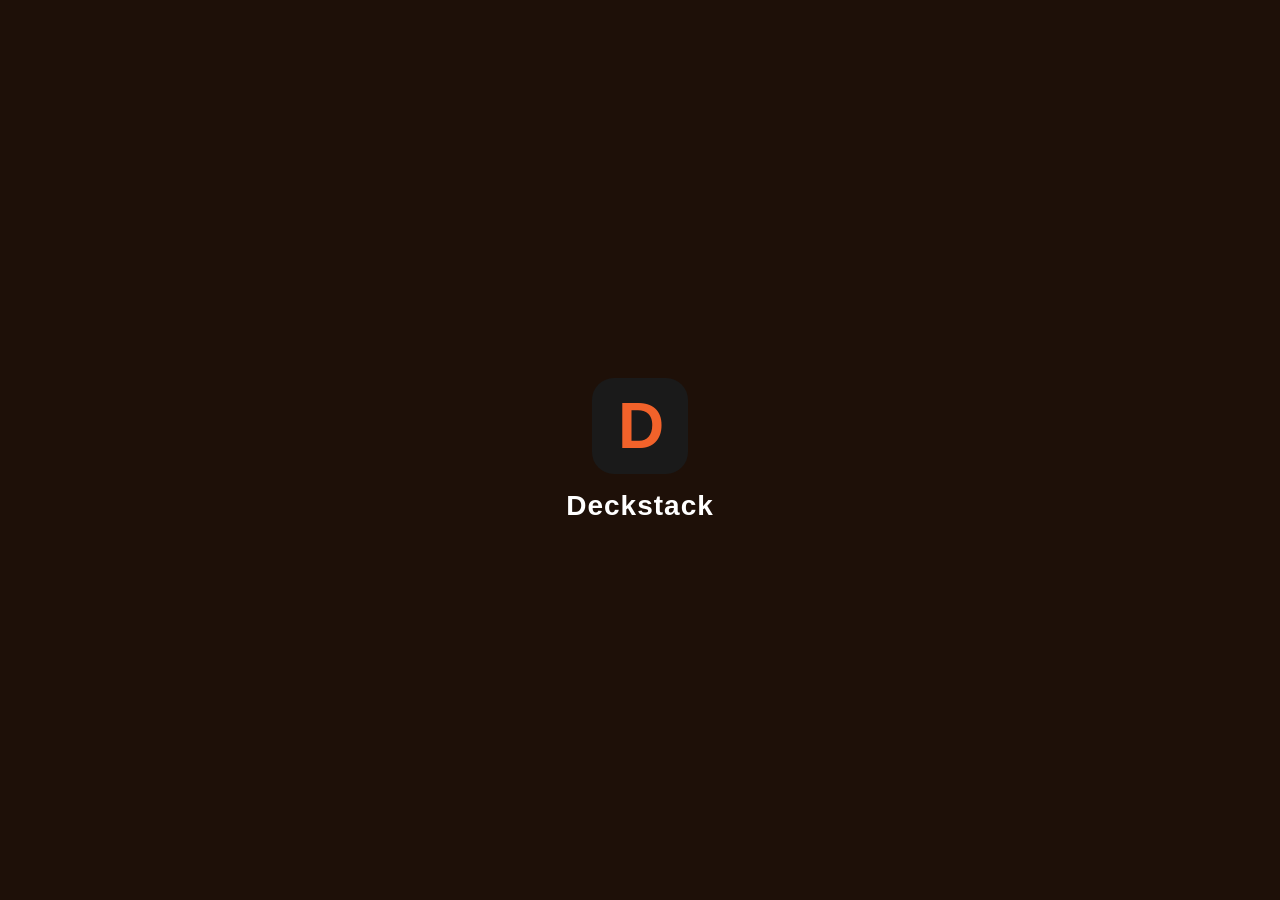
<file: index.html>
<!DOCTYPE html>
<html lang="en">
<head>
  <meta charset="UTF-8" />
  <meta name="viewport" content="width=device-width, initial-scale=1.0, user-scalable=no, viewport-fit=cover" />
  <meta name="apple-mobile-web-app-capable" content="yes" />
  <meta name="mobile-web-app-capable" content="yes" />
  <meta name="apple-mobile-web-app-status-bar-style" content="default" />
  <meta name="apple-mobile-web-app-title" content="Deckstack" />
  <link rel="manifest" href="manifest.json?v=13008" />
  <title>Deckstack</title>
  <link rel="apple-touch-icon" href="apple-touch-icon.png">
  <link rel="stylesheet" href="css/style.css?v=13008" />
  <link rel="stylesheet" href="css/tabler/tabler-icons.min.css?v=13008" />
</head>
<body>

<!-- SPLASH SCREEN -->
<div id="splashScreen">
  <div id="splashLogo">D</div>
  <div id="splashName">Deckstack</div>
</div>

<!-- ONBOARDING (first run only) -->
<div id="onboardingScreen" style="display:none;">
  <div class="ob-top">
    <div class="ob-dots" id="obDots"></div>
    <button class="ob-skip" id="obSkipBtn">Skip</button>
  </div>

  <!-- Step 1 — Welcome -->
  <div class="ob-step" data-step="0">
    <div class="ob-logo">D</div>
    <h1 class="ob-title">Welcome to Deckstack</h1>
    <p class="ob-text">You've read the books. You know the advice.<br><strong>Deckstack is where you practice it.</strong></p>
    <p class="ob-text ob-text--dim">Communication strategies you rehearse like flashcards — so they're actually there when a real conversation needs them.</p>
  </div>

  <!-- Step 2 — Habit question -->
  <div class="ob-step" data-step="1" style="display:none;">
    <h2 class="ob-title">Be honest —</h2>
    <p class="ob-text">How often do you read great advice&hellip; and then never get to use it?</p>
    <div class="ob-options" data-key="habit" data-type="single">
      <button class="ob-option" data-val="always">All the time</button>
      <button class="ob-option" data-val="sometimes">Sometimes</button>
      <button class="ob-option" data-val="new">I'm new to this</button>
    </div>
    <p class="ob-text ob-text--dim ob-reassure" style="visibility:hidden;">That's exactly the gap Deckstack closes: knowing &rarr; doing.</p>
  </div>

  <!-- Step 3 — Interests -->
  <div class="ob-step" data-step="2" style="display:none;">
    <h2 class="ob-title">What would you like to get better at?</h2>
    <p class="ob-text ob-text--dim">Pick as many as you like.</p>
    <div class="ob-options ob-options--chips" data-key="interests" data-type="multi">
      <button class="ob-option" data-val="starting">Starting conversations</button>
      <button class="ob-option" data-val="conversation">Keeping conversations going</button>
      <button class="ob-option" data-val="listening">Listening &amp; understanding</button>
      <button class="ob-option" data-val="depth">Deeper conversations</button>
      <button class="ob-option" data-val="boundaries">Saying no &amp; asking for things</button>
      <button class="ob-option" data-val="assertive">Standing your ground under pressure</button>
      <button class="ob-option" data-val="conflict">Conflict &amp; difficult emotions</button>
      <button class="ob-option" data-val="feedback">Giving &amp; receiving feedback</button>
      <button class="ob-option" data-val="repair">Apologising &amp; repair</button>
      <button class="ob-option" data-val="persuasion">Persuading &amp; disagreeing</button>
      <button class="ob-option" data-val="storytelling">Explaining &amp; telling stories</button>
      <button class="ob-option" data-val="humour">Humour &amp; banter</button>
    </div>
  </div>

  <!-- Step 4 — Training style -->
  <div class="ob-step" data-step="3" style="display:none;">
    <h2 class="ob-title">How do you like to train?</h2>
    <div class="ob-options" data-key="style" data-type="single">
      <button class="ob-option" data-val="cards">Short, focused card sessions</button>
      <button class="ob-option" data-val="handsfree">Handsfree — while walking or doing chores</button>
      <button class="ob-option" data-val="both">Both</button>
    </div>
  </div>

  <!-- Step 5 — How it works -->
  <div class="ob-step" data-step="4" style="display:none;">
    <h2 class="ob-title">Here's the idea</h2>
    <div class="ob-how">
      <div class="ob-how-row"><span class="ob-how-num">1</span><p>Pick a strategy &mdash; like <em>starting a conversation</em> or <em>asking questions</em>.</p></div>
      <div class="ob-how-row"><span class="ob-how-num">2</span><p>A card shows you a real situation. Pause. <strong>Visualize how you'd respond.</strong></p></div>
      <div class="ob-how-row"><span class="ob-how-num">3</span><p>Flip the card for a strong example &mdash; then make it your own.</p></div>
    </div>
    <p class="ob-text ob-text--dim">A few cards a day, and the strategies start showing up in real conversations.</p>
  </div>

  <!-- Step 6 — Handsfree explainer (v1.26.40) -->
  <div class="ob-step" data-step="5" style="display:none;">
    <h2 class="ob-title">Or go handsfree</h2>
    <p class="ob-text">Train with your ears &mdash; while walking, doing dishes, or commuting.</p>
    <div class="ob-how">
      <div class="ob-how-row"><span class="ob-how-num">1</span><p>The situation on the card is <strong>read aloud</strong> to you.</p></div>
      <div class="ob-how-row"><span class="ob-how-num">2</span><p>You get <strong>thinking time</strong> to form your own response in your head.</p></div>
      <div class="ob-how-row"><span class="ob-how-num">3</span><p>Then a strong suggested response is read aloud &mdash; compare it with yours.</p></div>
    </div>
    <p class="ob-text ob-text--dim">Everything is adjustable in the handsfree settings &mdash; like how much thinking time you get, the voice, and the pace.</p>
  </div>

  <!-- Step 7 — Settling tip (v1.26.66) -->
  <div class="ob-step" data-step="6" style="display:none;">
    <h2 class="ob-title">One tip before you start</h2>
    <p class="ob-text">Don&rsquo;t use tomorrow what you only learned yesterday.</p>
    <p class="ob-text">A strategy you&rsquo;ve just met still sounds like a strategy. Let it sit, rehearse it a few times, and it starts coming out in <strong>your own voice</strong>.</p>
    <p class="ob-text ob-text--dim">Rehearse now. Use it when it stops feeling new.</p>
    <p class="ob-text ob-text--dim ob-disclaimer">Deckstack is a practice tool, not therapy or professional advice. What you say, and when you say it, is always your own call.</p>
  </div>

  <div class="ob-bottom">
    <button class="ob-next" id="obNextBtn">Continue</button>
  </div>
</div>

<!-- PACK INTRO (v1.26.44) — filled and shown by initPackIntros in app-system.js -->
<div id="packIntroScreen" style="display:none;"></div>

<div class="dashboard-screen" id="dashboardScreen">

  <!-- Hero banner: search + settings + welcome -->
  <div class="dash-hero" id="dashHero">
    <div class="home-topbar dash-topbar">
      <div class="dash-search-bar" id="dashSearchBar">
        <span class="dash-search-icon"><svg width="16" height="16" viewBox="0 0 16 16" fill="none" stroke="#aaa" stroke-width="1.8" stroke-linecap="round"><circle cx="6.5" cy="6.5" r="4.5"/><line x1="10" y1="10" x2="14" y2="14"/></svg></span>
        <input class="dash-search-input" id="dashSearchInput" type="text" placeholder="Search" autocomplete="off" autocorrect="off" spellcheck="false" />
        <button class="dash-search-clear" id="dashSearchClear" style="display:none;">&#x2715;</button>
      </div>
      <button class="topbar-btn dash-cancel-btn" id="homeSettingsBtn" title="Settings"><svg width="22" height="22" viewBox="0 0 32 32" fill="none" stroke="currentColor" stroke-width="1.8" stroke-linecap="round" stroke-linejoin="round" aria-hidden="true"><path d="M13 4.5h6l.7 3a7.5 7.5 0 0 1 2.3 1.35l2.9-.9 3 5.2-2.3 1.8a7.5 7.5 0 0 1 0 2.1l2.3 1.8-3 5.2-2.9-.9a7.5 7.5 0 0 1-2.3 1.35l-.7 3H13l-.7-3a7.5 7.5 0 0 1-2.3-1.35l-2.9.9-3-5.2 2.3-1.8a7.5 7.5 0 0 1 0-2.1L4.1 14.1l3-5.2 2.9.9A7.5 7.5 0 0 1 12.3 8Z"/><circle cx="16" cy="16" r="4.5"/></svg></button>
    </div>
    <!-- v1.26.66: default is the FIRST-RUN text; updateWelcome() in app-ui.js
         switches it to "Welcome back" on every later launch. -->
    <div class="dash-welcome-text" id="dashWelcomeTitle">Welcome</div>
    <div class="dash-welcome-sub" id="dashWelcomeSubtitle">Ready to train?</div>
  </div>

  <!-- Default view (shown when not searching) -->
  <div class="dashboard-scroll" id="dashScrollWrapper">
  <div id="dashDefaultView">

    <!-- Recent searches -->
    <div id="dashRecentSection" style="display:none;">
      <div class="dash-section-label">Recent searches</div>
      <div id="dashRecentList"></div>
    </div>

    <!-- Last trained pack -->
    <div id="dashLastPackSection" style="display:none;">
      <div class="dash-section-label">Continue</div>
      <div id="dashLastPackCard"></div>
      <div id="dashRecentPacksList"></div>
    </div>

    <!-- Favorite packs -->
    <div id="dashFavSection" style="display:none;">
      <div class="dash-section-label">Favorites</div>
      <div id="dashFavList"></div>
    </div>

    <!-- Recommended packs -->
    <div id="dashRecommendedSection">
      <div class="dash-section-label">Recommended</div>
      <div class="collection-card" data-key="assertive" data-label="The Assertive Four" id="dashRecAssertive">
        <div><div class="collection-name">The Assertive Four</div><div class="collection-meta">Start here · Core social skill</div></div>
        <div class="collection-arrow">›</div>
      </div>
      <div class="collection-card" data-key="conversational" data-label="Conversational Skills" id="dashRecConversational">
        <div><div class="collection-name">Conversational Skills</div><div class="collection-meta">Recommended · Everyday use</div></div>
        <div class="collection-arrow">›</div>
      </div>
      <div class="collection-card" data-key="humour" data-label="Humour Practise" id="dashRecHumour">
        <div><div class="collection-name">Humour Practise</div><div class="collection-meta">Popular · Build social ease</div></div>
        <div class="collection-arrow">›</div>
      </div>
    </div>

    <!-- Streak card (v1.26.37) — shown when progress tracking is on and streak >= 1 -->
    <div id="dashStreakSection" style="display:none;">
      <div class="dash-section-label">Your streak</div>
      <div class="dash-streak-card">
        <div class="dash-streak-flame">&#x1F525;</div>
        <div>
          <div class="dash-streak-count" id="dashStreakCount"></div>
          <div class="dash-streak-sub" id="dashStreakSub"></div>
        </div>
      </div>
    </div>
  </div>

  <!-- Search results view (shown when searching) -->
  <div id="dashSearchView" style="display:none;">
    <div class="dash-section-label" style="margin-top:16px;">Results</div>
    <div id="dashSearchResults"></div>
    <div id="dashNoResults" style="display:none;">
      <div class="dash-noresults">No packs found</div>
    </div>
  </div>
  </div><!-- end dashboard-scroll -->

</div>

<!-- PROGRESS SCREEN -->
<div class="progress-screen" id="progressScreen">

  <!-- Banner -->
  <div class="lib-banner prog-banner">
    <div class="lib-banner-title">Progress</div>
    <button class="lib-banner-btn" id="progressSettingsBtn" title="Progress settings"><svg width="22" height="22" viewBox="0 0 32 32" fill="none" stroke="currentColor" stroke-width="1.8" stroke-linecap="round" stroke-linejoin="round" aria-hidden="true"><path d="M13 4.5h6l.7 3a7.5 7.5 0 0 1 2.3 1.35l2.9-.9 3 5.2-2.3 1.8a7.5 7.5 0 0 1 0 2.1l2.3 1.8-3 5.2-2.9-.9a7.5 7.5 0 0 1-2.3 1.35l-.7 3H13l-.7-3a7.5 7.5 0 0 1-2.3-1.35l-2.9.9-3-5.2 2.3-1.8a7.5 7.5 0 0 1 0-2.1L4.1 14.1l3-5.2 2.9.9A7.5 7.5 0 0 1 12.3 8Z"/><circle cx="16" cy="16" r="4.5"/></svg></button>
  </div>

  <!-- Scrollable content -->
  <div class="progress-scroll" id="progressScroll">


    <!-- Disabled state -->
    <div id="progressDisabledMsg" style="display:none;">
      <div class="placeholder-block">
        <div class="placeholder-title">Tracking is off</div>
        <div class="placeholder-text">Enable progress tracking in ⚙️ to start recording your training.</div>
      </div>
    </div>

    <!-- Active state — "Goal first" layout (v1.29.52). Every day is a ring
         that fills toward the daily goal; rendered by renderProgress() and
         renderCalendar() in app-ui.js from prog_sessions. -->
    <div id="progressContent">

      <!-- Today -->
      <div class="pg-card pg-hero">
        <div class="pg-hero-ring">
          <svg viewBox="0 0 168 168" aria-hidden="true">
            <circle class="pg-ring-track" cx="84" cy="84" r="72" stroke-width="14" />
            <circle class="pg-ring-fill" id="pgTodayRing" cx="84" cy="84" r="72" stroke-width="14"
              stroke-dasharray="452.4" stroke-dashoffset="452.4" transform="rotate(-90 84 84)" />
          </svg>
          <div class="pg-hero-center">
            <div class="pg-hero-num"><span id="pgTodayMin">0</span><span class="pg-hero-of" id="pgTodayOf"></span></div>
            <div class="pg-hero-lbl">minutes today</div>
          </div>
        </div>
        <div class="pg-hero-msg" id="pgTodayMsg">&nbsp;</div>
        <div class="pg-weekrings" id="pgWeekRings"></div>
      </div>

      <!-- This week: weekly goal, goal days, streak -->
      <div class="pg-card pg-week">
        <div class="pg-week-head">
          <div class="pg-week-title">This week</div>
          <div class="pg-week-val"><span id="pgWeekMin">0</span><span class="pg-dim" id="pgWeekOf"> / 60 min</span></div>
        </div>
        <div class="pg-bar"><div class="pg-bar-fill" id="pgWeekBar"></div></div>
        <div class="pg-week-foot">
          <span id="pgWeekMsg">&nbsp;</span>
          <span class="pg-streak"><i class="ti ti-flame" aria-hidden="true"></i><strong id="progStreakNum">No streak yet</strong><span class="pg-dim">&nbsp;· best <span id="progStreakBest">0</span></span></span>
        </div>
        <div class="pg-week-days" id="pgWeekGoalDays">&nbsp;</div>
      </div>

      <!-- Calendar -->
      <div class="pg-card pg-cal">
        <div class="prog-cal-head">
          <button type="button" class="prog-cal-nav" id="progCalPrev" aria-label="Previous period">&#8249;</button>
          <button type="button" class="prog-cal-title" id="progCalTitle">&nbsp;</button>
          <button type="button" class="prog-cal-nav" id="progCalNext" aria-label="Next period">&#8250;</button>
        </div>
        <div class="pg-cal-grid" id="progCalGrid"></div>
        <div class="pg-cal-sum" id="pgCalSum">&nbsp;</div>
      </div>

      <!-- Where the time went — follows the calendar's period -->
      <div class="pg-card pg-time">
        <div class="pg-time-head">
          <div class="pg-time-title">Where your time went</div>
          <div class="pg-seg" role="group" aria-label="Period">
            <button type="button" class="pg-seg-btn active" data-period="week">Week</button>
            <button type="button" class="pg-seg-btn" data-period="month">Month</button>
          </div>
        </div>
        <div class="pg-dim pg-time-period" id="pgTimePeriod">&nbsp;</div>
        <div class="pg-tabs" role="tablist">
          <button type="button" class="pg-tab active" data-split="topics" role="tab">Topics</button>
          <button type="button" class="pg-tab" data-split="packs" role="tab">Packs</button>
        </div>
        <div class="pg-rows" id="progBars"></div>
        <div class="prog-no-data" id="progBarsEmpty" style="display:none;">No training in this period.</div>
      </div>

      <!-- All time -->
      <div class="pg-card pg-totals">
        <div><div class="pg-total-num" id="progTotalMin">0</div><div class="pg-total-lbl">minutes</div></div>
        <div><div class="pg-total-num" id="progTotalGoalDays">0</div><div class="pg-total-lbl">goal days</div></div>
        <div><div class="pg-total-num" id="progTotalSessions">0</div><div class="pg-total-lbl">sessions</div></div>
      </div>

    </div><!-- end progressContent -->
  </div><!-- end progress-scroll -->
</div>

<!-- PROGRESS SETTINGS OVERLAY -->
<div class="settings-overlay" id="progressSettingsOverlay">
  <div class="settings-panel">
    <div class="settings-title">Progress Settings</div>
    <div class="settings-row">
      <label>Enable tracking</label>
      <label class="toggle"><input type="checkbox" id="progTrackingToggle" /><span class="toggle-slider"></span></label>
    </div>
    <div id="progSettingsBody">
      <div class="settings-row" data-help="streakMode">
        <label>Count streak when</label>
      </div>
      <div class="settings-row prog-indent">
        <label class="settings-radio-label">
          <input type="radio" name="streakMode" value="goal" id="streakModeGoal" checked /> Reached my daily goal
        </label>
      </div>
      <div class="settings-row prog-indent">
        <label class="settings-radio-label">
          <input type="radio" name="streakMode" value="card" id="streakModeCard" /> Flipped at least 1 card
        </label>
      </div>
      <div class="settings-row prog-indent">
        <label class="settings-radio-label">
          <input type="radio" name="streakMode" value="time" id="streakModeTime" /> Trained at least
          <input type="number" id="streakMinThreshold" class="prog-num-input" value="5" min="1" max="60" /> min
        </label>
      </div>
      <div class="settings-row">
        <label>Weekly goal</label>
        <select id="progWeeklyGoalSelect" class="prog-select">
          <option value="30">30 min</option>
          <option value="60" selected>60 min</option>
          <option value="90">90 min</option>
          <option value="120">120 min</option>
          <option value="custom">Custom...</option>
        </select>
      </div>
      <div class="settings-row" id="progWeeklyCustomRow" style="display:none;">
        <label>Custom (minutes)</label>
        <input type="number" id="progWeeklyCustom" class="prog-num-input" value="60" min="1" max="999" />
      </div>
      <div class="settings-row">
        <label>Daily goal</label>
        <select id="progDailyGoalSelect" class="prog-select">
          <option value="none" selected>None</option>
          <option value="5">5 min</option>
          <option value="10">10 min</option>
          <option value="15">15 min</option>
          <option value="20">20 min</option>
          <option value="custom">Custom...</option>
        </select>
      </div>
      <div class="settings-row" id="progDailyCustomRow" style="display:none;">
        <label>Custom (minutes)</label>
        <input type="number" id="progDailyCustom" class="prog-num-input" value="10" min="1" max="999" />
      </div>
      <div class="settings-row">
        <button id="progResetBtn" class="prog-reset-btn">Reset all progress data…</button>
      </div>
    </div>
    <div class="settings-version">v1.26.44</div>
    <button class="settings-close" id="progressSettingsClose">Done</button>
  </div>
</div>

<!-- PROGRESS DETAIL OVERLAY (v1.26.49) — day / week / month breakdown -->
<div class="settings-overlay" id="progDetailOverlay">
  <div class="settings-panel">
    <div class="settings-title" id="progDetailTitle">&nbsp;</div>
    <div id="progDetailBody"></div>
    <button class="settings-close" id="progDetailClose">Close</button>
  </div>
</div>

<!-- UPGRADE SCREEN -->
<div class="upgrade-screen" id="upgradeScreen">

  <div class="upgrade-scroll">

    <div class="upgrade-hero">
      <div class="upgrade-hero-title">Deckstack Pro</div>
      <div class="upgrade-hero-sub">The whole library, and every training mode</div>
    </div>

    <!-- PLANS -->
    <div class="upgrade-price-card">
      <div class="upgrade-trial">
        <div class="upgrade-trial-title">Start with a free week</div>
        <div class="upgrade-trial-sub">Full Pro access for 7 days. Cancel any time before it ends.</div>
      </div>
      <button class="upgrade-cta-btn" id="upgradeCtaBtn">Start 1 week free trial</button>
      <div class="upgrade-cta-sub">Payment not yet available · coming soon</div>

      <div class="upgrade-plans">
        <div class="upgrade-plan">
          <div class="upgrade-plan-name">One year</div>
          <div class="upgrade-plan-price">149 kr</div>
          <div class="upgrade-plan-note">Renews yearly</div>
        </div>
        <div class="upgrade-plan upgrade-plan--alt">
          <div class="upgrade-plan-name">Lifetime</div>
          <div class="upgrade-plan-price">499 kr</div>
          <div class="upgrade-plan-note">Pay once</div>
        </div>
      </div>
      <div class="upgrade-plan-foot">After the trial, choose the plan that suits you.</div>
    </div>

    <!-- WHAT YOU GET -->
    <div class="upgrade-section-label">What you get</div>

    <div class="upgrade-feature-card">
      <div class="upgrade-feature-row">
        <div class="upgrade-feature-icon"><i class="ti ti-cards" aria-hidden="true"></i></div>
        <div class="upgrade-feature-text">
          <div class="upgrade-feature-name">41 more packs</div>
          <div class="upgrade-feature-desc">Ending Conversations, Compliments, Explain Things, Deep Questions, Making Requests, Asking for Permission and thirty-five more, across every topic in the library</div>
        </div>
      </div>
      <div class="upgrade-feature-row">
        <div class="upgrade-feature-icon"><i class="ti ti-trophy" aria-hidden="true"></i></div>
        <div class="upgrade-feature-text">
          <div class="upgrade-feature-name">Every training mode</div>
          <div class="upgrade-feature-desc">Sequences, Challenges, Mindset and Collections, plus the Handsfree version of all six</div>
        </div>
      </div>
      <!-- v1.30.05 (Rikard 2026-10-29) — studio voices are a Pro benefit -->
      <div class="upgrade-feature-row">
        <div class="upgrade-feature-icon"><i class="ti ti-headphones" aria-hidden="true"></i></div>
        <div class="upgrade-feature-text">
          <div class="upgrade-feature-name">Studio voices for handsfree</div>
          <div class="upgrade-feature-desc">Natural recorded voices that read the cards aloud, downloaded once and played offline. More packs get them over time</div>
        </div>
      </div>
      <div class="upgrade-feature-row">
        <div class="upgrade-feature-icon"><i class="ti ti-layers-intersect" aria-hidden="true"></i></div>
        <div class="upgrade-feature-text">
          <div class="upgrade-feature-name">More to practise per strategy</div>
          <div class="upgrade-feature-desc">The Pro input bundle adds further situations to each strategy, so you keep meeting new material</div>
        </div>
      </div>
      <div class="upgrade-feature-row upgrade-feature-row--last">
        <div class="upgrade-feature-icon"><i class="ti ti-layout-grid" aria-hidden="true"></i></div>
        <div class="upgrade-feature-text">
          <div class="upgrade-feature-name">More programs</div>
          <div class="upgrade-feature-desc">Structured paths that unlock a step at a time as you pass each checkpoint</div>
        </div>
      </div>
    </div>

    <!-- COMPARISON -->
    <div class="upgrade-section-label">Free vs Pro</div>

    <div class="upgrade-compare-card">
      <div class="upgrade-compare-header">
        <div class="upgrade-compare-col-label"></div>
        <div class="upgrade-compare-col-label">Free</div>
        <div class="upgrade-compare-col-label upgrade-compare-col-label--pro">Pro</div>
      </div>
      <div class="upgrade-compare-row">
        <div class="upgrade-compare-item">First Strategies, Starting Conversations &mdash; Pt. 1, Names and Introductions, Talking About Yourself, Show Understanding, Describe Things, Saying No</div>
        <div class="upgrade-compare-check"><i class="ti ti-check" aria-hidden="true"></i></div>
        <div class="upgrade-compare-check upgrade-compare-check--pro"><i class="ti ti-check" aria-hidden="true"></i></div>
      </div>
      <div class="upgrade-compare-row">
        <div class="upgrade-compare-item">The Conversation Foundations program</div>
        <div class="upgrade-compare-check"><i class="ti ti-check" aria-hidden="true"></i></div>
        <div class="upgrade-compare-check upgrade-compare-check--pro"><i class="ti ti-check" aria-hidden="true"></i></div>
      </div>
      <div class="upgrade-compare-row">
        <div class="upgrade-compare-item">The other 41 packs</div>
        <div class="upgrade-compare-check upgrade-compare-check--no"><i class="ti ti-x" aria-hidden="true"></i></div>
        <div class="upgrade-compare-check upgrade-compare-check--pro"><i class="ti ti-check" aria-hidden="true"></i></div>
      </div>
      <div class="upgrade-compare-row">
        <div class="upgrade-compare-item">Single Strategy &amp; Memorize everywhere</div>
        <div class="upgrade-compare-check"><i class="ti ti-check" aria-hidden="true"></i></div>
        <div class="upgrade-compare-check upgrade-compare-check--pro"><i class="ti ti-check" aria-hidden="true"></i></div>
      </div>
      <div class="upgrade-compare-row">
        <div class="upgrade-compare-item">Challenges, Mindset, Collections, Sequences</div>
        <div class="upgrade-compare-check upgrade-compare-check--no" style="font-size:11px;font-weight:700;">First Strategies only</div>
        <div class="upgrade-compare-check upgrade-compare-check--pro"><i class="ti ti-check" aria-hidden="true"></i></div>
      </div>
      <div class="upgrade-compare-row">
        <div class="upgrade-compare-item">Pro input bundle on every strategy</div>
        <div class="upgrade-compare-check upgrade-compare-check--no"><i class="ti ti-x" aria-hidden="true"></i></div>
        <div class="upgrade-compare-check upgrade-compare-check--pro"><i class="ti ti-check" aria-hidden="true"></i></div>
      </div>
      <div class="upgrade-compare-row">
        <div class="upgrade-compare-item">All Handsfree modes</div>
        <div class="upgrade-compare-check upgrade-compare-check--no" style="font-size:11px;font-weight:700;">First Strategies only</div>
        <div class="upgrade-compare-check upgrade-compare-check--pro"><i class="ti ti-check" aria-hidden="true"></i></div>
      </div>
      <div class="upgrade-compare-row upgrade-compare-row--last">
        <div class="upgrade-compare-item">Studio voices in Handsfree</div>
        <div class="upgrade-compare-check upgrade-compare-check--no" style="font-size:11px;font-weight:700;">First Strategies only</div>
        <div class="upgrade-compare-check upgrade-compare-check--pro"><i class="ti ti-check" aria-hidden="true"></i></div>
      </div>
    </div>

    <div class="upgrade-footer">First Strategies is free with every mode unlocked, so you can see what the other five are before deciding. Some packs and programs sit outside Pro and are bought separately in Extended.</div>
    <p class="legal-links legal-links--store" data-legal-links hidden></p>

  </div>
</div>

<!-- EXTENDED STORE SCREEN -->
<div class="extended-screen" id="extendedScreen" style="display:none;">
  <div class="extended-scroll">

    <div class="extended-hero">
      <div class="extended-hero-icon"><i class="ti ti-diamond" aria-hidden="true"></i></div>
      <div class="extended-hero-title">Extended</div>
      <div class="extended-hero-sub">Extra packs and input bundles, available individually</div>
    </div>

    <div class="ext-lifetime-card" id="extLifetimeCard"></div>

    <div class="ext-search-wrap">
      <input type="text" id="extSearchInput" class="ext-search-input" placeholder="Search — or enter a code" autocomplete="off" />
    </div>
    <div id="extSearchResults"></div>

    <div id="extBrowse">
      <div class="extended-section-label" id="extSecPacks">Extra Packs</div>
      <div id="extPackList"></div>
      <button class="ext-load-more" id="extMorePacks" style="display:none;">Load more packs</button>

      <div class="extended-section-label" id="extSecPrograms">Extra Programs</div>
      <div id="extProgramList"></div>
      <button class="ext-load-more" id="extMorePrograms" style="display:none;">Load more programs</button>

      <div class="extended-section-label" id="extSecBundles">Extra Input Bundles</div>
      <div id="extBundleList"></div>
      <button class="ext-load-more" id="extMoreBundles" style="display:none;">Load more bundles</button>

      <div class="extended-section-label" id="extSecKits">Kits</div>
      <div id="extKitList"></div>
      <button class="ext-load-more" id="extMoreKits" style="display:none;">Load more kits</button>
    </div>

    <div class="extended-footer">Content added regularly. Purchases are permanent, but you need an active Pro plan to access Extended material.</div>
    <p class="legal-links legal-links--store" data-legal-links hidden></p>

  </div>
</div>

<!-- LIBRARY SCREEN (pack list) -->
<div class="home-screen" id="homeScreen" style="display:none;">
  <div class="lib-banner">
    <button class="lib-banner-btn lib-banner-back" id="libBannerBackBtn" style="display:none;" title="Back">&#8592;</button>
    <div class="lib-banner-title" id="libBannerTitle">Packs</div>
    <button class="lib-banner-btn" id="libBannerPlusBtn" style="display:none;" title="Add">+</button>
    <button class="lib-banner-btn lib-banner-edit" id="libBannerEditBtn" style="display:none;">Edit</button>
  </div>

  <!-- Sub-nav -->
  <div class="library-subnav" id="librarySubnav">
    <button class="library-subnav-btn active" data-lib-tab="packs">Packs</button>
    <button class="library-subnav-btn" data-lib-tab="topics">Topics</button>
    <button class="library-subnav-btn" data-lib-tab="programs">Programs</button>
    <button class="library-subnav-btn" data-lib-tab="folders">Folders</button>
    <button class="library-subnav-btn" data-lib-tab="favorites">Favorites</button>
  </div>

  <!-- Tab: Packs -->
  <div class="library-tab-content" id="libTabPacks">
    <div class="tab-info">Available packs</div>
    <div class="collection-card" id="collectionAssertive" data-key="assertive" data-label="The Assertive Four">
      <div><div class="collection-name">The Assertive Four</div><div class="collection-meta">4 strategies &nbsp;·&nbsp; Flashcard mode</div></div>
      <div class="collection-arrow">›</div>
    </div>
    <div class="collection-card" id="collectionHumour" data-key="humour" data-label="Humour Practise">
      <div><div class="collection-name">Humour Practise</div><div class="collection-meta">4 strategies &nbsp;·&nbsp; Flashcard mode</div></div>
      <div class="collection-arrow">›</div>
    </div>
    <div class="collection-card" id="collectionTeasing" data-key="teasing" data-label="Teasing &amp; Playfulness">
      <div><div class="collection-name">Teasing &amp; Playfulness</div><div class="collection-meta">7 strategies &nbsp;·&nbsp; Flashcard mode</div></div>
      <div class="collection-arrow">›</div>
    </div>
    <div class="collection-card" id="collectionCriticism" data-key="criticism" data-label="Criticism &amp; Correction">
      <div><div class="collection-name">Criticism &amp; Correction</div><div class="collection-meta">4 strategies &nbsp;·&nbsp; Flashcard mode</div></div>
      <div class="collection-arrow">›</div>
    </div>
    <div class="collection-card" id="collectionConversational" data-key="conversational" data-label="Conversational Skills">
      <div><div class="collection-name">Conversational Skills</div><div class="collection-meta">2 collections &nbsp;·&nbsp; Collections mode</div></div>
      <div class="collection-arrow">›</div>
    </div>
    <div class="collection-card" id="collectionConversationalDepth" data-key="conversationaldepth" data-label="Conversational Depth">
      <div><div class="collection-name">Conversational Depth</div><div class="collection-meta">4 strategies &nbsp;·&nbsp; Flashcard mode</div></div>
      <div class="collection-arrow">›</div>
    </div>
    <div class="collection-card" id="collectionCompliments" data-key="compliments" data-label="Compliments &amp; Appreciation">
      <div><div class="collection-name">Compliments &amp; Appreciation</div><div class="collection-meta">3 strategies &nbsp;·&nbsp; Flashcard mode</div></div>
      <div class="collection-arrow">›</div>
    </div>
    <div class="collection-card" id="collectionSelfHumour" data-key="selfhumour" data-label="Self Humour &amp; Playfulness">
      <div><div class="collection-name">Self Humour &amp; Playfulness</div><div class="collection-meta">4 strategies &nbsp;·&nbsp; Flashcard mode</div></div>
      <div class="collection-arrow">›</div>
    </div>
    <div class="collection-card" id="collectionStartingConnecting" data-key="startingconnecting" data-label="Starting &amp; Connecting">
      <div><div class="collection-name">Starting &amp; Connecting</div><div class="collection-meta">4 strategies &nbsp;·&nbsp; Flashcard mode</div></div>
      <div class="collection-arrow">›</div>
    </div>
    <div class="collection-card" id="collectionListeningResponding" data-key="listeningresponding" data-label="Listening &amp; Responding">
      <div><div class="collection-name">Listening &amp; Responding</div><div class="collection-meta">4 strategies &nbsp;·&nbsp; Flashcard mode</div></div>
      <div class="collection-arrow">›</div>
    </div>
    <div class="collection-card" id="collectionInfluenceFraming" data-key="influenceframing" data-label="Influence &amp; Framing">
      <div><div class="collection-name">Influence &amp; Framing</div><div class="collection-meta">4 strategies &nbsp;·&nbsp; Flashcard mode</div></div>
      <div class="collection-arrow">›</div>
    </div>
    <div class="collection-card collection-card--extended" id="collectionStorytelling" data-key="storytelling" data-label="Storytelling" style="display:none;">
      <div><div class="collection-name">Storytelling</div><div class="collection-meta">1 strategy &nbsp;·&nbsp; Flashcard mode</div></div>
      <div class="collection-arrow">›</div>
    </div>
    <div class="collection-card" id="collectionHumourPractise" data-key="humourpractise" data-label="Humour Practise (new)">
      <div><div class="collection-name">Humour Practise (new)</div><div class="collection-meta">5 strategies &nbsp;·&nbsp; Flashcard mode</div></div>
      <div class="collection-arrow">›</div>
    </div>
    <div class="collection-card" id="collectionTransitions" data-key="transitions" data-label="Transitions">
      <div><div class="collection-name">Transitions</div><div class="collection-meta">4 strategies &nbsp;·&nbsp; Flashcard mode</div></div>
      <div class="collection-arrow">›</div>
    </div>
    <div class="collection-card" id="collectionSpeakingUpInGroups" data-key="speakingupingroups" data-label="Speaking Up in Groups">
      <div><div class="collection-name">Speaking Up in Groups</div><div class="collection-meta">2 strategies &nbsp;·&nbsp; Flashcard mode</div></div>
      <div class="collection-arrow">›</div>
    </div>
    <div class="collection-card" id="collectionPlayfulRefusals" data-key="playfulrefusals" data-label="Playful Refusals">
      <div><div class="collection-name">Playful Refusals</div><div class="collection-meta">2 strategies &nbsp;·&nbsp; Flashcard mode</div></div>
      <div class="collection-arrow">›</div>
    </div>
    <div class="collection-card" id="collectionSetupStatement" data-key="setupstatement" data-label="Setup Statement">
      <div><div class="collection-name">Setup Statement</div><div class="collection-meta">5 strategies &nbsp;·&nbsp; Flashcard mode</div></div>
      <div class="collection-arrow">›</div>
    </div>
    <div class="collection-card collection-card--extended" id="collectionApologizing2" data-key="apologizing2" data-label="Apologizing — Pt. 2" style="display:none;">
      <div><div class="collection-name">Apologizing — Pt. 2</div><div class="collection-meta">5 strategies &nbsp;·&nbsp; Flashcard mode</div></div>
      <div class="collection-arrow">›</div>
    </div>
    <div class="collection-card" id="collectionStartingConversations3" data-key="startingconversations3" data-label="Starting Conversations — Pt. 3">
      <div><div class="collection-name">Starting Conversations — Pt. 3</div><div class="collection-meta">4 strategies &nbsp;·&nbsp; Flashcard mode</div></div>
      <div class="collection-arrow">›</div>
    </div>
    <div class="collection-card" id="collectionEndingConversations" data-key="endingconversations" data-label="Ending Conversations">
      <div><div class="collection-name">Ending Conversations</div><div class="collection-meta">7 strategies &nbsp;·&nbsp; Flashcard mode</div></div>
      <div class="collection-arrow">›</div>
    </div>
    <div class="collection-card" id="collectionReactingToUnexpectedStatements" data-key="reactingtounexpectedstatements" data-label="Reacting to Unexpected Statements">
      <div><div class="collection-name">Reacting to Unexpected Statements</div><div class="collection-meta">5 strategies &nbsp;·&nbsp; Flashcard mode</div></div>
      <div class="collection-arrow">›</div>
    </div>
    <div class="collection-card" id="collectionDeepQuestions" data-key="deepquestions" data-label="Deep Questions">
      <div><div class="collection-name">Deep Questions</div><div class="collection-meta">5 strategies &nbsp;·&nbsp; Flashcard mode</div></div>
      <div class="collection-arrow">›</div>
    </div>
    <div class="collection-card" id="collectionHowToInterrupt" data-key="howtointerrupt" data-label="How to Interrupt">
      <div><div class="collection-name">How to Interrupt</div><div class="collection-meta">5 strategies &nbsp;·&nbsp; Flashcard mode</div></div>
      <div class="collection-arrow">›</div>
    </div>
    <div class="collection-card" id="collectionHandleInterruptions" data-key="handleinterruptions" data-label="Handle Interruptions">
      <div><div class="collection-name">Handle Interruptions</div><div class="collection-meta">5 strategies &nbsp;·&nbsp; Flashcard mode</div></div>
      <div class="collection-arrow">›</div>
    </div>
    <div class="collection-card" id="collectionValidation" data-key="validation" data-label="Validation">
      <div><div class="collection-name">Validation</div><div class="collection-meta">3 strategies &nbsp;·&nbsp; Flashcard mode</div></div>
      <div class="collection-arrow">›</div>
    </div>
    <div class="collection-card" id="collectionSupportingConversations" data-key="supportingconversations" data-label="Supporting Conversations">
      <div><div class="collection-name">Supporting Conversations</div><div class="collection-meta">5 strategies &nbsp;·&nbsp; Flashcard mode</div></div>
      <div class="collection-arrow">›</div>
    </div>
    <div class="collection-card" id="collectionDescribeThings" data-key="describethings" data-label="Describe Things">
      <div><div class="collection-name">Describe Things</div><div class="collection-meta">5 strategies &nbsp;·&nbsp; Flashcard mode</div></div>
      <div class="collection-arrow">›</div>
    </div>
    <div class="collection-card" id="collectionExplainThings" data-key="explainthings" data-label="Explain Things">
      <div><div class="collection-name">Explain Things</div><div class="collection-meta">3 strategies &nbsp;·&nbsp; Flashcard mode</div></div>
      <div class="collection-arrow">›</div>
    </div>
    <div class="collection-card" id="collectionGivingExamples" data-key="givingexamples" data-label="Giving Examples">
      <div><div class="collection-name">Giving Examples</div><div class="collection-meta">5 strategies &nbsp;·&nbsp; Flashcard mode</div></div>
      <div class="collection-arrow">›</div>
    </div>
    <div class="collection-card" id="collectionStorytellingWithTheSixWS" data-key="storytellingwiththesixws" data-label="Storytelling with the Six W's">
      <div><div class="collection-name">Storytelling with the Six W's</div><div class="collection-meta">6 strategies &nbsp;·&nbsp; Flashcard mode</div></div>
      <div class="collection-arrow">›</div>
    </div>
    <div class="collection-card" id="collectionStoriesInConversation" data-key="storiesinconversation" data-label="Stories in Conversation">
      <div><div class="collection-name">Stories in Conversation</div><div class="collection-meta">7 strategies &nbsp;·&nbsp; Flashcard mode</div></div>
      <div class="collection-arrow">›</div>
    </div>
    <div class="collection-card" id="collectionPraiseAndEncouragement" data-key="praiseandencouragement" data-label="Praise and Encouragement">
      <div><div class="collection-name">Praise and Encouragement</div><div class="collection-meta">5 strategies &nbsp;·&nbsp; Flashcard mode</div></div>
      <div class="collection-arrow">›</div>
    </div>
    <div class="collection-card" id="collectionGivingCriticism" data-key="givingcriticism" data-label="Giving Criticism">
      <div><div class="collection-name">Giving Criticism</div><div class="collection-meta">8 strategies &nbsp;·&nbsp; Flashcard mode</div></div>
      <div class="collection-arrow">›</div>
    </div>
    <div class="collection-card" id="collectionReceivingFeedbackAndCriticism" data-key="receivingfeedbackandcriticism" data-label="Receiving Feedback and Criticism">
      <div><div class="collection-name">Receiving Feedback and Criticism</div><div class="collection-meta">5 strategies &nbsp;·&nbsp; Flashcard mode</div></div>
      <div class="collection-arrow">›</div>
    </div>
    <div class="collection-card" id="collectionApologizing1" data-key="apologizing1" data-label="Apologizing — Pt. 1">
      <div><div class="collection-name">Apologizing — Pt. 1</div><div class="collection-meta">4 strategies &nbsp;·&nbsp; Flashcard mode</div></div>
      <div class="collection-arrow">›</div>
    </div>
    <div class="collection-card" id="collectionAgreeing" data-key="agreeing" data-label="Agreeing">
      <div><div class="collection-name">Agreeing</div><div class="collection-meta">4 strategies &nbsp;·&nbsp; Flashcard mode</div></div>
      <div class="collection-arrow">›</div>
    </div>
    <div class="collection-card" id="collectionDisagreeing" data-key="disagreeing" data-label="Disagreeing">
      <div><div class="collection-name">Disagreeing</div><div class="collection-meta">4 strategies &nbsp;·&nbsp; Flashcard mode</div></div>
      <div class="collection-arrow">›</div>
    </div>
    <div class="collection-card" id="collectionPersuasionAndInfluence1" data-key="persuasionandinfluence1" data-label="Persuasion and Influence — Pt. 1">
      <div><div class="collection-name">Persuasion and Influence — Pt. 1</div><div class="collection-meta">4 strategies &nbsp;·&nbsp; Flashcard mode</div></div>
      <div class="collection-arrow">›</div>
    </div>
    <div class="collection-card" id="collectionPersuasionAndInfluence2" data-key="persuasionandinfluence2" data-label="Persuasion and Influence — Pt. 2">
      <div><div class="collection-name">Persuasion and Influence — Pt. 2</div><div class="collection-meta">4 strategies &nbsp;·&nbsp; Flashcard mode</div></div>
      <div class="collection-arrow">›</div>
    </div>
    <div class="collection-card" id="collectionNegotiationAndCompromise" data-key="negotiationandcompromise" data-label="Negotiation and Compromise">
      <div><div class="collection-name">Negotiation and Compromise</div><div class="collection-meta">7 strategies &nbsp;·&nbsp; Flashcard mode</div></div>
      <div class="collection-arrow">›</div>
    </div>
    <div class="collection-card" id="collectionBrokenRecord" data-key="brokenrecord" data-label="Broken Record">
      <div><div class="collection-name">Broken Record</div><div class="collection-meta">8 strategies &nbsp;·&nbsp; Flashcard mode</div></div>
      <div class="collection-arrow">›</div>
    </div>
    <div class="collection-card" id="collectionRespondingToPassiveAggression" data-key="respondingtopassiveaggression" data-label="Responding to Passive Aggression — Pt. 1">
      <div><div class="collection-name">Responding to Passive Aggression — Pt. 1</div><div class="collection-meta">6 strategies &nbsp;·&nbsp; Flashcard mode</div></div>
      <div class="collection-arrow">›</div>
    </div>
    <div class="collection-card" id="collectionMakingRequests" data-key="makingrequests" data-label="Making Requests">
      <div><div class="collection-name">Making Requests</div><div class="collection-meta">7 strategies &nbsp;·&nbsp; Flashcard mode</div></div>
      <div class="collection-arrow">›</div>
    </div>
    <div class="collection-card" id="collectionSayingNo" data-key="sayingno" data-label="Saying No">
      <div><div class="collection-name">Saying No</div><div class="collection-meta">6 strategies &nbsp;·&nbsp; Flashcard mode</div></div>
      <div class="collection-arrow">›</div>
    </div>
    <div class="collection-card" id="collectionEmotionLabellingAndRegulation" data-key="emotionlabellingandregulation" data-label="Emotion Labelling and Regulation">
      <div><div class="collection-name">Emotion Labelling and Regulation</div><div class="collection-meta">5 strategies &nbsp;·&nbsp; Flashcard mode</div></div>
      <div class="collection-arrow">›</div>
    </div>
    <div class="collection-card" id="collectionConflictEmotions" data-key="conflictemotions" data-label="Conflict Emotions">
      <div><div class="collection-name">Conflict Emotions</div><div class="collection-meta">5 strategies &nbsp;·&nbsp; Flashcard mode</div></div>
      <div class="collection-arrow">›</div>
    </div>
    <div class="collection-card" id="collectionRoleBasedHumour" data-key="rolebasedhumour" data-label="Role Based Humour">
      <div><div class="collection-name">Role Based Humour</div><div class="collection-meta">7 strategies &nbsp;·&nbsp; Flashcard mode</div></div>
      <div class="collection-arrow">›</div>
    </div>
    <div class="collection-card" id="collectionTheMasculineBlueprintPart2" data-key="masculine2" data-label="The Masculine Blueprint – Part 2">
      <div><div class="collection-name">The Masculine Blueprint – Part 2</div><div class="collection-meta">5 strategies &nbsp;·&nbsp; Flashcard mode</div></div>
      <div class="collection-arrow">›</div>
    </div>
    <div class="collection-card" id="collectionTheMasculineBlueprintPart3" data-key="masculine3" data-label="The Masculine Blueprint – Part 3">
      <div><div class="collection-name">The Masculine Blueprint – Part 3</div><div class="collection-meta">5 strategies &nbsp;·&nbsp; Flashcard mode</div></div>
      <div class="collection-arrow">›</div>
    </div>
    <div class="collection-card" id="collectionTheMasculineBlueprintPart4" data-key="masculine4" data-label="The Masculine Blueprint – Part 4">
      <div><div class="collection-name">The Masculine Blueprint – Part 4</div><div class="collection-meta">5 strategies &nbsp;·&nbsp; Flashcard mode</div></div>
      <div class="collection-arrow">›</div>
    </div>
    <div class="collection-card" id="collectionTheMasculineBlueprintPart5" data-key="masculine5" data-label="The Masculine Blueprint – Part 5">
      <div><div class="collection-name">The Masculine Blueprint – Part 5</div><div class="collection-meta">5 strategies &nbsp;·&nbsp; Flashcard mode</div></div>
      <div class="collection-arrow">›</div>
    </div>
    <div class="collection-card" id="collectionTheMasculineBlueprintPart6" data-key="masculine6" data-label="The Masculine Blueprint – Part 6">
      <div><div class="collection-name">The Masculine Blueprint – Part 6</div><div class="collection-meta">4 strategies &nbsp;·&nbsp; Flashcard mode</div></div>
      <div class="collection-arrow">›</div>
    </div>
    <div class="collection-card" id="collectionTheMasculineBlueprintSvenska" data-key="masculinesv" data-label="The Masculine Blueprint – Svenska">
      <div><div class="collection-name">The Masculine Blueprint – Svenska</div><div class="collection-meta">5 strategies &nbsp;·&nbsp; Flashcard mode</div></div>
      <div class="collection-arrow">›</div>
    </div>
    <div class="collection-card" id="collectionParenting01TheHeartOfConnection" data-key="parenting1" data-label="Parenting 01 – The Heart of Connection">
      <div><div class="collection-name">Parenting 01 – The Heart of Connection</div><div class="collection-meta">4 strategies &nbsp;·&nbsp; Flashcard mode</div></div>
      <div class="collection-arrow">›</div>
    </div>
    <div class="collection-card" id="collectionParenting02TheArchitectureOfLimits" data-key="parenting2" data-label="Parenting 02 – The Architecture of Limits">
      <div><div class="collection-name">Parenting 02 – The Architecture of Limits</div><div class="collection-meta">4 strategies &nbsp;·&nbsp; Flashcard mode</div></div>
      <div class="collection-arrow">›</div>
    </div>
    <div class="collection-card" id="collectionParenting03MasteringTheStruggle" data-key="parenting3" data-label="Parenting 03 – Mastering the Struggle">
      <div><div class="collection-name">Parenting 03 – Mastering the Struggle</div><div class="collection-meta">4 strategies &nbsp;·&nbsp; Flashcard mode</div></div>
      <div class="collection-arrow">›</div>
    </div>
    <div class="collection-card" id="collectionParenting04CalmInTheStorm" data-key="parenting4" data-label="Parenting 04 – Calm in the Storm">
      <div><div class="collection-name">Parenting 04 – Calm in the Storm</div><div class="collection-meta">4 strategies &nbsp;·&nbsp; Flashcard mode</div></div>
      <div class="collection-arrow">›</div>
    </div>
    <div class="collection-card" id="collectionParenting05ThePathOfRepentance" data-key="parenting5" data-label="Parenting 05 – The Path of Repentance">
      <div><div class="collection-name">Parenting 05 – The Path of Repentance</div><div class="collection-meta">4 strategies &nbsp;·&nbsp; Flashcard mode</div></div>
      <div class="collection-arrow">›</div>
    </div>
    <div class="collection-card" id="collectionPraxeologyFrame01TheFoundationOfFrame" data-key="praxframe1" data-label="Praxeology Frame 01 – The Foundation of Frame">
      <div><div class="collection-name">Praxeology Frame 01 – The Foundation of Frame</div><div class="collection-meta">4 strategies &nbsp;·&nbsp; Flashcard mode</div></div>
      <div class="collection-arrow">›</div>
    </div>
    <div class="collection-card" id="collectionPraxeologyFrame02MasteringSubtext" data-key="praxframe2" data-label="Praxeology Frame 02 – Mastering Subtext">
      <div><div class="collection-name">Praxeology Frame 02 – Mastering Subtext</div><div class="collection-meta">4 strategies &nbsp;·&nbsp; Flashcard mode</div></div>
      <div class="collection-arrow">›</div>
    </div>
    <div class="collection-card" id="collectionPraxeologyFrame03AssertiveDefense" data-key="praxframe3" data-label="Praxeology Frame 03 – Assertive Defense">
      <div><div class="collection-name">Praxeology Frame 03 – Assertive Defense</div><div class="collection-meta">4 strategies &nbsp;·&nbsp; Flashcard mode</div></div>
      <div class="collection-arrow">›</div>
    </div>
    <div class="collection-card" id="collectionPraxeologyFrame04BreakingTheNiceGuyLoop" data-key="praxframe4" data-label="Praxeology Frame 04 – Breaking the Nice Guy Loop">
      <div><div class="collection-name">Praxeology Frame 04 – Breaking the Nice Guy Loop</div><div class="collection-meta">4 strategies &nbsp;·&nbsp; Flashcard mode</div></div>
      <div class="collection-arrow">›</div>
    </div>
    <div class="collection-card" id="collectionPraxeologyFrame05LeadershipAndVision" data-key="praxframe5" data-label="Praxeology Frame 05 – Leadership and Vision">
      <div><div class="collection-name">Praxeology Frame 05 – Leadership and Vision</div><div class="collection-meta">4 strategies &nbsp;·&nbsp; Flashcard mode</div></div>
      <div class="collection-arrow">›</div>
    </div>
    <div class="collection-card" id="collectionPraxeologyDread01TheSilentShift" data-key="praxdread1" data-label="Praxeology Dread 01 – The Silent Shift">
      <div><div class="collection-name">Praxeology Dread 01 – The Silent Shift</div><div class="collection-meta">4 strategies &nbsp;·&nbsp; Flashcard mode</div></div>
      <div class="collection-arrow">›</div>
    </div>
    <div class="collection-card" id="collectionPraxeologyDread02TheMarketingOfValue" data-key="praxdread2" data-label="Praxeology Dread 02 – The Marketing of Value">
      <div><div class="collection-name">Praxeology Dread 02 – The Marketing of Value</div><div class="collection-meta">4 strategies &nbsp;·&nbsp; Flashcard mode</div></div>
      <div class="collection-arrow">›</div>
    </div>
    <div class="collection-card" id="collectionPraxeologyDread03EnforcingExpectations" data-key="praxdread3" data-label="Praxeology Dread 03 – Enforcing Expectations">
      <div><div class="collection-name">Praxeology Dread 03 – Enforcing Expectations</div><div class="collection-meta">4 strategies &nbsp;·&nbsp; Flashcard mode</div></div>
      <div class="collection-arrow">›</div>
    </div>
    <div class="collection-card" id="collectionPraxeologyDread04EmotionalMechanics" data-key="praxdread4" data-label="Praxeology Dread 04 – Emotional Mechanics">
      <div><div class="collection-name">Praxeology Dread 04 – Emotional Mechanics</div><div class="collection-meta">4 strategies &nbsp;·&nbsp; Flashcard mode</div></div>
      <div class="collection-arrow">›</div>
    </div>
    <div class="collection-card" id="collectionPraxeologyDread05TheRoadmapToAgency" data-key="praxdread5" data-label="Praxeology Dread 05 – The Roadmap to Agency">
      <div><div class="collection-name">Praxeology Dread 05 – The Roadmap to Agency</div><div class="collection-meta">4 strategies &nbsp;·&nbsp; Flashcard mode</div></div>
      <div class="collection-arrow">›</div>
    </div>
    <div class="collection-card" id="collectionListeningThroughQuestions" data-key="listeningthroughquestions" data-label="Listening Through Questions" style="display:none;">
      <div><div class="collection-name">Listening Through Questions</div><div class="collection-meta">7 strategies &nbsp;·&nbsp; Flashcard mode</div></div>
      <div class="collection-arrow">›</div>
    </div>
    <div class="collection-card" id="collectionShowUnderstandingPt2" data-key="showunderstanding2" data-label="Show Understanding — Pt. 2" style="display:none;">
      <div><div class="collection-name">Show Understanding — Pt. 2</div><div class="collection-meta">6 strategies &nbsp;·&nbsp; Flashcard mode</div></div>
      <div class="collection-arrow">›</div>
    </div>
    <div class="collection-card" id="collectionSetupQuestion" data-key="setupquestion" data-label="Setup Question">
      <div><div class="collection-name">Setup Question</div><div class="collection-meta">5 strategies &nbsp;·&nbsp; Flashcard mode</div></div>
      <div class="collection-arrow">›</div>
    </div>
    <div class="collection-card" id="collectionGivingCounterExamples" data-key="givingcounterexamples" data-label="Giving Counter Examples">
      <div><div class="collection-name">Giving Counter Examples</div><div class="collection-meta">5 strategies &nbsp;·&nbsp; Flashcard mode</div></div>
      <div class="collection-arrow">›</div>
    </div>
    <div class="collection-card" id="collectionDiscussing" data-key="discussing" data-label="Discussing">
      <div><div class="collection-name">Discussing</div><div class="collection-meta">6 strategies &nbsp;·&nbsp; Flashcard mode</div></div>
      <div class="collection-arrow">›</div>
    </div>
    <div class="collection-card" id="collectionStoryBanter" data-key="storybanter" data-label="Story Banter" style="display:none;">
      <div><div class="collection-name">Story Banter</div><div class="collection-meta">6 strategies &nbsp;·&nbsp; Flashcard mode</div></div>
      <div class="collection-arrow">›</div>
    </div>
    <div class="collection-card collection-card--extended" id="collectionExplainThingsPt2" data-key="explainthings2" data-label="Explain Things — Pt. 2" style="display:none;">
      <div><div class="collection-name">Explain Things — Pt. 2</div><div class="collection-meta">5 strategies &nbsp;·&nbsp; Flashcard mode</div></div>
      <div class="collection-arrow">›</div>
    </div>
    <div class="collection-card collection-card--extended" id="collectionBuildingAStory" data-key="buildingastory" data-label="Building a Story" style="display:none;">
      <div><div class="collection-name">Building a Story</div><div class="collection-meta">6 strategies &nbsp;·&nbsp; Flashcard mode</div></div>
      <div class="collection-arrow">›</div>
    </div>
    <div class="collection-card collection-card--extended" id="collectionReframing" data-key="reframing" data-label="Reframing" style="display:none;">
      <div><div class="collection-name">Reframing</div><div class="collection-meta">7 strategies &nbsp;·&nbsp; Flashcard mode</div></div>
      <div class="collection-arrow">›</div>
    </div>
    <div class="collection-card" id="collectionDanBacon1CreatingTheSpark" data-key="danbacon1" data-label="Dan Bacon 1 — Creating the Spark">
      <div><div class="collection-name">Dan Bacon 1 — Creating the Spark</div><div class="collection-meta">5 strategies &nbsp;·&nbsp; Flashcard mode</div></div>
      <div class="collection-arrow">›</div>
    </div>
    <div class="collection-card" id="collectionDanBacon2AssertivePresence" data-key="danbacon2" data-label="Dan Bacon 2 — Assertive Presence">
      <div><div class="collection-name">Dan Bacon 2 — Assertive Presence</div><div class="collection-meta">5 strategies &nbsp;·&nbsp; Flashcard mode</div></div>
      <div class="collection-arrow">›</div>
    </div>
    <div class="collection-card" id="collectionDanBacon3RelationshipMastery" data-key="danbacon3" data-label="Dan Bacon 3 — Relationship Mastery">
      <div><div class="collection-name">Dan Bacon 3 — Relationship Mastery</div><div class="collection-meta">4 strategies &nbsp;·&nbsp; Flashcard mode</div></div>
      <div class="collection-arrow">›</div>
    </div>
    <div class="collection-card" id="collectionDanBacon4HoldingTheFrame" data-key="danbacon4" data-label="Dan Bacon 4 — Holding the Frame">
      <div><div class="collection-name">Dan Bacon 4 — Holding the Frame</div><div class="collection-meta">4 strategies &nbsp;·&nbsp; Flashcard mode</div></div>
      <div class="collection-arrow">›</div>
    </div>
    <div class="collection-card" id="collectionDanOConnor1TacticalVerbalDefense" data-key="oconnor1" data-label="Dan o Connor 1 — Tactical Verbal Defense">
      <div><div class="collection-name">Dan o Connor 1 — Tactical Verbal Defense</div><div class="collection-meta">7 strategies &nbsp;·&nbsp; Flashcard mode</div></div>
      <div class="collection-arrow">›</div>
    </div>
    <div class="collection-card" id="collectionDanOConnor2ProfessionalBoundaries" data-key="oconnor2" data-label="Dan o Connor 2 — Professional Boundaries">
      <div><div class="collection-name">Dan o Connor 2 — Professional Boundaries</div><div class="collection-meta">4 strategies &nbsp;·&nbsp; Flashcard mode</div></div>
      <div class="collection-arrow">›</div>
    </div>
    <div class="collection-card" id="collectionDanOConnor3DisempoweringNarcissists" data-key="oconnor3" data-label="Dan o Connor 3 — Disempowering Narcissists">
      <div><div class="collection-name">Dan o Connor 3 — Disempowering Narcissists</div><div class="collection-meta">4 strategies &nbsp;·&nbsp; Flashcard mode</div></div>
      <div class="collection-arrow">›</div>
    </div>
    <div class="collection-card" id="collectionDanOConnor4InfluentialLeadership" data-key="oconnor4" data-label="Dan o Connor 4 — Influential Leadership">
      <div><div class="collection-name">Dan o Connor 4 — Influential Leadership</div><div class="collection-meta">4 strategies &nbsp;·&nbsp; Flashcard mode</div></div>
      <div class="collection-arrow">›</div>
    </div>
    <div class="collection-card" id="collectionDanOConnor5ExecutivePresence" data-key="oconnor5" data-label="Dan o Connor 5 — Executive Presence">
      <div><div class="collection-name">Dan o Connor 5 — Executive Presence</div><div class="collection-meta">4 strategies &nbsp;·&nbsp; Flashcard mode</div></div>
      <div class="collection-arrow">›</div>
    </div>
    <div class="collection-card" id="collectionDanOConnor6TheMindfulCommunicator" data-key="oconnor6" data-label="Dan o Connor 6 — The Mindful Communicator">
      <div><div class="collection-name">Dan o Connor 6 — The Mindful Communicator</div><div class="collection-meta">4 strategies &nbsp;·&nbsp; Flashcard mode</div></div>
      <div class="collection-arrow">›</div>
    </div>
    <div class="collection-card" id="collectionDanOConnor7SocialFluidity" data-key="oconnor7" data-label="Dan o Connor 7 — Social Fluidity">
      <div><div class="collection-name">Dan o Connor 7 — Social Fluidity</div><div class="collection-meta">4 strategies &nbsp;·&nbsp; Flashcard mode</div></div>
      <div class="collection-arrow">›</div>
    </div>
    <div class="collection-card" id="collectionJimmy1TheFoundationsOfSafety" data-key="jimmy1" data-label="Jimmy 1 — The Foundations of Safety">
      <div><div class="collection-name">Jimmy 1 — The Foundations of Safety</div><div class="collection-meta">4 strategies &nbsp;·&nbsp; Flashcard mode</div></div>
      <div class="collection-arrow">›</div>
    </div>
    <div class="collection-card" id="collectionJimmy2HealthyExpression" data-key="jimmy2" data-label="Jimmy 2 — Healthy Expression">
      <div><div class="collection-name">Jimmy 2 — Healthy Expression</div><div class="collection-meta">4 strategies &nbsp;·&nbsp; Flashcard mode</div></div>
      <div class="collection-arrow">›</div>
    </div>
    <div class="collection-card" id="collectionJimmy3ListeningEmotionalPresence" data-key="jimmy3" data-label="Jimmy 3 — Listening &amp; Emotional Presence">
      <div><div class="collection-name">Jimmy 3 — Listening &amp; Emotional Presence</div><div class="collection-meta">4 strategies &nbsp;·&nbsp; Flashcard mode</div></div>
      <div class="collection-arrow">›</div>
    </div>
    <div class="collection-card" id="collectionJimmy4HandlingConflictRepair" data-key="jimmy4" data-label="Jimmy 4 — Handling Conflict &amp; Repair">
      <div><div class="collection-name">Jimmy 4 — Handling Conflict &amp; Repair</div><div class="collection-meta">4 strategies &nbsp;·&nbsp; Flashcard mode</div></div>
      <div class="collection-arrow">›</div>
    </div>
    <div class="collection-card" id="collectionJimmy5NurturingConnection" data-key="jimmy5" data-label="Jimmy 5 — Nurturing Connection">
      <div><div class="collection-name">Jimmy 5 — Nurturing Connection</div><div class="collection-meta">4 strategies &nbsp;·&nbsp; Flashcard mode</div></div>
      <div class="collection-arrow">›</div>
    </div>
    <div class="collection-card" id="collectionJimmy6BoundariesYourWorth" data-key="jimmy6" data-label="Jimmy 6 — Boundaries &amp; Your Worth">
      <div><div class="collection-name">Jimmy 6 — Boundaries &amp; Your Worth</div><div class="collection-meta">4 strategies &nbsp;·&nbsp; Flashcard mode</div></div>
      <div class="collection-arrow">›</div>
    </div>
    <div class="collection-card" id="collectionToddV1HighValueOpenings" data-key="toddv1" data-label="Todd V 1 — High-Value Openings">
      <div><div class="collection-name">Todd V 1 — High-Value Openings</div><div class="collection-meta">4 strategies &nbsp;·&nbsp; Flashcard mode</div></div>
      <div class="collection-arrow">›</div>
    </div>
    <div class="collection-card" id="collectionToddV2TensionBanter" data-key="toddv2" data-label="Todd V 2 — Tension &amp; Banter">
      <div><div class="collection-name">Todd V 2 — Tension &amp; Banter</div><div class="collection-meta">4 strategies &nbsp;·&nbsp; Flashcard mode</div></div>
      <div class="collection-arrow">›</div>
    </div>
    <div class="collection-card" id="collectionToddV3AdvancedConnection" data-key="toddv3" data-label="Todd V 3 — Advanced Connection">
      <div><div class="collection-name">Todd V 3 — Advanced Connection</div><div class="collection-meta">4 strategies &nbsp;·&nbsp; Flashcard mode</div></div>
      <div class="collection-arrow">›</div>
    </div>
    <div class="collection-card" id="collectionToddV4ClosingLogistics" data-key="toddv4" data-label="Todd V 4 — Closing &amp; Logistics">
      <div><div class="collection-name">Todd V 4 — Closing &amp; Logistics</div><div class="collection-meta">4 strategies &nbsp;·&nbsp; Flashcard mode</div></div>
      <div class="collection-arrow">›</div>
    </div>
    <div class="collection-card" id="collectionToddV5UnflappablePresence" data-key="toddv5" data-label="Todd V 5 — Unflappable Presence">
      <div><div class="collection-name">Todd V 5 — Unflappable Presence</div><div class="collection-meta">4 strategies &nbsp;·&nbsp; Flashcard mode</div></div>
      <div class="collection-arrow">›</div>
    </div>
    <div class="collection-card" id="collectionFirstStrategies" data-key="firststrategies" data-label="First Strategies">
      <div><div class="collection-name">First Strategies</div><div class="collection-meta">6 strategies &nbsp;·&nbsp; Flashcard mode</div></div>
      <div class="collection-arrow">›</div>
    </div>
    <div class="collection-card" id="collectionJeffersonFisher1ControlUnderPressure" data-key="jfisher1" data-label="Jefferson Fisher 1 — Control under Pressure">
      <div><div class="collection-name">Jefferson Fisher 1 — Control under Pressure</div><div class="collection-meta">5 strategies &nbsp;·&nbsp; Flashcard mode</div></div>
      <div class="collection-arrow">›</div>
    </div>
    <div class="collection-card" id="collectionJeffersonFisher2AssertiveConnection" data-key="jfisher2" data-label="Jefferson Fisher 2 — Assertive Connection">
      <div><div class="collection-name">Jefferson Fisher 2 — Assertive Connection</div><div class="collection-meta">5 strategies &nbsp;·&nbsp; Flashcard mode</div></div>
      <div class="collection-arrow">›</div>
    </div>
    <div class="collection-card" id="collectionTalkingAboutYourself" data-key="talkingaboutyourself" data-label="Talking About Yourself">
      <div><div class="collection-name">Talking About Yourself</div><div class="collection-meta">7 strategies &nbsp;·&nbsp; Flashcard mode</div></div>
      <div class="collection-arrow">›</div>
    </div>
    <div class="collection-card" id="collectionStartingConversations1" data-key="startingconversations1" data-label="Starting Conversations &mdash; Pt. 1">
      <div><div class="collection-name">Starting Conversations &mdash; Pt. 1</div><div class="collection-meta">4 strategies &nbsp;·&nbsp; Flashcard mode</div></div>
      <div class="collection-arrow">›</div>
    </div>
    <div class="collection-card" id="collectionStartingConversations2" data-key="startingconversations2" data-label="Starting Conversations &mdash; Pt. 2">
      <div><div class="collection-name">Starting Conversations &mdash; Pt. 2</div><div class="collection-meta">4 strategies &nbsp;·&nbsp; Flashcard mode</div></div>
      <div class="collection-arrow">›</div>
    </div>
    <div class="collection-card collection-card--extended" id="collectionStartingConversations4" data-key="startingconversations4" data-label="Starting Conversations &mdash; Pt. 4" style="display:none;">
      <div><div class="collection-name">Starting Conversations &mdash; Pt. 4</div><div class="collection-meta">4 strategies &nbsp;·&nbsp; Flashcard mode</div></div>
      <div class="collection-arrow">›</div>
    </div>
    <div class="collection-card" id="collectionShowUnderstanding" data-key="showunderstanding" data-label="Show Understanding">
      <div><div class="collection-name">Show Understanding</div><div class="collection-meta">3 strategies &nbsp;·&nbsp; Flashcard mode</div></div>
      <div class="collection-arrow">›</div>
    </div>
    <div class="collection-card" id="collectionExploringATopic" data-key="exploringatopic" data-label="Exploring a Topic">
      <div><div class="collection-name">Exploring a Topic</div><div class="collection-meta">5 strategies &nbsp;·&nbsp; Flashcard mode</div></div>
      <div class="collection-arrow">›</div>
    </div>
    <div class="collection-card" id="collectionChangingTopics" data-key="changingtopics" data-label="Changing Topics">
      <div><div class="collection-name">Changing Topics</div><div class="collection-meta">6 strategies &nbsp;·&nbsp; Flashcard mode</div></div>
      <div class="collection-arrow">›</div>
    </div>
    <div class="collection-card" id="collectionCompliments" data-key="complimenting" data-label="Compliments">
      <div><div class="collection-name">Compliments</div><div class="collection-meta">7 strategies &nbsp;·&nbsp; Flashcard mode</div></div>
      <div class="collection-arrow">›</div>
    </div>
    <div class="collection-card" id="collectionResponsiveHumour" data-key="responsivehumour" data-label="Responsive Humour">
      <div><div class="collection-name">Responsive Humour</div><div class="collection-meta">5 strategies &nbsp;·&nbsp; Flashcard mode</div></div>
      <div class="collection-arrow">›</div>
    </div>
    <div class="collection-card" id="collectionAssertiveCommunication1CopingWithCriticism" data-key="assertivecomm1" data-label="Assertive Communication">
      <div><div class="collection-name">Assertive Communication</div><div class="collection-meta">4 strategies &nbsp;·&nbsp; Flashcard mode</div></div>
      <div class="collection-arrow">›</div>
    </div>
    <div class="collection-card collection-card--extended" id="collectionAssertiveCommunication2SocialEqualConnections" data-key="assertivecomm2" data-label="Assertive Communication 2 — Social &amp; Equal Connections" style="display:none;">
      <div><div class="collection-name">Assertive Communication 2 — Social &amp; Equal Connections</div><div class="collection-meta">4 strategies &nbsp;·&nbsp; Flashcard mode</div></div>
      <div class="collection-arrow">›</div>
    </div>
    <div class="collection-card" id="collectionAssertiveCommunicationAdvanced" data-key="assertivecommadv" data-label="Assertive Communication — Advanced">
      <div><div class="collection-name">Assertive Communication — Advanced</div><div class="collection-meta">5 strategies &nbsp;·&nbsp; Flashcard mode</div></div>
      <div class="collection-arrow">›</div>
    </div>
    <div class="collection-card" id="collectionTheIntegratedMasterclass" data-key="integratedmaster" data-label="The Integrated Masterclass">
      <div><div class="collection-name">The Integrated Masterclass</div><div class="collection-meta">4 strategies &nbsp;·&nbsp; Flashcard mode</div></div>
      <div class="collection-arrow">›</div>
    </div>
    <div class="collection-card" id="collectionBiblicalCounseling1PersonalRestoration" data-key="counseling1" data-label="Biblical Counseling 1 — Personal Restoration">
      <div><div class="collection-name">Biblical Counseling 1 — Personal Restoration</div><div class="collection-meta">5 strategies &nbsp;·&nbsp; Flashcard mode</div></div>
      <div class="collection-arrow">›</div>
    </div>
    <div class="collection-card" id="collectionBiblicalCounseling2ConflictAndReconciliation" data-key="counseling2" data-label="Biblical Counseling 2 — Conflict and Reconciliation">
      <div><div class="collection-name">Biblical Counseling 2 — Conflict and Reconciliation</div><div class="collection-meta">4 strategies &nbsp;·&nbsp; Flashcard mode</div></div>
      <div class="collection-arrow">›</div>
    </div>
    <div class="collection-card" id="collectionSeenAndTrusted2CareSheDidNotAskFor" data-key="seenandtrusted2careshedidnotaskf" data-label="Seen and Trusted 2 — Care She Did Not Ask For">
      <div><div class="collection-name">Seen and Trusted 2 — Care She Did Not Ask For</div><div class="collection-meta">5 strategies &nbsp;·&nbsp; Flashcard mode</div></div>
      <div class="collection-arrow">›</div>
    </div>
    <div class="collection-card" id="collectionSeenAndTrusted3AskingToBeTrusted" data-key="seenandtrusted3askingtobetrusted" data-label="Seen and Trusted 3 — Asking to Be Trusted">
      <div><div class="collection-name">Seen and Trusted 3 — Asking to Be Trusted</div><div class="collection-meta">5 strategies &nbsp;·&nbsp; Flashcard mode</div></div>
      <div class="collection-arrow">›</div>
    </div>
    <div class="collection-card" id="collectionSeenAndTrusted1TheSafetySheReadsFor" data-key="seenandtrusted1thesafetyshereads" data-label="Seen and Trusted 1 — The Safety She Reads For">
      <div><div class="collection-name">Seen and Trusted 1 — The Safety She Reads For</div><div class="collection-meta">5 strategies &nbsp;·&nbsp; Flashcard mode</div></div>
      <div class="collection-arrow">›</div>
    </div>
    <div class="collection-card" id="collectionTheMasculineBlueprintPart1" data-key="masculine1" data-label="The Masculine Blueprint – Part 1">
      <div><div class="collection-name">The Masculine Blueprint – Part 1</div><div class="collection-meta">5 strategies &nbsp;·&nbsp; Flashcard mode</div></div>
      <div class="collection-arrow">›</div>
    </div>
    <div class="collection-card" id="collectionAskingForClarity" data-key="askingforclarity" data-label="Asking for Clarity">
      <div><div class="collection-name">Asking for Clarity</div><div class="collection-meta">7 strategies &nbsp;·&nbsp; Flashcard mode</div></div>
      <div class="collection-arrow">›</div>
    </div>
    <div class="collection-card" id="collectionCalibratingHumour" data-key="calibratinghumour" data-label="Calibrating Humour">
      <div><div class="collection-name">Calibrating Humour</div><div class="collection-meta">7 strategies &nbsp;·&nbsp; Flashcard mode</div></div>
      <div class="collection-arrow">›</div>
    </div>
    <div class="collection-card" id="collectionBrokenPromisesAndTrust" data-key="brokenpromises" data-label="Broken Promises and Trust">
      <div><div class="collection-name">Broken Promises and Trust</div><div class="collection-meta">7 strategies &nbsp;·&nbsp; Flashcard mode</div></div>
      <div class="collection-arrow">›</div>
    </div>
    <div class="collection-card" id="collectionAskingForPermission" data-key="askingpermission" data-label="Asking for Permission">
      <div><div class="collection-name">Asking for Permission</div><div class="collection-meta">7 strategies &nbsp;·&nbsp; Flashcard mode</div></div>
      <div class="collection-arrow">›</div>
    </div>
    <div class="collection-card" id="collectionToneInMessages" data-key="toneinmessages" data-label="Tone in Messages">
      <div><div class="collection-name">Tone in Messages</div><div class="collection-meta">7 strategies &nbsp;·&nbsp; Flashcard mode</div></div>
      <div class="collection-arrow">›</div>
    </div>
    <div class="collection-card" id="collectionReplyingAndNotReplying" data-key="replyingandnotreplying" data-label="Replying and Not Replying">
      <div><div class="collection-name">Replying and Not Replying</div><div class="collection-meta">7 strategies &nbsp;·&nbsp; Flashcard mode</div></div>
      <div class="collection-arrow">›</div>
    </div>
    <div class="collection-card" id="collectionWhenToStopTyping" data-key="whentostoptyping" data-label="When to Stop Typing">
      <div><div class="collection-name">When to Stop Typing</div><div class="collection-meta">6 strategies &nbsp;·&nbsp; Flashcard mode</div></div>
      <div class="collection-arrow">›</div>
    </div>
    <div class="collection-card" id="collectionAlexanderGrace1SayingNo" data-key="alexandergrace1" data-label="Alexander Grace 1 — Saying No">
      <div><div class="collection-name">Alexander Grace 1 — Saying No</div><div class="collection-meta">6 strategies &nbsp;·&nbsp; Flashcard mode</div></div>
      <div class="collection-arrow">›</div>
    </div>
    <div class="collection-card" id="collectionAlexanderGrace2FightsThatEndCloser" data-key="alexandergrace2" data-label="Alexander Grace 2 — Fights That End Closer">
      <div><div class="collection-name">Alexander Grace 2 — Fights That End Closer</div><div class="collection-meta">6 strategies &nbsp;·&nbsp; Flashcard mode</div></div>
      <div class="collection-arrow">›</div>
    </div>
    <div class="collection-card" id="collectionAlexanderGrace3ConfidentConnection" data-key="alexandergrace3" data-label="Alexander Grace 3 — Confident Connection">
      <div><div class="collection-name">Alexander Grace 3 — Confident Connection</div><div class="collection-meta">6 strategies &nbsp;·&nbsp; Flashcard mode</div></div>
      <div class="collection-arrow">›</div>
    </div>
    <div class="collection-card" id="collectionAlexanderGrace4SayingItEarly" data-key="alexandergrace4" data-label="Alexander Grace 4 — Saying It Early">
      <div><div class="collection-name">Alexander Grace 4 — Saying It Early</div><div class="collection-meta">6 strategies &nbsp;·&nbsp; Flashcard mode</div></div>
      <div class="collection-arrow">›</div>
    </div>
    <div class="collection-card" id="collectionAlexanderGrace5SteadyUnderCriticism" data-key="alexandergrace5" data-label="Alexander Grace 5 — Steady Under Criticism">
      <div><div class="collection-name">Alexander Grace 5 — Steady Under Criticism</div><div class="collection-meta">6 strategies &nbsp;·&nbsp; Flashcard mode</div></div>
      <div class="collection-arrow">›</div>
    </div>
    <div class="collection-card" id="collectionAlexanderGrace6LettingHerIn" data-key="alexandergrace6" data-label="Alexander Grace 6 — Letting Her In">
      <div><div class="collection-name">Alexander Grace 6 — Letting Her In</div><div class="collection-meta">6 strategies &nbsp;·&nbsp; Flashcard mode</div></div>
      <div class="collection-arrow">›</div>
    </div>
    <div class="collection-card" id="collectionAlexanderGrace7HardTalksWellTimed" data-key="alexandergrace7" data-label="Alexander Grace 7 — Hard Talks, Well Timed">
      <div><div class="collection-name">Alexander Grace 7 — Hard Talks, Well Timed</div><div class="collection-meta">6 strategies &nbsp;·&nbsp; Flashcard mode</div></div>
      <div class="collection-arrow">›</div>
    </div>
    <div class="collection-card" id="collectionAlexanderGrace8HonestAndFair" data-key="alexandergrace8" data-label="Alexander Grace 8 — Honest and Fair">
      <div><div class="collection-name">Alexander Grace 8 — Honest and Fair</div><div class="collection-meta">6 strategies &nbsp;·&nbsp; Flashcard mode</div></div>
      <div class="collection-arrow">›</div>
    </div>
    <div class="collection-card" id="collectionPraxeologyFieldReports01DeconstructingBetaPatterns" data-key="praxfield1" data-label="Praxeology Field Reports 01 – Deconstructing Beta Patterns">
      <div><div class="collection-name">Praxeology Field Reports 01 – Deconstructing Beta Patterns</div><div class="collection-meta">4 strategies &nbsp;·&nbsp; Flashcard mode</div></div>
      <div class="collection-arrow">›</div>
    </div>
    <div class="collection-card" id="collectionPraxeologyFieldReports02NavigatingRelationalStorms" data-key="praxfield2" data-label="Praxeology Field Reports 02 – Navigating Relational Storms">
      <div><div class="collection-name">Praxeology Field Reports 02 – Navigating Relational Storms</div><div class="collection-meta">4 strategies &nbsp;·&nbsp; Flashcard mode</div></div>
      <div class="collection-arrow">›</div>
    </div>
    <div class="collection-card" id="collectionPraxeologyFieldReports03RestoringSexualPolarity" data-key="praxfield3" data-label="Praxeology Field Reports 03 – Restoring Sexual Polarity">
      <div><div class="collection-name">Praxeology Field Reports 03 – Restoring Sexual Polarity</div><div class="collection-meta">4 strategies &nbsp;·&nbsp; Flashcard mode</div></div>
      <div class="collection-arrow">›</div>
    </div>
    <div class="collection-card" id="collectionPraxeologyFieldReports04AdvancedSubtextPowerTalk" data-key="praxfield4" data-label="Praxeology Field Reports 04 – Advanced Subtext &amp; Power-Talk">
      <div><div class="collection-name">Praxeology Field Reports 04 – Advanced Subtext &amp; Power-Talk</div><div class="collection-meta">4 strategies &nbsp;·&nbsp; Flashcard mode</div></div>
      <div class="collection-arrow">›</div>
    </div>
    <div class="collection-card" id="collectionPraxeologyBestMen01ProactiveDomesticLeadershipAction" data-key="praxbest1" data-label="Praxeology Best Men 01 – Proactive Domestic Leadership &amp; Action">
      <div><div class="collection-name">Praxeology Best Men 01 – Proactive Domestic Leadership &amp; Action</div><div class="collection-meta">4 strategies &nbsp;·&nbsp; Flashcard mode</div></div>
      <div class="collection-arrow">›</div>
    </div>
    <div class="collection-card" id="collectionPraxeologyBestMen02UnearthingCovertContracts" data-key="praxbest2" data-label="Praxeology Best Men 02 – Unearthing Covert Contracts">
      <div><div class="collection-name">Praxeology Best Men 02 – Unearthing Covert Contracts</div><div class="collection-meta">4 strategies &nbsp;·&nbsp; Flashcard mode</div></div>
      <div class="collection-arrow">›</div>
    </div>
    <div class="collection-card" id="collectionPraxeologyBestMen03TacticalBoundaryEnforcement" data-key="praxbest3" data-label="Praxeology Best Men 03 – Tactical Boundary Enforcement">
      <div><div class="collection-name">Praxeology Best Men 03 – Tactical Boundary Enforcement</div><div class="collection-meta">4 strategies &nbsp;·&nbsp; Flashcard mode</div></div>
      <div class="collection-arrow">›</div>
    </div>
    <div class="collection-card" id="collectionPraxeologyBestMen04AdvancedFrameAttachmentDynamics" data-key="praxbest4" data-label="Praxeology Best Men 04 – Advanced Frame &amp; Attachment Dynamics">
      <div><div class="collection-name">Praxeology Best Men 04 – Advanced Frame &amp; Attachment Dynamics</div><div class="collection-meta">5 strategies &nbsp;·&nbsp; Flashcard mode</div></div>
      <div class="collection-arrow">›</div>
    </div>
    <div class="collection-card" id="collectionParenting06ProactiveStructure" data-key="parenting6" data-label="Parenting 06 – Proactive Structure">
      <div><div class="collection-name">Parenting 06 – Proactive Structure</div><div class="collection-meta">5 strategies &nbsp;·&nbsp; Flashcard mode</div></div>
      <div class="collection-arrow">›</div>
    </div>
    <div class="collection-card" id="collectionParentingAdvanced" data-key="parentingadv" data-label="Parenting — Advanced">
      <div><div class="collection-name">Parenting — Advanced</div><div class="collection-meta">5 strategies &nbsp;·&nbsp; Flashcard mode</div></div>
      <div class="collection-arrow">›</div>
    </div>
    <div class="collection-card" id="collectionJeffersonFisher3DeEscalationInquiry" data-key="jfisher3" data-label="Jefferson Fisher 3 — De-escalation &amp; Inquiry">
      <div><div class="collection-name">Jefferson Fisher 3 — De-escalation &amp; Inquiry</div><div class="collection-meta">5 strategies &nbsp;·&nbsp; Flashcard mode</div></div>
      <div class="collection-arrow">›</div>
    </div>
    <div class="collection-card" id="collectionJeffersonFisherAdvanced" data-key="jfisheradv" data-label="Jefferson Fisher — Advanced">
      <div><div class="collection-name">Jefferson Fisher — Advanced</div><div class="collection-meta">5 strategies &nbsp;·&nbsp; Flashcard mode</div></div>
      <div class="collection-arrow">›</div>
    </div>
    <div class="collection-card" id="collectionConflictResolution" data-key="conflictresolution" data-label="Conflict Resolution">
      <div><div class="collection-name">Conflict Resolution</div><div class="collection-meta">7 strategies &nbsp;·&nbsp; Flashcard mode</div></div>
      <div class="collection-arrow">›</div>
    </div>
    <div class="collection-card" id="collectionAfterTheArgument" data-key="aftertheargument" data-label="After the Argument">
      <div><div class="collection-name">After the Argument</div><div class="collection-meta">8 strategies &nbsp;·&nbsp; Flashcard mode</div></div>
      <div class="collection-arrow">›</div>
    </div>
    <div class="collection-card" id="collectionTwoSidesOfTheStory" data-key="twosidesofthestory" data-label="Two Sides of the Story">
      <div><div class="collection-name">Two Sides of the Story</div><div class="collection-meta">7 strategies &nbsp;·&nbsp; Flashcard mode</div></div>
      <div class="collection-arrow">›</div>
    </div>
    <div class="collection-card" id="collectionDescribeActions" data-key="describeactions" data-label="Describe Actions">
      <div><div class="collection-name">Describe Actions</div><div class="collection-meta">7 strategies &nbsp;·&nbsp; Flashcard mode</div></div>
      <div class="collection-arrow">›</div>
    </div>
    <div class="collection-card" id="collectionSupercommunicators1TheLanguageOfConnection" data-key="supercomm1" data-label="Supercommunicators 1 — The Language of Connection">
      <div><div class="collection-name">Supercommunicators 1 — The Language of Connection</div><div class="collection-meta">5 strategies &nbsp;·&nbsp; Flashcard mode</div></div>
      <div class="collection-arrow">›</div>
    </div>
    <div class="collection-card" id="collectionSupercommunicators2ConnectingInConflict" data-key="supercomm2" data-label="Supercommunicators 2 — Connecting in Conflict">
      <div><div class="collection-name">Supercommunicators 2 — Connecting in Conflict</div><div class="collection-meta">5 strategies &nbsp;·&nbsp; Flashcard mode</div></div>
      <div class="collection-arrow">›</div>
    </div>
    <div class="collection-card" id="collectionSupercommunicators3GroupDynamicsDigitalConnection" data-key="supercomm3" data-label="Supercommunicators 3 — Group Dynamics &amp; Digital Connection">
      <div><div class="collection-name">Supercommunicators 3 — Group Dynamics &amp; Digital Connection</div><div class="collection-meta">5 strategies &nbsp;·&nbsp; Flashcard mode</div></div>
      <div class="collection-arrow">›</div>
    </div>
    <div class="collection-card" id="collectionRespondingToPassiveAggressionPt2BringItIntoTheOpen" data-key="passiveaggression2" data-label="Responding to Passive Aggression — Pt. 2: Bring It Into the Open">
      <div><div class="collection-name">Responding to Passive Aggression — Pt. 2: Bring It Into the Open</div><div class="collection-meta">5 strategies &nbsp;·&nbsp; Flashcard mode</div></div>
      <div class="collection-arrow">›</div>
    </div>
    <div class="collection-card" id="collectionRespondingToPassiveAggressionPt3ChangeTheFrame" data-key="passiveaggression3" data-label="Responding to Passive Aggression — Pt. 3: Change the Frame">
      <div><div class="collection-name">Responding to Passive Aggression — Pt. 3: Change the Frame</div><div class="collection-meta">5 strategies &nbsp;·&nbsp; Flashcard mode</div></div>
      <div class="collection-arrow">›</div>
    </div>
    <div class="collection-card" id="collectionRespondingToPassiveAggressionPt4HandlingPushback" data-key="passiveaggression4" data-label="Responding to Passive Aggression — Pt. 4: Handling Pushback">
      <div><div class="collection-name">Responding to Passive Aggression — Pt. 4: Handling Pushback</div><div class="collection-meta">7 strategies &nbsp;·&nbsp; Flashcard mode</div></div>
      <div class="collection-arrow">›</div>
    </div>
    <div class="collection-card" id="collectionRespondingToPassiveAggressionPt5HandlingRetreat" data-key="passiveaggression5" data-label="Responding to Passive Aggression — Pt. 5: Handling Retreat">
      <div><div class="collection-name">Responding to Passive Aggression — Pt. 5: Handling Retreat</div><div class="collection-meta">6 strategies &nbsp;·&nbsp; Flashcard mode</div></div>
      <div class="collection-arrow">›</div>
    </div>
    <div class="collection-card" id="collectionToneBoundariesPt1WhenTheVolumeRises" data-key="toneboundaries1" data-label="Tone Boundaries — Pt. 1: When the Volume Rises">
      <div><div class="collection-name">Tone Boundaries — Pt. 1: When the Volume Rises</div><div class="collection-meta">5 strategies &nbsp;·&nbsp; Flashcard mode</div></div>
      <div class="collection-arrow">›</div>
    </div>
    <div class="collection-card" id="collectionToneBoundariesPt2WhenTheToneChangesTheWords" data-key="toneboundaries2" data-label="Tone Boundaries — Pt. 2: When the Tone Changes the Words">
      <div><div class="collection-name">Tone Boundaries — Pt. 2: When the Tone Changes the Words</div><div class="collection-meta">5 strategies &nbsp;·&nbsp; Flashcard mode</div></div>
      <div class="collection-arrow">›</div>
    </div>
    <div class="collection-card" id="collectionToneBoundariesPt3HoldingTheLine" data-key="toneboundaries3" data-label="Tone Boundaries — Pt. 3: Holding the Line">
      <div><div class="collection-name">Tone Boundaries — Pt. 3: Holding the Line</div><div class="collection-meta">6 strategies &nbsp;·&nbsp; Flashcard mode</div></div>
      <div class="collection-arrow">›</div>
    </div>
    <div class="collection-card" id="collectionToneBoundariesPt4AfterTheStorm" data-key="toneboundaries4" data-label="Tone Boundaries — Pt. 4: After the Storm">
      <div><div class="collection-name">Tone Boundaries — Pt. 4: After the Storm</div><div class="collection-meta">6 strategies &nbsp;·&nbsp; Flashcard mode</div></div>
      <div class="collection-arrow">›</div>
    </div>
    <div class="collection-card" id="collectionNetworkingPt1AtTheEvent" data-key="networking1" data-label="Networking — Pt. 1: At the Event">
      <div><div class="collection-name">Networking — Pt. 1: At the Event</div><div class="collection-meta">7 strategies &nbsp;·&nbsp; Flashcard mode</div></div>
      <div class="collection-arrow">›</div>
    </div>
    <div class="collection-card" id="collectionNetworkingPt2AfterTheEvent" data-key="networking2" data-label="Networking — Pt. 2: After the Event">
      <div><div class="collection-name">Networking — Pt. 2: After the Event</div><div class="collection-meta">7 strategies &nbsp;·&nbsp; Flashcard mode</div></div>
      <div class="collection-arrow">›</div>
    </div>
    <div class="collection-card" id="collectionJobInterviewPt1TheQuestions" data-key="jobinterview1" data-label="Job Interview — Pt. 1: The Questions">
      <div><div class="collection-name">Job Interview — Pt. 1: The Questions</div><div class="collection-meta">5 strategies &nbsp;·&nbsp; Flashcard mode</div></div>
      <div class="collection-arrow">›</div>
    </div>
    <div class="collection-card" id="collectionJobInterviewPt2TheHardParts" data-key="jobinterview2" data-label="Job Interview — Pt. 2: The Hard Parts">
      <div><div class="collection-name">Job Interview — Pt. 2: The Hard Parts</div><div class="collection-meta">6 strategies &nbsp;·&nbsp; Flashcard mode</div></div>
      <div class="collection-arrow">›</div>
    </div>
    <div class="collection-card" id="collectionTalkingToYourManager" data-key="talkingtoyourmanager" data-label="Talking to Your Manager">
      <div><div class="collection-name">Talking to Your Manager</div><div class="collection-meta">5 strategies &nbsp;·&nbsp; Flashcard mode</div></div>
      <div class="collection-arrow">›</div>
    </div>
    <div class="collection-card" id="collectionNewAtWork" data-key="newatwork" data-label="New at Work">
      <div><div class="collection-name">New at Work</div><div class="collection-meta">6 strategies &nbsp;·&nbsp; Flashcard mode</div></div>
      <div class="collection-arrow">›</div>
    </div>
    <div class="collection-card" id="collectionEmotionalCalibrationPt1ReadingTheShift" data-key="emotionalcalibration1" data-label="Emotional Calibration — Pt. 1: Reading the Shift">
      <div><div class="collection-name">Emotional Calibration — Pt. 1: Reading the Shift</div><div class="collection-meta">5 strategies &nbsp;·&nbsp; Flashcard mode</div></div>
      <div class="collection-arrow">›</div>
    </div>
    <div class="collection-card" id="collectionEmotionalCalibrationPt2ChangingCourse" data-key="emotionalcalibration2" data-label="Emotional Calibration — Pt. 2: Changing Course">
      <div><div class="collection-name">Emotional Calibration — Pt. 2: Changing Course</div><div class="collection-meta">6 strategies &nbsp;·&nbsp; Flashcard mode</div></div>
      <div class="collection-arrow">›</div>
    </div>
    <div class="collection-card" id="collectionEmotionalCalibrationPt3MeetingTheFeeling" data-key="emotionalcalibration3" data-label="Emotional Calibration — Pt. 3: Meeting the Feeling">
      <div><div class="collection-name">Emotional Calibration — Pt. 3: Meeting the Feeling</div><div class="collection-meta">5 strategies &nbsp;·&nbsp; Flashcard mode</div></div>
      <div class="collection-arrow">›</div>
    </div>
    <div class="collection-card" id="collectionFamilyGatherings" data-key="familygatherings" data-label="Family Gatherings">
      <div><div class="collection-name">Family Gatherings</div><div class="collection-meta">7 strategies &nbsp;·&nbsp; Flashcard mode</div></div>
      <div class="collection-arrow">›</div>
    </div>
    <div class="collection-card" id="collectionMakingFriendsPt1FromHelloToPlans" data-key="makingfriends1" data-label="Making Friends — Pt. 1: From Hello to Plans">
      <div><div class="collection-name">Making Friends — Pt. 1: From Hello to Plans</div><div class="collection-meta">6 strategies &nbsp;·&nbsp; Flashcard mode</div></div>
      <div class="collection-arrow">›</div>
    </div>
    <div class="collection-card" id="collectionMakingFriendsPt2KeepingItGoing" data-key="makingfriends2" data-label="Making Friends — Pt. 2: Keeping It Going">
      <div><div class="collection-name">Making Friends — Pt. 2: Keeping It Going</div><div class="collection-meta">6 strategies &nbsp;·&nbsp; Flashcard mode</div></div>
      <div class="collection-arrow">›</div>
    </div>
    <div class="collection-card" id="collectionMakingFriendsPt3WhenFriendshipIsHard" data-key="makingfriends3" data-label="Making Friends — Pt. 3: When Friendship Is Hard">
      <div><div class="collection-name">Making Friends — Pt. 3: When Friendship Is Hard</div><div class="collection-meta">5 strategies &nbsp;·&nbsp; Flashcard mode</div></div>
      <div class="collection-arrow">›</div>
    </div>
    <div class="collection-card" id="collectionNamesAndIntroductions" data-key="namesandintroductions" data-label="Names and Introductions">
      <div><div class="collection-name">Names and Introductions</div><div class="collection-meta">6 strategies &nbsp;·&nbsp; Flashcard mode</div></div>
      <div class="collection-arrow">›</div>
    </div>
    <div class="collection-card" id="collectionPhoneCalls" data-key="phonecalls" data-label="Phone Calls">
      <div><div class="collection-name">Phone Calls</div><div class="collection-meta">6 strategies &nbsp;·&nbsp; Flashcard mode</div></div>
      <div class="collection-arrow">›</div>
    </div>
    <div class="collection-card" id="collectionWhenSomeoneIsHurtingPt1TheFirstWords" data-key="whensomeoneishurting1" data-label="When Someone Is Hurting — Pt. 1: The First Words">
      <div><div class="collection-name">When Someone Is Hurting — Pt. 1: The First Words</div><div class="collection-meta">5 strategies &nbsp;·&nbsp; Flashcard mode</div></div>
      <div class="collection-arrow">›</div>
    </div>
    <div class="collection-card" id="collectionWhenSomeoneIsHurtingPt2TheWeeksAfter" data-key="whensomeoneishurting2" data-label="When Someone Is Hurting — Pt. 2: The Weeks After">
      <div><div class="collection-name">When Someone Is Hurting — Pt. 2: The Weeks After</div><div class="collection-meta">5 strategies &nbsp;·&nbsp; Flashcard mode</div></div>
      <div class="collection-arrow">›</div>
    </div>
    <div class="collection-card" id="collectionSpeakingUpAsACustomer" data-key="speakingupasacustomer" data-label="Speaking Up as a Customer">
      <div><div class="collection-name">Speaking Up as a Customer</div><div class="collection-meta">6 strategies &nbsp;·&nbsp; Flashcard mode</div></div>
      <div class="collection-arrow">›</div>
    </div>
    <div class="collection-card" id="collectionGettingToKnowSomeone" data-key="gettingtoknowsomeone" data-label="Getting to Know Someone">
      <div><div class="collection-name">Getting to Know Someone</div><div class="collection-meta">5 strategies &nbsp;·&nbsp; Flashcard mode</div></div>
      <div class="collection-arrow">›</div>
    </div>
    <div class="collection-card" id="collectionWhoYouAre" data-key="whoyouare" data-label="Who You Are">
      <div><div class="collection-name">Who You Are</div><div class="collection-meta">5 strategies &nbsp;·&nbsp; Flashcard mode</div></div>
      <div class="collection-arrow">›</div>
    </div>
    <div class="collection-card" id="collectionHandlingManipulationPt1GuiltAndObligation" data-key="manipulation1" data-label="Handling Manipulation — Pt. 1: Guilt and Obligation">
      <div><div class="collection-name">Handling Manipulation — Pt. 1: Guilt and Obligation</div><div class="collection-meta">6 strategies &nbsp;·&nbsp; Flashcard mode</div></div>
      <div class="collection-arrow">›</div>
    </div>
    <div class="collection-card" id="collectionHandlingManipulationPt2TwistedTruth" data-key="manipulation2" data-label="Handling Manipulation — Pt. 2: Twisted Truth">
      <div><div class="collection-name">Handling Manipulation — Pt. 2: Twisted Truth</div><div class="collection-meta">6 strategies &nbsp;·&nbsp; Flashcard mode</div></div>
      <div class="collection-arrow">›</div>
    </div>
    <div class="collection-card" id="collectionHandlingManipulationPt3ThroughOtherPeople" data-key="manipulation3" data-label="Handling Manipulation — Pt. 3: Through Other People">
      <div><div class="collection-name">Handling Manipulation — Pt. 3: Through Other People</div><div class="collection-meta">6 strategies &nbsp;·&nbsp; Flashcard mode</div></div>
      <div class="collection-arrow">›</div>
    </div>
    <div class="collection-card" id="collectionHandlingManipulationPt4FeelingsAsLeverage" data-key="manipulation4" data-label="Handling Manipulation — Pt. 4: Feelings as Leverage">
      <div><div class="collection-name">Handling Manipulation — Pt. 4: Feelings as Leverage</div><div class="collection-meta">6 strategies &nbsp;·&nbsp; Flashcard mode</div></div>
      <div class="collection-arrow">›</div>
    </div>
    <div class="collection-card" id="collectionHandlingManipulationPt5TrapsAndBinds" data-key="manipulation5" data-label="Handling Manipulation — Pt. 5: Traps and Binds">
      <div><div class="collection-name">Handling Manipulation — Pt. 5: Traps and Binds</div><div class="collection-meta">6 strategies &nbsp;·&nbsp; Flashcard mode</div></div>
      <div class="collection-arrow">›</div>
    </div>
    <div class="collection-card" id="collectionHandlingManipulationAdvancedSeeingThePattern" data-key="manipulationadv" data-label="Handling Manipulation — Advanced: Seeing the Pattern">
      <div><div class="collection-name">Handling Manipulation — Advanced: Seeing the Pattern</div><div class="collection-meta">6 strategies &nbsp;·&nbsp; Flashcard mode</div></div>
      <div class="collection-arrow">›</div>
    </div>
    <div class="collection-card" id="collectionFromUpsetToAskPt1TurningItAround" data-key="fromupsettoask1" data-label="From Upset to Ask — Pt. 1: Turning It Around">
      <div><div class="collection-name">From Upset to Ask — Pt. 1: Turning It Around</div><div class="collection-meta">6 strategies &nbsp;·&nbsp; Flashcard mode</div></div>
      <div class="collection-arrow">›</div>
    </div>
    <div class="collection-card" id="collectionFromUpsetToAskPt2WhenTheyPushBack" data-key="fromupsettoask2" data-label="From Upset to Ask — Pt. 2: When They Push Back">
      <div><div class="collection-name">From Upset to Ask — Pt. 2: When They Push Back</div><div class="collection-meta">6 strategies &nbsp;·&nbsp; Flashcard mode</div></div>
      <div class="collection-arrow">›</div>
    </div>
    <div class="collection-card" id="collectionAlexanderGrace9ConflictResolution" data-key="alexandergrace9" data-label="Alexander Grace 9 — Conflict Resolution">
      <div><div class="collection-name">Alexander Grace 9 — Conflict Resolution</div><div class="collection-meta">8 strategies &nbsp;·&nbsp; Flashcard mode</div></div>
      <div class="collection-arrow">›</div>
    </div>
    <div class="collection-card" id="collectionParentingTogetherPt1InFrontOfTheKids" data-key="parentingtogether1" data-label="Parenting Together — Pt. 1: In Front of the Kids">
      <div><div class="collection-name">Parenting Together — Pt. 1: In Front of the Kids</div><div class="collection-meta">6 strategies &nbsp;·&nbsp; Flashcard mode</div></div>
      <div class="collection-arrow">›</div>
    </div>
    <div class="collection-card" id="collectionParentingTogetherPt2BehindClosedDoors" data-key="parentingtogether2" data-label="Parenting Together — Pt. 2: Behind Closed Doors">
      <div><div class="collection-name">Parenting Together — Pt. 2: Behind Closed Doors</div><div class="collection-meta">6 strategies &nbsp;·&nbsp; Flashcard mode</div></div>
      <div class="collection-arrow">›</div>
    </div>
    <div class="collection-card" id="collectionParentingTogetherPt3TwoHomes" data-key="parentingtogether3" data-label="Parenting Together — Pt. 3: Two Homes">
      <div><div class="collection-name">Parenting Together — Pt. 3: Two Homes</div><div class="collection-meta">6 strategies &nbsp;·&nbsp; Flashcard mode</div></div>
      <div class="collection-arrow">›</div>
    </div>
    <div class="collection-card" id="collectionUnderminedAtWorkPt1InTheMoment" data-key="underminedatwork1" data-label="Undermined at Work — Pt. 1: In the Moment">
      <div><div class="collection-name">Undermined at Work — Pt. 1: In the Moment</div><div class="collection-meta">6 strategies &nbsp;·&nbsp; Flashcard mode</div></div>
      <div class="collection-arrow">›</div>
    </div>
    <div class="collection-card" id="collectionUnderminedAtWorkPt2AfterTheMeeting" data-key="underminedatwork2" data-label="Undermined at Work — Pt. 2: After the Meeting">
      <div><div class="collection-name">Undermined at Work — Pt. 2: After the Meeting</div><div class="collection-meta">6 strategies &nbsp;·&nbsp; Flashcard mode</div></div>
      <div class="collection-arrow">›</div>
    </div>
    <!-- Program-delivered packs. No PACK_CONFIG entry, so they stay hidden
         everywhere outside the program until that section's checkpoint is
         passed — see the discovery rule in app-system.js _programState. -->
    <div class="collection-card" id="collectionTheHappyNo" data-key="thehappyno" data-label="The Happy No" style="display:none;">
      <div><div class="collection-name">The Happy No</div><div class="collection-meta">1 strategy &nbsp;·&nbsp; Flashcard mode</div></div>
      <div class="collection-arrow">›</div>
    </div>
    <div class="collection-card" id="collectionTheRegretfulNo" data-key="theregretfulno" data-label="The Regretful No" style="display:none;">
      <div><div class="collection-name">The Regretful No</div><div class="collection-meta">1 strategy &nbsp;·&nbsp; Flashcard mode</div></div>
      <div class="collection-arrow">›</div>
    </div>
  </div>

  <!-- Tab: Topics -->
  <div class="library-tab-content" id="libTabTopics" style="display:none;">
    <div class="tab-info">Available packs organised by topics</div>
    <div class="topic-accordion"><!-- v1.26.45: rendered dynamically from the TOPICS array (tagsData.js) by renderTopics() in app-core.js. The static groups below are a no-JS fallback and are REPLACED at runtime — edit TOPICS, not this block. -->
      <div class="topic-group">
        <div class="topic-header" data-topic="assertiveness">
          <div class="topic-title">Assertiveness</div>
          <div class="topic-count">1 pack</div>
          <div class="topic-chevron">›</div>
        </div>
        <div class="topic-packs" id="topicAssertiveness">
        <div class="collection-card" data-key="assertive" data-label="The Assertive Four">
          <div><div class="collection-name">The Assertive Four</div><div class="collection-meta">4 strategies · Flashcard mode</div></div>
          <div class="collection-arrow">›</div>
        </div>
        </div>
      </div><!-- /topic-group assertiveness -->

    <div class="topic-group">
      <div class="topic-header" data-topic="humour">
        <div class="topic-title">Humour &amp; Playfulness</div>
        <div class="topic-count">3 packs</div>
        <div class="topic-chevron">›</div>
      </div>
      <div class="topic-packs" id="topicHumour">
        <div class="collection-card" data-key="humour" data-label="Humour Practise">
          <div><div class="collection-name">Humour Practise</div><div class="collection-meta">4 strategies · Flashcard mode</div></div>
          <div class="collection-arrow">›</div>
        </div>
        <div class="collection-card" data-key="teasing" data-label="Teasing &amp; Playfulness">
          <div><div class="collection-name">Teasing &amp; Playfulness</div><div class="collection-meta">7 strategies · Flashcard mode</div></div>
          <div class="collection-arrow">›</div>
        </div>
        <div class="collection-card" data-key="selfhumour" data-label="Self Humour &amp; Playfulness">
          <div><div class="collection-name">Self Humour &amp; Playfulness</div><div class="collection-meta">4 strategies · Flashcard mode</div></div>
          <div class="collection-arrow">›</div>
        </div>
      </div>
    </div>

    <div class="topic-group">
      <div class="topic-header" data-topic="criticism">
        <div class="topic-title">Criticism &amp; Correction</div>
        <div class="topic-count">1 pack</div>
        <div class="topic-chevron">›</div>
      </div>
      <div class="topic-packs" id="topicCriticism">
        <div class="collection-card" data-key="criticism" data-label="Criticism &amp; Correction">
          <div><div class="collection-name">Criticism &amp; Correction</div><div class="collection-meta">4 strategies · Flashcard mode</div></div>
          <div class="collection-arrow">›</div>
        </div>
      </div>
    </div>

    <div class="topic-group">
      <div class="topic-header" data-topic="conversation">
        <div class="topic-title">Conversation &amp; Flow</div>
        <div class="topic-count">2 packs</div>
        <div class="topic-chevron">›</div>
      </div>
      <div class="topic-packs" id="topicConversation">
        <div class="collection-card" data-key="conversational" data-label="Conversational Skills">
          <div><div class="collection-name">Conversational Skills</div><div class="collection-meta">2 collections · Collections mode</div></div>
          <div class="collection-arrow">›</div>
        </div>
        <div class="collection-card" data-key="conversationaldepth" data-label="Conversational Depth">
          <div><div class="collection-name">Conversational Depth</div><div class="collection-meta">4 strategies · Flashcard mode</div></div>
          <div class="collection-arrow">›</div>
        </div>
      </div>
    </div>

    <div class="topic-group">
      <div class="topic-header" data-topic="compliments">
        <div class="topic-title">Compliments &amp; Validation</div>
        <div class="topic-count">1 pack</div>
        <div class="topic-chevron">›</div>
      </div>
      <div class="topic-packs" id="topicCompliments">
        <div class="collection-card" data-key="compliments" data-label="Compliments &amp; Appreciation">
          <div><div class="collection-name">Compliments &amp; Appreciation</div><div class="collection-meta">3 strategies · Flashcard mode</div></div>
          <div class="collection-arrow">›</div>
        </div>
      </div>
    </div>

    <div class="topic-group">
      <div class="topic-header" data-topic="storytelling">
        <div class="topic-title">Storytelling &amp; Explanation</div>
        <div class="topic-count">1 pack</div>
        <div class="topic-chevron">›</div>
      </div>
      <div class="topic-packs" id="topicStorytelling">
        <div class="collection-card collection-card--extended" data-key="storytelling" data-label="Storytelling">
          <div><div class="collection-name">Storytelling</div><div class="collection-meta">4 strategies · Flashcard mode</div></div>
          <div class="collection-arrow">›</div>
        </div>
      </div>
    </div>

    <div class="topic-group">
      <div class="topic-header" data-topic="questions">
        <div class="topic-title">Questions &amp; Conversation Starters</div>
        <div class="topic-count">1 pack</div>
        <div class="topic-chevron">›</div>
      </div>
      <div class="topic-packs" id="topicQuestions">
        <div class="collection-card" data-key="startingconnecting" data-label="Starting &amp; Connecting">
          <div><div class="collection-name">Starting &amp; Connecting</div><div class="collection-meta">4 strategies · Flashcard mode</div></div>
          <div class="collection-arrow">›</div>
        </div>
      </div>
    </div>

    <div class="topic-group topic-group--empty">
      <div class="topic-header" data-topic="transitions">
        <div class="topic-title">Transitions &amp; Flow</div>
        <div class="topic-count topic-count--empty">No packs yet</div>
        <div class="topic-chevron topic-chevron--empty">›</div>
      </div>
    </div>

    <div class="topic-group topic-group--empty">
      <div class="topic-header" data-topic="emotions">
        <div class="topic-title">Emotions &amp; Emotional Regulation</div>
        <div class="topic-count topic-count--empty">No packs yet</div>
        <div class="topic-chevron topic-chevron--empty">›</div>
      </div>
    </div>

    <div class="topic-group">
      <div class="topic-header" data-topic="opinions">
        <div class="topic-title">Opinions &amp; Argumentation</div>
        <div class="topic-count">1 pack</div>
        <div class="topic-chevron">›</div>
      </div>
      <div class="topic-packs" id="topicOpinions">
        <div class="collection-card" data-key="influenceframing" data-label="Influence &amp; Framing">
          <div><div class="collection-name">Influence &amp; Framing</div><div class="collection-meta">4 strategies · Flashcard mode</div></div>
          <div class="collection-arrow">›</div>
        </div>
      </div>
    </div>

    <div class="topic-group topic-group--empty">
      <div class="topic-header" data-topic="boundaries">
        <div class="topic-title">Boundaries &amp; Refusal</div>
        <div class="topic-count topic-count--empty">No packs yet</div>
        <div class="topic-chevron topic-chevron--empty">›</div>
      </div>
    </div>

    <div class="topic-group">
      <div class="topic-header" data-topic="rapport">
        <div class="topic-title">Rapport &amp; Connection</div>
        <div class="topic-count">1 pack</div>
        <div class="topic-chevron">›</div>
      </div>
      <div class="topic-packs" id="topicRapport">
        <div class="collection-card" data-key="listeningresponding" data-label="Listening &amp; Responding">
          <div><div class="collection-name">Listening &amp; Responding</div><div class="collection-meta">4 strategies · Flashcard mode</div></div>
          <div class="collection-arrow">›</div>
        </div>
      </div>
    </div>

    <div class="topic-group topic-group--empty">
      <div class="topic-header" data-topic="bodyvoice">
        <div class="topic-title">Body Language &amp; Voice</div>
        <div class="topic-count topic-count--empty">No packs yet</div>
        <div class="topic-chevron topic-chevron--empty">›</div>
      </div>
    </div>

    <div class="topic-group topic-group--empty">
      <div class="topic-header" data-topic="giving">
        <div class="topic-title">Giving &amp; Receiving</div>
        <div class="topic-count topic-count--empty">No packs yet</div>
        <div class="topic-chevron topic-chevron--empty">›</div>
      </div>
    </div>

    <div class="topic-group topic-group--empty">
      <div class="topic-header" data-topic="observation">
        <div class="topic-title">Observation &amp; Description</div>
        <div class="topic-count topic-count--empty">No packs yet</div>
        <div class="topic-chevron topic-chevron--empty">›</div>
      </div>
    </div>

    <div class="topic-group topic-group--empty">
      <div class="topic-header" data-topic="dynamics">
        <div class="topic-title">Conversation Dynamics</div>
        <div class="topic-count topic-count--empty">No packs yet</div>
        <div class="topic-chevron topic-chevron--empty">›</div>
      </div>
    </div>

    <div class="topic-group topic-group--empty">
      <div class="topic-header" data-topic="selfpresentation">
        <div class="topic-title">Self-Presentation</div>
        <div class="topic-count topic-count--empty">No packs yet</div>
        <div class="topic-chevron topic-chevron--empty">›</div>
      </div>
    </div>

    <div class="topic-group topic-group--empty">
      <div class="topic-header" data-topic="flirt">
        <div class="topic-title">Flirting</div>
        <div class="topic-count topic-count--empty">No packs yet</div>
        <div class="topic-chevron topic-chevron--empty">›</div>
      </div>
    </div>

    <div class="topic-group topic-group--empty">
      <div class="topic-header" data-topic="emotionalboundaries">
        <div class="topic-title">Emotional Refusal</div>
        <div class="topic-count topic-count--empty">No packs yet</div>
        <div class="topic-chevron topic-chevron--empty">›</div>
      </div>
    </div>

    <div class="topic-group topic-group--empty">
      <div class="topic-header" data-topic="leadership">
        <div class="topic-title">Leadership &amp; Relationship Dynamics</div>
        <div class="topic-count topic-count--empty">No packs yet</div>
        <div class="topic-chevron topic-chevron--empty">›</div>
      </div>
    </div>

    <div class="topic-group topic-group--empty">
      <div class="topic-header" data-topic="emotionregulation">
        <div class="topic-title">Emotional Regulation in Relationships</div>
        <div class="topic-count topic-count--empty">No packs yet</div>
        <div class="topic-chevron topic-chevron--empty">›</div>
      </div>
    </div>

    <div class="topic-group topic-group--empty">
      <div class="topic-header" data-topic="relationshipcomm">
        <div class="topic-title">Communication in Relationships</div>
        <div class="topic-count topic-count--empty">No packs yet</div>
        <div class="topic-chevron topic-chevron--empty">›</div>
      </div>
    </div>

    </div><!-- /topic-accordion -->
  </div><!-- /libTabTopics -->

  <!-- Tab: Programs -->
  <div class="library-tab-content" id="libTabPrograms" style="display:none;"></div>

  <!-- Tab: Folders -->
  <div class="library-tab-content" id="libTabFolders" style="display:none;"></div>

  <!-- Tab: Favorites -->
  <div class="library-tab-content" id="libTabFavorites" style="display:none;">
    <!-- v1.30.01 — a heading like the other Library tabs -->
    <div class="tab-info">Your favorite packs</div>
    <div class="fav-sort-row" id="favSortRow" style="display:none;">
      <button class="fav-sort-btn active" data-sort="pinned">Recently pinned</button>
      <button class="fav-sort-btn" data-sort="az">A–Z</button>
      <button class="fav-sort-btn" data-sort="used">Most used</button>
    </div>
    <div id="favEmptyState" class="library-placeholder">
      <div class="library-placeholder-icon">&#x1F4CC;</div>
      <div class="library-placeholder-title">No favorites yet</div>
      <div class="library-placeholder-text">Tap + at the top to choose your favorite packs.</div>
    </div>
    <div id="favList"></div>
  </div>

</div>
<div class="mode-screen" id="modeScreen" style="display:none;">
  <div class="mode-topbar">
    <button class="topbar-btn" id="modeBackBtn">←</button>
    <div class="mode-topbar-center">
      <!-- v1.27.07 — the same inline SVG gear as the home screen and the
           training screens. This one was still the Tabler icon-font
           version and read as a different, slightly heavier shape. -->
      <button class="topbar-btn" id="modePackSettingsBtn" aria-label="Pack settings">
        <svg width="22" height="22" viewBox="0 0 32 32" fill="none" stroke="currentColor" stroke-width="1.8" stroke-linecap="round" stroke-linejoin="round" aria-hidden="true"><path d="M13 4.5h6l.7 3a7.5 7.5 0 0 1 2.3 1.35l2.9-.9 3 5.2-2.3 1.8a7.5 7.5 0 0 1 0 2.1l2.3 1.8-3 5.2-2.9-.9a7.5 7.5 0 0 1-2.3 1.35l-.7 3H13l-.7-3a7.5 7.5 0 0 1-2.3-1.35l-2.9.9-3-5.2 2.3-1.8a7.5 7.5 0 0 1 0-2.1L4.1 14.1l3-5.2 2.9.9A7.5 7.5 0 0 1 12.3 8Z"/><circle cx="16" cy="16" r="4.5"/></svg>
      </button>
    </div>
    <button class="topbar-btn" id="modeNextBtn" aria-label="Next pack" style="visibility:hidden;">&#8594;</button>
  </div>
  <div class="mode-header">
    <div class="mode-collection-name" id="modeCollectionName"></div>
    <div class="mode-subtitle">Choose a study mode</div>
  </div>
  <div class="mode-list">

    <!-- HANDSFREE TOGGLE -->
    <div class="mode-hf-toggle" id="modeHfToggle">
      <span class="mode-hf-toggle-icon" id="modeHfToggleIcon">🎧</span>
      <span class="mode-hf-toggle-label" id="modeHfToggleLabel">Switch to Handsfree</span>
    </div>

    <!-- FLIP CARDS (front = standard, back = handsfree) -->
    <div class="mode-flip-card" id="modeFlip1">
      <div class="mode-flip-inner">
        <div class="mode-card mode-flip-front" id="modeFlashcard">
          <div class="mode-icon"><i class="ti ti-cards" aria-hidden="true"></i></div>
          <div class="mode-info"><div class="mode-name">Single Strategy</div><div class="mode-desc">Study one strategy at a time with example inputs</div></div>
          <div class="mode-arrow">›</div>
        </div>
        <div class="mode-card mode-flip-back" id="modeHandsfree">
          <div class="mode-icon"><i class="ti ti-headphones" aria-hidden="true"></i></div>
          <div class="mode-info"><div class="mode-name">Handsfree: Single Strategy</div><div class="mode-desc">Listen and practise with your phone in your pocket</div></div>
          <div class="mode-arrow">›</div>
        </div>
      </div>
    </div>

    <div class="mode-flip-card" id="modeFlip2">
      <div class="mode-flip-inner">
        <div class="mode-card mode-flip-front" id="modeCollections">
          <div class="mode-icon"><i class="ti ti-layout-grid" aria-hidden="true"></i></div>
          <div class="mode-info"><div class="mode-name">Collections</div><div class="mode-desc">Train across a themed collection of strategies</div></div>
          <div class="mode-arrow">›</div>
        </div>
        <div class="mode-card mode-flip-back" id="modeHandsfreeCollections">
          <div class="mode-icon"><i class="ti ti-headphones" aria-hidden="true"></i></div>
          <div class="mode-info"><div class="mode-name">Handsfree: Collections</div><div class="mode-desc">Listen and train collections hands-free</div></div>
          <div class="mode-arrow">›</div>
        </div>
      </div>
    </div>

    <div class="mode-flip-card" id="modeFlip3">
      <div class="mode-flip-inner">
        <div class="mode-card mode-flip-front" id="modeFlow">
          <div class="mode-icon"><i class="ti ti-list-numbers" aria-hidden="true"></i></div>
          <div class="mode-info"><div class="mode-name">Sequences</div><div class="mode-desc">Steps and situations in one seamless sequence</div></div>
          <div class="mode-arrow">›</div>
        </div>
        <div class="mode-card mode-flip-back" id="modeHandsfreeSequences">
          <div class="mode-icon"><i class="ti ti-headphones" aria-hidden="true"></i></div>
          <div class="mode-info"><div class="mode-name">Handsfree: Sequences</div><div class="mode-desc">Listen and practise sequences hands-free</div></div>
          <div class="mode-arrow">›</div>
        </div>
      </div>
    </div>

    <div class="mode-flip-card" id="modeFlip4">
      <div class="mode-flip-inner">
        <div class="mode-card mode-flip-front" id="modeChallenges">
          <div class="mode-icon"><i class="ti ti-trophy" aria-hidden="true"></i></div>
          <div class="mode-info"><div class="mode-name">Challenges</div><div class="mode-desc">Train on real situations, comments and feelings</div></div>
          <div class="mode-arrow">›</div>
        </div>
        <div class="mode-card mode-flip-back" id="modeHandsfreeChallenges">
          <div class="mode-icon"><i class="ti ti-headphones" aria-hidden="true"></i></div>
          <div class="mode-info"><div class="mode-name">Handsfree: Challenges</div><div class="mode-desc">Listen and respond to challenges hands-free</div></div>
          <div class="mode-arrow">›</div>
        </div>
      </div>
    </div>

    <div class="mode-flip-card" id="modeFlip5">
      <div class="mode-flip-inner">
        <div class="mode-card mode-flip-front" id="modeMindset">
          <div class="mode-icon"><i class="ti ti-sparkles" aria-hidden="true"></i></div>
          <div class="mode-info"><div class="mode-name">Mindset</div><div class="mode-desc">Train the thinking patterns behind each strategy</div></div>
          <div class="mode-arrow">›</div>
        </div>
        <div class="mode-card mode-flip-back" id="modeHandsfreeMindset">
          <div class="mode-icon"><i class="ti ti-headphones" aria-hidden="true"></i></div>
          <div class="mode-info"><div class="mode-name">Handsfree: Mindset</div><div class="mode-desc">Listen and absorb mindset strategies hands-free</div></div>
          <div class="mode-arrow">›</div>
        </div>
      </div>
    </div>

    <div class="mode-flip-card" id="modeFlip6">
      <div class="mode-flip-inner">
        <div class="mode-card mode-flip-front" id="modeMemorize">
          <div class="mode-icon"><i class="ti ti-brain" aria-hidden="true"></i></div>
          <div class="mode-info"><div class="mode-name">Memorize</div><div class="mode-desc">Learn strategies and challenges by heart</div></div>
          <div class="mode-arrow">›</div>
        </div>
        <div class="mode-card mode-flip-back" id="modeHandsfreeMemorize">
          <div class="mode-icon"><i class="ti ti-headphones" aria-hidden="true"></i></div>
          <div class="mode-info"><div class="mode-name">Handsfree: Memorize</div><div class="mode-desc">Listen to theory cards with automatic playback</div></div>
          <div class="mode-arrow">›</div>
        </div>
      </div>
    </div>

    <div style="height: 24px;"></div>

  </div>
</div>

<!-- SINGLE STRATEGY TRAINING SCREEN -->
<div class="app" id="trainingScreen" style="display:none;">
  <div class="topbar">
    <button class="topbar-btn" id="closeBtn">✕</button>
    <span class="counter-group">
      <span class="counter sub-counter" id="subCounter"></span>
      <span class="counter-sep" id="counterSep">·</span>
      <span class="counter" id="counter">1 / 4</span>
    </span>
    <button class="topbar-btn" id="settingsBtn"><svg width="22" height="22" viewBox="0 0 32 32" fill="none" stroke="currentColor" stroke-width="1.8" stroke-linecap="round" stroke-linejoin="round" aria-hidden="true"><path d="M13 4.5h6l.7 3a7.5 7.5 0 0 1 2.3 1.35l2.9-.9 3 5.2-2.3 1.8a7.5 7.5 0 0 1 0 2.1l2.3 1.8-3 5.2-2.9-.9a7.5 7.5 0 0 1-2.3 1.35l-.7 3H13l-.7-3a7.5 7.5 0 0 1-2.3-1.35l-2.9.9-3-5.2 2.3-1.8a7.5 7.5 0 0 1 0-2.1L4.1 14.1l3-5.2 2.9.9A7.5 7.5 0 0 1 12.3 8Z"/><circle cx="16" cy="16" r="4.5"/></svg></button>
  </div>
  <div class="divider"></div>
  <div class="strategy-label" id="strategyName"></div>
  <div class="card-area">
    <div class="card" id="card">
      <div class="card-inner" id="cardInner">
        <div class="card-face card-front"><p class="card-text" id="inputText"></p><div class="fb-bar" id="fb-single-front"><button class="fb-btn" data-val="1"></button><button class="fb-btn" data-val="2"></button><button class="fb-btn" data-val="3"></button><button class="fb-btn" data-val="4"></button></div><div class="al-bar" id="al-single-front"><button class="al-btn" data-val="1">Free</button><button class="al-btn" data-val="2">Pro</button><button class="al-btn" data-val="3">Ext</button></div></div>
        <div class="card-face card-back"><p class="card-text" id="answerText"></p><div class="fb-bar" id="fb-single-back"><button class="fb-btn" data-val="1"></button><button class="fb-btn" data-val="2"></button><button class="fb-btn" data-val="3"></button><button class="fb-btn" data-val="4"></button></div><div class="al-bar" id="al-single-back"><button class="al-btn" data-val="1">Free</button><button class="al-btn" data-val="2">Pro</button><button class="al-btn" data-val="3">Ext</button></div></div>
      </div>
      <div class="card-info" id="cardInfo">
        <button class="card-info-close" id="cardInfoClose">✕</button>
        <p class="card-info-text" id="cardInfoText"></p>
      </div>
      <!-- v1.27.03 — per-card notes. Opened by three taps on the hint line
           below the card; one note per card SIDE, keyed exactly like the
           feedback ratings so the two merge in the export. -->
      <div class="card-note" id="cardNote">
        <button class="card-info-close" id="cardNoteClose">✕</button>
        <div class="card-note-title">Notes</div>
        <textarea class="card-note-area" id="cardNoteArea" placeholder="Write a thought about this card…"
                  autocomplete="off" autocapitalize="sentences" spellcheck="false"></textarea>
      </div>
    </div>
  </div>
  <div class="hint" id="hint">Tap card to reveal<br>↑ ↓ new input &nbsp;<span class="hint-sep">·</span>&nbsp; ← → new strategy</div>
  <div class="bottombar">
    <button class="nav-btn" id="prevStratBtn">&#8592;</button>
    <button class="nav-btn" id="prevInputBtn">&#8593;</button>
    <button class="nav-btn" id="nextInputBtn">&#8595;</button>
    <button class="nav-btn" id="nextStratBtn">&#8594;</button>
  </div>
</div>

<!-- MEMORIZE TRAINING SCREEN -->
<div class="app" id="memScreen" style="display:none;">
  <div class="topbar">
    <button class="topbar-btn" id="memCloseBtn">✕</button>
    <span class="counter-group">
      <span class="counter sub-counter" id="memSubCounter"></span>
      <span class="counter-sep" id="memCounterSep">·</span>
      <span class="counter" id="memCounter">1 / 4</span>
    </span>
    <button class="topbar-btn" id="memSettingsBtn"><svg width="22" height="22" viewBox="0 0 32 32" fill="none" stroke="currentColor" stroke-width="1.8" stroke-linecap="round" stroke-linejoin="round" aria-hidden="true"><path d="M13 4.5h6l.7 3a7.5 7.5 0 0 1 2.3 1.35l2.9-.9 3 5.2-2.3 1.8a7.5 7.5 0 0 1 0 2.1l2.3 1.8-3 5.2-2.9-.9a7.5 7.5 0 0 1-2.3 1.35l-.7 3H13l-.7-3a7.5 7.5 0 0 1-2.3-1.35l-2.9.9-3-5.2 2.3-1.8a7.5 7.5 0 0 1 0-2.1L4.1 14.1l3-5.2 2.9.9A7.5 7.5 0 0 1 12.3 8Z"/><circle cx="16" cy="16" r="4.5"/></svg></button>
  </div>
  <div class="divider"></div>
  <div class="strategy-label" id="memStrategyName"></div>
  <div class="card-area">
    <div class="card" id="memCard">
      <div class="card-inner" id="memCardInner">
        <div class="card-face card-front"><p class="card-text" id="memQuestionText"></p><div class="fb-bar" id="fb-mem-front"><button class="fb-btn" data-val="1"></button><button class="fb-btn" data-val="2"></button><button class="fb-btn" data-val="3"></button><button class="fb-btn" data-val="4"></button></div><div class="al-bar" id="al-mem-front"><button class="al-btn" data-val="1">Free</button><button class="al-btn" data-val="2">Pro</button><button class="al-btn" data-val="3">Ext</button></div></div>
        <div class="card-face card-back"><p class="card-text mem-back-text" id="memAnswerText"></p><div class="fb-bar" id="fb-mem-back"><button class="fb-btn" data-val="1"></button><button class="fb-btn" data-val="2"></button><button class="fb-btn" data-val="3"></button><button class="fb-btn" data-val="4"></button></div><div class="al-bar" id="al-mem-back"><button class="al-btn" data-val="1">Free</button><button class="al-btn" data-val="2">Pro</button><button class="al-btn" data-val="3">Ext</button></div></div>
      </div>
      <div class="card-info" id="memCardInfo">
        <button class="card-info-close" id="memCardInfoClose">✕</button>
        <p class="card-info-text" id="memCardInfoText"></p>
      </div>
      <!-- v1.27.03 — per-card notes. Opened by three taps on the hint line
           below the card; one note per card SIDE, keyed exactly like the
           feedback ratings so the two merge in the export. -->
      <div class="card-note" id="memCardNote">
        <button class="card-info-close" id="memCardNoteClose">✕</button>
        <div class="card-note-title">Notes</div>
        <textarea class="card-note-area" id="memCardNoteArea" placeholder="Write a thought about this card…"
                  autocomplete="off" autocapitalize="sentences" spellcheck="false"></textarea>
      </div>
    </div>
  </div>
  <div class="hint" id="memHint">Tap card to reveal<br>↑ ↓ next question &nbsp;<span class="hint-sep">·</span>&nbsp; ← → new strategy</div>
  <div class="bottombar">
    <button class="nav-btn" id="memPrevStratBtn">&#8592;</button>
    <button class="nav-btn" id="memPrevCardBtn">&#8593;</button>
    <button class="nav-btn" id="memNextCardBtn">&#8595;</button>
    <button class="nav-btn" id="memNextStratBtn">&#8594;</button>
  </div>
</div>

<!-- MULTIPLE STEPS TRAINING SCREEN -->
<div class="app" id="msScreen" style="display:none;">
  <div class="topbar">
    <button class="topbar-btn" id="msCloseBtn">✕</button>
    <span class="counter" id="msStepCounter">Step 1 / 3</span>
    <button class="topbar-btn" id="msInputCounter">1 / 3</button>
  </div>
  <div class="divider"></div>
  <div class="ms-strategy-row">
    <button class="ms-nav-btn" id="msPrevStrat">&#8592;</button>
    <div class="ms-strategy-info">
      <div class="ms-strategy-name" id="msStrategyName"></div>
      <div class="ms-situation" id="msSituation"></div>
    </div>
    <button class="ms-nav-btn" id="msNextStrat">&#8594;</button>
  </div>
  <div class="card-area">
    <div class="card" id="msCard">
      <div class="card-inner" id="msCardInner">
        <div class="card-face card-front"><p class="card-text" id="msStepText"></p></div>
        <div class="card-face card-back"><p class="card-text ms-back-text" id="msAnswerText"></p></div>
      </div>
    </div>
  </div>
  <div class="hint" id="msHint">Tap card to reveal<br>← → change step &nbsp;·&nbsp; ↑ ↓ new situation</div>
  <div class="bottombar">
    <button class="nav-btn" id="msPrevStepBtn">&#8592;</button>
    <button class="nav-btn" id="msPrevInputBtn">&#8593;</button>
    <button class="nav-btn" id="msNextInputBtn">&#8595;</button>
    <button class="nav-btn" id="msNextStepBtn">&#8594;</button>
  </div>
</div>

<!-- SEQUENCES TRAINING SCREEN -->
<div class="app" id="flowScreen" style="display:none;">
  <div class="topbar">
    <button class="topbar-btn" id="flowCloseBtn">✕</button>
    <span class="counter-group">
      <span class="counter sub-counter" id="flowSubCounter"></span>
      <span class="counter-sep" id="flowCounterSep">·</span>
      <span class="counter" id="flowCounter">1 / 2</span>
    </span>
    <button class="topbar-btn" id="flowSettingsBtn"><svg width="22" height="22" viewBox="0 0 32 32" fill="none" stroke="currentColor" stroke-width="1.8" stroke-linecap="round" stroke-linejoin="round" aria-hidden="true"><path d="M13 4.5h6l.7 3a7.5 7.5 0 0 1 2.3 1.35l2.9-.9 3 5.2-2.3 1.8a7.5 7.5 0 0 1 0 2.1l2.3 1.8-3 5.2-2.9-.9a7.5 7.5 0 0 1-2.3 1.35l-.7 3H13l-.7-3a7.5 7.5 0 0 1-2.3-1.35l-2.9.9-3-5.2 2.3-1.8a7.5 7.5 0 0 1 0-2.1L4.1 14.1l3-5.2 2.9.9A7.5 7.5 0 0 1 12.3 8Z"/><circle cx="16" cy="16" r="4.5"/></svg></button>
  </div>
  <div class="divider"></div>
  <div class="strategy-label" id="flowComboName"></div>
  <div class="card-area">
    <div class="card" id="flowCard">
      <div class="card-inner" id="flowCardInner">
        <div class="card-face card-front"><p class="card-text" id="flowFrontText"></p><div class="fb-bar" id="fb-flow-front"><button class="fb-btn" data-val="1"></button><button class="fb-btn" data-val="2"></button><button class="fb-btn" data-val="3"></button><button class="fb-btn" data-val="4"></button></div><div class="al-bar" id="al-flow-front"><button class="al-btn" data-val="1">Free</button><button class="al-btn" data-val="2">Pro</button><button class="al-btn" data-val="3">Ext</button></div></div>
        <div class="card-face card-back"><p class="card-text" id="flowBackText"></p><div class="fb-bar" id="fb-flow-back"><button class="fb-btn" data-val="1"></button><button class="fb-btn" data-val="2"></button><button class="fb-btn" data-val="3"></button><button class="fb-btn" data-val="4"></button></div><div class="al-bar" id="al-flow-back"><button class="al-btn" data-val="1">Free</button><button class="al-btn" data-val="2">Pro</button><button class="al-btn" data-val="3">Ext</button></div></div>
      </div>
      <div class="card-info" id="flowCardInfo">
        <button class="card-info-close" id="flowCardInfoClose">✕</button>
        <p class="card-info-text" id="flowCardInfoText"></p>
      </div>
      <!-- v1.27.03 — per-card notes. Opened by three taps on the hint line
           below the card; one note per card SIDE, keyed exactly like the
           feedback ratings so the two merge in the export. -->
      <div class="card-note" id="flowCardNote">
        <button class="card-info-close" id="flowCardNoteClose">✕</button>
        <div class="card-note-title">Notes</div>
        <textarea class="card-note-area" id="flowCardNoteArea" placeholder="Write a thought about this card…"
                  autocomplete="off" autocapitalize="sentences" spellcheck="false"></textarea>
      </div>
    </div>
  </div>
  <div class="hint" id="flowHint">Tap card to reveal<br>↑ ↓ next card &nbsp;<span class="hint-sep">·</span>&nbsp; ← → new combo</div>
  <div class="bottombar">
    <button class="nav-btn" id="flowPrevComboBtn">&#8592;</button>
    <button class="nav-btn" id="flowPrevCardBtn">&#8593;</button>
    <button class="nav-btn" id="flowNextCardBtn">&#8595;</button>
    <button class="nav-btn" id="flowNextComboBtn">&#8594;</button>
  </div>
</div>

<!-- GUIDED TRAINING SCREEN -->
<div class="app" id="guidedScreen" style="display:none;">
  <div class="topbar">
    <button class="topbar-btn" id="guidedCloseBtn">✕</button>
    <span class="counter" id="guidedCounter">1 / 2</span>
    <button class="topbar-btn" id="guidedSettingsBtn"><svg width="22" height="22" viewBox="0 0 32 32" fill="none" stroke="currentColor" stroke-width="1.8" stroke-linecap="round" stroke-linejoin="round" aria-hidden="true"><path d="M13 4.5h6l.7 3a7.5 7.5 0 0 1 2.3 1.35l2.9-.9 3 5.2-2.3 1.8a7.5 7.5 0 0 1 0 2.1l2.3 1.8-3 5.2-2.9-.9a7.5 7.5 0 0 1-2.3 1.35l-.7 3H13l-.7-3a7.5 7.5 0 0 1-2.3-1.35l-2.9.9-3-5.2 2.3-1.8a7.5 7.5 0 0 1 0-2.1L4.1 14.1l3-5.2 2.9.9A7.5 7.5 0 0 1 12.3 8Z"/><circle cx="16" cy="16" r="4.5"/></svg></button>
  </div>
  <div class="divider"></div>
  <div class="strategy-label" id="guidedComboName"></div>
  <div class="card-area">
    <div class="card" id="guidedCard">
      <div class="card-inner" id="guidedCardInner">
        <div class="card-face card-front">
          <div class="guided-front-content">
            <p class="card-text" id="guidedFrontText"></p>
            <div class="guided-step-row">
              <span class="guided-step-label" id="guidedStepLabel">Step 1 / 3</span>
              <button class="guided-next-btn" id="guidedNextStepBtn">next step →</button>
            </div>
          </div>
        </div>
        <div class="card-face card-back">
          <div class="guided-front-content">
            <p class="card-text mem-back-text" id="guidedBackText"></p>
            <div class="guided-step-row">
              <span class="guided-step-label" id="guidedStepLabelBack">Step 1 / 3</span>
              <button class="guided-next-btn" id="guidedNextStepBtnBack">next step →</button>
            </div>
          </div>
        </div>
      </div>
    </div>
  </div>
  <div class="hint" id="guidedHint">Tap card to reveal<br>↑ ↓ new situation &nbsp;·&nbsp; ← → new combo</div>
  <div class="bottombar">
    <button class="nav-btn" id="guidedPrevComboBtn">&#8592;</button>
    <button class="nav-btn" id="guidedPrevInputBtn">&#8593;</button>
    <button class="nav-btn" id="guidedNextInputBtn">&#8595;</button>
    <button class="nav-btn" id="guidedNextComboBtn">&#8594;</button>
  </div>
</div>

<!-- HANDSFREE: SINGLE STRATEGY SCREEN -->
<div class="app" id="hfScreen" style="display:none;">
  <div class="topbar">
    <button class="topbar-btn" id="hfCloseBtn">✕</button>
    <span class="counter-group"><span class="counter sub-counter" id="hfSubCounter"></span><span class="counter-sep" id="hfCounterSep">·</span><span class="counter" id="hfCounter">1 / 4</span></span>
    <button class="topbar-btn" id="hfSettingsBtn"><svg width="22" height="22" viewBox="0 0 32 32" fill="none" stroke="currentColor" stroke-width="1.8" stroke-linecap="round" stroke-linejoin="round" aria-hidden="true"><path d="M13 4.5h6l.7 3a7.5 7.5 0 0 1 2.3 1.35l2.9-.9 3 5.2-2.3 1.8a7.5 7.5 0 0 1 0 2.1l2.3 1.8-3 5.2-2.9-.9a7.5 7.5 0 0 1-2.3 1.35l-.7 3H13l-.7-3a7.5 7.5 0 0 1-2.3-1.35l-2.9.9-3-5.2 2.3-1.8a7.5 7.5 0 0 1 0-2.1L4.1 14.1l3-5.2 2.9.9A7.5 7.5 0 0 1 12.3 8Z"/><circle cx="16" cy="16" r="4.5"/></svg></button>
  </div>
  <div class="divider"></div>
  <div class="strategy-label" id="hfStrategyName"></div>
  <div class="card-area">
    <div class="card" id="hfCard">
      <div class="card-inner" id="hfCardInner">
        <div class="card-face card-front"><p class="card-text" id="hfInputText"></p></div>
        <div class="card-face card-back"><p class="card-text" id="hfAnswerText"></p></div>
      </div>
      <div class="card-info" id="hfCardInfo">
        <button class="card-info-close" id="hfCardInfoClose">✕</button>
        <p class="card-info-text" id="hfCardInfoText"></p>
      </div>
    </div>
  </div>
  <div class="hf-hint-row">
    <div class="hf-transport-group">
      <button class="hf-transport-btn hf-skip-btn" id="hfPrevStepBtn" aria-label="Previous strategy"><svg width="20" height="20" viewBox="0 0 24 24" fill="none" stroke="currentColor" stroke-width="1.8" stroke-linecap="round" stroke-linejoin="round" aria-hidden="true"><polygon points="19 20 9 12 19 4 19 20"/><line x1="5" y1="19" x2="5" y2="5"/></svg></button>
      <button class="hf-transport-btn hf-play-btn" id="hfPlayBtn" aria-label="Play"><svg width="24" height="24" viewBox="0 0 24 24" fill="none" stroke="currentColor" stroke-width="1.8" stroke-linecap="round" stroke-linejoin="round" aria-hidden="true"><polygon points="5 3 19 12 5 21 5 3"/></svg></button>
      <button class="hf-transport-btn hf-skip-btn" id="hfNextStepBtn" aria-label="Next strategy"><svg width="20" height="20" viewBox="0 0 24 24" fill="none" stroke="currentColor" stroke-width="1.8" stroke-linecap="round" stroke-linejoin="round" aria-hidden="true"><polygon points="5 4 15 12 5 20 5 4"/><line x1="19" y1="5" x2="19" y2="19"/></svg></button>
    </div>
  </div>

</div>

<!-- HANDSFREE: MEMORIZE SCREEN -->
<div class="app" id="hfMemScreen" style="display:none;">
  <div class="topbar">
    <button class="topbar-btn" id="hfMemCloseBtn">✕</button>
    <span class="counter-group"><span class="counter sub-counter" id="hfMemSubCounter"></span><span class="counter-sep" id="hfMemCounterSep">·</span><span class="counter" id="hfMemCounter">1 / 4</span></span>
    <button class="topbar-btn" id="hfMemSettingsBtn"><svg width="22" height="22" viewBox="0 0 32 32" fill="none" stroke="currentColor" stroke-width="1.8" stroke-linecap="round" stroke-linejoin="round" aria-hidden="true"><path d="M13 4.5h6l.7 3a7.5 7.5 0 0 1 2.3 1.35l2.9-.9 3 5.2-2.3 1.8a7.5 7.5 0 0 1 0 2.1l2.3 1.8-3 5.2-2.9-.9a7.5 7.5 0 0 1-2.3 1.35l-.7 3H13l-.7-3a7.5 7.5 0 0 1-2.3-1.35l-2.9.9-3-5.2 2.3-1.8a7.5 7.5 0 0 1 0-2.1L4.1 14.1l3-5.2 2.9.9A7.5 7.5 0 0 1 12.3 8Z"/><circle cx="16" cy="16" r="4.5"/></svg></button>
  </div>
  <div class="divider"></div>
  <div class="strategy-label" id="hfMemStrategyName"></div>
  <div class="card-area">
    <div class="card" id="hfMemCard">
      <div class="card-inner" id="hfMemCardInner">
        <div class="card-face card-front"><p class="card-text" id="hfMemQuestionText"></p></div>
        <div class="card-face card-back"><p class="card-text mem-back-text" id="hfMemAnswerText"></p></div>
      </div>
      <div class="card-info" id="hfMemCardInfo">
        <button class="card-info-close" id="hfMemCardInfoClose">✕</button>
        <p class="card-info-text" id="hfMemCardInfoText"></p>
      </div>
    </div>
  </div>
  <div class="hf-hint-row">
    <div class="hf-transport-group">
      <button class="hf-transport-btn hf-skip-btn" id="hfMemPrevStepBtn" aria-label="Previous strategy"><svg width="20" height="20" viewBox="0 0 24 24" fill="none" stroke="currentColor" stroke-width="1.8" stroke-linecap="round" stroke-linejoin="round" aria-hidden="true"><polygon points="19 20 9 12 19 4 19 20"/><line x1="5" y1="19" x2="5" y2="5"/></svg></button>
      <button class="hf-transport-btn hf-play-btn" id="hfMemPlayBtn" aria-label="Play"><svg width="24" height="24" viewBox="0 0 24 24" fill="none" stroke="currentColor" stroke-width="1.8" stroke-linecap="round" stroke-linejoin="round" aria-hidden="true"><polygon points="5 3 19 12 5 21 5 3"/></svg></button>
      <button class="hf-transport-btn hf-skip-btn" id="hfMemNextStepBtn" aria-label="Next strategy"><svg width="20" height="20" viewBox="0 0 24 24" fill="none" stroke="currentColor" stroke-width="1.8" stroke-linecap="round" stroke-linejoin="round" aria-hidden="true"><polygon points="5 4 15 12 5 20 5 4"/><line x1="19" y1="5" x2="19" y2="19"/></svg></button>
    </div>
  </div>

</div>

<!-- HANDSFREE: CHALLENGES SCREEN -->
<div class="app" id="hfChallScreen" style="display:none;">
  <div class="topbar">
    <button class="topbar-btn" id="hfChallCloseBtn">✕</button>
    <span class="counter-group"><span class="counter sub-counter" id="hfChallSubCounter"></span><span class="counter-sep" id="hfChallCounterSep">·</span><span class="counter" id="hfChallCounter">1 / 7</span></span>
    <button class="topbar-btn" id="hfChallSettingsBtn"><svg width="22" height="22" viewBox="0 0 32 32" fill="none" stroke="currentColor" stroke-width="1.8" stroke-linecap="round" stroke-linejoin="round" aria-hidden="true"><path d="M13 4.5h6l.7 3a7.5 7.5 0 0 1 2.3 1.35l2.9-.9 3 5.2-2.3 1.8a7.5 7.5 0 0 1 0 2.1l2.3 1.8-3 5.2-2.9-.9a7.5 7.5 0 0 1-2.3 1.35l-.7 3H13l-.7-3a7.5 7.5 0 0 1-2.3-1.35l-2.9.9-3-5.2 2.3-1.8a7.5 7.5 0 0 1 0-2.1L4.1 14.1l3-5.2 2.9.9A7.5 7.5 0 0 1 12.3 8Z"/><circle cx="16" cy="16" r="4.5"/></svg></button>
  </div>
  <div class="divider"></div>
  <div class="strategy-label" id="hfChallName"></div>
  <div class="card-area">
    <div class="card" id="hfChallCard">
      <div class="card-inner" id="hfChallCardInner">
        <div class="card-face card-front"><p class="card-text" id="hfChallFrontText"></p></div>
        <div class="card-face card-back"><p class="card-text" id="hfChallBackText"></p></div>
      </div>
      <div class="card-info" id="hfChallCardInfo">
        <button class="card-info-close" id="hfChallCardInfoClose">✕</button>
        <p class="card-info-text" id="hfChallCardInfoText"></p>
      </div>
    </div>
  </div>
  <div class="hf-hint-row">
    <div class="hf-transport-group">
      <button class="hf-transport-btn hf-skip-btn" id="hfChallPrevStepBtn" aria-label="Previous strategy"><svg width="20" height="20" viewBox="0 0 24 24" fill="none" stroke="currentColor" stroke-width="1.8" stroke-linecap="round" stroke-linejoin="round" aria-hidden="true"><polygon points="19 20 9 12 19 4 19 20"/><line x1="5" y1="19" x2="5" y2="5"/></svg></button>
      <button class="hf-transport-btn hf-play-btn" id="hfChallPlayBtn" aria-label="Play"><svg width="24" height="24" viewBox="0 0 24 24" fill="none" stroke="currentColor" stroke-width="1.8" stroke-linecap="round" stroke-linejoin="round" aria-hidden="true"><polygon points="5 3 19 12 5 21 5 3"/></svg></button>
      <button class="hf-transport-btn hf-skip-btn" id="hfChallNextStepBtn" aria-label="Next strategy"><svg width="20" height="20" viewBox="0 0 24 24" fill="none" stroke="currentColor" stroke-width="1.8" stroke-linecap="round" stroke-linejoin="round" aria-hidden="true"><polygon points="5 4 15 12 5 20 5 4"/><line x1="19" y1="5" x2="19" y2="19"/></svg></button>
    </div>
  </div>

</div>

<!-- HANDSFREE: SEQUENCES SCREEN -->
<div class="app" id="hfFlowScreen" style="display:none;">
  <div class="topbar">
    <button class="topbar-btn" id="hfFlowCloseBtn">✕</button>
    <span class="counter-group"><span class="counter sub-counter" id="hfFlowSubCounter"></span><span class="counter-sep" id="hfFlowCounterSep">·</span><span class="counter" id="hfFlowCounter">1 / 2</span></span>
    <button class="topbar-btn" id="hfFlowSettingsBtn"><svg width="22" height="22" viewBox="0 0 32 32" fill="none" stroke="currentColor" stroke-width="1.8" stroke-linecap="round" stroke-linejoin="round" aria-hidden="true"><path d="M13 4.5h6l.7 3a7.5 7.5 0 0 1 2.3 1.35l2.9-.9 3 5.2-2.3 1.8a7.5 7.5 0 0 1 0 2.1l2.3 1.8-3 5.2-2.9-.9a7.5 7.5 0 0 1-2.3 1.35l-.7 3H13l-.7-3a7.5 7.5 0 0 1-2.3-1.35l-2.9.9-3-5.2 2.3-1.8a7.5 7.5 0 0 1 0-2.1L4.1 14.1l3-5.2 2.9.9A7.5 7.5 0 0 1 12.3 8Z"/><circle cx="16" cy="16" r="4.5"/></svg></button>
  </div>
  <div class="divider"></div>
  <div class="strategy-label" id="hfFlowComboName"></div>
  <div class="card-area">
    <div class="card" id="hfFlowCard">
      <div class="card-inner" id="hfFlowCardInner">
        <div class="card-face card-front"><p class="card-text" id="hfFlowFrontText"></p></div>
        <div class="card-face card-back"><p class="card-text" id="hfFlowBackText"></p></div>
      </div>
      <div class="card-info" id="hfFlowCardInfo">
        <button class="card-info-close" id="hfFlowCardInfoClose">✕</button>
        <p class="card-info-text" id="hfFlowCardInfoText"></p>
      </div>
    </div>
  </div>
  <div class="hf-hint-row">
    <div class="hf-transport-group">
      <button class="hf-transport-btn hf-skip-btn" id="hfFlowPrevStepBtn" aria-label="Previous strategy"><svg width="20" height="20" viewBox="0 0 24 24" fill="none" stroke="currentColor" stroke-width="1.8" stroke-linecap="round" stroke-linejoin="round" aria-hidden="true"><polygon points="19 20 9 12 19 4 19 20"/><line x1="5" y1="19" x2="5" y2="5"/></svg></button>
      <button class="hf-transport-btn hf-play-btn" id="hfFlowPlayBtn" aria-label="Play"><svg width="24" height="24" viewBox="0 0 24 24" fill="none" stroke="currentColor" stroke-width="1.8" stroke-linecap="round" stroke-linejoin="round" aria-hidden="true"><polygon points="5 3 19 12 5 21 5 3"/></svg></button>
      <button class="hf-transport-btn hf-skip-btn" id="hfFlowNextStepBtn" aria-label="Next strategy"><svg width="20" height="20" viewBox="0 0 24 24" fill="none" stroke="currentColor" stroke-width="1.8" stroke-linecap="round" stroke-linejoin="round" aria-hidden="true"><polygon points="5 4 15 12 5 20 5 4"/><line x1="19" y1="5" x2="19" y2="19"/></svg></button>
    </div>
  </div>

</div>

<!-- HANDSFREE: MINDSET SCREEN -->
<div class="app" id="hfMindScreen" style="display:none;">
  <div class="topbar">
    <button class="topbar-btn" id="hfMindCloseBtn">✕</button>
    <span class="counter-group"><span class="counter sub-counter" id="hfMindSubCounter"></span><span class="counter-sep" id="hfMindCounterSep">·</span><span class="counter" id="hfMindCounter">1 / 9</span></span>
    <button class="topbar-btn" id="hfMindSettingsBtn"><svg width="22" height="22" viewBox="0 0 32 32" fill="none" stroke="currentColor" stroke-width="1.8" stroke-linecap="round" stroke-linejoin="round" aria-hidden="true"><path d="M13 4.5h6l.7 3a7.5 7.5 0 0 1 2.3 1.35l2.9-.9 3 5.2-2.3 1.8a7.5 7.5 0 0 1 0 2.1l2.3 1.8-3 5.2-2.9-.9a7.5 7.5 0 0 1-2.3 1.35l-.7 3H13l-.7-3a7.5 7.5 0 0 1-2.3-1.35l-2.9.9-3-5.2 2.3-1.8a7.5 7.5 0 0 1 0-2.1L4.1 14.1l3-5.2 2.9.9A7.5 7.5 0 0 1 12.3 8Z"/><circle cx="16" cy="16" r="4.5"/></svg></button>
  </div>
  <div class="divider"></div>
  <div class="strategy-label" id="hfMindName"></div>
  <div class="card-area">
    <div class="card" id="hfMindCard">
      <div class="card-inner" id="hfMindCardInner">
        <div class="card-face card-front"><p class="card-text" id="hfMindFrontText"></p></div>
        <div class="card-face card-back"><p class="card-text" id="hfMindBackText"></p></div>
      </div>
      <div class="card-info" id="hfMindCardInfo">
        <button class="card-info-close" id="hfMindCardInfoClose">✕</button>
        <p class="card-info-text" id="hfMindCardInfoText"></p>
      </div>
    </div>
  </div>
  <div class="hf-hint-row">
    <div class="hf-transport-group">
      <button class="hf-transport-btn hf-skip-btn" id="hfMindPrevStepBtn" aria-label="Previous strategy"><svg width="20" height="20" viewBox="0 0 24 24" fill="none" stroke="currentColor" stroke-width="1.8" stroke-linecap="round" stroke-linejoin="round" aria-hidden="true"><polygon points="19 20 9 12 19 4 19 20"/><line x1="5" y1="19" x2="5" y2="5"/></svg></button>
      <button class="hf-transport-btn hf-play-btn" id="hfMindPlayBtn" aria-label="Play"><svg width="24" height="24" viewBox="0 0 24 24" fill="none" stroke="currentColor" stroke-width="1.8" stroke-linecap="round" stroke-linejoin="round" aria-hidden="true"><polygon points="5 3 19 12 5 21 5 3"/></svg></button>
      <button class="hf-transport-btn hf-skip-btn" id="hfMindNextStepBtn" aria-label="Next strategy"><svg width="20" height="20" viewBox="0 0 24 24" fill="none" stroke="currentColor" stroke-width="1.8" stroke-linecap="round" stroke-linejoin="round" aria-hidden="true"><polygon points="5 4 15 12 5 20 5 4"/><line x1="19" y1="5" x2="19" y2="19"/></svg></button>
    </div>
  </div>

</div>

<!-- HANDSFREE: COLLECTIONS SCREEN -->
<div class="app" id="hfCollScreen" style="display:none;">
  <div class="topbar">
    <button class="topbar-btn" id="hfCollCloseBtn">✕</button>
    <span class="counter-group"><span class="counter sub-counter" id="hfCollSubCounter"></span><span class="counter-sep" id="hfCollCounterSep">·</span><span class="counter" id="hfCollCounter">1 / 2</span></span>
    <button class="topbar-btn" id="hfCollSettingsBtn"><svg width="22" height="22" viewBox="0 0 32 32" fill="none" stroke="currentColor" stroke-width="1.8" stroke-linecap="round" stroke-linejoin="round" aria-hidden="true"><path d="M13 4.5h6l.7 3a7.5 7.5 0 0 1 2.3 1.35l2.9-.9 3 5.2-2.3 1.8a7.5 7.5 0 0 1 0 2.1l2.3 1.8-3 5.2-2.9-.9a7.5 7.5 0 0 1-2.3 1.35l-.7 3H13l-.7-3a7.5 7.5 0 0 1-2.3-1.35l-2.9.9-3-5.2 2.3-1.8a7.5 7.5 0 0 1 0-2.1L4.1 14.1l3-5.2 2.9.9A7.5 7.5 0 0 1 12.3 8Z"/><circle cx="16" cy="16" r="4.5"/></svg></button>
  </div>
  <div class="divider"></div>
  <div class="strategy-label" id="hfCollName"></div>
  <div class="card-area">
    <div class="card" id="hfCollCard">
      <div class="card-inner" id="hfCollCardInner">
        <div class="card-face card-front"><p class="card-text" id="hfCollFrontText"></p></div>
        <div class="card-face card-back"><p class="card-text" id="hfCollBackText"></p></div>
      </div>
      <div class="card-info" id="hfCollCardInfo">
        <button class="card-info-close" id="hfCollCardInfoClose">✕</button>
        <p class="card-info-text" id="hfCollCardInfoText"></p>
      </div>
    </div>
  </div>
  <div class="hf-hint-row">
    <div class="hf-transport-group">
      <button class="hf-transport-btn hf-skip-btn" id="hfCollPrevStepBtn" aria-label="Previous strategy"><svg width="20" height="20" viewBox="0 0 24 24" fill="none" stroke="currentColor" stroke-width="1.8" stroke-linecap="round" stroke-linejoin="round" aria-hidden="true"><polygon points="19 20 9 12 19 4 19 20"/><line x1="5" y1="19" x2="5" y2="5"/></svg></button>
      <button class="hf-transport-btn hf-play-btn" id="hfCollPlayBtn" aria-label="Play"><svg width="24" height="24" viewBox="0 0 24 24" fill="none" stroke="currentColor" stroke-width="1.8" stroke-linecap="round" stroke-linejoin="round" aria-hidden="true"><polygon points="5 3 19 12 5 21 5 3"/></svg></button>
      <button class="hf-transport-btn hf-skip-btn" id="hfCollNextStepBtn" aria-label="Next strategy"><svg width="20" height="20" viewBox="0 0 24 24" fill="none" stroke="currentColor" stroke-width="1.8" stroke-linecap="round" stroke-linejoin="round" aria-hidden="true"><polygon points="5 4 15 12 5 20 5 4"/><line x1="19" y1="5" x2="19" y2="19"/></svg></button>
    </div>
  </div>

</div>

<!-- SETTINGS: GENERAL -->
<div class="settings-overlay" id="settingsOverlay">
  <div class="settings-panel">
    <div class="settings-title">Settings</div>
    <div class="settings-row">
      <label>Shuffle strategies</label>
      <label class="toggle"><input type="checkbox" id="shuffleStrategies" /><span class="toggle-slider"></span></label>
    </div>
    <div class="settings-row">
      <label>Shuffle inputs</label>
      <label class="toggle"><input type="checkbox" id="shuffleInputs" /><span class="toggle-slider"></span></label>
    </div>
    <div class="settings-row settings-row--grid">
      <label><span class="settings-name">Grid navigation<span class="settings-pro-pill" hidden>Pro</span></span></label>
      <label class="toggle"><input type="checkbox" class="grid-nav-toggle" id="keepCardPos" /><span class="toggle-slider"></span></label>
    </div>
    <div class="settings-row">
      <label>Show detailed guide text</label>
      <label class="toggle"><input type="checkbox" id="showGuideText" checked /><span class="toggle-slider"></span></label>
    </div>
    <div class="settings-row">
      <label>Show simple guide text</label>
      <label class="toggle"><input type="checkbox" id="showGuideTextBasic" /><span class="toggle-slider"></span></label>
    </div>
    <div class="settings-row">
      <label>Show hints</label>
      <label class="toggle"><input type="checkbox" id="showHints" checked /><span class="toggle-slider"></span></label>
    </div>
    <div class="settings-row">
      <label>Show input counter</label>
      <label class="toggle"><input type="checkbox" id="showInputCounter" /><span class="toggle-slider"></span></label>
    </div>
    <div class="settings-row">
      <label>Progress bar</label>
      <label class="toggle"><input type="checkbox" id="showProgressBar" /><span class="toggle-slider"></span></label>
    </div>
    <div class="settings-version">v1.26.44</div>
    <button class="settings-close" id="settingsClose">Done</button>
  </div>
</div>

<!-- SETTINGS: HANDSFREE SINGLE STRATEGY -->
<div class="settings-overlay" id="hfSettingsOverlay">
  <div class="settings-panel">
    <div class="settings-title">Handsfree: Single Strategy</div>
    <div class="settings-row">
      <label>Strategy explanation</label>
      <label class="toggle"><input type="checkbox" id="hfExplanation" checked /><span class="toggle-slider"></span></label>
    </div>
    <div class="settings-row">
      <label>Card back</label>
      <label class="toggle"><input type="checkbox" id="hfCardBack" checked /><span class="toggle-slider"></span></label>
    </div>
    <div class="settings-row">
      <label>Show detailed guide text</label>
      <label class="toggle"><input type="checkbox" id="hfGuideText" checked /><span class="toggle-slider"></span></label>
    </div>
    <div class="settings-row">
      <label>Show simple guide text</label>
      <label class="toggle"><input type="checkbox" id="hfGuideTextBasic" /><span class="toggle-slider"></span></label>
    </div>
    <div class="settings-row">
      <label>Show input counter</label>
      <label class="toggle"><input type="checkbox" id="hfShowInputCounter" /><span class="toggle-slider"></span></label>
    </div>
    <div class="settings-row">
      <label>Max inputs per strategy</label>
      <select class="settings-select" id="hfMaxInputs">
        <option value="all">All</option>
        <option value="1">1</option>
        <option value="2">2</option>
        <option value="3">3</option>
        <option value="4">4</option>
        <option value="5">5</option>
      </select>
    </div>
    <div class="settings-row">
      <label>Thinking pause</label>
      <select class="settings-select" id="hfThinkPause">
        <option value="3">3 s</option>
        <option value="5" selected>5 s</option>
        <option value="8">8 s</option>
        <option value="10">10 s</option>
        <option value="15">15 s</option>
      </select>
    </div>
    <div class="settings-row">
      <label>General pause</label>
      <select class="settings-select" id="hfGenPause">
        <option value="1">1 s</option>
        <option value="2" selected>2 s</option>
        <option value="3">3 s</option>
        <option value="5">5 s</option>
      </select>
    </div>
    <div class="settings-row">
      <label>Speech rate</label>
      <select class="settings-select" id="hfRate">
        <option value="0.8">0.8 — slow</option>
        <option value="0.9">0.9</option>
        <option value="1.0" selected>1.0 — normal</option>
        <option value="1.1">1.1</option>
        <option value="1.2">1.2</option>
        <option value="1.3">1.3 — fast</option>
      </select>
    </div>
    <div class="settings-row">
      <label>Voice</label>
      <select class="settings-select" id="hfVoice">
        <option value="female" selected>Female</option>
        <option value="male">Male</option>
      </select>
    </div>
    <div class="settings-row">
      <label style="font-size:12px; color:#aaa;">List available voices</label>
      <button id="hfVoiceDebugBtn" style="font-size:12px; color:#aaa; background:none; border:1px solid #ddd; border-radius:8px; padding:4px 10px; cursor:pointer;">Show</button>
    </div>
    <div class="settings-row settings-row--danger">
      <label>Loop current strategy</label>
      <label class="toggle"><input type="checkbox" id="hfLoopStrategy" /><span class="toggle-slider"></span></label>
    </div>
    <div class="settings-row">
      <label>Shuffle strategies</label>
      <label class="toggle"><input type="checkbox" id="hfShuffleStrategies" /><span class="toggle-slider"></span></label>
    </div>
    <div class="settings-row">
      <label>Shuffle inputs</label>
      <label class="toggle"><input type="checkbox" id="hfShuffleInputs" /><span class="toggle-slider"></span></label>
    </div>
    <div class="settings-row settings-row--grid">
      <label><span class="settings-name">Grid navigation<span class="settings-pro-pill" hidden>Pro</span></span></label>
      <label class="toggle"><input type="checkbox" class="grid-nav-toggle" id="hfKeepCardPos" /><span class="toggle-slider"></span></label>
    </div>
    <div id="hfBundlePlaceholder"></div>
    <div class="settings-version">v1.26.44</div>
    <button class="settings-close" id="hfSettingsClose">Done</button>
  </div>
</div>

<!-- SETTINGS: HANDSFREE MEMORIZE -->
<div class="settings-overlay" id="hfMemSettingsOverlay">
  <div class="settings-panel">
    <div class="settings-title">Handsfree: Memorize</div>
    <div class="settings-row">
      <label>Strategy explanation</label>
      <label class="toggle"><input type="checkbox" id="hfMemExplanation" checked /><span class="toggle-slider"></span></label>
    </div>
    <div class="settings-row">
      <label>Card back</label>
      <label class="toggle"><input type="checkbox" id="hfMemCardBack" checked /><span class="toggle-slider"></span></label>
    </div>
    <div class="settings-row">
      <label>Show detailed guide text</label>
      <label class="toggle"><input type="checkbox" id="hfMemGuideText" checked /><span class="toggle-slider"></span></label>
    </div>
    <div class="settings-row">
      <label>Show simple guide text</label>
      <label class="toggle"><input type="checkbox" id="hfMemGuideTextBasic" /><span class="toggle-slider"></span></label>
    </div>
    <div class="settings-row">
      <label>Show input counter</label>
      <label class="toggle"><input type="checkbox" id="hfMemShowInputCounter" /><span class="toggle-slider"></span></label>
    </div>
    <div class="settings-row">
      <label>Max cards per strategy</label>
      <select class="settings-select" id="hfMemMaxCards">
        <option value="all">All</option>
        <option value="1">1</option>
        <option value="2">2</option>
        <option value="3">3</option>
        <option value="4">4</option>
        <option value="5">5</option>
      </select>
    </div>
    <div class="settings-row">
      <label>Thinking pause</label>
      <select class="settings-select" id="hfMemThinkPause">
        <option value="3">3 s</option>
        <option value="5" selected>5 s</option>
        <option value="8">8 s</option>
        <option value="10">10 s</option>
        <option value="15">15 s</option>
      </select>
    </div>
    <div class="settings-row">
      <label>General pause</label>
      <select class="settings-select" id="hfMemGenPause">
        <option value="1">1 s</option>
        <option value="2" selected>2 s</option>
        <option value="3">3 s</option>
        <option value="5">5 s</option>
      </select>
    </div>
    <div class="settings-row">
      <label>Speech rate</label>
      <select class="settings-select" id="hfMemRate">
        <option value="0.8">0.8 — slow</option>
        <option value="0.9">0.9</option>
        <option value="1.0" selected>1.0 — normal</option>
        <option value="1.1">1.1</option>
        <option value="1.2">1.2</option>
        <option value="1.3">1.3 — fast</option>
      </select>
    </div>
    <div class="settings-row">
      <label>Voice</label>
      <select class="settings-select" id="hfMemVoice">
        <option value="female" selected>Female</option>
        <option value="male">Male</option>
      </select>
    </div>
    <div class="settings-row settings-row--danger">
      <label>Loop current strategy</label>
      <label class="toggle"><input type="checkbox" id="hfMemLoopStrategy" /><span class="toggle-slider"></span></label>
    </div>
    <div class="settings-row">
      <label>Shuffle strategies</label>
      <label class="toggle"><input type="checkbox" id="hfMemShuffleStrategies" /><span class="toggle-slider"></span></label>
    </div>
    <div class="settings-row">
      <label>Shuffle inputs</label>
      <label class="toggle"><input type="checkbox" id="hfMemShuffleInputs" /><span class="toggle-slider"></span></label>
    </div>
    <div class="settings-row settings-row--grid">
      <label><span class="settings-name">Grid navigation<span class="settings-pro-pill" hidden>Pro</span></span></label>
      <label class="toggle"><input type="checkbox" class="grid-nav-toggle" id="hfMemKeepCardPos" /><span class="toggle-slider"></span></label>
    </div>
    <div id="hfMemBundlePlaceholder"></div>
    <div class="settings-version">v1.26.44</div>
    <button class="settings-close" id="hfMemSettingsClose">Done</button>
  </div>
</div>

<!-- SETTINGS: HANDSFREE CHALLENGES -->
<div class="settings-overlay" id="hfChallSettingsOverlay">
  <div class="settings-panel">
    <div class="settings-title">Handsfree: Challenges</div>
    <div class="settings-row">
      <label>Category explanation</label>
      <label class="toggle"><input type="checkbox" id="hfChallExplanation" checked /><span class="toggle-slider"></span></label>
    </div>
    <div class="settings-row">
      <label>Card back</label>
      <label class="toggle"><input type="checkbox" id="hfChallCardBack" checked /><span class="toggle-slider"></span></label>
    </div>
    <div class="settings-row">
      <label>Show detailed guide text</label>
      <label class="toggle"><input type="checkbox" id="hfChallGuideText" checked /><span class="toggle-slider"></span></label>
    </div>
    <div class="settings-row">
      <label>Show simple guide text</label>
      <label class="toggle"><input type="checkbox" id="hfChallGuideTextBasic" /><span class="toggle-slider"></span></label>
    </div>
    <div class="settings-row">
      <label>Show input counter</label>
      <label class="toggle"><input type="checkbox" id="hfChallShowInputCounter" /><span class="toggle-slider"></span></label>
    </div>
    <div class="settings-row">
      <label>Max inputs per category</label>
      <select class="settings-select" id="hfChallMaxInputs">
        <option value="all">All</option>
        <option value="1">1</option>
        <option value="2">2</option>
        <option value="3">3</option>
        <option value="4">4</option>
        <option value="5">5</option>
      </select>
    </div>
    <div class="settings-row">
      <label>Thinking pause</label>
      <select class="settings-select" id="hfChallThinkPause">
        <option value="3">3 s</option>
        <option value="5" selected>5 s</option>
        <option value="8">8 s</option>
        <option value="10">10 s</option>
        <option value="15">15 s</option>
      </select>
    </div>
    <div class="settings-row">
      <label>General pause</label>
      <select class="settings-select" id="hfChallGenPause">
        <option value="1">1 s</option>
        <option value="2" selected>2 s</option>
        <option value="3">3 s</option>
        <option value="5">5 s</option>
      </select>
    </div>
    <div class="settings-row">
      <label>Speech rate</label>
      <select class="settings-select" id="hfChallRate">
        <option value="0.8">0.8 — slow</option>
        <option value="0.9">0.9</option>
        <option value="1.0" selected>1.0 — normal</option>
        <option value="1.1">1.1</option>
        <option value="1.2">1.2</option>
        <option value="1.3">1.3 — fast</option>
      </select>
    </div>
    <div class="settings-row">
      <label>Voice</label>
      <select class="settings-select" id="hfChallVoice">
        <option value="female" selected>Female</option>
        <option value="male">Male</option>
      </select>
    </div>
    <div class="settings-row settings-row--danger">
      <label>Loop current category</label>
      <label class="toggle"><input type="checkbox" id="hfChallLoopStrategy" /><span class="toggle-slider"></span></label>
    </div>
    <div class="settings-row">
      <label>Shuffle strategies</label>
      <label class="toggle"><input type="checkbox" id="hfChallShuffleStrategies" /><span class="toggle-slider"></span></label>
    </div>
    <div class="settings-row">
      <label>Shuffle inputs</label>
      <label class="toggle"><input type="checkbox" id="hfChallShuffleInputs" /><span class="toggle-slider"></span></label>
    </div>
    <div id="hfChallBundlePlaceholder"></div>
    <div class="settings-version">v1.26.44</div>
    <button class="settings-close" id="hfChallSettingsClose">Done</button>
  </div>
</div>

<!-- SETTINGS: HANDSFREE SEQUENCES -->
<div class="settings-overlay" id="hfFlowSettingsOverlay">
  <div class="settings-panel">
    <div class="settings-title">Handsfree: Sequences</div>
    <div class="settings-row">
      <label>Sequence explanation</label>
      <label class="toggle"><input type="checkbox" id="hfFlowExplanation" checked /><span class="toggle-slider"></span></label>
    </div>
    <div class="settings-row">
      <label>Card back</label>
      <label class="toggle"><input type="checkbox" id="hfFlowCardBack" checked /><span class="toggle-slider"></span></label>
    </div>
    <div class="settings-row">
      <label>Show detailed guide text</label>
      <label class="toggle"><input type="checkbox" id="hfFlowGuideText" checked /><span class="toggle-slider"></span></label>
    </div>
    <div class="settings-row">
      <label>Show simple guide text</label>
      <label class="toggle"><input type="checkbox" id="hfFlowGuideTextBasic" /><span class="toggle-slider"></span></label>
    </div>
    <div class="settings-row">
      <label>Show input counter</label>
      <label class="toggle"><input type="checkbox" id="hfFlowShowInputCounter" /><span class="toggle-slider"></span></label>
    </div>
    <div class="settings-row">
      <label>Thinking pause</label>
      <select class="settings-select" id="hfFlowThinkPause">
        <option value="3">3 s</option>
        <option value="5" selected>5 s</option>
        <option value="8">8 s</option>
        <option value="10">10 s</option>
        <option value="15">15 s</option>
      </select>
    </div>
    <div class="settings-row">
      <label>General pause</label>
      <select class="settings-select" id="hfFlowGenPause">
        <option value="1">1 s</option>
        <option value="2" selected>2 s</option>
        <option value="3">3 s</option>
        <option value="5">5 s</option>
      </select>
    </div>
    <div class="settings-row">
      <label>Speech rate</label>
      <select class="settings-select" id="hfFlowRate">
        <option value="0.8">0.8 — slow</option>
        <option value="0.9">0.9</option>
        <option value="1.0" selected>1.0 — normal</option>
        <option value="1.1">1.1</option>
        <option value="1.2">1.2</option>
        <option value="1.3">1.3 — fast</option>
      </select>
    </div>
    <div class="settings-row">
      <label>Voice</label>
      <select class="settings-select" id="hfFlowVoice">
        <option value="female" selected>Female</option>
        <option value="male">Male</option>
      </select>
    </div>
    <div class="settings-row settings-row--danger">
      <label>Loop current combo</label>
      <label class="toggle"><input type="checkbox" id="hfFlowLoopStrategy" /><span class="toggle-slider"></span></label>
    </div>
    <div class="settings-row">
      <label>Shuffle strategies</label>
      <label class="toggle"><input type="checkbox" id="hfFlowShuffleStrategies" /><span class="toggle-slider"></span></label>
    </div>
    <div class="settings-row">
      <label>Shuffle inputs</label>
      <label class="toggle"><input type="checkbox" id="hfFlowShuffleInputs" /><span class="toggle-slider"></span></label>
    </div>
    <div id="hfFlowBundlePlaceholder"></div>
    <div class="settings-version">v1.26.44</div>
    <button class="settings-close" id="hfFlowSettingsClose">Done</button>
  </div>
</div>

<!-- SETTINGS: HANDSFREE MINDSET -->
<div class="settings-overlay" id="hfMindSettingsOverlay">
  <div class="settings-panel">
    <div class="settings-title">Handsfree: Mindset</div>
    <div class="settings-row">
      <label>Mindset explanation</label>
      <label class="toggle"><input type="checkbox" id="hfMindExplanation" checked /><span class="toggle-slider"></span></label>
    </div>
    <div class="settings-row">
      <label>Card back</label>
      <label class="toggle"><input type="checkbox" id="hfMindCardBack" checked /><span class="toggle-slider"></span></label>
    </div>
    <div class="settings-row">
      <label>Show detailed guide text</label>
      <label class="toggle"><input type="checkbox" id="hfMindGuideText" checked /><span class="toggle-slider"></span></label>
    </div>
    <div class="settings-row">
      <label>Show simple guide text</label>
      <label class="toggle"><input type="checkbox" id="hfMindGuideTextBasic" /><span class="toggle-slider"></span></label>
    </div>
    <div class="settings-row">
      <label>Show input counter</label>
      <label class="toggle"><input type="checkbox" id="hfMindShowInputCounter" /><span class="toggle-slider"></span></label>
    </div>
    <div class="settings-row">
      <label>Max inputs per mindset</label>
      <select class="settings-select" id="hfMindMaxInputs">
        <option value="all">All</option>
        <option value="1">1</option>
        <option value="2">2</option>
        <option value="3">3</option>
        <option value="4">4</option>
        <option value="5">5</option>
      </select>
    </div>
    <div class="settings-row">
      <label>Thinking pause</label>
      <select class="settings-select" id="hfMindThinkPause">
        <option value="3">3 s</option>
        <option value="5" selected>5 s</option>
        <option value="8">8 s</option>
        <option value="10">10 s</option>
        <option value="15">15 s</option>
      </select>
    </div>
    <div class="settings-row">
      <label>General pause</label>
      <select class="settings-select" id="hfMindGenPause">
        <option value="1">1 s</option>
        <option value="2" selected>2 s</option>
        <option value="3">3 s</option>
        <option value="5">5 s</option>
      </select>
    </div>
    <div class="settings-row">
      <label>Speech rate</label>
      <select class="settings-select" id="hfMindRate">
        <option value="0.8">0.8 — slow</option>
        <option value="0.9">0.9</option>
        <option value="1.0" selected>1.0 — normal</option>
        <option value="1.1">1.1</option>
        <option value="1.2">1.2</option>
        <option value="1.3">1.3 — fast</option>
      </select>
    </div>
    <div class="settings-row">
      <label>Voice</label>
      <select class="settings-select" id="hfMindVoice">
        <option value="female" selected>Female</option>
        <option value="male">Male</option>
      </select>
    </div>
    <div class="settings-row settings-row--danger">
      <label>Loop current mindset</label>
      <label class="toggle"><input type="checkbox" id="hfMindLoopStrategy" /><span class="toggle-slider"></span></label>
    </div>
    <div class="settings-row">
      <label>Shuffle strategies</label>
      <label class="toggle"><input type="checkbox" id="hfMindShuffleStrategies" /><span class="toggle-slider"></span></label>
    </div>
    <div class="settings-row">
      <label>Shuffle inputs</label>
      <label class="toggle"><input type="checkbox" id="hfMindShuffleInputs" /><span class="toggle-slider"></span></label>
    </div>
    <div class="settings-row settings-row--grid">
      <label><span class="settings-name">Grid navigation<span class="settings-pro-pill" hidden>Pro</span></span></label>
      <label class="toggle"><input type="checkbox" class="grid-nav-toggle" id="hfMindKeepCardPos" /><span class="toggle-slider"></span></label>
    </div>
    <div id="hfMindBundlePlaceholder"></div>
    <div class="settings-version">v1.26.44</div>
    <button class="settings-close" id="hfMindSettingsClose">Done</button>
  </div>
</div>

<!-- SETTINGS: HANDSFREE COLLECTIONS -->
<div class="settings-overlay" id="hfCollSettingsOverlay">
  <div class="settings-panel">
    <div class="settings-title">Handsfree: Collections</div>
    <div class="settings-row">
      <label>Collection explanation</label>
      <label class="toggle"><input type="checkbox" id="hfCollExplanation" checked /><span class="toggle-slider"></span></label>
    </div>
    <div class="settings-row">
      <label>Card back</label>
      <label class="toggle"><input type="checkbox" id="hfCollCardBack" checked /><span class="toggle-slider"></span></label>
    </div>
    <div class="settings-row">
      <label>Show detailed guide text</label>
      <label class="toggle"><input type="checkbox" id="hfCollGuideText" checked /><span class="toggle-slider"></span></label>
    </div>
    <div class="settings-row">
      <label>Show simple guide text</label>
      <label class="toggle"><input type="checkbox" id="hfCollGuideTextBasic" /><span class="toggle-slider"></span></label>
    </div>
    <div class="settings-row">
      <label>Show input counter</label>
      <label class="toggle"><input type="checkbox" id="hfCollShowInputCounter" /><span class="toggle-slider"></span></label>
    </div>
    <div class="settings-row">
      <label>Max inputs per collection</label>
      <select class="settings-select" id="hfCollMaxInputs">
        <option value="all">All</option>
        <option value="1">1</option>
        <option value="2">2</option>
        <option value="3">3</option>
        <option value="4">4</option>
        <option value="5">5</option>
      </select>
    </div>
    <div class="settings-row">
      <label>Thinking pause</label>
      <select class="settings-select" id="hfCollThinkPause">
        <option value="3">3 s</option>
        <option value="5" selected>5 s</option>
        <option value="8">8 s</option>
        <option value="10">10 s</option>
        <option value="15">15 s</option>
      </select>
    </div>
    <div class="settings-row">
      <label>General pause</label>
      <select class="settings-select" id="hfCollGenPause">
        <option value="1">1 s</option>
        <option value="2" selected>2 s</option>
        <option value="3">3 s</option>
        <option value="5">5 s</option>
      </select>
    </div>
    <div class="settings-row">
      <label>Speech rate</label>
      <select class="settings-select" id="hfCollRate">
        <option value="0.8">0.8 — slow</option>
        <option value="0.9">0.9</option>
        <option value="1.0" selected>1.0 — normal</option>
        <option value="1.1">1.1</option>
        <option value="1.2">1.2</option>
        <option value="1.3">1.3 — fast</option>
      </select>
    </div>
    <div class="settings-row">
      <label>Voice</label>
      <select class="settings-select" id="hfCollVoice">
        <option value="female" selected>Female</option>
        <option value="male">Male</option>
      </select>
    </div>
    <div class="settings-row settings-row--danger">
      <label>Loop current collection</label>
      <label class="toggle"><input type="checkbox" id="hfCollLoopStrategy" /><span class="toggle-slider"></span></label>
    </div>
    <div class="settings-row">
      <label>Shuffle strategies</label>
      <label class="toggle"><input type="checkbox" id="hfCollShuffleStrategies" /><span class="toggle-slider"></span></label>
    </div>
    <div class="settings-row">
      <label>Shuffle inputs</label>
      <label class="toggle"><input type="checkbox" id="hfCollShuffleInputs" /><span class="toggle-slider"></span></label>
    </div>
    <div id="hfCollBundlePlaceholder"></div>
    <div class="settings-version">v1.26.44</div>
    <button class="settings-close" id="hfCollSettingsClose">Done</button>
  </div>
</div>

<!-- CHALLENGES TRAINING SCREEN -->
<div class="app" id="challScreen" style="display:none;">
  <div class="topbar">
    <button class="topbar-btn" id="challCloseBtn">✕</button>
    <span class="counter-group">
      <span class="counter sub-counter" id="challSubCounter"></span>
      <span class="counter-sep" id="challCounterSep">·</span>
      <span class="counter" id="challCounter">1 / 7</span>
    </span>
    <button class="topbar-btn" id="challSettingsBtn"><svg width="22" height="22" viewBox="0 0 32 32" fill="none" stroke="currentColor" stroke-width="1.8" stroke-linecap="round" stroke-linejoin="round" aria-hidden="true"><path d="M13 4.5h6l.7 3a7.5 7.5 0 0 1 2.3 1.35l2.9-.9 3 5.2-2.3 1.8a7.5 7.5 0 0 1 0 2.1l2.3 1.8-3 5.2-2.9-.9a7.5 7.5 0 0 1-2.3 1.35l-.7 3H13l-.7-3a7.5 7.5 0 0 1-2.3-1.35l-2.9.9-3-5.2 2.3-1.8a7.5 7.5 0 0 1 0-2.1L4.1 14.1l3-5.2 2.9.9A7.5 7.5 0 0 1 12.3 8Z"/><circle cx="16" cy="16" r="4.5"/></svg></button>
  </div>
  <div class="divider"></div>
  <div class="strategy-label" id="challName"></div>
  <div class="card-area">
    <div class="card" id="challCard">
      <div class="card-inner" id="challCardInner">
        <div class="card-face card-front"><p class="card-text" id="challFrontText"></p><div class="fb-bar" id="fb-chall-front"><button class="fb-btn" data-val="1"></button><button class="fb-btn" data-val="2"></button><button class="fb-btn" data-val="3"></button><button class="fb-btn" data-val="4"></button></div><div class="al-bar" id="al-chall-front"><button class="al-btn" data-val="1">Free</button><button class="al-btn" data-val="2">Pro</button><button class="al-btn" data-val="3">Ext</button></div></div>
        <div class="card-face card-back"><p class="card-text" id="challBackText"></p><div class="fb-bar" id="fb-chall-back"><button class="fb-btn" data-val="1"></button><button class="fb-btn" data-val="2"></button><button class="fb-btn" data-val="3"></button><button class="fb-btn" data-val="4"></button></div><div class="al-bar" id="al-chall-back"><button class="al-btn" data-val="1">Free</button><button class="al-btn" data-val="2">Pro</button><button class="al-btn" data-val="3">Ext</button></div></div>
      </div>
      <div class="card-info" id="challCardInfo">
        <button class="card-info-close" id="challCardInfoClose">✕</button>
        <p class="card-info-text" id="challCardInfoText"></p>
      </div>
      <!-- v1.27.03 — per-card notes. Opened by three taps on the hint line
           below the card; one note per card SIDE, keyed exactly like the
           feedback ratings so the two merge in the export. -->
      <div class="card-note" id="challCardNote">
        <button class="card-info-close" id="challCardNoteClose">✕</button>
        <div class="card-note-title">Notes</div>
        <textarea class="card-note-area" id="challCardNoteArea" placeholder="Write a thought about this card…"
                  autocomplete="off" autocapitalize="sentences" spellcheck="false"></textarea>
      </div>
    </div>
  </div>
  <div class="hint" id="challHint">Tap card to reveal · ↑↓ next input <span class="hint-sep">·</span> ←→ next challenge</div>
  <div class="bottombar">
    <button class="nav-btn" id="challPrevBtn">←</button>
    <button class="nav-btn" id="challPrevInputBtn">↑</button>
    <button class="nav-btn" id="challNextInputBtn">↓</button>
    <button class="nav-btn" id="challNextBtn">→</button>
  </div>
</div>

<!-- MINDSET TRAINING SCREEN -->
<div class="app" id="mindScreen" style="display:none;">
  <div class="topbar">
    <button class="topbar-btn" id="mindCloseBtn">✕</button>
    <span class="counter-group">
      <span class="counter sub-counter" id="mindSubCounter"></span>
      <span class="counter-sep" id="mindCounterSep">·</span>
      <span class="counter" id="mindCounter">1 / 9</span>
    </span>
    <button class="topbar-btn" id="mindSettingsBtn"><svg width="22" height="22" viewBox="0 0 32 32" fill="none" stroke="currentColor" stroke-width="1.8" stroke-linecap="round" stroke-linejoin="round" aria-hidden="true"><path d="M13 4.5h6l.7 3a7.5 7.5 0 0 1 2.3 1.35l2.9-.9 3 5.2-2.3 1.8a7.5 7.5 0 0 1 0 2.1l2.3 1.8-3 5.2-2.9-.9a7.5 7.5 0 0 1-2.3 1.35l-.7 3H13l-.7-3a7.5 7.5 0 0 1-2.3-1.35l-2.9.9-3-5.2 2.3-1.8a7.5 7.5 0 0 1 0-2.1L4.1 14.1l3-5.2 2.9.9A7.5 7.5 0 0 1 12.3 8Z"/><circle cx="16" cy="16" r="4.5"/></svg></button>
  </div>
  <div class="divider"></div>
  <div class="strategy-label" id="mindName"></div>
  <div class="card-area">
    <div class="card" id="mindCard">
      <div class="card-inner" id="mindCardInner">
        <div class="card-face card-front"><p class="card-text" id="mindFrontText"></p><div class="fb-bar" id="fb-mind-front"><button class="fb-btn" data-val="1"></button><button class="fb-btn" data-val="2"></button><button class="fb-btn" data-val="3"></button><button class="fb-btn" data-val="4"></button></div><div class="al-bar" id="al-mind-front"><button class="al-btn" data-val="1">Free</button><button class="al-btn" data-val="2">Pro</button><button class="al-btn" data-val="3">Ext</button></div></div>
        <div class="card-face card-back"><p class="card-text" id="mindBackText"></p><div class="fb-bar" id="fb-mind-back"><button class="fb-btn" data-val="1"></button><button class="fb-btn" data-val="2"></button><button class="fb-btn" data-val="3"></button><button class="fb-btn" data-val="4"></button></div><div class="al-bar" id="al-mind-back"><button class="al-btn" data-val="1">Free</button><button class="al-btn" data-val="2">Pro</button><button class="al-btn" data-val="3">Ext</button></div></div>
      </div>
      <div class="card-info" id="mindCardInfo">
        <button class="card-info-close" id="mindCardInfoClose">✕</button>
        <p class="card-info-text" id="mindCardInfoText"></p>
      </div>
      <!-- v1.27.03 — per-card notes. Opened by three taps on the hint line
           below the card; one note per card SIDE, keyed exactly like the
           feedback ratings so the two merge in the export. -->
      <div class="card-note" id="mindCardNote">
        <button class="card-info-close" id="mindCardNoteClose">✕</button>
        <div class="card-note-title">Notes</div>
        <textarea class="card-note-area" id="mindCardNoteArea" placeholder="Write a thought about this card…"
                  autocomplete="off" autocapitalize="sentences" spellcheck="false"></textarea>
      </div>
    </div>
  </div>
  <div class="hint" id="mindHint">Tap card to reveal · ↑↓ next input <span class="hint-sep">·</span> ←→ next mindset</div>
  <div class="bottombar">
    <button class="nav-btn" id="mindPrevBtn">←</button>
    <button class="nav-btn" id="mindPrevInputBtn">↑</button>
    <button class="nav-btn" id="mindNextInputBtn">↓</button>
    <button class="nav-btn" id="mindNextBtn">→</button>
  </div>
</div>

<!-- COLLECTIONS TRAINING SCREEN -->
<div class="app" id="collScreen" style="display:none;">
  <div class="topbar">
    <button class="topbar-btn" id="collCloseBtn">✕</button>
    <span class="counter-group">
      <span class="counter sub-counter" id="collSubCounter"></span>
      <span class="counter-sep" id="collCounterSep">·</span>
      <span class="counter" id="collCounter">1 / 2</span>
    </span>
    <button class="topbar-btn" id="collSettingsBtn"><svg width="22" height="22" viewBox="0 0 32 32" fill="none" stroke="currentColor" stroke-width="1.8" stroke-linecap="round" stroke-linejoin="round" aria-hidden="true"><path d="M13 4.5h6l.7 3a7.5 7.5 0 0 1 2.3 1.35l2.9-.9 3 5.2-2.3 1.8a7.5 7.5 0 0 1 0 2.1l2.3 1.8-3 5.2-2.9-.9a7.5 7.5 0 0 1-2.3 1.35l-.7 3H13l-.7-3a7.5 7.5 0 0 1-2.3-1.35l-2.9.9-3-5.2 2.3-1.8a7.5 7.5 0 0 1 0-2.1L4.1 14.1l3-5.2 2.9.9A7.5 7.5 0 0 1 12.3 8Z"/><circle cx="16" cy="16" r="4.5"/></svg></button>
  </div>
  <div class="divider"></div>
  <div class="strategy-label" id="collName"></div>
  <div class="card-area">
    <div class="card" id="collCard">
      <div class="card-inner" id="collCardInner">
        <div class="card-face card-front"><p class="card-text" id="collFrontText"></p><div class="fb-bar" id="fb-coll-front"><button class="fb-btn" data-val="1"></button><button class="fb-btn" data-val="2"></button><button class="fb-btn" data-val="3"></button><button class="fb-btn" data-val="4"></button></div><div class="al-bar" id="al-coll-front"><button class="al-btn" data-val="1">Free</button><button class="al-btn" data-val="2">Pro</button><button class="al-btn" data-val="3">Ext</button></div></div>
        <div class="card-face card-back"><p class="card-text" id="collBackText"></p><div class="fb-bar" id="fb-coll-back"><button class="fb-btn" data-val="1"></button><button class="fb-btn" data-val="2"></button><button class="fb-btn" data-val="3"></button><button class="fb-btn" data-val="4"></button></div><div class="al-bar" id="al-coll-back"><button class="al-btn" data-val="1">Free</button><button class="al-btn" data-val="2">Pro</button><button class="al-btn" data-val="3">Ext</button></div></div>
      </div>
      <div class="card-info" id="collCardInfo">
        <button class="card-info-close" id="collCardInfoClose">✕</button>
        <p class="card-info-text" id="collCardInfoText"></p>
      </div>
      <!-- v1.27.03 — per-card notes. Opened by three taps on the hint line
           below the card; one note per card SIDE, keyed exactly like the
           feedback ratings so the two merge in the export. -->
      <div class="card-note" id="collCardNote">
        <button class="card-info-close" id="collCardNoteClose">✕</button>
        <div class="card-note-title">Notes</div>
        <textarea class="card-note-area" id="collCardNoteArea" placeholder="Write a thought about this card…"
                  autocomplete="off" autocapitalize="sentences" spellcheck="false"></textarea>
      </div>
    </div>
  </div>
  <div class="hint" id="collHint">Tap card to reveal<br>↑ ↓ next input &nbsp;<span class="hint-sep">·</span>&nbsp; ← → new collection</div>
  <div class="bottombar">
    <button class="nav-btn" id="collPrevBtn">←</button>
    <button class="nav-btn" id="collPrevInputBtn">↑</button>
    <button class="nav-btn" id="collNextInputBtn">↓</button>
    <button class="nav-btn" id="collNextBtn">→</button>
  </div>
</div>

<!-- SETTINGS: HOME (full-screen, slides in from the right) -->
<div class="settings-screen" id="homeSettingsScreen" style="display:none;">
  <div class="settings-screen-topbar">
    <button class="topbar-btn" id="homeSettingsBackBtn">←</button>
  </div>
  <!-- v1.27.21 — the heading moved INSIDE the scrolling body. The fixed nav bar
       is the arrow row and nothing else: the bar exists to keep the way out
       reachable, not to become a header. -->
  <div class="settings-screen-body">
    <div class="settings-screen-title">Settings</div>
    <div class="settings-row">
      <label>Dark mode (Ember)</label>
      <label class="toggle"><input type="checkbox" id="devDarkModeToggle" /><span class="toggle-slider"></span></label>
    </div>
    <div class="settings-row">
      <label>Input counter on as default</label>
      <label class="toggle"><input type="checkbox" id="inputCounterDefaultToggle" checked /><span class="toggle-slider"></span></label>
    </div>
    <div class="settings-row">
      <label>Your data — backup</label>
      <button id="exportDataBtn" style="font-size:13px; color:#2c7a4b; background:#edf7f1; border:1px solid #b2dfcc; border-radius:8px; padding:6px 12px; cursor:pointer;">Export</button>
    </div>
    <div class="settings-row">
      <label>Your data — restore</label>
      <button id="importDataBtn" style="font-size:13px; color:#2c5a7a; background:#eef4f9; border:1px solid #b8d2e6; border-radius:8px; padding:6px 12px; cursor:pointer;">Import</button>
    </div>
    <div class="settings-row">
      <label>Intro tour</label>
      <button id="replayOnboardingBtn" style="font-size:13px; color:#2c5a7a; background:#eef4f9; border:1px solid #b8d2e6; border-radius:8px; padding:6px 12px; cursor:pointer;">Replay</button>
    </div>
    <!-- v1.29.96 — every guide in one place (Rikard 2026-10-28) -->
    <div class="gd-settings-head">Guides</div>
    <!-- v1.27.59 — the six training modes, explained once. Shown automatically
         the first time a pack is opened, ahead of that pack's own intro. -->
    <div class="settings-row">
      <label>Training modes</label>
      <button id="modeGuideBtn" style="font-size:13px; color:#2c5a7a; background:#eef4f9; border:1px solid #b8d2e6; border-radius:8px; padding:6px 12px; cursor:pointer;">View</button>
    </div>
    <!-- v1.27.77 - what a program is. Shown automatically the first time any
         programme card is tapped, locked ones included. -->
    <div class="settings-row">
      <label>Programs</label>
      <button id="programGuideBtn" style="font-size:13px; color:#2c5a7a; background:#eef4f9; border:1px solid #b8d2e6; border-radius:8px; padding:6px 12px; cursor:pointer;">View</button>
    </div>
    <div class="settings-row">
      <label>Settings</label>
      <button id="settingsGuideBtn" style="font-size:13px; color:#2c5a7a; background:#eef4f9; border:1px solid #b8d2e6; border-radius:8px; padding:6px 12px; cursor:pointer;">View</button>
    </div>
    <div class="settings-row">
      <label>Library</label>
      <button id="libraryGuideBtn" style="font-size:13px; color:#2c5a7a; background:#eef4f9; border:1px solid #b8d2e6; border-radius:8px; padding:6px 12px; cursor:pointer;">View</button>
    </div>
    <div class="settings-row">
      <label>Progress</label>
      <button id="progressGuideBtn" style="font-size:13px; color:#2c5a7a; background:#eef4f9; border:1px solid #b8d2e6; border-radius:8px; padding:6px 12px; cursor:pointer;">View</button>
    </div>
    <div class="settings-row">
      <label>Voices</label>
      <button id="voicesGuideBtn" style="font-size:13px; color:#2c5a7a; background:#eef4f9; border:1px solid #b8d2e6; border-radius:8px; padding:6px 12px; cursor:pointer;">View</button>
    </div>
    <div class="gd-settings-head">More</div>
    <div class="settings-row">
      <label>What&rsquo;s new</label>
      <button id="whatsNewBtn" style="font-size:13px; color:#2c5a7a; background:#eef4f9; border:1px solid #b8d2e6; border-radius:8px; padding:6px 12px; cursor:pointer;">View</button>
    </div>
    <div class="settings-row">
      <label>About &amp; privacy</label>
      <button id="aboutBtn" style="font-size:13px; color:#555; background:#f0f0f0; border:1px solid #ddd; border-radius:8px; padding:6px 12px; cursor:pointer;">View</button>
    </div>

    <!-- v1.27.03 — the notes you write on individual cards, as a readable
         file. Three taps on the line under a card opens the note panel. -->
    <div class="settings-row">
      <label>Export notes</label>
      <button id="notesExportBtn" style="font-size:13px; color:#555; background:#f0f0f0; border:1px solid #ddd; border-radius:8px; padding:6px 12px; cursor:pointer;">Export</button>
    </div>

    <!-- v1.29.78 — App Store purchases and codes, iPhone app only (hidden on
         the web by initIapSettings in app-ui.js). Outside the access-code
         block on purpose: build-release.js removes that block, these stay. -->
    <div class="settings-row" id="iapRedeemRow" style="display:none;">
      <label>Have an App Store code?</label>
      <button id="iapRedeemBtn" style="font-size:13px; color:#2c7a4b; background:#edf7f1; border:1px solid #b2dfcc; border-radius:8px; padding:6px 12px; cursor:pointer;">Redeem</button>
    </div>
    <div class="settings-row" id="iapRestoreRow" style="display:none;">
      <label>Bought something before?</label>
      <button id="iapRestoreBtn" style="font-size:13px; color:#555; background:#f0f0f0; border:1px solid #ddd; border-radius:8px; padding:6px 12px; cursor:pointer;">Restore purchases</button>
    </div>

    <!-- v1.26.89 — beta access code. Grants Pro for a fixed number of days and
         then expires by itself, so a tester who keeps the link does not keep
         Pro forever. See BETA_CODES in app-system.js. -->
    <div class="settings-row">
      <label>Have an access code?</label>
      <div style="display:flex; gap:6px;">
        <input id="betaCodeInput" type="text" autocapitalize="characters" autocomplete="off" spellcheck="false"
               placeholder="CODE" style="width:110px; font-size:13px; padding:6px 8px; border:1px solid #ddd; border-radius:8px; text-transform:uppercase;" />
        <button id="betaCodeBtn" style="font-size:13px; color:#2c7a4b; background:#edf7f1; border:1px solid #b2dfcc; border-radius:8px; padding:6px 12px; cursor:pointer;">Redeem</button>
      </div>
    </div>
    <div class="settings-row" id="betaCodeStatusRow" style="display:none;">
      <label style="font-size:13px; color:#888;" id="betaCodeStatus"></label>
    </div>

    <div id="devSection" style="display:none;">
    <div class="settings-row" style="margin-top:10px;">
      <label style="font-weight:700;">Developer</label>
    </div>
    <div class="settings-row">
      <label>Feedback mode</label>
      <label class="toggle"><input type="checkbox" id="feedbackModeToggle" /><span class="toggle-slider"></span></label>
    </div>
    <div class="settings-row">
      <label>Suggest access level</label>
      <label class="toggle"><input type="checkbox" id="accessLevelSuggestToggle" /><span class="toggle-slider"></span></label>
    </div>
    <div class="settings-row">
      <label>Tag mode</label>
      <label class="toggle"><input type="checkbox" id="tagModeToggle" /><span class="toggle-slider"></span></label>
    </div>
    <!-- v1.29.38 — how many recently opened packs the home screen shows under
         Continue, newest first. v1.29.92: everyone gets 3; this changes it
         while developer settings are unlocked. -->
    <div class="settings-row">
      <label>Show recent packs</label>
      <select class="settings-select" id="devRecentPacksSelect">
        <option value="1">1</option>
        <option value="2">2</option>
        <option value="3" selected>3</option>
        <option value="4">4</option>
        <option value="5">5</option>
      </select>
    </div>
    <!-- v1.26.90 — clears a redeemed beta code. Without this the only way back
         to freemium on a device that has redeemed one is to wait out the 60
         days or clear site data by hand. -->
    <!-- v1.27.61 — THREE buttons, because there are two unrelated things called
         "codes" and one row that undoes both.

           ACCESS codes  (BETA2026, PARENT60, COUNSEL60) raise your level or
                         open named packs. Stored in ds_beta_grant and
                         ds_pack_grants. Entered in the field on this screen.
           STORE codes   (DEMO2026) reveal a hidden item in the Extended shop.
                         They give nothing away — the item still costs money.
                         Stored in ds_redeemed_codes. Entered in the shop's
                         search field.

         Rikard, 2026-08-29: the old labels were "Clear access codes" and
         "Redeemed codes", which is the same sentence twice. He pressed the
         store one, got "Redeemed codes cleared", and still had the pack. The
         labels now say which field the code came from, and the row below
         undoes everything at once so nobody has to know the difference. -->
    <div class="settings-row">
      <label style="font-size:13px; color:#888;">Access codes &mdash; level &amp; pack grants</label>
      <button id="clearGrantBtn" style="font-size:13px; color:#555; background:#f0f0f0; border:1px solid #ddd; border-radius:8px; padding:6px 12px; cursor:pointer;">Clear</button>
    </div>
    <div class="settings-row">
      <label style="font-size:13px; color:#888;"><strong>Everything back to normal</strong><br>access codes, store codes and Extended purchases</label>
      <button id="resetAccessBtn" style="font-size:13px; color:#c0392b; background:#fdf0ee; border:1px solid #f5c6c2; border-radius:8px; padding:6px 12px; cursor:pointer;">Reset</button>
    </div>
    <div class="settings-row" id="tagExportRow" style="display:none;">
      <label style="font-size:13px; color:#888;">Export tag changes</label>
      <button id="tagExportBtn" style="font-size:13px; color:#555; background:#f0f0f0; border:1px solid #ddd; border-radius:8px; padding:6px 12px; cursor:pointer;">Export</button>
    </div>
    <div class="settings-row">
      <label style="font-size:13px; color:#888;">Export access level suggestions</label>
      <button id="alExportBtn" style="font-size:13px; color:#555; background:#f0f0f0; border:1px solid #ddd; border-radius:8px; padding:6px 12px; cursor:pointer;">Export</button>
    </div>
    <div class="settings-row">
      <label style="font-size:13px; color:#888;">Export all ratings and notes as JSON</label>
      <button id="feedbackExportBtn" style="font-size:13px; color:#555; background:#f0f0f0; border:1px solid #ddd; border-radius:8px; padding:6px 12px; cursor:pointer;">Export</button>
    </div>
    <!-- v1.27.03 — separate from "Reset first-run state", which never touched
         ratings and must not start. This is the one for wiping feedback after
         it has been read and acted on. -->
    <div class="settings-row">
      <label style="font-size:13px; color:#888;">Clear all ratings and notes</label>
      <button id="clearFeedbackBtn" style="font-size:13px; color:#a33; background:#fdf0f0; border:1px solid #e5c2c2; border-radius:8px; padding:6px 12px; cursor:pointer;">Clear</button>
    </div>
    <div class="settings-row" style="flex-direction:column; align-items:flex-start; gap:10px;">
      <label style="font-weight:700; font-size:15px;">Simulate access level</label>
      <div style="display:flex; flex-direction:column; gap:10px; width:100%;">
        <label class="settings-radio-label"><input type="radio" name="devLevel" value="complete" id="devLevelComplete" /> Complete <span style="font-size:12px;color:#aaa;margin-left:4px;">all packs &amp; modes</span></label>
        <label class="settings-radio-label"><input type="radio" name="devLevel" value="pro" id="devLevelPro" /> Pro <span style="font-size:12px;color:#aaa;margin-left:4px;">Assertive, Conversational, Humour, Criticism</span></label>
        <label class="settings-radio-label"><input type="radio" name="devLevel" value="freemium" id="devLevelFreemium" /> Freemium <span style="font-size:12px;color:#aaa;margin-left:4px;">Assertive &amp; Conversational only</span></label>
      </div>
    </div>
    <!-- v1.29.91 — "View as freemium": can only LOWER the level. A purchase
         from the App Store (TestFlight/sandbox too) outranks the radio above,
         so without this a tester who bought Pro cannot see the free app. The
         purchases themselves are untouched and count again when it is off.
         Gone in the release build, together with the rest of #devSection. -->
    <div class="settings-row">
      <label>View as freemium <span style="display:block;font-size:12px;color:#aaa;">Ignores all purchases while on</span></label>
      <label class="toggle"><input type="checkbox" id="devViewFreemium" /><span class="toggle-slider"></span></label>
    </div>
    <!-- v1.29.95 — "View as Pro (no purchases)": Pro as someone who has just
         upgraded sees it, with no Extended purchases. One of the two at a time;
         both off = normal. Gone in the release build like the one above. -->
    <div class="settings-row">
      <label>View as Pro (no purchases) <span style="display:block;font-size:12px;color:#aaa;">Pro, with nothing from Extended</span></label>
      <label class="toggle"><input type="checkbox" id="devViewPro" /><span class="toggle-slider"></span></label>
    </div>
    <div class="settings-row" data-help="packEditor">
      <label>Pack Editor</label>
      <button onclick="window.open('admin.html','_blank')" style="font-size:13px; color:#555; background:#f0f0f0; border:1px solid #ddd; border-radius:8px; padding:6px 12px; cursor:pointer;">Open &#8599;</button>
    </div>
    <div class="settings-row">
      <label>Extended purchases</label>
      <button id="clearExtendedBtn" style="font-size:13px; color:#c0392b; background:#fdf0ee; border:1px solid #f5c6c2; border-radius:8px; padding:6px 12px; cursor:pointer;">Clear</button>
    </div>
    <div class="settings-row">
      <label>Store codes &mdash; Extended shop reveals</label>
      <button id="clearCodesBtn" style="font-size:13px; color:#c0392b; background:#fdf0ee; border:1px solid #f5c6c2; border-radius:8px; padding:6px 12px; cursor:pointer;">Clear</button>
    </div>
    <div class="settings-row">
      <label>First-run state (favorites, continue, hints, guides, onboarding)</label>
      <button id="resetFirstRunBtn" style="font-size:13px; color:#c0392b; background:#fdf0ee; border:1px solid #f5c6c2; border-radius:8px; padding:6px 12px; cursor:pointer;">Reset</button>
    </div>
    <div class="settings-row">
      <label>Pack tags</label>
      <button id="exportTagsBtn" style="font-size:13px; color:#2c7a4b; background:#edf7f1; border:1px solid #b2dfcc; border-radius:8px; padding:6px 12px; cursor:pointer;">Export JSON</button>
    </div>
    <div class="settings-row" style="margin-top:10px;">
      <label style="font-weight:700;">Preview timed screens</label>
    </div>
    <div class="settings-row">
      <label style="font-size:13px; color:#888;">Pro upgrade prompt</label>
      <button id="devShowProNudge" style="font-size:13px; color:#2c5a7a; background:#eef4f9; border:1px solid #b8d2e6; border-radius:8px; padding:6px 12px; cursor:pointer;">Show</button>
    </div>
    <div class="settings-row">
      <label style="font-size:13px; color:#888;">Rating prompt (Enjoying Deckstack?)</label>
      <button id="devShowRating" style="font-size:13px; color:#2c5a7a; background:#eef4f9; border:1px solid #b8d2e6; border-radius:8px; padding:6px 12px; cursor:pointer;">Show</button>
    </div>
    <div class="settings-row">
      <label style="font-size:13px; color:#888;">Feedback form</label>
      <button id="devShowFeedback" style="font-size:13px; color:#2c5a7a; background:#eef4f9; border:1px solid #b8d2e6; border-radius:8px; padding:6px 12px; cursor:pointer;">Show</button>
    </div>
    <div class="settings-row">
      <label style="font-size:13px; color:#888;">What&rsquo;s new</label>
      <button id="devShowWhatsNew" style="font-size:13px; color:#2c5a7a; background:#eef4f9; border:1px solid #b8d2e6; border-radius:8px; padding:6px 12px; cursor:pointer;">Show</button>
    </div>
    <div class="settings-row">
      <label style="font-size:13px; color:#888;">Pack intro (last opened pack)</label>
      <button id="devShowPackIntro" style="font-size:13px; color:#2c5a7a; background:#eef4f9; border:1px solid #b8d2e6; border-radius:8px; padding:6px 12px; cursor:pointer;">Show</button>
    </div>
    <div class="settings-row">
      <label style="font-size:13px; color:#888;">Next-pack suggestion</label>
      <button id="devShowReco" style="font-size:13px; color:#2c5a7a; background:#eef4f9; border:1px solid #b8d2e6; border-radius:8px; padding:6px 12px; cursor:pointer;">Show</button>
    </div>
    <div class="settings-row">
      <label style="font-size:13px; color:#888;">Prompt timers (Pro nudge &amp; rating)</label>
      <button id="devResetPrompts" style="font-size:13px; color:#c0392b; background:#fdf0ee; border:1px solid #f5c6c2; border-radius:8px; padding:6px 12px; cursor:pointer;">Reset</button>
    </div>
    <div class="settings-row">
      <label>Hide developer settings</label>
      <button id="hideDevBtn" style="font-size:13px; color:#555; background:#f0f0f0; border:1px solid #ddd; border-radius:8px; padding:6px 12px; cursor:pointer;">Hide</button>
    </div>
    </div><!-- /devSection -->
    <div class="settings-version" id="homeSettingsVersion">v1.26.44</div>
    <button class="settings-close" id="devSettingsDoneBtn">Done</button>
  </div>
</div>


<!-- PACK SETTINGS OVERLAY -->
<!-- ABOUT & PRIVACY -->
<div class="settings-overlay" id="aboutOverlay">
  <div class="settings-panel" style="max-height:82vh; overflow-y:auto;">
    <div class="settings-title">About Deckstack</div>
    <div class="about-body">
      <p><strong>Deckstack</strong> is a communication training app. You've read the books &mdash; Deckstack is where you practice: rehearse communication strategies like flashcards until they show up in real conversations.</p>
      <p class="about-meta">Version <span id="aboutVersion"></span></p>

      <div class="settings-title" style="margin-top:18px;">Privacy policy</div>
      <p><strong>Your data stays on your device.</strong> Deckstack has no accounts and keeps nothing about you on any server. Everything the app knows &mdash; your progress, favorites, settings, and unlocked content &mdash; is stored locally on this device and never sent anywhere.</p>
      <p><strong>No tracking.</strong> Deckstack contains no analytics, no advertising, and no tracking of any kind.</p>
      <p><strong>Feedback you choose to send.</strong> If you answer &ldquo;Not really&rdquo; when the app asks how it is going, you can write a message to the developer. Sending it transmits <em>only the text you typed</em>, together with the app version so the message can be placed in time. Nothing is attached to it &mdash; no name, no email, no device identifier, and nothing about your training. Writing nothing sends nothing. If you tap &ldquo;Yes&rdquo; instead, the app asks your device to show the App Store&rsquo;s own rating dialog; whatever you do there is between you and Apple.</p>
      <p><strong>Speech.</strong> Handsfree audio uses your device's built-in text-to-speech, or a studio voice you have downloaded. No audio or text you produce is sent anywhere.</p>
      <p><strong>Studio voices.</strong> When you open Library &rarr; Voices or tap Download, the app fetches the list of voices and the voice files from voices.deckstack.app. Nothing about you is sent with the request; like any download, the server sees your network address to deliver the file. Downloaded voices stay on your device and are not backed up.</p>
      <p><strong>Third-party resources.</strong> The app loads no third-party resources: its icons, fonts and content are all built into the app. The only outside services it contacts are the feedback form, when you choose to send a message, and voices.deckstack.app, when you look at or download studio voices.</p>
      <p><strong>Backups.</strong> The Export function in Settings creates a copy of your data that only you hold. Deckstack never uploads it.</p>
      <p><strong>Deleting your data.</strong> Since everything is local, removing the app (or clearing its website data) permanently deletes all your Deckstack data.</p>
      <p class="about-meta">Questions about privacy? Contact the developer.</p>

      <div class="settings-title" style="margin-top:18px;">Not therapy</div>
      <p>Deckstack is a practice tool, not therapy or professional advice. What you say, and when you say it, is always your own call.</p>
      <p class="legal-links" data-legal-links hidden></p>
    </div>
    <button class="settings-close" id="aboutClose">Done</button>
  </div>
</div>

<!-- WHAT'S NEW (v1.26.66) — a plain-language release list for users. The
     entries live in WHATS_NEW in app-system.js; only new packs and real
     features go in, never bugfixes.
     v1.26.97 — the same overlay now serves two lists. An entry marked
     audience:'dev' is hidden from the Settings row everybody can reach and
     shows only through developer settings, which sees everything. -->
<div class="settings-overlay" id="whatsNewOverlay">
  <div class="settings-panel" style="max-height:82vh; overflow-y:auto;">
    <div class="settings-title" id="whatsNewTitle">What&rsquo;s new</div>
    <div class="whatsnew-body" id="whatsNewBody"></div>
    <button class="settings-close" id="whatsNewClose">Done</button>
  </div>
</div>

<!-- PRO NUDGE (v1.26.66) — occasional upgrade prompt for freemium users.
     Timing and the interval rules live in initProNudge() in app-system.js. -->
<div class="settings-overlay" id="proNudgeOverlay">
  <div class="settings-panel">
    <div class="pronudge-crown"><i class="ti ti-crown"></i></div>
    <div class="settings-title" style="text-align:center;">Deckstack Pro</div>
    <p class="pronudge-lead">You&rsquo;re training with a small part of Deckstack. Pro opens the rest.</p>
    <ul class="pronudge-list">
      <li>More packs to train with</li>
      <li>Every training mode, not just Flashcards and Memorize</li>
      <li>More to practise per strategy</li>
      <li>More programs to work through</li>
    </ul>
    <p class="pronudge-trial">Starts with a free week.</p>
    <button class="settings-close settings-close--primary" id="proNudgeSee">See plans</button>
    <button class="pronudge-later" id="proNudgeLater">Not now</button>
  </div>
</div>

<!-- RATING / SENTIMENT GATE (v1.26.66) — ask first, then either Apple's own
     review dialog or a private feedback form. Rules in initRatingGate(). -->
<div class="settings-overlay" id="ratingOverlay">
  <div class="settings-panel">
    <div id="ratingAsk">
      <div class="rating-icon"><i class="ti ti-cards"></i></div>
      <div class="settings-title" style="text-align:center;">Enjoying Deckstack?</div>
      <p class="rating-lead">You&rsquo;ve been practising for a while now. How is it going?</p>
      <button class="settings-close settings-close--primary" id="ratingYes">Yes, it&rsquo;s good</button>
      <button class="pronudge-later" id="ratingNo">Not really</button>
    </div>

    <div id="ratingThanks" style="display:none;">
      <div class="rating-icon"><i class="ti ti-heart"></i></div>
      <div class="settings-title" style="text-align:center;">Thank you</div>
      <p class="rating-lead" id="ratingThanksText">That means a lot.</p>
      <button class="settings-close" id="ratingThanksClose">Done</button>
    </div>

    <div id="ratingForm" style="display:none;">
      <div class="settings-title" style="text-align:center;">What would make it better?</div>
      <p class="rating-lead">Tell the developer what is missing or in the way. Only the text you write here is sent &mdash; nothing else about you or your training.</p>
      <textarea id="ratingFormText" class="rating-textarea" rows="5" placeholder="What would you change?"></textarea>
      <button class="settings-close settings-close--primary" id="ratingSend">Send</button>
      <button class="pronudge-later" id="ratingSkip">Not now</button>
    </div>
  </div>
</div>

<!-- NEXT-PACK SUGGESTION (v1.26.66) — the interruptive half of the
     recommendation system. The dashboard row is the quiet half.
     Pacing lives in RECO_RULES in app-system.js. -->
<div class="settings-overlay" id="recoOverlay">
  <div class="settings-panel">
    <div class="reco-icon"><i class="ti ti-compass"></i></div>
    <div class="settings-title" style="text-align:center;">Try this next</div>
    <p class="reco-reason" id="recoReason"></p>
    <div class="reco-pack" id="recoPack"></div>
    <button class="settings-close settings-close--primary" id="recoOpen">Open it</button>
    <button class="pronudge-later" id="recoLater">Not now</button>
    <button class="reco-never" id="recoNever">Not interested in this one</button>
  </div>
</div>

<div class="settings-overlay" id="packSettingsOverlay">
  <div class="settings-panel">
    <div class="settings-title" id="packSettingsTitle">Pack Settings</div>
    <div id="packSettingsFbSection">
      <div class="settings-row"><label>Overall quality rating</label></div>
      <div class="fb-bar fb-bar--pack" id="fb-pack-bar">
        <button class="fb-btn" data-val="1"></button>
        <button class="fb-btn" data-val="2"></button>
        <button class="fb-btn" data-val="3"></button>
        <button class="fb-btn" data-val="4"></button>
      </div>
    </div>
    <div id="packSettingsAlSection">
      <div class="settings-row"><label>Suggested access level</label></div>
      <div class="al-bar al-bar--pack" id="al-pack-bar">
        <button class="al-btn" data-val="1">Free</button>
        <button class="al-btn" data-val="2">Pro</button>
        <button class="al-btn" data-val="3">Extended</button>
      </div>
    </div>
    <!-- v1.27.18 — one note for the whole pack. Deliberately OUTSIDE the
         feedback section: the rating is a reviewer's tool and comes and goes
         with feedback mode, but this note is always reachable — by the gear
         when it is showing, and by three taps where the gear would be when it
         is not. Same note either way. -->
    <div id="packSettingsNoteSection">
      <div class="settings-row" style="margin-top:12px;"><label>Note for this pack</label></div>
      <textarea id="packNoteArea" class="scope-note-area" rows="5"
                placeholder="What works, what does not, what is missing&#8230;"></textarea>
    </div>
    <div id="packSettingsTagSection" style="display:none;">
      <div class="settings-row" style="margin-top:12px;"><label style="font-weight:700;">Tags</label></div>
      <div id="packTagsList" class="tag-list"></div>
      <div class="tag-input-row">
        <input type="text" id="packTagInput" class="tag-input" placeholder="Add a tag..." />
        <button id="packTagAddBtn" class="tag-add-btn">+</button>
      </div>
    </div>
    <div class="settings-version" id="packSettingsVersion"></div>
    <button class="settings-close" id="packSettingsClose">Done</button>
  </div>
</div>

<!-- PROGRAM SETTINGS OVERLAY -->
<div class="settings-overlay" id="programSettingsOverlay" style="display:none;">
  <div class="settings-panel">
    <div class="settings-title" id="programSettingsTitle">Program Settings</div>
    <!-- v1.27.18 — the programme now has the same two things a pack has: a
         rating that appears with feedback mode, and a note that is always
         there. -->
    <div id="programSettingsFbSection">
      <div class="settings-row"><label>Overall quality rating</label></div>
      <div class="fb-bar fb-bar--pack" id="fb-prog-bar">
        <button class="fb-btn" data-val="1"></button>
        <button class="fb-btn" data-val="2"></button>
        <button class="fb-btn" data-val="3"></button>
        <button class="fb-btn" data-val="4"></button>
      </div>
    </div>
    <div id="programSettingsAlSection">
      <div class="settings-row"><label>Suggested access level</label></div>
      <div class="al-bar al-bar--pack" id="al-prog-bar">
        <button class="al-btn" data-val="1">Free</button>
        <button class="al-btn" data-val="2">Pro</button>
        <button class="al-btn" data-val="3">Extended</button>
      </div>
    </div>
    <div id="programSettingsNoteSection">
      <div class="settings-row" style="margin-top:12px;"><label>Note for this program</label></div>
      <textarea id="progNoteArea" class="scope-note-area" rows="5"
                placeholder="How is it going, what is working&#8230;"></textarea>
    </div>
    <div id="programSettingsTagSection">
      <div class="settings-row"><label style="font-weight:700;">Tags</label></div>
      <div id="programTagsList" class="tag-list"></div>
      <div class="tag-input-row">
        <input type="text" id="programTagInput" class="tag-input" placeholder="Add a tag..." />
        <button id="programTagAddBtn" class="tag-add-btn">+</button>
      </div>
    </div>
    <button class="settings-close" id="programSettingsClose">Done</button>
  </div>
</div>

<!-- BOTTOM NAVIGATION -->
<div class="bottom-nav" id="bottomNav">
  <button class="nav-tab active" id="navHomeBtn" data-tab="dashboard">
    <span class="nav-tab-icon"><i class="ti ti-home" aria-hidden="true"></i></span><span class="nav-tab-label">Home</span>
  </button>
  <button class="nav-tab" id="navLibraryBtn" data-tab="library">
    <span class="nav-tab-icon"><i class="ti ti-book" aria-hidden="true"></i></span><span class="nav-tab-label">Library</span>
  </button>
  <button class="nav-tab" id="navProgressBtn" data-tab="progress">
    <span class="nav-tab-icon"><i class="ti ti-chart-bar" aria-hidden="true"></i></span><span class="nav-tab-label">Progress</span>
  </button>
  <button class="nav-tab nav-tab--extended" id="navUpgradeBtn" data-tab="upgrade">
    <span class="nav-tab-icon"><i class="ti ti-diamond" aria-hidden="true"></i></span><span class="nav-tab-label">Extended</span>
  </button>
</div>

<script src="js/data.js?v=13008"></script>
<script src="js/tagsData.js?v=13008"></script>
<script src="js/programsData.js?v=13008"></script>
<script src="js/challengesData.js?v=13008"></script>
<script src="js/mindsetData.js?v=13008"></script>
<script src="js/multiStepData.js?v=13008"></script>
<script src="js/memorizeData.js?v=13008"></script>
<script src="js/speech-text.js?v=13008"></script>
<script src="js/mode-engine.js?v=13008"></script>
<script src="js/app-core.js?v=13008"></script>
<script src="js/app-modes.js?v=13008"></script>
<script src="js/app-handsfree.js?v=13008"></script>
<script src="js/iap.js?v=13008"></script>
<script src="js/app-system.js?v=13008"></script>
<script src="js/app-ui.js?v=13008"></script>
<script src="js/app-voices.js?v=13008"></script>
<script src="js/app-back.js?v=13008"></script>


<!-- CHECKPOINT SCREEN -->
<div id="checkpointScreen" style="display:none; position:fixed; inset:0; background:var(--bg,#F0EBE3); flex-direction:column; z-index:200; padding:0;">
  <div class="cp-topbar">
    <span id="checkpointTitle" class="cp-title"></span>
    <span id="checkpointProgress" class="cp-progress"></span>
    <span id="checkpointTimer" class="cp-timer"></span>
  </div>
  <div class="cp-body">
    <div id="checkpointQuestion" class="cp-question"></div>
    <div id="checkpointOptions" class="cp-options"></div>
  </div>
</div>

<!-- PORTRAIT ONLY ON PHONES (v1.27.53) ─────────────────────────────────────
     Deckstack is one column, sized for a thumb. Rotated on a phone it became
     a wide, short window where the card no longer fitted, and turning back
     left the page a few pixels scrollable with scrollbars down the right.
     iOS honours neither the manifest's `orientation` nor
     `screen.orientation.lock()`, so the lock has to be done in the layout:
     the phone-landscape media query hides `.app` entirely — nothing is laid
     out at the wrong size, so there is nothing stale to scroll when it comes
     back — and shows this instead. iPads are deliberately untouched; the
     query needs BOTH landscape and a viewport under 500px tall, and no iPad
     is that short. The App Store build locks properly via Info.plist. -->
<div id="rotateNotice" aria-hidden="true">
  <div class="rn-inner">
    <svg class="rn-icon" viewBox="0 0 24 24" fill="none" stroke="currentColor" stroke-width="1.5" stroke-linecap="round" stroke-linejoin="round" aria-hidden="true">
      <rect x="7" y="2" width="10" height="20" rx="2"></rect>
      <path d="M11 18.5h2"></path>
      <path d="M3.5 9.5a9 9 0 0 1 2.2-3.6"></path>
      <path d="M3.2 6.2l.3 3.3 3.3-.3"></path>
    </svg>
    <p class="rn-title">Turn your phone upright</p>
    <p class="rn-text">Deckstack is one column, made for one hand. It runs in portrait only.</p>
    <p class="rn-note">Turning back can leave the screen able to scroll a little where it
      should not. If that happens, close Deckstack and open it again &mdash; nothing is lost.
      Locking rotation on your phone stops it happening at all.</p>
  </div>
</div>

</body>
</html>
</file>
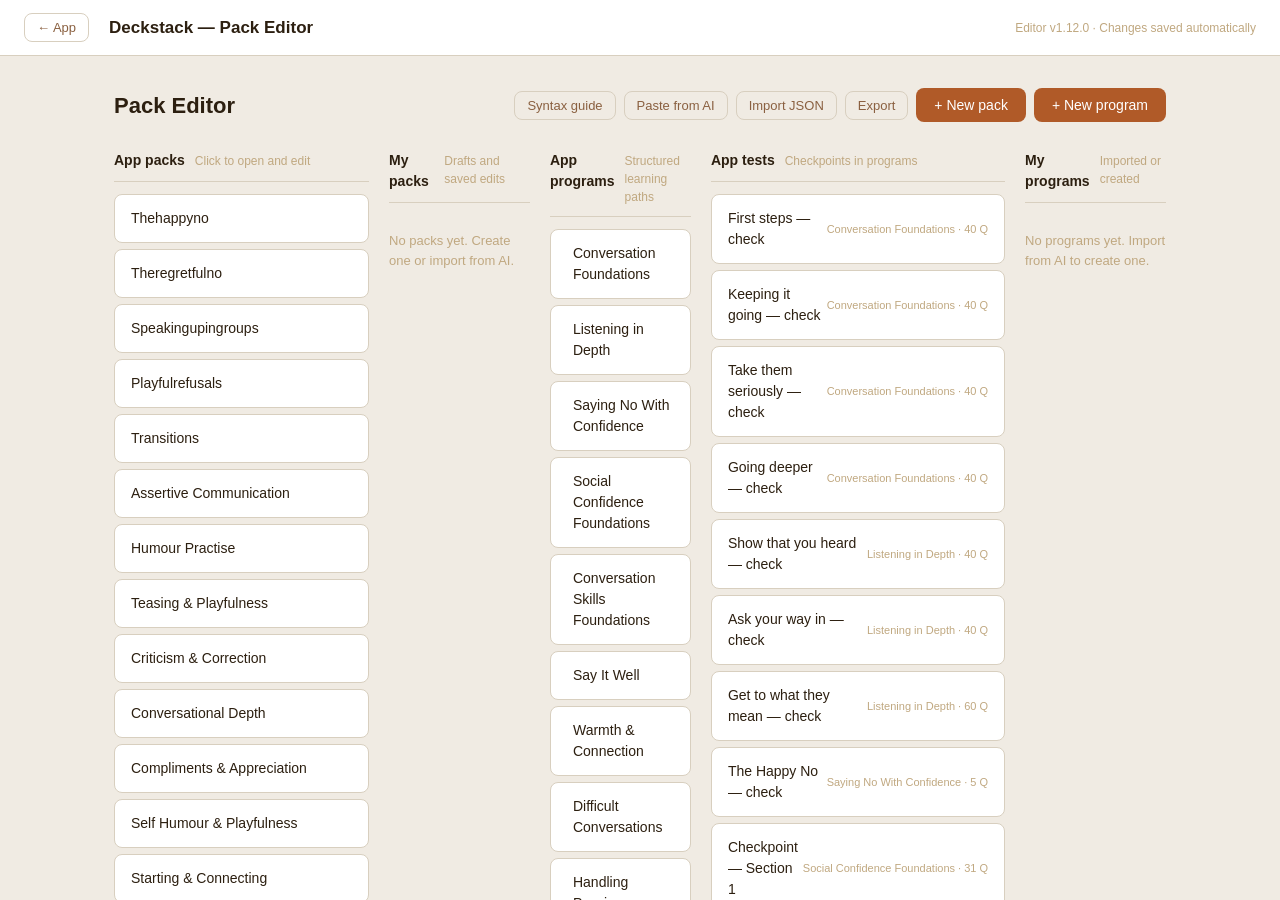
<file: admin.html>
<!DOCTYPE html>
<html lang="en">
<head>
  <meta charset="UTF-8" />
  <meta name="viewport" content="width=device-width, initial-scale=1.0" />
  <title>Deckstack — Pack Editor</title>
  <style>
    /* ── TOKENS ── */
    :root {
      --bg:        #F0EBE3;
      --card:      #FFFFFF;
      --border:    #D8CFBF;
      --border-sub:#EAE4DA;
      --acc:       #B05A28;
      --acc-light: #F2EBE3;
      --txt:       #2C1F10;
      --txt2:      #8A6040;
      --txt3:      #C0A880;
      --danger:    #C0392B;
      --radius:    8px;
      --radius-lg: 12px;
      --shadow:    0 1px 4px rgba(44,31,16,.10);
      --font:      -apple-system, BlinkMacSystemFont, 'Segoe UI', sans-serif;
    }

    /* ── RESET ── */
    *, *::before, *::after { box-sizing: border-box; margin: 0; padding: 0; }
    body {
      font-family: var(--font);
      background:  var(--bg);
      color:       var(--txt);
      font-size:   15px;
      line-height: 1.5;
      min-height:  100vh;
    }

    /* ── MOBILE GATE ── */
    .input {
      width: 100%;
      box-sizing: border-box;
      background: var(--card, #fff);
      border: 1px solid var(--border, #d8d0c4);
      border-radius: 8px;
      padding: 9px 12px;
      font-size: 14px;
      font-family: inherit;
      color: var(--txt, #2b2b2b);
    }
    .input[readonly] { opacity: 0.6; }

    #mobile-gate {
      display: none;
      position: fixed; inset: 0;
      background: var(--bg);
      align-items: center; justify-content: center;
      flex-direction: column;
      gap: 16px;
      padding: 32px;
      text-align: center;
      z-index: 999;
    }
    #mobile-gate .gate-icon  { font-size: 48px; }
    #mobile-gate h2          { font-size: 20px; color: var(--txt); }
    #mobile-gate p           { color: var(--txt2); font-size: 14px; }
    /* v1.7.0: iPads (≥600 px) pass the gate — only phones are blocked */
    @media (max-width: 599px) { #mobile-gate { display: flex; } }

    /* ── LAYOUT ── */
    #app-shell {
      display:        grid;
      grid-template-rows: 56px 1fr;
      height:         100vh;
      overflow:       hidden;
    }

    /* ── TOPBAR ── */
    .topbar {
      display:         flex;
      align-items:     center;
      gap:             12px;
      padding:         0 24px;
      background:      var(--card);
      border-bottom:   1px solid var(--border);
      position:        relative;
      z-index:         10;
    }
    .topbar-title {
      font-size:   17px;
      font-weight: 600;
      color:       var(--txt);
      flex: 1;
    }
    .topbar-version { font-size: 12px; color: var(--txt3); }

    /* ── SCREENS ── */
    .screen {
      overflow-y: auto;
      padding:    32px 24px;
    }

    /* ── HOME ── */
    #screen-home { max-width: 680px; margin: 0 auto; }
    .home-header {
      display:         flex;
      align-items:     center;
      justify-content: space-between;
      margin-bottom:   28px;
    }
    .home-header h1 { font-size: 22px; font-weight: 700; }

    .list-section-label {
      font-size:     11px;
      font-weight:   600;
      text-transform: uppercase;
      letter-spacing: .07em;
      color:         var(--txt3);
      margin:        20px 0 8px;
    }

    .pack-list { display: flex; flex-direction: column; gap: 6px; }
    .pack-list-item {
      display:      flex;
      align-items:  center;
      background:   var(--card);
      border:       1px solid var(--border);
      border-radius: var(--radius);
      padding:      14px 16px;
      cursor:       pointer;
      transition:   border-color .15s, box-shadow .15s;
    }
    .pack-list-item:hover {
      border-color: var(--acc);
      box-shadow:   var(--shadow);
    }
    .pack-list-name { flex: 1; font-weight: 500; }
    .badge {
      font-size:    11px;
      font-weight:  600;
      padding:      2px 7px;
      border-radius: 99px;
      margin-left:  10px;
    }
    .badge--modified { background: #FFF3E0; color: #B05A28; }
    .badge--draft    { background: #E8F5E9; color: #2E7D32; }

    /* ── EDITOR ── */
    #screen-editor {
      display:               grid;
      /* 4 rows: pack-header, pack-tags, mode-tabs, mode-content.
         Was 'auto auto 1fr' with FOUR children, which pushed mode-content
         into an implicit row and made the whole page scroll — hiding the
         mode tabs. Now only #mode-content scrolls. */
      grid-template-rows:    auto auto auto 1fr;
      height:                100%;
      padding:               0;
      overflow:              hidden;
    }

    /* Pack header */
    #pack-header {
      display:         flex;
      align-items:     center;
      justify-content: space-between;
      padding:         16px 28px 12px;
      background:      var(--card);
      border-bottom:   none;
      gap:             16px;
      flex-wrap:       wrap;
    }
    #pack-tags {
      padding: 0 28px 12px;
      background: var(--card);
      border-bottom: 1px solid var(--border);
    }
    #pack-tags .editor-tag-section {
      border-top: none;
      margin-top: 0;
      padding-top: 0;
    }
    .pack-title-row {
      display:     flex;
      align-items: center;
      gap:         10px;
    }
    .pack-title {
      font-size:   20px;
      font-weight: 700;
    }
    .pack-actions {
      display: flex;
      gap:     10px;
      align-items: center;
    }

    /* Mode tabs */
    #mode-tabs {
      display:       flex;
      gap:           4px;
      padding:       12px 28px;
      background:    var(--bg);
      border-bottom: 1px solid var(--border);
      overflow-x:    auto;
      scrollbar-width: none;
    }
    #mode-tabs::-webkit-scrollbar { display: none; }
    .mode-tab {
      padding:       6px 12px;
      border:        1px solid var(--border);
      border-radius: 99px;
      background:    var(--card);
      color:         var(--txt2);
      font-size:     12px;
      font-weight:   500;
      cursor:        pointer;
      white-space:   nowrap;
      transition:    all .15s;
    }
    /* The hover rule must not apply to the active tab: it would paint the
       label in the accent colour on top of the accent background, making the
       text vanish while the pointer rests on it. */
    .mode-tab:not(.mode-tab--active):hover { border-color: var(--acc); color: var(--acc); }
    .mode-tab--active   { background: var(--acc); border-color: var(--acc); color: #fff; }
    .bundle-tier-badge  { font-size: 11px; font-weight: 700; border-radius: 6px; padding: 2px 7px; }
    .tier-free          { background: #e8f5e9; color: #2e7d32; }
    .tier-pro           { background: #fff8e1; color: #f57f17; }
    .tier-ext           { background: #ede7f6; color: #4527a0; }

    /* ── PROGRAM EDITOR ───────────────────────────────────────────────── */
    #screen-program { display: flex; flex-direction: column; height: 100%; overflow-y: auto; }
    #prog-header {
      display: flex; align-items: center; justify-content: space-between;
      padding: 16px 28px 12px; background: var(--card);
      border-bottom: 1px solid var(--border); gap: 16px; flex-wrap: wrap;
    }
    #prog-meta { border-bottom: 1px solid var(--border); }
    .prog-section-card {
      background: var(--card); border: 1px solid var(--border);
      border-radius: var(--radius); margin-bottom: 12px; overflow: hidden;
    }
    .prog-section-header {
      display: flex; align-items: center; gap: 10px;
      padding: 12px 16px; cursor: pointer; user-select: none;
    }
    .prog-section-header:hover { background: var(--bg); }
    .prog-section-num  { font-size: 11px; font-weight: 700; color: var(--txt3); min-width: 24px; }
    .prog-section-title-display { font-weight: 700; font-size: 14px; flex: 1; }
    .prog-section-pack-label { font-size: 12px; color: var(--txt3); }
    .prog-section-cp-badge {
      font-size: 10px; font-weight: 700; background: var(--acc); color: #fff;
      border-radius: 4px; padding: 2px 6px;
    }
    .prog-section-body { padding: 14px 16px; border-top: 1px solid var(--border); background: var(--bg); }
    .prog-section-body .field-block { margin-bottom: 10px; }
    .prog-section-actions { display: flex; gap: 8px; margin-top: 10px; align-items: center; }
    .cp-questions-area { margin-top: 12px; }
    .cp-question-row {
      display: grid; grid-template-columns: 1fr 1fr 60px 32px;
      gap: 6px; margin-bottom: 6px; align-items: start;
    }
    .cp-opts-row {
      display: grid; grid-template-columns: 1fr 1fr 1fr 1fr;
      gap: 4px; margin-bottom: 6px;
    }
    .cp-correct-select { font-size: 12px; padding: 4px 6px; border: 1px solid var(--border); border-radius: 4px; background: var(--card); color: var(--txt); }
    .prog-section-move { display: flex; gap: 4px; margin-left: auto; }
    .editor-tag-section { padding: 8px 0 4px; }
    .editor-tag-label   { font-size: 11px; font-weight: 700; letter-spacing: .5px; text-transform: uppercase; color: var(--txt3); margin-bottom: 6px; }
    .editor-tag-list    { display: flex; flex-wrap: wrap; gap: 6px; margin-bottom: 6px; min-height: 24px; }
    .editor-tag-chip    { display: inline-flex; align-items: center; gap: 3px; background: var(--acc); color: #fff; border-radius: 12px; padding: 3px 10px; font-size: 12px; font-weight: 600; }
    .editor-tag-del     { background: none; border: none; color: #fff; cursor: pointer; font-size: 14px; padding: 0; opacity: .7; }
    .editor-tag-del:hover { opacity: 1; }
    .editor-tag-input-row { display: flex; gap: 6px; align-items: center; margin-top: 4px; }
    .editor-tag-input   { flex: 1; border: 1px solid var(--border); border-radius: 6px; padding: 5px 9px; font-size: 12px; background: var(--bg); color: var(--txt); outline: none; }
    .editor-tag-input:focus { border-color: var(--acc); }
    .editor-tag-add-btn { background: var(--acc); color: #fff; border: none; border-radius: 6px; width: 28px; height: 28px; font-size: 18px; line-height: 1; cursor: pointer; }
    .tag-empty          { font-size: 12px; color: var(--txt3); }

    /* Mode content */
    #mode-content {
      overflow-y: auto;
      padding:    24px 28px 48px;
    }
    .mode-body { max-width: 900px; }

    /* ── SECTIONS ── */
    .section-row {
      margin-bottom: 20px;
    }
    .field-label {
      display:       block;
      font-size:     12px;
      font-weight:   600;
      text-transform: uppercase;
      letter-spacing: .06em;
      color:         var(--txt2);
      margin-bottom: 8px;
    }

    .selector-row,
    .strategy-selector-row,
    .bundle-selector-row {
      display:     flex;
      align-items: center;
      gap:         8px;
      flex-wrap:   wrap;
    }
    .selector-row .select,
    .selector-row select {
      flex:      0 1 260px;
      min-width: 120px;
      max-width: 100%;
    }
    .field-block {
      margin-bottom: 16px;
    }
    .field-block .field-label {
      margin-bottom: 6px;
    }

    /* ── EXPANDABLE ── */
    .expandable {
      border:        1px solid var(--border);
      border-radius: var(--radius);
      background:    var(--card);
      overflow:      hidden;
    }
    .expandable-summary {
      padding:      12px 16px;
      cursor:       pointer;
      font-weight:  500;
      user-select:  none;
      display:      flex;
      align-items:  center;
      gap:          8px;
    }
    .expandable-summary::-webkit-details-marker { display: none; }
    .expandable-summary::before { content: '▶'; font-size: 10px; color: var(--txt3); transition: transform .2s; }
    details[open] .expandable-summary::before { transform: rotate(90deg); }
    .expand-hint { font-size: 12px; color: var(--txt3); font-weight: 400; }
    .textarea {
      width:          100%;
      padding:        12px 16px;
      border:         none;
      border-top:     1px solid var(--border-sub);
      font-family:    var(--font);
      font-size:      14px;
      color:          var(--txt);
      background:     var(--card);
      resize:         vertical;
      outline:        none;
      line-height:    1.6;
    }

    /* ── CARDS ── */
    .cards-section { margin-top: 4px; }
    .cards-header {
      display:       grid;
      grid-template-columns: 1fr 1fr 32px;
      gap:           8px;
      margin-bottom: 6px;
      padding:       0 4px;
    }
    .cards-col-label {
      font-size:     11px;
      font-weight:   600;
      text-transform: uppercase;
      letter-spacing: .06em;
      color:         var(--txt3);
    }
    .card-row {
      display:       grid;
      grid-template-columns: 1fr 1fr 32px;
      gap:           8px;
      margin-bottom: 8px;
      align-items:   start;
    }
    .card-field {
      padding:       10px 12px;
      border:        1px solid var(--border);
      border-radius: var(--radius);
      font-family:   var(--font);
      font-size:     14px;
      color:         var(--txt);
      background:    var(--card);
      resize:        vertical;
      outline:       none;
      transition:    border-color .15s;
      line-height:   1.5;
    }
    .card-field:focus { border-color: var(--acc); }
    .add-card-btn {
      margin-top:   8px;
      width:        100%;
    }

    /* ── SCENARIO TABS (Sequences mode) ── */
    .scenario-tabs {
      display: flex; flex-wrap: wrap; gap: 6px; margin-bottom: 12px;
    }
    .scenario-tab {
      padding: 5px 12px; border-radius: 20px; border: 1px solid var(--border);
      background: var(--surface2); color: var(--text); font-size: 13px;
      cursor: pointer; white-space: nowrap;
    }
    .scenario-tab--active {
      background: var(--acc); color: #fff; border-color: var(--acc);
    }
    .scenario-tab--add {
      background: none; border-style: dashed; color: var(--acc);
    }
    .scenario-bundle-row {
      display: flex; align-items: center; gap: 8px; margin-bottom: 12px;
    }
    .select--sm { font-size: 13px; padding: 4px 8px; }
    .card-row--situation { opacity: 0.85; }
    /* Per-card guide rows (editor v1.8.0) — visually attached to the card above */
    .card-row--guide { margin-top: -4px; }
    .card-ta--guide {
      font-size:  12px;
      min-height: 34px;
      background: #FBF7F0;
      border-style: dashed;
      color: #7A5A3A;
    }
    .card-ta--guide::placeholder { color: #C4A886; font-style: italic; }
    .card-ta--placeholder { min-height: 52px; border-radius: 6px; }
    .btn {
      padding:       9px 18px;
      border-radius: var(--radius);
      font-size:     14px;
      font-weight:   500;
      cursor:        pointer;
      border:        none;
      transition:    all .15s;
      white-space:   nowrap;
    }
    .btn--primary  { background: var(--acc);  color: #fff; }
    .btn--primary:hover  { opacity: .88; }
    .btn--secondary { background: var(--acc-light); color: var(--acc); border: 1px solid var(--border); }
    .btn--secondary:hover { border-color: var(--acc); }
    .btn--ghost    { background: transparent; color: var(--txt2); border: 1px solid var(--border); }
    .btn--ghost:hover { border-color: var(--acc); color: var(--acc); }
    .btn--sm       { padding: 6px 12px; font-size: 13px; }

    .icon-btn {
      width:         32px;
      height:        32px;
      border:        1px solid var(--border);
      border-radius: var(--radius);
      background:    var(--card);
      color:         var(--txt2);
      font-size:     15px;
      cursor:        pointer;
      display:       flex;
      align-items:   center;
      justify-content: center;
      flex-shrink:   0;
      transition:    all .15s;
    }
    .icon-btn:hover      { border-color: var(--acc); color: var(--acc); }
    .icon-btn.danger:hover { border-color: var(--danger); color: var(--danger); }

    /* Text button for destructive actions that need a label rather than a bare
       icon (e.g. "Delete scenario"). .icon-btn is a fixed 32x32 box, so a label
       placed in one overflows it and the glyph ends up outside the frame. */
    .btn--danger {
      background:    transparent;
      color:         var(--danger);
      border:        1px solid var(--border);
      display:       inline-flex;
      align-items:   center;
      gap:           6px;
    }
    .btn--danger:hover { border-color: var(--danger); background: rgba(192,57,43,0.06); }

    /* Export selection (v1.11.1). The checkboxes only exist while the home
       screen is in export mode, so the normal list looks exactly as it did
       before — tick boxes appearing on everything by default was noise. */
    .sel-box { display: none; }
    body.export-mode .sel-box {
      display:      inline-block;
      width:        15px;
      height:       15px;
      margin:       0 10px 0 0;
      flex-shrink:  0;
      accent-color: var(--acc);
      cursor:       pointer;
    }
    body.export-mode .pack-row { outline: 1px dashed var(--border); }

    /* ── TOAST ── */
    #editor-toast {
      position:      fixed;
      bottom:        28px;
      left:          50%;
      transform:     translateX(-50%) translateY(12px);
      background:    var(--txt);
      color:         #fff;
      padding:       10px 22px;
      border-radius: 99px;
      font-size:     14px;
      opacity:       0;
      pointer-events: none;
      transition:    opacity .2s, transform .2s;
      z-index:       999;
    }
    #editor-toast.toast--visible {
      opacity:   1;
      transform: translateX(-50%) translateY(0);
    }

    /* ── BUNDLE ROW ── */
    .bundle-row { padding: 14px 16px; background: var(--card); border: 1px solid var(--border); border-radius: var(--radius); }


    /* ── TWO-COLUMN HOME ── */
    #screen-home { max-width: 1100px; margin: 0 auto; }
    .pack-columns {
      display:   grid;
      grid-template-columns: repeat(5, 1fr);
      gap:       20px;
      margin-top: 8px;
    }
    .column-header {
      display:       flex;
      align-items:   baseline;
      gap:           10px;
      margin-bottom: 12px;
      padding-bottom: 10px;
      border-bottom: 1px solid var(--border);
    }
    .column-title  { font-size: 14px; font-weight: 700; color: var(--txt); }
    .column-hint   { font-size: 12px; color: var(--txt3); }
    .pack-row-icon { margin-right: 6px; color: var(--txt3); font-size: 14px; }
    .pack-row-meta { font-size: 11px; color: var(--txt3); margin-left: auto; white-space: nowrap; }
    .pack-row--test { cursor: default; }
    .pack-row--test:hover { background: var(--card); }
    .syntax-tabs { display: flex; gap: 8px; margin-bottom: 16px; border-bottom: 1px solid var(--border); padding-bottom: 0; }
    .syntax-tab { background: none; border: none; border-bottom: 2px solid transparent; padding: 6px 14px; font-size: 13px; font-weight: 600; color: var(--txt3); cursor: pointer; margin-bottom: -1px; }
    .syntax-tab--active { color: var(--acc); border-bottom-color: var(--acc); }
    .syntax-ex-tab { background: none; border: 1px solid var(--border); border-radius: 6px; padding: 4px 12px; font-size: 12px; font-weight: 600; color: var(--txt3); cursor: pointer; margin-right: 6px; margin-bottom: 10px; }
    .syntax-ex-tab--active { background: var(--acc); color: #fff; border-color: var(--acc); }
    .pack-row {
      display:       flex;
      align-items:   center;
      background:    var(--card);
      border:        1px solid var(--border);
      border-radius: var(--radius);
      padding:       13px 16px;
      cursor:        pointer;
      margin-bottom: 6px;
      transition:    border-color .15s, background .15s;
      user-select:   none;
    }
    .pack-row:hover {
      border-color:  var(--acc);
      background:    var(--acc-light);
    }
    .pack-row-name { flex: 1; font-weight: 500; font-size: 14px; pointer-events: none; }
    .empty-state-small { font-size: 13px; color: var(--txt3); padding: 16px 0; }

    /* ── APP PACK BADGE ── */
    .app-pack-badge {
      font-size:     12px;
      font-weight:   600;
      color:         var(--txt3);
      background:    var(--bg);
      border:        1px solid var(--border);
      border-radius: 99px;
      padding:       3px 10px;
      margin-left:   8px;
    }
    textarea[readonly] {
      background: var(--bg);
      color:      var(--txt2);
      cursor:     default;
    }
    select:disabled {
      background: var(--bg);
      color:      var(--txt2);
      cursor:     default;
    }
    /* ── MODAL ── */
    .modal--wide { max-width: 780px; }
    .syntax-section { margin-bottom: 20px; }
    .syntax-section h3 { font-size: 14px; font-weight: 700; margin-bottom: 10px; color: var(--txt); }
    .syntax-rules { padding-left: 20px; font-size: 13px; color: var(--txt2); line-height: 2; }
    .syntax-rules code { background: var(--bg); border: 1px solid var(--border); border-radius: 4px; padding: 1px 5px; font-family: monospace; font-size: 12px; color: var(--txt); }
    .syntax-pre { background: var(--bg); border: 1px solid var(--border); border-radius: var(--radius); padding: 16px; font-size: 12px; font-family: monospace; white-space: pre; overflow-x: auto; line-height: 1.7; color: var(--txt); }
    /* ── MODAL ── */
    .modal-overlay {
      display:         none;
      position:        fixed; inset: 0;
      background:      rgba(44,31,16,.45);
      align-items:     center;
      justify-content: center;
      z-index:         200;
      padding:         24px;
    }
    .modal {
      background:    var(--card);
      border:        1px solid var(--border);
      border-radius: var(--radius-lg);
      padding:       28px;
      max-width:     640px;
      width:         100%;
      max-height:    80vh;
      overflow-y:    auto;
    }
    .modal-header {
      display:         flex;
      align-items:     center;
      justify-content: space-between;
      margin-bottom:   12px;
    }
    .modal-header h2 { font-size: 17px; font-weight: 700; }
    .modal-desc      { font-size: 14px; color: var(--txt2); margin-bottom: 12px; }
    .modal-desc a    { color: var(--acc); }
    .syntax-guide    { background: var(--bg); border: 1px solid var(--border); border-radius: var(--radius); padding: 12px 16px; margin-bottom: 12px; overflow-x: auto; }
    .syntax-guide pre { font-size: 12px; color: var(--txt); white-space: pre; font-family: monospace; }
    .modal-actions   { display: flex; gap: 10px; justify-content: flex-end; margin-top: 16px; }
    .home-actions    { display: flex; gap: 8px; align-items: center; }
    .empty-state     { padding: 24px; text-align: center; color: var(--txt2); font-size: 14px; line-height: 1.8; }
  </style>
</head>
<body>

<!-- Mobile gate -->
<div id="mobile-gate">
  <div class="gate-icon">🖥</div>
  <h2>Desktop &amp; tablet only</h2>
  <p>The Pack Editor is designed for desktop and tablet use.<br>Please open on a larger screen.</p>
</div>

<!-- App shell -->
<div id="app-shell">

  <!-- Topbar -->
  <div class="topbar">
    <button class="btn btn--ghost btn--sm" onclick="window.location.href='index.html'" style="margin-right:8px;" title="Back to app">&larr; App</button>
    <span class="topbar-title" onclick="showHome()" style="cursor:pointer;" title="Back to home">Deckstack — Pack Editor</span>
    <span class="topbar-version" id="editorVersionLabel">Editor v1.11.1 · Changes saved automatically</span>
  </div>

  <!-- Home screen -->
  <div class="screen" id="screen-home">
    <div class="home-header">
      <h1>Pack Editor</h1>
      <div class="home-actions" id="home-actions-normal">
        <input type="file" id="json-file-input" accept=".json" style="display:none">
        <button class="btn btn--ghost btn--sm" onclick="showSyntaxGuide()">Syntax guide</button>
        <button class="btn btn--ghost btn--sm" id="import-text-btn">Paste from AI</button>
        <button class="btn btn--ghost btn--sm" id="import-json-btn">Import JSON</button>
        <button class="btn btn--ghost btn--sm" id="export-mode-btn" title="Choose packs and programs to export together">Export</button>
        <button class="btn btn--primary" onclick="createNewPack()">+ New pack</button>
        <button class="btn btn--primary" id="new-program-btn">+ New program</button>
      </div>
      <div class="home-actions" id="home-actions-export" style="display:none;">
        <button class="btn btn--ghost btn--sm" id="export-cancel-btn">Cancel</button>
        <button class="btn btn--primary btn--sm" id="export-selected-btn">Export selected</button>
      </div>
    </div>
    <div class="pack-columns">
      <div class="pack-column">
        <div class="column-header">
          <span class="column-title">App packs</span>
          <span class="column-hint">Click to open and edit</span>
        </div>
        <div id="pack-list-app"></div>
      </div>
      <div class="pack-column">
        <div class="column-header">
          <span class="column-title">My packs</span>
          <span class="column-hint">Drafts and saved edits</span>
        </div>
        <div id="pack-list-my"></div>
      </div>
      <div class="pack-column">
        <div class="column-header">
          <span class="column-title">App programs</span>
          <span class="column-hint">Structured learning paths</span>
        </div>
        <div id="program-list-app"></div>
      </div>
      <div class="pack-column">
        <div class="column-header">
          <span class="column-title">App tests</span>
          <span class="column-hint">Checkpoints in programs</span>
        </div>
        <div id="program-list-tests"></div>
      </div>
      <div class="pack-column">
        <div class="column-header">
          <span class="column-title">My programs</span>
          <span class="column-hint">Imported or created</span>
        </div>
        <div id="program-list-my"></div>
      </div>
    </div>
  </div>

  <!-- ── PROGRAM EDITOR SCREEN ─────────────────────────────────────────────── -->
  <div id="screen-program" style="display:none;">
    <div id="prog-header">
      <div class="pack-title-row">
        <span class="pack-title" id="prog-title-display">Program</span>
        <button class="icon-btn" id="prog-rename-btn" title="Rename">&#9998;</button>
      </div>
      <div class="pack-actions">
        <button class="btn btn--ghost btn--sm" id="prog-back-btn">← All programs</button>
        <button class="btn btn--primary btn--sm" id="prog-export-btn">Export JSON</button>
      </div>
    </div>

    <div id="prog-meta" style="padding:0 28px 12px;">
      <div class="field-block">
        <label class="field-label">Description</label>
        <textarea class="textarea" id="prog-desc-ta" rows="2" placeholder="Short description shown in the programs list..."></textarea>
      </div>
      <div class="field-block" style="display:flex;gap:16px;align-items:center;">
        <div>
          <label class="field-label">Icon</label>
          <input type="text" class="select" id="prog-icon-input" placeholder="ti-stack" style="width:140px;" />
        </div>
        <div style="font-size:24px;padding-top:18px;" id="prog-icon-preview"><i class="ti ti-stack"></i></div>
      </div>
    </div>

    <div id="prog-sections-area" style="padding:0 28px 80px;"></div>

    <div style="padding:0 28px 20px;">
      <button class="btn btn--ghost" id="prog-add-section-btn" style="width:100%;">+ Add Section</button>
    </div>
  </div>

  <!-- Editor screen -->
  <div id="screen-editor" style="display:none;">
    <div id="pack-header"></div>
    <div id="pack-tags"></div>
    <div id="mode-tabs"></div>
    <div id="mode-content"></div>
  </div>

</div>

<!-- Toast -->
<div id="editor-toast"></div>

<!-- Load app data files so editor can read existing packs -->
<script src="js/data.js"></script>
<script src="js/challengesData.js"></script>
<script src="js/mindsetData.js"></script>
<script src="js/multiStepData.js"></script>
<script src="js/memorizeData.js"></script>
<script src="js/programsData.js"></script>
<script src="js/tagsData.js"></script>


<!-- Bridge: expose data variables on window so editor-core can read them -->
<script>
  // const declarations at top level in classic scripts ARE on window in browsers,
  // but to be safe we try direct access first, then fall back gracefully.
  function _dsGet(name) {
    try { return window[name] !== undefined ? window[name] : eval(name); }
    catch(e) { return undefined; }
  }
  window._dsCollections = _dsGet('collections')      || {};
  window._dsCollectionsMode = _dsGet('collectionsModeData') || {};
  window._dsChallenges  = _dsGet('challengesCollections') || {};
  window._dsMindset     = _dsGet('mindsetCollections')    || {};
  window._dsMultiStep   = _dsGet('multiStepCollections')  || {};
  window._dsMemorize    = _dsGet('memorizeCollections')   || {};
  window._dsPrograms    = _dsGet('programsData')          || [];

  // Debug: log what was found
  console.log('[DS Bridge] collections keys:', Object.keys(window._dsCollections));
  console.log('[DS Bridge] challenges keys:',  Object.keys(window._dsChallenges));
  // Extra: check DOM elements exist
  document.addEventListener('DOMContentLoaded', () => {
    const _vLabel = document.getElementById('editorVersionLabel');
    if (_vLabel && typeof EDITOR_VERSION !== 'undefined') {
      _vLabel.textContent = 'Editor ' + EDITOR_VERSION + ' \u00b7 Changes saved automatically';
    }
    console.log('[DS] pack-list-app el:', document.getElementById('pack-list-app'));
    console.log('[DS] pack-list-my el:',  document.getElementById('pack-list-my'));
    console.log('[DS] loadAppPacks():', typeof loadAppPacks !== 'undefined' ? loadAppPacks() : 'not loaded yet');
  });
</script>
<!-- Editor logic -->
  <!-- Bundle definitions — tier/name per bundle id, mirroring BUNDLE_DEFS in
       app-system.js. Descriptions are mode-neutral FLAVOUR TEXT only: since
       v1.26.50 the app computes the counts ("5 inputs per strategy — free for
       everyone") from the real data for whichever training mode is open, so
       never write counts or a mode name here. Update both files together. -->
  <script>
  window.BUNDLE_DEFS = {
    assertive: [
      { id: 'free',      tier: 'free',     name: 'Free Bundle',         description: '' },
      { id: 'pro',       tier: 'pro',      name: 'Pro Bundle',           description: '' },
      { id: 'workplace', tier: 'pro-opt',  name: 'Workplace & Social',   description: 'Professional situations — colleagues, managers and meetings.' },
      { id: 'domestic',  tier: 'extended', name: 'Domestic Situations',  description: 'Home and close relationships — partners, family and housemates.' },
    ],
  };
  </script>
<script src="js/editor-core.js?v=1120"></script>
<script src="js/editor-ui.js?v=1120"></script>

</body>
</html>
</file>
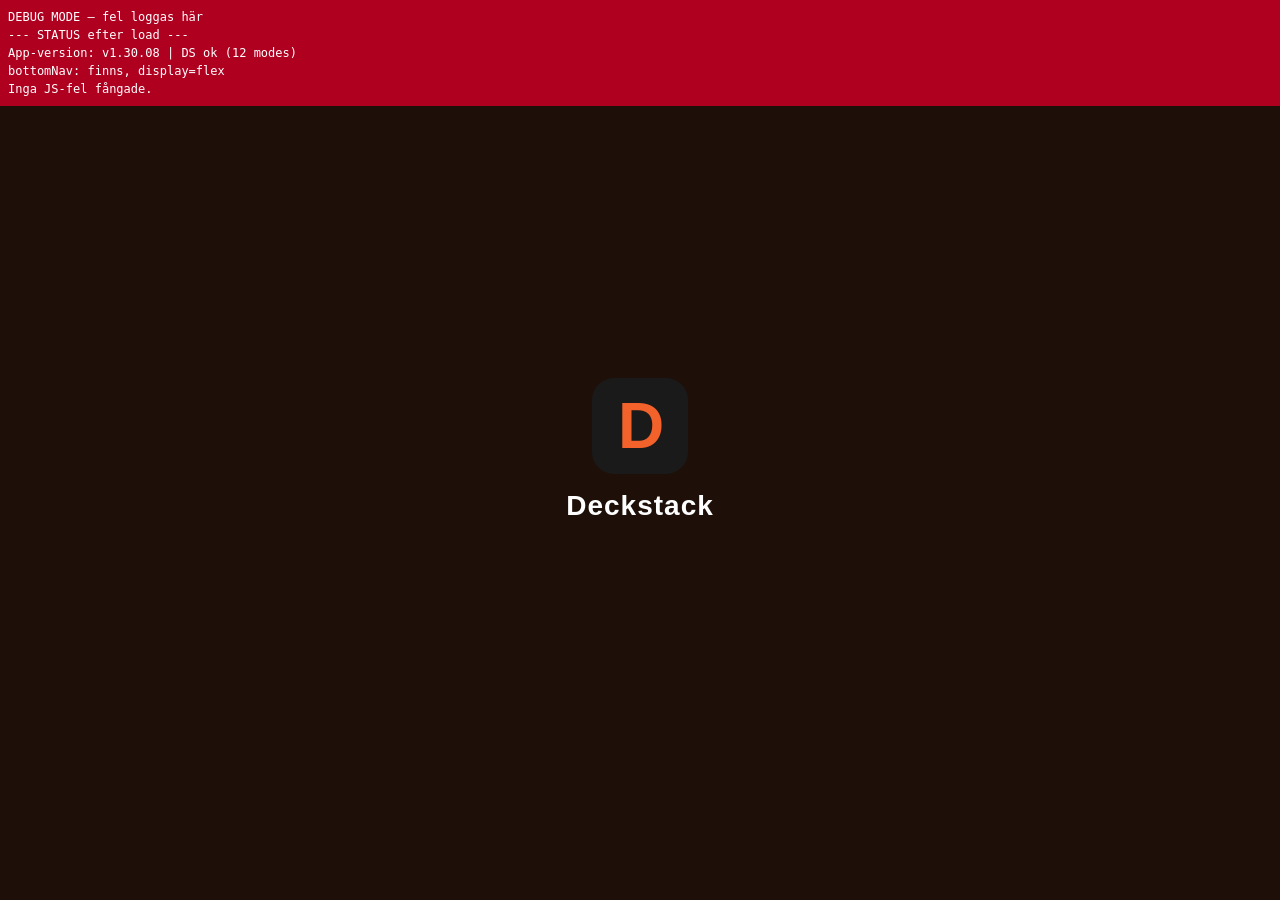
<file: debug.html>
<!DOCTYPE html>
<html lang="en">
<head>
<script>
(function(){
  var box = null;
  function ensureBox(){
    if (box) return box;
    box = document.createElement('div');
    box.style.cssText = 'position:fixed;top:0;left:0;right:0;z-index:99999;background:#b00020;color:#fff;font:12px/1.5 monospace;padding:8px;max-height:45vh;overflow:auto;white-space:pre-wrap;';
    box.textContent = 'DEBUG MODE — fel loggas här\n';
    (document.body || document.documentElement).appendChild(box);
    return box;
  }
  function log(msg){ ensureBox().textContent += msg + '\n'; }
  window.addEventListener('error', function(e){
    if (e.message) log('ERROR: ' + e.message + ' @ ' + (e.filename||'?').split('/').pop() + ':' + e.lineno);
    else if (e.target && e.target.src) log('LOAD FAILED: ' + e.target.src.split('/').pop());
  }, true);
  window.addEventListener('unhandledrejection', function(e){ log('PROMISE REJECT: ' + e.reason); });
  window.addEventListener('load', function(){
    setTimeout(function(){
      var v = (typeof VERSION !== 'undefined') ? VERSION : 'VERSION saknas!';
      var ds = (typeof window.DS !== 'undefined') ? 'DS ok (' + Object.keys(window.DS.modesByScreen||{}).length + ' modes)' : 'DS SAKNAS!';
      var nav = document.getElementById('bottomNav');
      log('--- STATUS efter load ---');
      log('App-version: ' + v + ' | ' + ds);
      log('bottomNav: ' + (nav ? 'finns, display=' + (nav.style.display||getComputedStyle(nav).display) : 'SAKNAS'));
      if (ensureBox().textContent.indexOf('ERROR') === -1 && ensureBox().textContent.indexOf('FAILED') === -1) log('Inga JS-fel fångade.');
    }, 500);
  });
})();
</script>

  <meta charset="UTF-8" />
  <meta name="viewport" content="width=device-width, initial-scale=1.0, user-scalable=no" />
  <title>Deckstack</title>
  <link rel="apple-touch-icon" href="apple-touch-icon.png">
  <link rel="stylesheet" href="css/style.css?v=1269" />
  <link rel="stylesheet" href="css/tabler/tabler-icons.min.css" />
</head>
<body>

<!-- SPLASH SCREEN -->
<div id="splashScreen">
  <div id="splashLogo">D</div>
  <div id="splashName">Deckstack</div>
</div>

<div class="dashboard-screen" id="dashboardScreen">

  <!-- Topbar: search + gear/cancel -->
  <div class="home-topbar dash-topbar">
    <div class="dash-search-bar" id="dashSearchBar">
      <span class="dash-search-icon"><svg width="16" height="16" viewBox="0 0 16 16" fill="none" stroke="#aaa" stroke-width="1.8" stroke-linecap="round"><circle cx="6.5" cy="6.5" r="4.5"/><line x1="10" y1="10" x2="14" y2="14"/></svg></span>
      <input class="dash-search-input" id="dashSearchInput" type="text" placeholder="Search" autocomplete="off" autocorrect="off" spellcheck="false" />
      <button class="dash-search-clear" id="dashSearchClear" style="display:none;">&#x2715;</button>
    </div>
    <button class="topbar-btn dash-cancel-btn" id="homeSettingsBtn" title="Settings">⚙️</button>
  </div>

  <!-- Default view (shown when not searching) -->
  <div class="dashboard-scroll" id="dashScrollWrapper">
  <div id="dashDefaultView">
    <div class="dash-welcome-banner">
      <div class="dash-welcome-text" id="dashWelcomeTitle">Welcome back</div>
      <div class="dash-welcome-sub" id="dashWelcomeSubtitle">Ready to train?</div>
    </div>

    <!-- Recent searches -->
    <div id="dashRecentSection" style="display:none;">
      <div class="dash-section-label">Recent searches</div>
      <div id="dashRecentList"></div>
    </div>

    <!-- Last trained pack -->
    <div id="dashLastPackSection" style="display:none;">
      <div class="dash-section-label">Continue</div>
      <div id="dashLastPackCard"></div>
    </div>

    <!-- Favorite packs -->
    <div id="dashFavSection" style="display:none;">
      <div class="dash-section-label">Favorites</div>
      <div id="dashFavList"></div>
    </div>

    <!-- Recommended packs -->
    <div id="dashRecommendedSection">
      <div class="dash-section-label">Recommended</div>
      <div class="collection-card" data-key="assertive" data-label="Assertive Communication" id="dashRecAssertive">
        <div><div class="collection-name">Assertive Communication</div><div class="collection-meta">Start here · Core social skill</div></div>
        <div class="collection-arrow">›</div>
      </div>
      <div class="collection-card" data-key="conversational" data-label="Conversational Skills" id="dashRecConversational">
        <div><div class="collection-name">Conversational Skills</div><div class="collection-meta">Recommended · Everyday use</div></div>
        <div class="collection-arrow">›</div>
      </div>
      <div class="collection-card" data-key="humour" data-label="Humour Practise" id="dashRecHumour">
        <div><div class="collection-name">Humour Practise</div><div class="collection-meta">Popular · Build social ease</div></div>
        <div class="collection-arrow">›</div>
      </div>
    </div>
  </div>

  <!-- Search results view (shown when searching) -->
  <div id="dashSearchView" style="display:none;">
    <div class="dash-section-label" style="margin-top:16px;">Results</div>
    <div id="dashSearchResults"></div>
    <div id="dashNoResults" style="display:none;">
      <div class="dash-noresults">No packs found</div>
    </div>
  </div>
  </div><!-- end dashboard-scroll -->

</div>

<!-- PROGRESS SCREEN -->
<div class="progress-screen" id="progressScreen">

  <!-- Topbar -->
  <div class="home-topbar" style="justify-content:space-between;">
    <div class="home-title" style="font-size:22px;font-weight:800;">Progress</div>
    <button class="topbar-btn" id="progressSettingsBtn" title="Progress settings">⚙️</button>
  </div>

  <!-- Scrollable content -->
  <div class="progress-scroll" id="progressScroll">

    <!-- Disabled state -->
    <div id="progressDisabledMsg" style="display:none;">
      <div class="placeholder-block">
        <div class="placeholder-title">Tracking is off</div>
        <div class="placeholder-text">Enable progress tracking in ⚙️ to start recording your training.</div>
      </div>
    </div>

    <!-- Active state -->
    <div id="progressContent">

      <!-- Streak -->
      <div class="prog-section">
        <div class="prog-section-label">Streak</div>
        <div class="prog-streak-row">
          <div class="prog-streak-fire">🔥</div>
          <div>
            <div class="prog-streak-num" id="progStreakNum">0</div>
            <div class="prog-streak-sub">days in a row</div>
          </div>
          <div class="prog-streak-best">
            <div class="prog-streak-best-num" id="progStreakBest">0</div>
            <div class="prog-streak-sub">best</div>
          </div>
        </div>
        <!-- Mini calendar: last 14 days -->
        <div class="prog-calendar" id="progCalendar"></div>
      </div>

      <!-- Goal -->
      <div class="prog-section">
        <div class="prog-section-label">Weekly goal</div>
        <div class="prog-goal-row">
          <div class="prog-goal-ring-wrap">
            <svg class="prog-goal-ring" viewBox="0 0 64 64">
              <circle class="prog-ring-bg" cx="32" cy="32" r="26" />
              <circle class="prog-ring-fill" id="progRingFill" cx="32" cy="32" r="26"
                stroke-dasharray="163.4" stroke-dashoffset="163.4" />
            </svg>
            <div class="prog-ring-label" id="progRingLabel">0%</div>
          </div>
          <div class="prog-goal-text">
            <div class="prog-goal-main" id="progGoalMain">0 / 0 min</div>
            <div class="prog-goal-sub" id="progGoalSub">this week</div>
          </div>
        </div>
      </div>

      <!-- Daily goal -->
      <div class="prog-section" id="progDailySection">
        <div class="prog-section-label">Daily goal</div>
        <div class="prog-goal-row">
          <div class="prog-goal-ring-wrap">
            <svg class="prog-goal-ring" viewBox="0 0 64 64">
              <circle class="prog-ring-bg" cx="32" cy="32" r="26" />
              <circle class="prog-ring-fill" id="progDailyRingFill" cx="32" cy="32" r="26"
                stroke-dasharray="163.4" stroke-dashoffset="163.4" />
            </svg>
            <div class="prog-ring-label" id="progDailyRingLabel">0%</div>
          </div>
          <div class="prog-goal-text">
            <div class="prog-goal-main" id="progDailyGoalMain">0 / 0 min</div>
            <div class="prog-goal-sub">today</div>
          </div>
        </div>
      </div>

      <!-- Period toggle + bars -->
      <div class="prog-section">
        <div class="prog-bar-header">
          <div class="prog-section-label">Time per pack</div>
          <div class="prog-period-toggle">
            <button class="prog-period-btn active" id="progPeriodWeek" data-period="week">Week</button>
            <button class="prog-period-btn" id="progPeriodMonth" data-period="month">Month</button>
          </div>
        </div>
        <div class="prog-bars" id="progBars"></div>
        <div class="prog-no-data" id="progBarsEmpty" style="display:none;">No training recorded yet.</div>
      </div>

      <!-- Total stats -->
      <div class="prog-section prog-totals">
        <div class="prog-total-item">
          <div class="prog-total-num" id="progTotalMin">0</div>
          <div class="prog-total-label">total minutes</div>
        </div>
        <div class="prog-total-item">
          <div class="prog-total-num" id="progTotalCards">0</div>
          <div class="prog-total-label">cards flipped</div>
        </div>
        <div class="prog-total-item">
          <div class="prog-total-num" id="progTotalSessions">0</div>
          <div class="prog-total-label">sessions</div>
        </div>
      </div>

    </div><!-- end progressContent -->
  </div><!-- end progress-scroll -->
</div>

<!-- PROGRESS SETTINGS OVERLAY -->
<div class="settings-overlay" id="progressSettingsOverlay">
  <div class="settings-panel">
    <div class="settings-title">Progress Settings</div>
    <div class="settings-row">
      <label>Enable tracking</label>
      <label class="toggle"><input type="checkbox" id="progTrackingToggle" /><span class="toggle-slider"></span></label>
    </div>
    <div id="progSettingsBody">
      <div class="settings-row">
        <label>Count streak when</label>
      </div>
      <div class="settings-row prog-indent">
        <label class="settings-radio-label">
          <input type="radio" name="streakMode" value="card" id="streakModeCard" checked /> Flipped at least 1 card
        </label>
      </div>
      <div class="settings-row prog-indent">
        <label class="settings-radio-label">
          <input type="radio" name="streakMode" value="time" id="streakModeTime" /> Trained at least
          <input type="number" id="streakMinThreshold" class="prog-num-input" value="5" min="1" max="60" /> min
        </label>
      </div>
      <div class="settings-row">
        <label>Weekly goal</label>
        <select id="progWeeklyGoalSelect" class="prog-select">
          <option value="30">30 min</option>
          <option value="60" selected>60 min</option>
          <option value="90">90 min</option>
          <option value="120">120 min</option>
          <option value="custom">Custom...</option>
        </select>
      </div>
      <div class="settings-row" id="progWeeklyCustomRow" style="display:none;">
        <label>Custom (minutes)</label>
        <input type="number" id="progWeeklyCustom" class="prog-num-input" value="60" min="1" max="999" />
      </div>
      <div class="settings-row">
        <label>Daily goal</label>
        <select id="progDailyGoalSelect" class="prog-select">
          <option value="none" selected>None</option>
          <option value="5">5 min</option>
          <option value="10">10 min</option>
          <option value="15">15 min</option>
          <option value="20">20 min</option>
          <option value="custom">Custom...</option>
        </select>
      </div>
      <div class="settings-row" id="progDailyCustomRow" style="display:none;">
        <label>Custom (minutes)</label>
        <input type="number" id="progDailyCustom" class="prog-num-input" value="10" min="1" max="999" />
      </div>
      <div class="settings-row">
        <button id="progResetBtn" class="prog-reset-btn">Reset all progress data…</button>
      </div>
    </div>
    <div class="settings-version">v1.26.9</div>
    <button class="settings-close" id="progressSettingsClose">Done</button>
  </div>
</div>

<!-- UPGRADE SCREEN -->
<div class="upgrade-screen" id="upgradeScreen">

  <div class="upgrade-scroll">

    <div class="upgrade-hero">
      <div class="upgrade-hero-title">Deckstack Pro</div>
      <div class="upgrade-hero-sub">Everything in one unlock</div>
    </div>

    <!-- PRICE CARD -->
    <div class="upgrade-price-card">
      <div class="upgrade-price-row">
        <span class="upgrade-price">149 kr</span>
        <span class="upgrade-price-note">one-time purchase</span>
      </div>
      <button class="upgrade-cta-btn" id="upgradeCtaBtn">
        Get Pro
      </button>
      <div class="upgrade-cta-sub">Payment not yet available · coming soon</div>
    </div>

    <!-- WHAT YOU GET -->
    <div class="upgrade-section-label">What you get</div>

    <div class="upgrade-feature-card">
      <div class="upgrade-feature-row">
        <div class="upgrade-feature-icon"><i class="ti ti-cards" aria-hidden="true"></i></div>
        <div class="upgrade-feature-text">
          <div class="upgrade-feature-name">All packs</div>
          <div class="upgrade-feature-desc">Humour, Teasing &amp; Playfulness, Criticism &amp; Correction — plus all future packs</div>
        </div>
      </div>
      <div class="upgrade-feature-row">
        <div class="upgrade-feature-icon"><i class="ti ti-trophy" aria-hidden="true"></i></div>
        <div class="upgrade-feature-text">
          <div class="upgrade-feature-name">All training modes</div>
          <div class="upgrade-feature-desc">Challenges, Mindset, Collections and all Handsfree variants</div>
        </div>
      </div>
      <div class="upgrade-feature-row">
        <div class="upgrade-feature-icon"><i class="ti ti-layout-grid" aria-hidden="true"></i></div>
        <div class="upgrade-feature-text">
          <div class="upgrade-feature-name">Programs</div>
          <div class="upgrade-feature-desc">Structured learning paths — coming later this year</div>
        </div>
      </div>
      <div class="upgrade-feature-row upgrade-feature-row--last">
        <div class="upgrade-feature-icon"><i class="ti ti-refresh" aria-hidden="true"></i></div>
        <div class="upgrade-feature-text">
          <div class="upgrade-feature-name">All future content</div>
          <div class="upgrade-feature-desc">New packs and updates included, no extra cost</div>
        </div>
      </div>
    </div>

    <!-- COMPARISON -->
    <div class="upgrade-section-label">Free vs Pro</div>

    <div class="upgrade-compare-card">
      <div class="upgrade-compare-header">
        <div class="upgrade-compare-col-label"></div>
        <div class="upgrade-compare-col-label">Free</div>
        <div class="upgrade-compare-col-label upgrade-compare-col-label--pro">Pro</div>
      </div>
      <div class="upgrade-compare-row">
        <div class="upgrade-compare-item">Assertive Communication</div>
        <div class="upgrade-compare-check"><i class="ti ti-check" aria-hidden="true"></i></div>
        <div class="upgrade-compare-check upgrade-compare-check--pro"><i class="ti ti-check" aria-hidden="true"></i></div>
      </div>
      <div class="upgrade-compare-row">
        <div class="upgrade-compare-item">Conversational Skills</div>
        <div class="upgrade-compare-check"><i class="ti ti-check" aria-hidden="true"></i></div>
        <div class="upgrade-compare-check upgrade-compare-check--pro"><i class="ti ti-check" aria-hidden="true"></i></div>
      </div>
      <div class="upgrade-compare-row">
        <div class="upgrade-compare-item">Humour, Teasing, Criticism</div>
        <div class="upgrade-compare-check upgrade-compare-check--no"><i class="ti ti-x" aria-hidden="true"></i></div>
        <div class="upgrade-compare-check upgrade-compare-check--pro"><i class="ti ti-check" aria-hidden="true"></i></div>
      </div>
      <div class="upgrade-compare-row">
        <div class="upgrade-compare-item">Single Strategy &amp; Memorize</div>
        <div class="upgrade-compare-check"><i class="ti ti-check" aria-hidden="true"></i></div>
        <div class="upgrade-compare-check upgrade-compare-check--pro"><i class="ti ti-check" aria-hidden="true"></i></div>
      </div>
      <div class="upgrade-compare-row">
        <div class="upgrade-compare-item">Challenges, Mindset, Collections</div>
        <div class="upgrade-compare-check upgrade-compare-check--no"><i class="ti ti-x" aria-hidden="true"></i></div>
        <div class="upgrade-compare-check upgrade-compare-check--pro"><i class="ti ti-check" aria-hidden="true"></i></div>
      </div>
      <div class="upgrade-compare-row upgrade-compare-row--last">
        <div class="upgrade-compare-item">All Handsfree modes</div>
        <div class="upgrade-compare-check upgrade-compare-check--no"><i class="ti ti-x" aria-hidden="true"></i></div>
        <div class="upgrade-compare-check upgrade-compare-check--pro"><i class="ti ti-check" aria-hidden="true"></i></div>
      </div>
    </div>

    <div class="upgrade-footer">Pricing and availability subject to change before launch.</div>

  </div>
</div>

<!-- EXTENDED STORE SCREEN -->
<div class="extended-screen" id="extendedScreen" style="display:none;">
  <div class="extended-scroll">

    <div class="extended-hero">
      <div class="extended-hero-icon"><i class="ti ti-sparkles" aria-hidden="true"></i></div>
      <div class="extended-hero-title">Extended</div>
      <div class="extended-hero-sub">Extra packs and programs, available individually</div>
    </div>

    <div class="extended-section-label">Extra Packs</div>
    <div id="extPackList"></div>

    <div class="extended-section-label">Extra Programs</div>
    <div id="extProgramList"></div>

    <div class="extended-section-label">Extra Input Bundles</div>
    <div id="extBundleList"></div>

    <div class="extended-footer">Content added regularly. Purchases are permanent.</div>

  </div>
</div>

<!-- LIBRARY SCREEN (pack list) -->
<div class="home-screen" id="homeScreen" style="display:none;">
  <div class="lib-banner">
    <div class="lib-banner-title" id="libBannerTitle">Packs</div>
    <button class="lib-banner-btn" id="libBannerPlusBtn" style="display:none;" title="Add">+</button>
  </div>

  <!-- Sub-nav -->
  <div class="library-subnav" id="librarySubnav">
    <button class="library-subnav-btn active" data-lib-tab="packs">Packs</button>
    <button class="library-subnav-btn" data-lib-tab="topics">Topics</button>
    <button class="library-subnav-btn" data-lib-tab="programs">Programs</button>
    <button class="library-subnav-btn" data-lib-tab="folders">Folders</button>
    <button class="library-subnav-btn" data-lib-tab="favorites">Favorites</button>
  </div>

  <!-- Tab: Packs -->
  <div class="library-tab-content" id="libTabPacks">
    <div class="collection-card" id="collectionAssertive" data-key="assertive" data-label="Assertive Communication">
      <div><div class="collection-name">Assertive Communication</div><div class="collection-meta">4 strategies &nbsp;·&nbsp; Flashcard mode</div></div>
      <div class="collection-arrow">›</div>
    </div>
    <div class="collection-card" id="collectionHumour" data-key="humour" data-label="Humour Practise">
      <div><div class="collection-name">Humour Practise</div><div class="collection-meta">4 strategies &nbsp;·&nbsp; Flashcard mode</div></div>
      <div class="collection-arrow">›</div>
    </div>
    <div class="collection-card" id="collectionTeasing" data-key="teasing" data-label="Teasing &amp; Playfulness">
      <div><div class="collection-name">Teasing &amp; Playfulness</div><div class="collection-meta">7 strategies &nbsp;·&nbsp; Flashcard mode</div></div>
      <div class="collection-arrow">›</div>
    </div>
    <div class="collection-card" id="collectionCriticism" data-key="criticism" data-label="Criticism &amp; Correction">
      <div><div class="collection-name">Criticism &amp; Correction</div><div class="collection-meta">4 strategies &nbsp;·&nbsp; Flashcard mode</div></div>
      <div class="collection-arrow">›</div>
    </div>
    <div class="collection-card" id="collectionConversational" data-key="conversational" data-label="Conversational Skills">
      <div><div class="collection-name">Conversational Skills</div><div class="collection-meta">2 collections &nbsp;·&nbsp; Collections mode</div></div>
      <div class="collection-arrow">›</div>
    </div>
    <div class="collection-card" id="collectionConversationalDepth" data-key="conversationaldepth" data-label="Conversational Depth">
      <div><div class="collection-name">Conversational Depth</div><div class="collection-meta">4 strategies &nbsp;·&nbsp; Flashcard mode</div></div>
      <div class="collection-arrow">›</div>
    </div>
    <div class="collection-card" id="collectionCompliments" data-key="compliments" data-label="Compliments &amp; Appreciation">
      <div><div class="collection-name">Compliments &amp; Appreciation</div><div class="collection-meta">3 strategies &nbsp;·&nbsp; Flashcard mode</div></div>
      <div class="collection-arrow">›</div>
    </div>
    <div class="collection-card" id="collectionSelfHumour" data-key="selfhumour" data-label="Self Humour &amp; Playfulness">
      <div><div class="collection-name">Self Humour &amp; Playfulness</div><div class="collection-meta">4 strategies &nbsp;·&nbsp; Flashcard mode</div></div>
      <div class="collection-arrow">›</div>
    </div>
    <div class="collection-card" id="collectionStartingConnecting" data-key="startingconnecting" data-label="Starting &amp; Connecting">
      <div><div class="collection-name">Starting &amp; Connecting</div><div class="collection-meta">4 strategies &nbsp;·&nbsp; Flashcard mode</div></div>
      <div class="collection-arrow">›</div>
    </div>
    <div class="collection-card" id="collectionListeningResponding" data-key="listeningresponding" data-label="Listening &amp; Responding">
      <div><div class="collection-name">Listening &amp; Responding</div><div class="collection-meta">4 strategies &nbsp;·&nbsp; Flashcard mode</div></div>
      <div class="collection-arrow">›</div>
    </div>
    <div class="collection-card" id="collectionInfluenceFraming" data-key="influenceframing" data-label="Influence &amp; Framing">
      <div><div class="collection-name">Influence &amp; Framing</div><div class="collection-meta">4 strategies &nbsp;·&nbsp; Flashcard mode</div></div>
      <div class="collection-arrow">›</div>
    </div>
    <div class="collection-card collection-card--extended" id="collectionStorytelling" data-key="storytelling" data-label="Storytelling" style="display:none;">
      <div><div class="collection-name">Storytelling</div><div class="collection-meta">1 strategy &nbsp;·&nbsp; Flashcard mode</div></div>
      <div class="collection-arrow">›</div>
    </div>
  </div>

  <!-- Tab: Topics -->
  <div class="library-tab-content" id="libTabTopics" style="display:none;">
    <div class="topic-accordion">
      <div class="topic-group">
        <div class="topic-header" data-topic="assertiveness">
          <div class="topic-title">Assertiveness</div>
          <div class="topic-count">1 pack</div>
          <div class="topic-chevron">›</div>
        </div>
        <div class="topic-packs" id="topicAssertiveness">
        <div class="collection-card" data-key="assertive" data-label="Assertive Communication">
          <div><div class="collection-name">Assertive Communication</div><div class="collection-meta">4 strategies · Flashcard mode</div></div>
          <div class="collection-arrow">›</div>
        </div>
        </div>
      </div><!-- /topic-group assertiveness -->

    <div class="topic-group">
      <div class="topic-header" data-topic="humour">
        <div class="topic-title">Humour &amp; Playfulness</div>
        <div class="topic-count">2 packs</div>
        <div class="topic-chevron">›</div>
      </div>
      <div class="topic-packs" id="topicHumour">
        <div class="collection-card" data-key="humour" data-label="Humour Practise">
          <div><div class="collection-name">Humour Practise</div><div class="collection-meta">4 strategies · Flashcard mode</div></div>
          <div class="collection-arrow">›</div>
        </div>
        <div class="collection-card" data-key="teasing" data-label="Teasing &amp; Playfulness">
          <div><div class="collection-name">Teasing &amp; Playfulness</div><div class="collection-meta">7 strategies · Flashcard mode</div></div>
          <div class="collection-arrow">›</div>
        </div>
      </div>
    </div>

    <div class="topic-group">
      <div class="topic-header" data-topic="criticism">
        <div class="topic-title">Criticism &amp; Correction</div>
        <div class="topic-count">1 pack</div>
        <div class="topic-chevron">›</div>
      </div>
      <div class="topic-packs" id="topicCriticism">
        <div class="collection-card" data-key="criticism" data-label="Criticism &amp; Correction">
          <div><div class="collection-name">Criticism &amp; Correction</div><div class="collection-meta">4 strategies · Flashcard mode</div></div>
          <div class="collection-arrow">›</div>
        </div>
      </div>
    </div>

    <div class="topic-group">
      <div class="topic-header" data-topic="conversation">
        <div class="topic-title">Conversation &amp; Flow</div>
        <div class="topic-count">1 pack</div>
        <div class="topic-chevron">›</div>
      </div>
      <div class="topic-packs" id="topicConversation">
        <div class="collection-card" data-key="conversational" data-label="Conversational Skills">
          <div><div class="collection-name">Conversational Skills</div><div class="collection-meta">2 collections · Collections mode</div></div>
          <div class="collection-arrow">›</div>
        </div>
      </div>
    </div>

    <div class="topic-group topic-group--empty">
      <div class="topic-header" data-topic="compliments">
        <div class="topic-title">Compliments &amp; Validation</div>
        <div class="topic-count topic-count--empty">No packs yet</div>
        <div class="topic-chevron topic-chevron--empty">›</div>
      </div>
    </div>

    <div class="topic-group topic-group--empty">
      <div class="topic-header" data-topic="storytelling">
        <div class="topic-title">Storytelling &amp; Explanation</div>
        <div class="topic-count topic-count--empty">No packs yet</div>
        <div class="topic-chevron topic-chevron--empty">›</div>
      </div>
    </div>

    <div class="topic-group topic-group--empty">
      <div class="topic-header" data-topic="questions">
        <div class="topic-title">Questions &amp; Conversation Starters</div>
        <div class="topic-count topic-count--empty">No packs yet</div>
        <div class="topic-chevron topic-chevron--empty">›</div>
      </div>
    </div>

    <div class="topic-group topic-group--empty">
      <div class="topic-header" data-topic="transitions">
        <div class="topic-title">Transitions &amp; Flow</div>
        <div class="topic-count topic-count--empty">No packs yet</div>
        <div class="topic-chevron topic-chevron--empty">›</div>
      </div>
    </div>

    <div class="topic-group topic-group--empty">
      <div class="topic-header" data-topic="emotions">
        <div class="topic-title">Emotions &amp; Emotional Regulation</div>
        <div class="topic-count topic-count--empty">No packs yet</div>
        <div class="topic-chevron topic-chevron--empty">›</div>
      </div>
    </div>

    <div class="topic-group topic-group--empty">
      <div class="topic-header" data-topic="opinions">
        <div class="topic-title">Opinions &amp; Argumentation</div>
        <div class="topic-count topic-count--empty">No packs yet</div>
        <div class="topic-chevron topic-chevron--empty">›</div>
      </div>
    </div>

    <div class="topic-group topic-group--empty">
      <div class="topic-header" data-topic="boundaries">
        <div class="topic-title">Boundaries &amp; Refusal</div>
        <div class="topic-count topic-count--empty">No packs yet</div>
        <div class="topic-chevron topic-chevron--empty">›</div>
      </div>
    </div>

    <div class="topic-group topic-group--empty">
      <div class="topic-header" data-topic="rapport">
        <div class="topic-title">Rapport &amp; Connection</div>
        <div class="topic-count topic-count--empty">No packs yet</div>
        <div class="topic-chevron topic-chevron--empty">›</div>
      </div>
    </div>

    <div class="topic-group topic-group--empty">
      <div class="topic-header" data-topic="bodyvoice">
        <div class="topic-title">Body Language &amp; Voice</div>
        <div class="topic-count topic-count--empty">No packs yet</div>
        <div class="topic-chevron topic-chevron--empty">›</div>
      </div>
    </div>

    <div class="topic-group topic-group--empty">
      <div class="topic-header" data-topic="giving">
        <div class="topic-title">Giving &amp; Receiving</div>
        <div class="topic-count topic-count--empty">No packs yet</div>
        <div class="topic-chevron topic-chevron--empty">›</div>
      </div>
    </div>

    <div class="topic-group topic-group--empty">
      <div class="topic-header" data-topic="observation">
        <div class="topic-title">Observation &amp; Description</div>
        <div class="topic-count topic-count--empty">No packs yet</div>
        <div class="topic-chevron topic-chevron--empty">›</div>
      </div>
    </div>

    <div class="topic-group topic-group--empty">
      <div class="topic-header" data-topic="dynamics">
        <div class="topic-title">Conversation Dynamics</div>
        <div class="topic-count topic-count--empty">No packs yet</div>
        <div class="topic-chevron topic-chevron--empty">›</div>
      </div>
    </div>

    <div class="topic-group topic-group--empty">
      <div class="topic-header" data-topic="selfpresentation">
        <div class="topic-title">Self-Presentation</div>
        <div class="topic-count topic-count--empty">No packs yet</div>
        <div class="topic-chevron topic-chevron--empty">›</div>
      </div>
    </div>

    <div class="topic-group topic-group--empty">
      <div class="topic-header" data-topic="flirt">
        <div class="topic-title">Flirting</div>
        <div class="topic-count topic-count--empty">No packs yet</div>
        <div class="topic-chevron topic-chevron--empty">›</div>
      </div>
    </div>

    <div class="topic-group topic-group--empty">
      <div class="topic-header" data-topic="emotionalboundaries">
        <div class="topic-title">Emotional Refusal</div>
        <div class="topic-count topic-count--empty">No packs yet</div>
        <div class="topic-chevron topic-chevron--empty">›</div>
      </div>
    </div>

    <div class="topic-group topic-group--empty">
      <div class="topic-header" data-topic="leadership">
        <div class="topic-title">Leadership &amp; Relationship Dynamics</div>
        <div class="topic-count topic-count--empty">No packs yet</div>
        <div class="topic-chevron topic-chevron--empty">›</div>
      </div>
    </div>

    <div class="topic-group topic-group--empty">
      <div class="topic-header" data-topic="emotionregulation">
        <div class="topic-title">Emotional Regulation in Relationships</div>
        <div class="topic-count topic-count--empty">No packs yet</div>
        <div class="topic-chevron topic-chevron--empty">›</div>
      </div>
    </div>

    <div class="topic-group topic-group--empty">
      <div class="topic-header" data-topic="relationshipcomm">
        <div class="topic-title">Communication in Relationships</div>
        <div class="topic-count topic-count--empty">No packs yet</div>
        <div class="topic-chevron topic-chevron--empty">›</div>
      </div>
    </div>

    </div><!-- /topic-accordion -->

  <!-- Tab: Programs -->
  <div class="library-tab-content" id="libTabPrograms" style="display:none;"></div>

  <!-- Tab: Folders -->
  <div class="library-tab-content" id="libTabFolders" style="display:none;"></div>

  <!-- Tab: Favorites -->
  <div class="library-tab-content" id="libTabFavorites" style="display:none;">
    <div class="fav-sort-row" id="favSortRow" style="display:none;">
      <button class="fav-sort-btn active" data-sort="pinned">Recently pinned</button>
      <button class="fav-sort-btn" data-sort="az">A–Z</button>
      <button class="fav-sort-btn" data-sort="used">Most used</button>
    </div>
    <div id="favEmptyState" class="library-placeholder">
      <div class="library-placeholder-icon">&#x1F4CC;</div>
      <div class="library-placeholder-title">No favorites yet</div>
      <div class="library-placeholder-text">Open any pack and tap the pin icon to add it to your favorites.</div>
    </div>
    <div id="favList"></div>
  </div>

</div>
<div class="mode-screen" id="modeScreen" style="display:none;">
  <div class="mode-topbar">
    <button class="topbar-btn" id="modeBackBtn">←</button>
    <div class="mode-topbar-center">
      <button class="topbar-btn mode-pin-btn" id="modePinBtn" aria-label="Pin this pack">
        <i class="ti ti-pin"></i>
      </button>
      <button class="topbar-btn" id="modePackSettingsBtn" aria-label="Pack settings">
        <i class="ti ti-settings"></i>
      </button>
    </div>
    <button class="topbar-btn" id="modeNextBtn" aria-label="Next pack" style="visibility:hidden;">&#8594;</button>
  </div>
  <div class="mode-header">
    <div class="mode-collection-name" id="modeCollectionName"></div>
    <div class="mode-subtitle">Choose a study mode</div>
  </div>
  <div class="mode-list">

    <!-- HANDSFREE TOGGLE -->
    <div class="mode-hf-toggle" id="modeHfToggle">
      <span class="mode-hf-toggle-icon" id="modeHfToggleIcon">🎧</span>
      <span class="mode-hf-toggle-label" id="modeHfToggleLabel">Switch to Handsfree</span>
    </div>

    <!-- FLIP CARDS (front = standard, back = handsfree) -->
    <div class="mode-flip-card" id="modeFlip1">
      <div class="mode-flip-inner">
        <div class="mode-card mode-flip-front" id="modeFlashcard">
          <div class="mode-icon"><i class="ti ti-cards" aria-hidden="true"></i></div>
          <div class="mode-info"><div class="mode-name">Single Strategy</div><div class="mode-desc">Study one strategy at a time with example inputs</div></div>
          <div class="mode-arrow">›</div>
        </div>
        <div class="mode-card mode-flip-back" id="modeHandsfree">
          <div class="mode-icon"><i class="ti ti-headphones" aria-hidden="true"></i></div>
          <div class="mode-info"><div class="mode-name">Handsfree: Single Strategy</div><div class="mode-desc">Listen and practise with your phone in your pocket</div></div>
          <div class="mode-arrow">›</div>
        </div>
      </div>
    </div>

    <div class="mode-flip-card" id="modeFlip2">
      <div class="mode-flip-inner">
        <div class="mode-card mode-flip-front" id="modeCollections">
          <div class="mode-icon"><i class="ti ti-layout-grid" aria-hidden="true"></i></div>
          <div class="mode-info"><div class="mode-name">Collections</div><div class="mode-desc">Train across a themed collection of strategies</div></div>
          <div class="mode-arrow">›</div>
        </div>
        <div class="mode-card mode-flip-back" id="modeHandsfreeCollections">
          <div class="mode-icon"><i class="ti ti-headphones" aria-hidden="true"></i></div>
          <div class="mode-info"><div class="mode-name">Handsfree: Collections</div><div class="mode-desc">Listen and train collections hands-free</div></div>
          <div class="mode-arrow">›</div>
        </div>
      </div>
    </div>

    <div class="mode-flip-card" id="modeFlip3">
      <div class="mode-flip-inner">
        <div class="mode-card mode-flip-front" id="modeFlow">
          <div class="mode-icon"><i class="ti ti-list-numbers" aria-hidden="true"></i></div>
          <div class="mode-info"><div class="mode-name">Sequences</div><div class="mode-desc">Steps and situations in one seamless sequence</div></div>
          <div class="mode-arrow">›</div>
        </div>
        <div class="mode-card mode-flip-back" id="modeHandsfreeSequences">
          <div class="mode-icon"><i class="ti ti-headphones" aria-hidden="true"></i></div>
          <div class="mode-info"><div class="mode-name">Handsfree: Sequences</div><div class="mode-desc">Listen and practise sequences hands-free</div></div>
          <div class="mode-arrow">›</div>
        </div>
      </div>
    </div>

    <div class="mode-flip-card" id="modeFlip4">
      <div class="mode-flip-inner">
        <div class="mode-card mode-flip-front" id="modeChallenges">
          <div class="mode-icon"><i class="ti ti-trophy" aria-hidden="true"></i></div>
          <div class="mode-info"><div class="mode-name">Challenges</div><div class="mode-desc">Train on real situations, comments and feelings</div></div>
          <div class="mode-arrow">›</div>
        </div>
        <div class="mode-card mode-flip-back" id="modeHandsfreeChallenges">
          <div class="mode-icon"><i class="ti ti-headphones" aria-hidden="true"></i></div>
          <div class="mode-info"><div class="mode-name">Handsfree: Challenges</div><div class="mode-desc">Listen and respond to challenges hands-free</div></div>
          <div class="mode-arrow">›</div>
        </div>
      </div>
    </div>

    <div class="mode-flip-card" id="modeFlip5">
      <div class="mode-flip-inner">
        <div class="mode-card mode-flip-front" id="modeMindset">
          <div class="mode-icon"><i class="ti ti-sparkles" aria-hidden="true"></i></div>
          <div class="mode-info"><div class="mode-name">Mindset</div><div class="mode-desc">Train the thinking patterns behind each strategy</div></div>
          <div class="mode-arrow">›</div>
        </div>
        <div class="mode-card mode-flip-back" id="modeHandsfreeMindset">
          <div class="mode-icon"><i class="ti ti-headphones" aria-hidden="true"></i></div>
          <div class="mode-info"><div class="mode-name">Handsfree: Mindset</div><div class="mode-desc">Listen and absorb mindset strategies hands-free</div></div>
          <div class="mode-arrow">›</div>
        </div>
      </div>
    </div>

    <div class="mode-flip-card" id="modeFlip6">
      <div class="mode-flip-inner">
        <div class="mode-card mode-flip-front" id="modeMemorize">
          <div class="mode-icon"><i class="ti ti-brain" aria-hidden="true"></i></div>
          <div class="mode-info"><div class="mode-name">Memorize</div><div class="mode-desc">Learn strategies and challenges by heart</div></div>
          <div class="mode-arrow">›</div>
        </div>
        <div class="mode-card mode-flip-back" id="modeHandsfreeMemorize">
          <div class="mode-icon"><i class="ti ti-headphones" aria-hidden="true"></i></div>
          <div class="mode-info"><div class="mode-name">Handsfree: Memorize</div><div class="mode-desc">Listen to theory cards with automatic playback</div></div>
          <div class="mode-arrow">›</div>
        </div>
      </div>
    </div>

    <!-- BETA SECTION (unchanged) -->
    <div class="mode-beta-toggle" id="modeBetaToggle">
      <div class="mode-beta-label">Beta</div>
      <div class="mode-beta-arrow" id="modeBetaArrow">›</div>
    </div>
    <div class="mode-beta-list" id="modeBetaList">
      <div class="mode-card" id="modeMultiStep">
        <div class="mode-icon">◈</div>
        <div class="mode-info"><div class="mode-name">Multiple Steps</div><div class="mode-desc">Step-by-step combinations — free navigation</div></div>
        <div class="mode-arrow">›</div>
      </div>
      <div class="mode-card" id="modeGuided">
        <div class="mode-icon">◉</div>
        <div class="mode-info"><div class="mode-name">Guided</div><div class="mode-desc">Step through combinations at your own pace</div></div>
        <div class="mode-arrow">›</div>
      </div>
    </div>
    <!-- END BETA SECTION -->

  </div>
</div>

<!-- SINGLE STRATEGY TRAINING SCREEN -->
<div class="app" id="trainingScreen" style="display:none;">
  <div class="topbar">
    <button class="topbar-btn" id="closeBtn">✕</button>
    <span class="counter-group">
      <span class="counter sub-counter" id="subCounter"></span>
      <span class="counter-sep" id="counterSep">·</span>
      <span class="counter" id="counter">1 / 4</span>
    </span>
    <button class="topbar-btn" id="settingsBtn">⚙</button>
  </div>
  <div class="divider"></div>
  <div class="strategy-label" id="strategyName"></div>
  <div class="card-area">
    <div class="card" id="card">
      <div class="card-inner" id="cardInner">
        <div class="card-face card-front"><p class="card-text" id="inputText"></p><div class="fb-bar" id="fb-single-front"><button class="fb-btn" data-val="1"></button><button class="fb-btn" data-val="2"></button><button class="fb-btn" data-val="3"></button><button class="fb-btn" data-val="4"></button></div><div class="al-bar" id="al-single-front"><button class="al-btn" data-val="1">Free</button><button class="al-btn" data-val="2">Pro</button><button class="al-btn" data-val="3">Ext</button></div></div>
        <div class="card-face card-back"><p class="card-text" id="answerText"></p><div class="fb-bar" id="fb-single-back"><button class="fb-btn" data-val="1"></button><button class="fb-btn" data-val="2"></button><button class="fb-btn" data-val="3"></button><button class="fb-btn" data-val="4"></button></div><div class="al-bar" id="al-single-back"><button class="al-btn" data-val="1">Free</button><button class="al-btn" data-val="2">Pro</button><button class="al-btn" data-val="3">Ext</button></div></div>
      </div>
      <div class="card-info" id="cardInfo">
        <button class="card-info-close" id="cardInfoClose">✕</button>
        <p class="card-info-text" id="cardInfoText"></p>
      </div>
    </div>
  </div>
  <div class="hint" id="hint">Tap card to reveal<br>↑ ↓ new input &nbsp;·&nbsp; ← → new strategy</div>
  <div class="bottombar">
    <button class="nav-btn" id="prevStratBtn">&#8592;</button>
    <button class="nav-btn" id="prevInputBtn">&#8593;</button>
    <button class="nav-btn" id="nextInputBtn">&#8595;</button>
    <button class="nav-btn" id="nextStratBtn">&#8594;</button>
  </div>
</div>

<!-- MEMORIZE TRAINING SCREEN -->
<div class="app" id="memScreen" style="display:none;">
  <div class="topbar">
    <button class="topbar-btn" id="memCloseBtn">✕</button>
    <span class="counter-group">
      <span class="counter sub-counter" id="memSubCounter"></span>
      <span class="counter-sep" id="memCounterSep">·</span>
      <span class="counter" id="memCounter">1 / 4</span>
    </span>
    <button class="topbar-btn" id="memSettingsBtn">⚙</button>
  </div>
  <div class="divider"></div>
  <div class="strategy-label" id="memStrategyName"></div>
  <div class="card-area">
    <div class="card" id="memCard">
      <div class="card-inner" id="memCardInner">
        <div class="card-face card-front"><p class="card-text" id="memQuestionText"></p><div class="fb-bar" id="fb-mem-front"><button class="fb-btn" data-val="1"></button><button class="fb-btn" data-val="2"></button><button class="fb-btn" data-val="3"></button><button class="fb-btn" data-val="4"></button></div><div class="al-bar" id="al-mem-front"><button class="al-btn" data-val="1">Free</button><button class="al-btn" data-val="2">Pro</button><button class="al-btn" data-val="3">Ext</button></div></div>
        <div class="card-face card-back"><p class="card-text mem-back-text" id="memAnswerText"></p><div class="fb-bar" id="fb-mem-back"><button class="fb-btn" data-val="1"></button><button class="fb-btn" data-val="2"></button><button class="fb-btn" data-val="3"></button><button class="fb-btn" data-val="4"></button></div><div class="al-bar" id="al-mem-back"><button class="al-btn" data-val="1">Free</button><button class="al-btn" data-val="2">Pro</button><button class="al-btn" data-val="3">Ext</button></div></div>
      </div>
      <div class="card-info" id="memCardInfo">
        <button class="card-info-close" id="memCardInfoClose">✕</button>
        <p class="card-info-text" id="memCardInfoText"></p>
      </div>
    </div>
  </div>
  <div class="hint" id="memHint">Tap card to reveal<br>↑ ↓ next question &nbsp;·&nbsp; ← → new strategy</div>
  <div class="bottombar">
    <button class="nav-btn" id="memPrevStratBtn">&#8592;</button>
    <button class="nav-btn" id="memPrevCardBtn">&#8593;</button>
    <button class="nav-btn" id="memNextCardBtn">&#8595;</button>
    <button class="nav-btn" id="memNextStratBtn">&#8594;</button>
  </div>
</div>

<!-- MULTIPLE STEPS TRAINING SCREEN -->
<div class="app" id="msScreen" style="display:none;">
  <div class="topbar">
    <button class="topbar-btn" id="msCloseBtn">✕</button>
    <span class="counter" id="msStepCounter">Step 1 / 3</span>
    <button class="topbar-btn" id="msInputCounter">1 / 3</button>
  </div>
  <div class="divider"></div>
  <div class="ms-strategy-row">
    <button class="ms-nav-btn" id="msPrevStrat">&#8592;</button>
    <div class="ms-strategy-info">
      <div class="ms-strategy-name" id="msStrategyName"></div>
      <div class="ms-situation" id="msSituation"></div>
    </div>
    <button class="ms-nav-btn" id="msNextStrat">&#8594;</button>
  </div>
  <div class="card-area">
    <div class="card" id="msCard">
      <div class="card-inner" id="msCardInner">
        <div class="card-face card-front"><p class="card-text" id="msStepText"></p></div>
        <div class="card-face card-back"><p class="card-text ms-back-text" id="msAnswerText"></p></div>
      </div>
    </div>
  </div>
  <div class="hint" id="msHint">Tap card to reveal<br>← → change step &nbsp;·&nbsp; ↑ ↓ new situation</div>
  <div class="bottombar">
    <button class="nav-btn" id="msPrevStepBtn">&#8592;</button>
    <button class="nav-btn" id="msPrevInputBtn">&#8593;</button>
    <button class="nav-btn" id="msNextInputBtn">&#8595;</button>
    <button class="nav-btn" id="msNextStepBtn">&#8594;</button>
  </div>
</div>

<!-- SEQUENCES TRAINING SCREEN -->
<div class="app" id="flowScreen" style="display:none;">
  <div class="topbar">
    <button class="topbar-btn" id="flowCloseBtn">✕</button>
    <span class="counter-group">
      <span class="counter sub-counter" id="flowSubCounter"></span>
      <span class="counter-sep" id="flowCounterSep">·</span>
      <span class="counter" id="flowCounter">1 / 2</span>
    </span>
    <button class="topbar-btn" id="flowSettingsBtn">⚙</button>
  </div>
  <div class="divider"></div>
  <div class="strategy-label" id="flowComboName"></div>
  <div class="card-area">
    <div class="card" id="flowCard">
      <div class="card-inner" id="flowCardInner">
        <div class="card-face card-front"><p class="card-text" id="flowFrontText"></p><div class="fb-bar" id="fb-flow-front"><button class="fb-btn" data-val="1"></button><button class="fb-btn" data-val="2"></button><button class="fb-btn" data-val="3"></button><button class="fb-btn" data-val="4"></button></div><div class="al-bar" id="al-flow-front"><button class="al-btn" data-val="1">Free</button><button class="al-btn" data-val="2">Pro</button><button class="al-btn" data-val="3">Ext</button></div></div>
        <div class="card-face card-back"><p class="card-text mem-back-text" id="flowBackText"></p><div class="fb-bar" id="fb-flow-back"><button class="fb-btn" data-val="1"></button><button class="fb-btn" data-val="2"></button><button class="fb-btn" data-val="3"></button><button class="fb-btn" data-val="4"></button></div><div class="al-bar" id="al-flow-back"><button class="al-btn" data-val="1">Free</button><button class="al-btn" data-val="2">Pro</button><button class="al-btn" data-val="3">Ext</button></div></div>
      </div>
      <div class="card-info" id="flowCardInfo">
        <button class="card-info-close" id="flowCardInfoClose">✕</button>
        <p class="card-info-text" id="flowCardInfoText"></p>
      </div>
    </div>
  </div>
  <div class="hint" id="flowHint">Tap card to reveal<br>↑ ↓ next card &nbsp;·&nbsp; ← → new combo</div>
  <div class="bottombar">
    <button class="nav-btn" id="flowPrevComboBtn">&#8592;</button>
    <button class="nav-btn" id="flowPrevCardBtn">&#8593;</button>
    <button class="nav-btn" id="flowNextCardBtn">&#8595;</button>
    <button class="nav-btn" id="flowNextComboBtn">&#8594;</button>
  </div>
</div>

<!-- GUIDED TRAINING SCREEN -->
<div class="app" id="guidedScreen" style="display:none;">
  <div class="topbar">
    <button class="topbar-btn" id="guidedCloseBtn">✕</button>
    <span class="counter" id="guidedCounter">1 / 2</span>
    <button class="topbar-btn" id="guidedSettingsBtn">⚙</button>
  </div>
  <div class="divider"></div>
  <div class="strategy-label" id="guidedComboName"></div>
  <div class="card-area">
    <div class="card" id="guidedCard">
      <div class="card-inner" id="guidedCardInner">
        <div class="card-face card-front">
          <div class="guided-front-content">
            <p class="card-text" id="guidedFrontText"></p>
            <div class="guided-step-row">
              <span class="guided-step-label" id="guidedStepLabel">Step 1 / 3</span>
              <button class="guided-next-btn" id="guidedNextStepBtn">next step →</button>
            </div>
          </div>
        </div>
        <div class="card-face card-back">
          <div class="guided-front-content">
            <p class="card-text mem-back-text" id="guidedBackText"></p>
            <div class="guided-step-row">
              <span class="guided-step-label" id="guidedStepLabelBack">Step 1 / 3</span>
              <button class="guided-next-btn" id="guidedNextStepBtnBack">next step →</button>
            </div>
          </div>
        </div>
      </div>
    </div>
  </div>
  <div class="hint" id="guidedHint">Tap card to reveal<br>↑ ↓ new situation &nbsp;·&nbsp; ← → new combo</div>
  <div class="bottombar">
    <button class="nav-btn" id="guidedPrevComboBtn">&#8592;</button>
    <button class="nav-btn" id="guidedPrevInputBtn">&#8593;</button>
    <button class="nav-btn" id="guidedNextInputBtn">&#8595;</button>
    <button class="nav-btn" id="guidedNextComboBtn">&#8594;</button>
  </div>
</div>

<!-- HANDSFREE: SINGLE STRATEGY SCREEN -->
<div class="app" id="hfScreen" style="display:none;">
  <div class="topbar">
    <button class="topbar-btn" id="hfCloseBtn">✕</button>
    <span class="counter-group"><span class="counter sub-counter" id="hfSubCounter"></span><span class="counter-sep" id="hfCounterSep">·</span><span class="counter" id="hfCounter">1 / 4</span></span>
    <button class="topbar-btn" id="hfSettingsBtn">⚙</button>
  </div>
  <div class="divider"></div>
  <div class="strategy-label" id="hfStrategyName"></div>
  <div class="card-area">
    <div class="card" id="hfCard">
      <div class="card-inner" id="hfCardInner">
        <div class="card-face card-front"><p class="card-text" id="hfInputText"></p></div>
        <div class="card-face card-back"><p class="card-text" id="hfAnswerText"></p></div>
      </div>
      <div class="card-info" id="hfCardInfo">
        <p class="card-info-text" id="hfCardInfoText"></p>
      </div>
    </div>
  </div>
  <div class="hf-hint-row">
    <div class="hf-transport-group">
      <button class="hf-transport-btn hf-skip-btn" id="hfPrevStepBtn" disabled>⏮</button>
      <button class="hf-transport-btn hf-skip-btn" id="hfNextStepBtn" disabled>⏭</button>
    </div>
    <span class="hint" id="hfHint" style="flex:1; margin:0;">Tap card to reveal<br>↑ ↓ new input &nbsp;·&nbsp; ← → new strategy</span>
    <button class="hf-transport-btn" id="hfPlayBtn">▶</button>
  </div>
  <div class="bottombar">
    <button class="nav-btn" id="hfPrevStratBtn">&#8592;</button>
    <button class="nav-btn" id="hfPrevInputBtn">&#8593;</button>
    <button class="nav-btn" id="hfNextInputBtn">&#8595;</button>
    <button class="nav-btn" id="hfNextStratBtn">&#8594;</button>
  </div>
</div>

<!-- HANDSFREE: MEMORIZE SCREEN -->
<div class="app" id="hfMemScreen" style="display:none;">
  <div class="topbar">
    <button class="topbar-btn" id="hfMemCloseBtn">✕</button>
    <span class="counter-group"><span class="counter sub-counter" id="hfMemSubCounter"></span><span class="counter-sep" id="hfMemCounterSep">·</span><span class="counter" id="hfMemCounter">1 / 4</span></span>
    <button class="topbar-btn" id="hfMemSettingsBtn">⚙</button>
  </div>
  <div class="divider"></div>
  <div class="strategy-label" id="hfMemStrategyName"></div>
  <div class="card-area">
    <div class="card" id="hfMemCard">
      <div class="card-inner" id="hfMemCardInner">
        <div class="card-face card-front"><p class="card-text" id="hfMemQuestionText"></p></div>
        <div class="card-face card-back"><p class="card-text mem-back-text" id="hfMemAnswerText"></p></div>
      </div>
      <div class="card-info" id="hfMemCardInfo">
        <p class="card-info-text" id="hfMemCardInfoText"></p>
      </div>
    </div>
  </div>
  <div class="hf-hint-row">
    <div class="hf-transport-group">
      <button class="hf-transport-btn hf-skip-btn" id="hfMemPrevStepBtn" disabled>⏮</button>
      <button class="hf-transport-btn hf-skip-btn" id="hfMemNextStepBtn" disabled>⏭</button>
    </div>
    <span class="hint" id="hfMemHint" style="flex:1; margin:0;">Tap card to reveal<br>↑ ↓ next card &nbsp;·&nbsp; ← → new strategy</span>
    <button class="hf-transport-btn" id="hfMemPlayBtn">▶</button>
  </div>
  <div class="bottombar">
    <button class="nav-btn" id="hfMemPrevStratBtn">&#8592;</button>
    <button class="nav-btn" id="hfMemPrevCardBtn">&#8593;</button>
    <button class="nav-btn" id="hfMemNextCardBtn">&#8595;</button>
    <button class="nav-btn" id="hfMemNextStratBtn">&#8594;</button>
  </div>
</div>

<!-- HANDSFREE: CHALLENGES SCREEN -->
<div class="app" id="hfChallScreen" style="display:none;">
  <div class="topbar">
    <button class="topbar-btn" id="hfChallCloseBtn">✕</button>
    <span class="counter-group"><span class="counter sub-counter" id="hfChallSubCounter"></span><span class="counter-sep" id="hfChallCounterSep">·</span><span class="counter" id="hfChallCounter">1 / 7</span></span>
    <button class="topbar-btn" id="hfChallSettingsBtn">⚙</button>
  </div>
  <div class="divider"></div>
  <div class="strategy-label" id="hfChallName"></div>
  <div class="card-area">
    <div class="card" id="hfChallCard">
      <div class="card-inner" id="hfChallCardInner">
        <div class="card-face card-front"><p class="card-text" id="hfChallFrontText"></p></div>
        <div class="card-face card-back"><p class="card-text" id="hfChallBackText"></p></div>
      </div>
      <div class="card-info" id="hfChallCardInfo">
        <p class="card-info-text" id="hfChallCardInfoText"></p>
      </div>
    </div>
  </div>
  <div class="hf-hint-row">
    <div class="hf-transport-group">
      <button class="hf-transport-btn hf-skip-btn" id="hfChallPrevStepBtn" disabled>⏮</button>
      <button class="hf-transport-btn hf-skip-btn" id="hfChallNextStepBtn" disabled>⏭</button>
    </div>
    <span class="hint" id="hfChallHint" style="flex:1; margin:0;">Tap card to reveal<br>↑ ↓ new input &nbsp;·&nbsp; ← → new challenge</span>
    <button class="hf-transport-btn" id="hfChallPlayBtn">▶</button>
  </div>
  <div class="bottombar">
    <button class="nav-btn" id="hfChallPrevBtn">&#8592;</button>
    <button class="nav-btn" id="hfChallPrevInputBtn">&#8593;</button>
    <button class="nav-btn" id="hfChallNextInputBtn">&#8595;</button>
    <button class="nav-btn" id="hfChallNextBtn">&#8594;</button>
  </div>
</div>

<!-- HANDSFREE: SEQUENCES SCREEN -->
<div class="app" id="hfFlowScreen" style="display:none;">
  <div class="topbar">
    <button class="topbar-btn" id="hfFlowCloseBtn">✕</button>
    <span class="counter-group"><span class="counter sub-counter" id="hfFlowSubCounter"></span><span class="counter-sep" id="hfFlowCounterSep">·</span><span class="counter" id="hfFlowCounter">1 / 2</span></span>
    <button class="topbar-btn" id="hfFlowSettingsBtn">⚙</button>
  </div>
  <div class="divider"></div>
  <div class="strategy-label" id="hfFlowComboName"></div>
  <div class="card-area">
    <div class="card" id="hfFlowCard">
      <div class="card-inner" id="hfFlowCardInner">
        <div class="card-face card-front"><p class="card-text" id="hfFlowFrontText"></p></div>
        <div class="card-face card-back"><p class="card-text" id="hfFlowBackText"></p></div>
      </div>
      <div class="card-info" id="hfFlowCardInfo">
        <p class="card-info-text" id="hfFlowCardInfoText"></p>
      </div>
    </div>
  </div>
  <div class="hf-hint-row">
    <div class="hf-transport-group">
      <button class="hf-transport-btn hf-skip-btn" id="hfFlowPrevStepBtn" disabled>⏮</button>
      <button class="hf-transport-btn hf-skip-btn" id="hfFlowNextStepBtn" disabled>⏭</button>
    </div>
    <span class="hint" id="hfFlowHint" style="flex:1; margin:0;">Tap card to reveal<br>↑ ↓ next card &nbsp;·&nbsp; ← → new combo</span>
    <button class="hf-transport-btn" id="hfFlowPlayBtn">▶</button>
  </div>
  <div class="bottombar">
    <button class="nav-btn" id="hfFlowPrevComboBtn">&#8592;</button>
    <button class="nav-btn" id="hfFlowPrevCardBtn">&#8593;</button>
    <button class="nav-btn" id="hfFlowNextCardBtn">&#8595;</button>
    <button class="nav-btn" id="hfFlowNextComboBtn">&#8594;</button>
  </div>
</div>

<!-- HANDSFREE: MINDSET SCREEN -->
<div class="app" id="hfMindScreen" style="display:none;">
  <div class="topbar">
    <button class="topbar-btn" id="hfMindCloseBtn">✕</button>
    <span class="counter-group"><span class="counter sub-counter" id="hfMindSubCounter"></span><span class="counter-sep" id="hfMindCounterSep">·</span><span class="counter" id="hfMindCounter">1 / 9</span></span>
    <button class="topbar-btn" id="hfMindSettingsBtn">⚙</button>
  </div>
  <div class="divider"></div>
  <div class="strategy-label" id="hfMindName"></div>
  <div class="card-area">
    <div class="card" id="hfMindCard">
      <div class="card-inner" id="hfMindCardInner">
        <div class="card-face card-front"><p class="card-text" id="hfMindFrontText"></p></div>
        <div class="card-face card-back"><p class="card-text" id="hfMindBackText"></p></div>
      </div>
      <div class="card-info" id="hfMindCardInfo">
        <p class="card-info-text" id="hfMindCardInfoText"></p>
      </div>
    </div>
  </div>
  <div class="hf-hint-row">
    <div class="hf-transport-group">
      <button class="hf-transport-btn hf-skip-btn" id="hfMindPrevStepBtn" disabled>⏮</button>
      <button class="hf-transport-btn hf-skip-btn" id="hfMindNextStepBtn" disabled>⏭</button>
    </div>
    <span class="hint" id="hfMindHint" style="flex:1; margin:0;">Tap card to reveal<br>↑ ↓ new input &nbsp;·&nbsp; ← → new mindset</span>
    <button class="hf-transport-btn" id="hfMindPlayBtn">▶</button>
  </div>
  <div class="bottombar">
    <button class="nav-btn" id="hfMindPrevBtn">&#8592;</button>
    <button class="nav-btn" id="hfMindPrevInputBtn">&#8593;</button>
    <button class="nav-btn" id="hfMindNextInputBtn">&#8595;</button>
    <button class="nav-btn" id="hfMindNextBtn">&#8594;</button>
  </div>
</div>

<!-- HANDSFREE: COLLECTIONS SCREEN -->
<div class="app" id="hfCollScreen" style="display:none;">
  <div class="topbar">
    <button class="topbar-btn" id="hfCollCloseBtn">✕</button>
    <span class="counter-group"><span class="counter sub-counter" id="hfCollSubCounter"></span><span class="counter-sep" id="hfCollCounterSep">·</span><span class="counter" id="hfCollCounter">1 / 2</span></span>
    <button class="topbar-btn" id="hfCollSettingsBtn">⚙</button>
  </div>
  <div class="divider"></div>
  <div class="strategy-label" id="hfCollName"></div>
  <div class="card-area">
    <div class="card" id="hfCollCard">
      <div class="card-inner" id="hfCollCardInner">
        <div class="card-face card-front"><p class="card-text" id="hfCollFrontText"></p></div>
        <div class="card-face card-back"><p class="card-text" id="hfCollBackText"></p></div>
      </div>
      <div class="card-info" id="hfCollCardInfo">
        <p class="card-info-text" id="hfCollCardInfoText"></p>
      </div>
    </div>
  </div>
  <div class="hf-hint-row">
    <div class="hf-transport-group">
      <button class="hf-transport-btn hf-skip-btn" id="hfCollPrevStepBtn" disabled>⏮</button>
      <button class="hf-transport-btn hf-skip-btn" id="hfCollNextStepBtn" disabled>⏭</button>
    </div>
    <span class="hint" id="hfCollHint" style="flex:1; margin:0;">Tap card to reveal<br>↑ ↓ new input &nbsp;·&nbsp; ← → new collection</span>
    <button class="hf-transport-btn" id="hfCollPlayBtn">▶</button>
  </div>
  <div class="bottombar">
    <button class="nav-btn" id="hfCollPrevBtn">&#8592;</button>
    <button class="nav-btn" id="hfCollPrevInputBtn">&#8593;</button>
    <button class="nav-btn" id="hfCollNextInputBtn">&#8595;</button>
    <button class="nav-btn" id="hfCollNextBtn">&#8594;</button>
  </div>
</div>

<!-- SETTINGS: GENERAL -->
<div class="settings-overlay" id="settingsOverlay">
  <div class="settings-panel">
    <div class="settings-title">Settings</div>
    <div class="settings-row">
      <label>Shuffle strategies</label>
      <label class="toggle"><input type="checkbox" id="shuffleStrategies" /><span class="toggle-slider"></span></label>
    </div>
    <div class="settings-row">
      <label>Shuffle inputs</label>
      <label class="toggle"><input type="checkbox" id="shuffleInputs" /><span class="toggle-slider"></span></label>
    </div>
    <div class="settings-row">
      <label>Show hints</label>
      <label class="toggle"><input type="checkbox" id="showHints" checked /><span class="toggle-slider"></span></label>
    </div>
    <div class="settings-row">
      <label>Show input counter</label>
      <label class="toggle"><input type="checkbox" id="showInputCounter" /><span class="toggle-slider"></span></label>
    </div>
    <div class="settings-row">
      <label>Progress bar</label>
      <label class="toggle"><input type="checkbox" id="showProgressBar" /><span class="toggle-slider"></span></label>
    </div>
    <div class="settings-version">v1.26.9</div>
    <button class="settings-close" id="settingsClose">Done</button>
  </div>
</div>

<!-- SETTINGS: HANDSFREE SINGLE STRATEGY -->
<div class="settings-overlay" id="hfSettingsOverlay">
  <div class="settings-panel">
    <div class="settings-title">Handsfree: Single Strategy</div>
    <div class="settings-row">
      <label>Strategy explanation</label>
      <label class="toggle"><input type="checkbox" id="hfExplanation" checked /><span class="toggle-slider"></span></label>
    </div>
    <div class="settings-row">
      <label>Card back</label>
      <label class="toggle"><input type="checkbox" id="hfCardBack" checked /><span class="toggle-slider"></span></label>
    </div>
    <div class="settings-row">
      <label>Max inputs per strategy</label>
      <select class="settings-select" id="hfMaxInputs">
        <option value="all">All</option>
        <option value="1">1</option>
        <option value="2">2</option>
        <option value="3">3</option>
        <option value="4">4</option>
        <option value="5">5</option>
      </select>
    </div>
    <div class="settings-row">
      <label>Thinking pause</label>
      <select class="settings-select" id="hfThinkPause">
        <option value="3">3 s</option>
        <option value="5" selected>5 s</option>
        <option value="8">8 s</option>
        <option value="10">10 s</option>
        <option value="15">15 s</option>
      </select>
    </div>
    <div class="settings-row">
      <label>General pause</label>
      <select class="settings-select" id="hfGenPause">
        <option value="1">1 s</option>
        <option value="2" selected>2 s</option>
        <option value="3">3 s</option>
        <option value="5">5 s</option>
      </select>
    </div>
    <div class="settings-row">
      <label>Speech rate</label>
      <select class="settings-select" id="hfRate">
        <option value="0.8">0.8 — slow</option>
        <option value="0.9">0.9</option>
        <option value="1.0" selected>1.0 — normal</option>
        <option value="1.1">1.1</option>
        <option value="1.2">1.2</option>
        <option value="1.3">1.3 — fast</option>
      </select>
    </div>
    <div class="settings-row">
      <label>Voice</label>
      <select class="settings-select" id="hfVoice">
        <option value="female" selected>Female</option>
        <option value="male">Male</option>
      </select>
    </div>
    <div class="settings-row">
      <label style="font-size:12px; color:#aaa;">List available voices</label>
      <button id="hfVoiceDebugBtn" style="font-size:12px; color:#aaa; background:none; border:1px solid #ddd; border-radius:8px; padding:4px 10px; cursor:pointer;">Show</button>
    </div>
    <div class="settings-row settings-row--danger">
      <label>Loop current strategy</label>
      <label class="toggle"><input type="checkbox" id="hfLoopStrategy" /><span class="toggle-slider"></span></label>
    </div>
    <div id="hfBundlePlaceholder"></div>
    <div class="settings-version">v1.26.9</div>
    <button class="settings-close" id="hfSettingsClose">Done</button>
  </div>
</div>

<!-- SETTINGS: HANDSFREE MEMORIZE -->
<div class="settings-overlay" id="hfMemSettingsOverlay">
  <div class="settings-panel">
    <div class="settings-title">Handsfree: Memorize</div>
    <div class="settings-row">
      <label>Strategy explanation</label>
      <label class="toggle"><input type="checkbox" id="hfMemExplanation" checked /><span class="toggle-slider"></span></label>
    </div>
    <div class="settings-row">
      <label>Card back</label>
      <label class="toggle"><input type="checkbox" id="hfMemCardBack" checked /><span class="toggle-slider"></span></label>
    </div>
    <div class="settings-row">
      <label>Max cards per strategy</label>
      <select class="settings-select" id="hfMemMaxCards">
        <option value="all">All</option>
        <option value="1">1</option>
        <option value="2">2</option>
        <option value="3">3</option>
        <option value="4">4</option>
        <option value="5">5</option>
      </select>
    </div>
    <div class="settings-row">
      <label>Thinking pause</label>
      <select class="settings-select" id="hfMemThinkPause">
        <option value="3">3 s</option>
        <option value="5" selected>5 s</option>
        <option value="8">8 s</option>
        <option value="10">10 s</option>
        <option value="15">15 s</option>
      </select>
    </div>
    <div class="settings-row">
      <label>General pause</label>
      <select class="settings-select" id="hfMemGenPause">
        <option value="1">1 s</option>
        <option value="2" selected>2 s</option>
        <option value="3">3 s</option>
        <option value="5">5 s</option>
      </select>
    </div>
    <div class="settings-row">
      <label>Speech rate</label>
      <select class="settings-select" id="hfMemRate">
        <option value="0.8">0.8 — slow</option>
        <option value="0.9">0.9</option>
        <option value="1.0" selected>1.0 — normal</option>
        <option value="1.1">1.1</option>
        <option value="1.2">1.2</option>
        <option value="1.3">1.3 — fast</option>
      </select>
    </div>
    <div class="settings-row">
      <label>Voice</label>
      <select class="settings-select" id="hfMemVoice">
        <option value="female" selected>Female</option>
        <option value="male">Male</option>
      </select>
    </div>
    <div class="settings-row settings-row--danger">
      <label>Loop current strategy</label>
      <label class="toggle"><input type="checkbox" id="hfMemLoopStrategy" /><span class="toggle-slider"></span></label>
    </div>
    <div id="hfMemBundlePlaceholder"></div>
    <div class="settings-version">v1.26.9</div>
    <button class="settings-close" id="hfMemSettingsClose">Done</button>
  </div>
</div>

<!-- SETTINGS: HANDSFREE CHALLENGES -->
<div class="settings-overlay" id="hfChallSettingsOverlay">
  <div class="settings-panel">
    <div class="settings-title">Handsfree: Challenges</div>
    <div class="settings-row">
      <label>Category explanation</label>
      <label class="toggle"><input type="checkbox" id="hfChallExplanation" checked /><span class="toggle-slider"></span></label>
    </div>
    <div class="settings-row">
      <label>Card back</label>
      <label class="toggle"><input type="checkbox" id="hfChallCardBack" checked /><span class="toggle-slider"></span></label>
    </div>
    <div class="settings-row">
      <label>Max inputs per category</label>
      <select class="settings-select" id="hfChallMaxInputs">
        <option value="all">All</option>
        <option value="1">1</option>
        <option value="2">2</option>
        <option value="3">3</option>
        <option value="4">4</option>
        <option value="5">5</option>
      </select>
    </div>
    <div class="settings-row">
      <label>Thinking pause</label>
      <select class="settings-select" id="hfChallThinkPause">
        <option value="3">3 s</option>
        <option value="5" selected>5 s</option>
        <option value="8">8 s</option>
        <option value="10">10 s</option>
        <option value="15">15 s</option>
      </select>
    </div>
    <div class="settings-row">
      <label>General pause</label>
      <select class="settings-select" id="hfChallGenPause">
        <option value="1">1 s</option>
        <option value="2" selected>2 s</option>
        <option value="3">3 s</option>
        <option value="5">5 s</option>
      </select>
    </div>
    <div class="settings-row">
      <label>Speech rate</label>
      <select class="settings-select" id="hfChallRate">
        <option value="0.8">0.8 — slow</option>
        <option value="0.9">0.9</option>
        <option value="1.0" selected>1.0 — normal</option>
        <option value="1.1">1.1</option>
        <option value="1.2">1.2</option>
        <option value="1.3">1.3 — fast</option>
      </select>
    </div>
    <div class="settings-row">
      <label>Voice</label>
      <select class="settings-select" id="hfChallVoice">
        <option value="female" selected>Female</option>
        <option value="male">Male</option>
      </select>
    </div>
    <div class="settings-row settings-row--danger">
      <label>Loop current category</label>
      <label class="toggle"><input type="checkbox" id="hfChallLoopStrategy" /><span class="toggle-slider"></span></label>
    </div>
    <div id="hfChallBundlePlaceholder"></div>
    <div class="settings-version">v1.26.9</div>
    <button class="settings-close" id="hfChallSettingsClose">Done</button>
  </div>
</div>

<!-- SETTINGS: HANDSFREE SEQUENCES -->
<div class="settings-overlay" id="hfFlowSettingsOverlay">
  <div class="settings-panel">
    <div class="settings-title">Handsfree: Sequences</div>
    <div class="settings-row">
      <label>Sequence explanation</label>
      <label class="toggle"><input type="checkbox" id="hfFlowExplanation" checked /><span class="toggle-slider"></span></label>
    </div>
    <div class="settings-row">
      <label>Card back</label>
      <label class="toggle"><input type="checkbox" id="hfFlowCardBack" checked /><span class="toggle-slider"></span></label>
    </div>
    <div class="settings-row">
      <label>Thinking pause</label>
      <select class="settings-select" id="hfFlowThinkPause">
        <option value="3">3 s</option>
        <option value="5" selected>5 s</option>
        <option value="8">8 s</option>
        <option value="10">10 s</option>
        <option value="15">15 s</option>
      </select>
    </div>
    <div class="settings-row">
      <label>General pause</label>
      <select class="settings-select" id="hfFlowGenPause">
        <option value="1">1 s</option>
        <option value="2" selected>2 s</option>
        <option value="3">3 s</option>
        <option value="5">5 s</option>
      </select>
    </div>
    <div class="settings-row">
      <label>Speech rate</label>
      <select class="settings-select" id="hfFlowRate">
        <option value="0.8">0.8 — slow</option>
        <option value="0.9">0.9</option>
        <option value="1.0" selected>1.0 — normal</option>
        <option value="1.1">1.1</option>
        <option value="1.2">1.2</option>
        <option value="1.3">1.3 — fast</option>
      </select>
    </div>
    <div class="settings-row">
      <label>Voice</label>
      <select class="settings-select" id="hfFlowVoice">
        <option value="female" selected>Female</option>
        <option value="male">Male</option>
      </select>
    </div>
    <div class="settings-row settings-row--danger">
      <label>Loop current combo</label>
      <label class="toggle"><input type="checkbox" id="hfFlowLoopStrategy" /><span class="toggle-slider"></span></label>
    </div>
    <div id="hfFlowBundlePlaceholder"></div>
    <div class="settings-version">v1.26.9</div>
    <button class="settings-close" id="hfFlowSettingsClose">Done</button>
  </div>
</div>

<!-- SETTINGS: HANDSFREE MINDSET -->
<div class="settings-overlay" id="hfMindSettingsOverlay">
  <div class="settings-panel">
    <div class="settings-title">Handsfree: Mindset</div>
    <div class="settings-row">
      <label>Mindset explanation</label>
      <label class="toggle"><input type="checkbox" id="hfMindExplanation" checked /><span class="toggle-slider"></span></label>
    </div>
    <div class="settings-row">
      <label>Card back</label>
      <label class="toggle"><input type="checkbox" id="hfMindCardBack" checked /><span class="toggle-slider"></span></label>
    </div>
    <div class="settings-row">
      <label>Max inputs per mindset</label>
      <select class="settings-select" id="hfMindMaxInputs">
        <option value="all">All</option>
        <option value="1">1</option>
        <option value="2">2</option>
        <option value="3">3</option>
        <option value="4">4</option>
        <option value="5">5</option>
      </select>
    </div>
    <div class="settings-row">
      <label>Thinking pause</label>
      <select class="settings-select" id="hfMindThinkPause">
        <option value="3">3 s</option>
        <option value="5" selected>5 s</option>
        <option value="8">8 s</option>
        <option value="10">10 s</option>
        <option value="15">15 s</option>
      </select>
    </div>
    <div class="settings-row">
      <label>General pause</label>
      <select class="settings-select" id="hfMindGenPause">
        <option value="1">1 s</option>
        <option value="2" selected>2 s</option>
        <option value="3">3 s</option>
        <option value="5">5 s</option>
      </select>
    </div>
    <div class="settings-row">
      <label>Speech rate</label>
      <select class="settings-select" id="hfMindRate">
        <option value="0.8">0.8 — slow</option>
        <option value="0.9">0.9</option>
        <option value="1.0" selected>1.0 — normal</option>
        <option value="1.1">1.1</option>
        <option value="1.2">1.2</option>
        <option value="1.3">1.3 — fast</option>
      </select>
    </div>
    <div class="settings-row">
      <label>Voice</label>
      <select class="settings-select" id="hfMindVoice">
        <option value="female" selected>Female</option>
        <option value="male">Male</option>
      </select>
    </div>
    <div class="settings-row settings-row--danger">
      <label>Loop current mindset</label>
      <label class="toggle"><input type="checkbox" id="hfMindLoopStrategy" /><span class="toggle-slider"></span></label>
    </div>
    <div id="hfMindBundlePlaceholder"></div>
    <div class="settings-version">v1.26.9</div>
    <button class="settings-close" id="hfMindSettingsClose">Done</button>
  </div>
</div>

<!-- SETTINGS: HANDSFREE COLLECTIONS -->
<div class="settings-overlay" id="hfCollSettingsOverlay">
  <div class="settings-panel">
    <div class="settings-title">Handsfree: Collections</div>
    <div class="settings-row">
      <label>Collection explanation</label>
      <label class="toggle"><input type="checkbox" id="hfCollExplanation" checked /><span class="toggle-slider"></span></label>
    </div>
    <div class="settings-row">
      <label>Card back</label>
      <label class="toggle"><input type="checkbox" id="hfCollCardBack" checked /><span class="toggle-slider"></span></label>
    </div>
    <div class="settings-row">
      <label>Max inputs per collection</label>
      <select class="settings-select" id="hfCollMaxInputs">
        <option value="all">All</option>
        <option value="1">1</option>
        <option value="2">2</option>
        <option value="3">3</option>
        <option value="4">4</option>
        <option value="5">5</option>
      </select>
    </div>
    <div class="settings-row">
      <label>Thinking pause</label>
      <select class="settings-select" id="hfCollThinkPause">
        <option value="3">3 s</option>
        <option value="5" selected>5 s</option>
        <option value="8">8 s</option>
        <option value="10">10 s</option>
        <option value="15">15 s</option>
      </select>
    </div>
    <div class="settings-row">
      <label>General pause</label>
      <select class="settings-select" id="hfCollGenPause">
        <option value="1">1 s</option>
        <option value="2" selected>2 s</option>
        <option value="3">3 s</option>
        <option value="5">5 s</option>
      </select>
    </div>
    <div class="settings-row">
      <label>Speech rate</label>
      <select class="settings-select" id="hfCollRate">
        <option value="0.8">0.8 — slow</option>
        <option value="0.9">0.9</option>
        <option value="1.0" selected>1.0 — normal</option>
        <option value="1.1">1.1</option>
        <option value="1.2">1.2</option>
        <option value="1.3">1.3 — fast</option>
      </select>
    </div>
    <div class="settings-row">
      <label>Voice</label>
      <select class="settings-select" id="hfCollVoice">
        <option value="female" selected>Female</option>
        <option value="male">Male</option>
      </select>
    </div>
    <div class="settings-row settings-row--danger">
      <label>Loop current collection</label>
      <label class="toggle"><input type="checkbox" id="hfCollLoopStrategy" /><span class="toggle-slider"></span></label>
    </div>
    <div id="hfCollBundlePlaceholder"></div>
    <div class="settings-version">v1.26.9</div>
    <button class="settings-close" id="hfCollSettingsClose">Done</button>
  </div>
</div>

<!-- CHALLENGES TRAINING SCREEN -->
<div class="app" id="challScreen" style="display:none;">
  <div class="topbar">
    <button class="topbar-btn" id="challCloseBtn">✕</button>
    <span class="counter-group">
      <span class="counter sub-counter" id="challSubCounter"></span>
      <span class="counter-sep" id="challCounterSep">·</span>
      <span class="counter" id="challCounter">1 / 7</span>
    </span>
    <button class="topbar-btn" id="challSettingsBtn">⚙</button>
  </div>
  <div class="divider"></div>
  <div class="strategy-label" id="challName"></div>
  <div class="card-area">
    <div class="card" id="challCard">
      <div class="card-inner" id="challCardInner">
        <div class="card-face card-front"><p class="card-text" id="challFrontText"></p><div class="fb-bar" id="fb-chall-front"><button class="fb-btn" data-val="1"></button><button class="fb-btn" data-val="2"></button><button class="fb-btn" data-val="3"></button><button class="fb-btn" data-val="4"></button></div><div class="al-bar" id="al-chall-front"><button class="al-btn" data-val="1">Free</button><button class="al-btn" data-val="2">Pro</button><button class="al-btn" data-val="3">Ext</button></div></div>
        <div class="card-face card-back"><p class="card-text" id="challBackText"></p><div class="fb-bar" id="fb-chall-back"><button class="fb-btn" data-val="1"></button><button class="fb-btn" data-val="2"></button><button class="fb-btn" data-val="3"></button><button class="fb-btn" data-val="4"></button></div><div class="al-bar" id="al-chall-back"><button class="al-btn" data-val="1">Free</button><button class="al-btn" data-val="2">Pro</button><button class="al-btn" data-val="3">Ext</button></div></div>
      </div>
      <div class="card-info" id="challCardInfo">
        <button class="card-info-close" id="challCardInfoClose">✕</button>
        <p class="card-info-text" id="challCardInfoText"></p>
      </div>
    </div>
  </div>
  <div class="hint" id="challHint">Tap card to reveal · ↑↓ next input · ←→ next challenge</div>
  <div class="bottombar">
    <button class="nav-btn" id="challPrevBtn">←</button>
    <button class="nav-btn" id="challPrevInputBtn">↑</button>
    <button class="nav-btn" id="challNextInputBtn">↓</button>
    <button class="nav-btn" id="challNextBtn">→</button>
  </div>
</div>

<!-- MINDSET TRAINING SCREEN -->
<div class="app" id="mindScreen" style="display:none;">
  <div class="topbar">
    <button class="topbar-btn" id="mindCloseBtn">✕</button>
    <span class="counter-group">
      <span class="counter sub-counter" id="mindSubCounter"></span>
      <span class="counter-sep" id="mindCounterSep">·</span>
      <span class="counter" id="mindCounter">1 / 9</span>
    </span>
    <button class="topbar-btn" id="mindSettingsBtn">⚙</button>
  </div>
  <div class="divider"></div>
  <div class="strategy-label" id="mindName"></div>
  <div class="card-area">
    <div class="card" id="mindCard">
      <div class="card-inner" id="mindCardInner">
        <div class="card-face card-front"><p class="card-text" id="mindFrontText"></p><div class="fb-bar" id="fb-mind-front"><button class="fb-btn" data-val="1"></button><button class="fb-btn" data-val="2"></button><button class="fb-btn" data-val="3"></button><button class="fb-btn" data-val="4"></button></div><div class="al-bar" id="al-mind-front"><button class="al-btn" data-val="1">Free</button><button class="al-btn" data-val="2">Pro</button><button class="al-btn" data-val="3">Ext</button></div></div>
        <div class="card-face card-back"><p class="card-text" id="mindBackText"></p><div class="fb-bar" id="fb-mind-back"><button class="fb-btn" data-val="1"></button><button class="fb-btn" data-val="2"></button><button class="fb-btn" data-val="3"></button><button class="fb-btn" data-val="4"></button></div><div class="al-bar" id="al-mind-back"><button class="al-btn" data-val="1">Free</button><button class="al-btn" data-val="2">Pro</button><button class="al-btn" data-val="3">Ext</button></div></div>
      </div>
      <div class="card-info" id="mindCardInfo">
        <button class="card-info-close" id="mindCardInfoClose">✕</button>
        <p class="card-info-text" id="mindCardInfoText"></p>
      </div>
    </div>
  </div>
  <div class="hint" id="mindHint">Tap card to reveal · ↑↓ next input · ←→ next mindset</div>
  <div class="bottombar">
    <button class="nav-btn" id="mindPrevBtn">←</button>
    <button class="nav-btn" id="mindPrevInputBtn">↑</button>
    <button class="nav-btn" id="mindNextInputBtn">↓</button>
    <button class="nav-btn" id="mindNextBtn">→</button>
  </div>
</div>

<!-- COLLECTIONS TRAINING SCREEN -->
<div class="app" id="collScreen" style="display:none;">
  <div class="topbar">
    <button class="topbar-btn" id="collCloseBtn">✕</button>
    <span class="counter-group">
      <span class="counter sub-counter" id="collSubCounter"></span>
      <span class="counter-sep" id="collCounterSep">·</span>
      <span class="counter" id="collCounter">1 / 2</span>
    </span>
    <div class="topbar-btn" style="visibility:hidden;"></div>
  </div>
  <div class="divider"></div>
  <div class="strategy-label" id="collName"></div>
  <div class="card-area">
    <div class="card" id="collCard">
      <div class="card-inner" id="collCardInner">
        <div class="card-face card-front"><p class="card-text" id="collFrontText"></p><div class="fb-bar" id="fb-coll-front"><button class="fb-btn" data-val="1"></button><button class="fb-btn" data-val="2"></button><button class="fb-btn" data-val="3"></button><button class="fb-btn" data-val="4"></button></div><div class="al-bar" id="al-coll-front"><button class="al-btn" data-val="1">Free</button><button class="al-btn" data-val="2">Pro</button><button class="al-btn" data-val="3">Ext</button></div></div>
        <div class="card-face card-back"><p class="card-text" id="collBackText"></p><div class="fb-bar" id="fb-coll-back"><button class="fb-btn" data-val="1"></button><button class="fb-btn" data-val="2"></button><button class="fb-btn" data-val="3"></button><button class="fb-btn" data-val="4"></button></div><div class="al-bar" id="al-coll-back"><button class="al-btn" data-val="1">Free</button><button class="al-btn" data-val="2">Pro</button><button class="al-btn" data-val="3">Ext</button></div></div>
      </div>
      <div class="card-info" id="collCardInfo">
        <button class="card-info-close" id="collCardInfoClose">✕</button>
        <p class="card-info-text" id="collCardInfoText"></p>
      </div>
    </div>
  </div>
  <div class="hint" id="collHint">Tap card to reveal<br>↑ ↓ next input &nbsp;·&nbsp; ← → new collection</div>
  <div class="bottombar">
    <button class="nav-btn" id="collPrevBtn">←</button>
    <button class="nav-btn" id="collPrevInputBtn">↑</button>
    <button class="nav-btn" id="collNextInputBtn">↓</button>
    <button class="nav-btn" id="collNextBtn">→</button>
  </div>
</div>

<!-- SETTINGS: HOME (full-screen, slides in from the right) -->
<div class="settings-screen" id="homeSettingsScreen" style="display:none;">
  <div class="settings-screen-topbar">
    <button class="topbar-btn" id="homeSettingsBackBtn">←</button>
  </div>
  <div class="settings-screen-title">Developer Settings</div>
  <div class="settings-screen-body">
    <div class="settings-row">
      <label>Feedback mode</label>
      <label class="toggle"><input type="checkbox" id="feedbackModeToggle" /><span class="toggle-slider"></span></label>
    </div>
    <div class="settings-row">
      <label>Suggest access level</label>
      <label class="toggle"><input type="checkbox" id="accessLevelSuggestToggle" /><span class="toggle-slider"></span></label>
    </div>
    <div class="settings-row">
      <label>Tag mode</label>
      <label class="toggle"><input type="checkbox" id="tagModeToggle" /><span class="toggle-slider"></span></label>
    </div>
    <div class="settings-row" id="tagExportRow" style="display:none;">
      <label style="font-size:13px; color:#888;">Export tag changes</label>
      <button id="tagExportBtn" style="font-size:13px; color:#555; background:#f0f0f0; border:1px solid #ddd; border-radius:8px; padding:6px 12px; cursor:pointer;">Export</button>
    </div>
    <div class="settings-row">
      <label style="font-size:13px; color:#888;">Export access level suggestions</label>
      <button id="alExportBtn" style="font-size:13px; color:#555; background:#f0f0f0; border:1px solid #ddd; border-radius:8px; padding:6px 12px; cursor:pointer;">Export</button>
    </div>
    <div class="settings-row">
      <label style="font-size:13px; color:#888;">Export all ratings as JSON</label>
      <button id="feedbackExportBtn" style="font-size:13px; color:#555; background:#f0f0f0; border:1px solid #ddd; border-radius:8px; padding:6px 12px; cursor:pointer;">Export</button>
    </div>
    <div class="settings-row">
      <label>Dark mode (Ember)</label>
      <label class="toggle"><input type="checkbox" id="devDarkModeToggle" /><span class="toggle-slider"></span></label>
    </div>
    <div class="settings-row" style="flex-direction:column; align-items:flex-start; gap:10px;">
      <label style="font-weight:700; font-size:15px;">Simulate access level</label>
      <div style="display:flex; flex-direction:column; gap:10px; width:100%;">
        <label class="settings-radio-label"><input type="radio" name="devLevel" value="complete" id="devLevelComplete" /> Complete <span style="font-size:12px;color:#aaa;margin-left:4px;">all packs &amp; modes</span></label>
        <label class="settings-radio-label"><input type="radio" name="devLevel" value="pro" id="devLevelPro" /> Pro <span style="font-size:12px;color:#aaa;margin-left:4px;">Assertive, Conversational, Humour, Criticism</span></label>
        <label class="settings-radio-label"><input type="radio" name="devLevel" value="freemium" id="devLevelFreemium" /> Freemium <span style="font-size:12px;color:#aaa;margin-left:4px;">Assertive &amp; Conversational only</span></label>
      </div>
    </div>
    <div class="settings-row">
      <label>Pack Editor</label>
      <button onclick="window.open('admin.html','_blank')" style="font-size:13px; color:#555; background:#f0f0f0; border:1px solid #ddd; border-radius:8px; padding:6px 12px; cursor:pointer;">Open &#8599;</button>
    </div>
    <div class="settings-row">
      <label>Extended purchases</label>
      <button id="clearExtendedBtn" style="font-size:13px; color:#c0392b; background:#fdf0ee; border:1px solid #f5c6c2; border-radius:8px; padding:6px 12px; cursor:pointer;">Clear</button>
    </div>
    <div class="settings-version">v1.26.9</div>
    <button class="settings-close" id="devSettingsDoneBtn">Done</button>
  </div>
</div>


<!-- PACK SETTINGS OVERLAY -->
<div class="settings-overlay" id="packSettingsOverlay">
  <div class="settings-panel">
    <div class="settings-title" id="packSettingsTitle">Pack Settings</div>
    <div id="packSettingsFbSection">
      <div class="settings-row"><label>Overall quality rating</label></div>
      <div class="fb-bar fb-bar--pack" id="fb-pack-bar">
        <button class="fb-btn" data-val="1"></button>
        <button class="fb-btn" data-val="2"></button>
        <button class="fb-btn" data-val="3"></button>
        <button class="fb-btn" data-val="4"></button>
      </div>
    </div>
    <div id="packSettingsAlSection">
      <div class="settings-row"><label>Suggested access level</label></div>
      <div class="al-bar al-bar--pack" id="al-pack-bar">
        <button class="al-btn" data-val="1">Free</button>
        <button class="al-btn" data-val="2">Pro</button>
        <button class="al-btn" data-val="3">Extended</button>
      </div>
    </div>
    <div id="packSettingsTagSection" style="display:none;">
      <div class="settings-row" style="margin-top:12px;"><label style="font-weight:700;">Tags</label></div>
      <div id="packTagsList" class="tag-list"></div>
      <div class="tag-input-row">
        <input type="text" id="packTagInput" class="tag-input" placeholder="Add a tag..." />
        <button id="packTagAddBtn" class="tag-add-btn">+</button>
      </div>
    </div>
    <div class="settings-version" id="packSettingsVersion"></div>
    <button class="settings-close" id="packSettingsClose">Done</button>
  </div>
</div>

<!-- PROGRAM SETTINGS OVERLAY -->
<div class="settings-overlay" id="programSettingsOverlay" style="display:none;">
  <div class="settings-panel">
    <div class="settings-title" id="programSettingsTitle">Program Settings</div>
    <div id="programSettingsTagSection">
      <div class="settings-row"><label style="font-weight:700;">Tags</label></div>
      <div id="programTagsList" class="tag-list"></div>
      <div class="tag-input-row">
        <input type="text" id="programTagInput" class="tag-input" placeholder="Add a tag..." />
        <button id="programTagAddBtn" class="tag-add-btn">+</button>
      </div>
    </div>
    <button class="settings-close" id="programSettingsClose">Done</button>
  </div>
</div>

<!-- BOTTOM NAVIGATION -->
<div class="bottom-nav" id="bottomNav">
  <button class="nav-tab active" id="navHomeBtn" data-tab="dashboard">
    <span class="nav-tab-icon"><i class="ti ti-home" aria-hidden="true"></i></span><span class="nav-tab-label">Home</span>
  </button>
  <button class="nav-tab" id="navLibraryBtn" data-tab="library">
    <span class="nav-tab-icon"><i class="ti ti-book" aria-hidden="true"></i></span><span class="nav-tab-label">Library</span>
  </button>
  <button class="nav-tab" id="navProgressBtn" data-tab="progress">
    <span class="nav-tab-icon"><i class="ti ti-chart-bar" aria-hidden="true"></i></span><span class="nav-tab-label">Progress</span>
  </button>
  <button class="nav-tab nav-tab--upgrade" id="navUpgradeBtn" data-tab="upgrade">
    <span class="nav-tab-icon"><i class="ti ti-crown" aria-hidden="true"></i></span><span class="nav-tab-label">Upgrade</span>
  </button>
</div>

<script src="js/data.js?v=1269"></script>
<script src="js/tagsData.js?v=1269"></script>
<script src="js/programsData.js?v=1269"></script>
<script src="js/challengesData.js?v=1269"></script>
<script src="js/mindsetData.js?v=1269"></script>
<script src="js/multiStepData.js?v=1269"></script>
<script src="js/memorizeData.js?v=1269"></script>
<script src="js/mode-engine.js?v=1269"></script>
<script src="js/app-core.js?v=1269"></script>
<script src="js/app-modes.js?v=1269"></script>
<script src="js/app-handsfree.js?v=1269"></script>
<script src="js/app-system.js?v=1269"></script>
<script src="js/app-ui.js?v=1269"></script>


<!-- CHECKPOINT SCREEN -->
<div id="checkpointScreen" style="display:none; position:fixed; inset:0; background:var(--bg,#F0EBE3); flex-direction:column; z-index:200; padding:0;">
  <div class="cp-topbar">
    <span id="checkpointTitle" class="cp-title"></span>
    <span id="checkpointProgress" class="cp-progress"></span>
    <span id="checkpointTimer" class="cp-timer"></span>
  </div>
  <div class="cp-body">
    <div id="checkpointQuestion" class="cp-question"></div>
    <div id="checkpointOptions" class="cp-options"></div>
  </div>
</div>

</body>
</html>
</file>
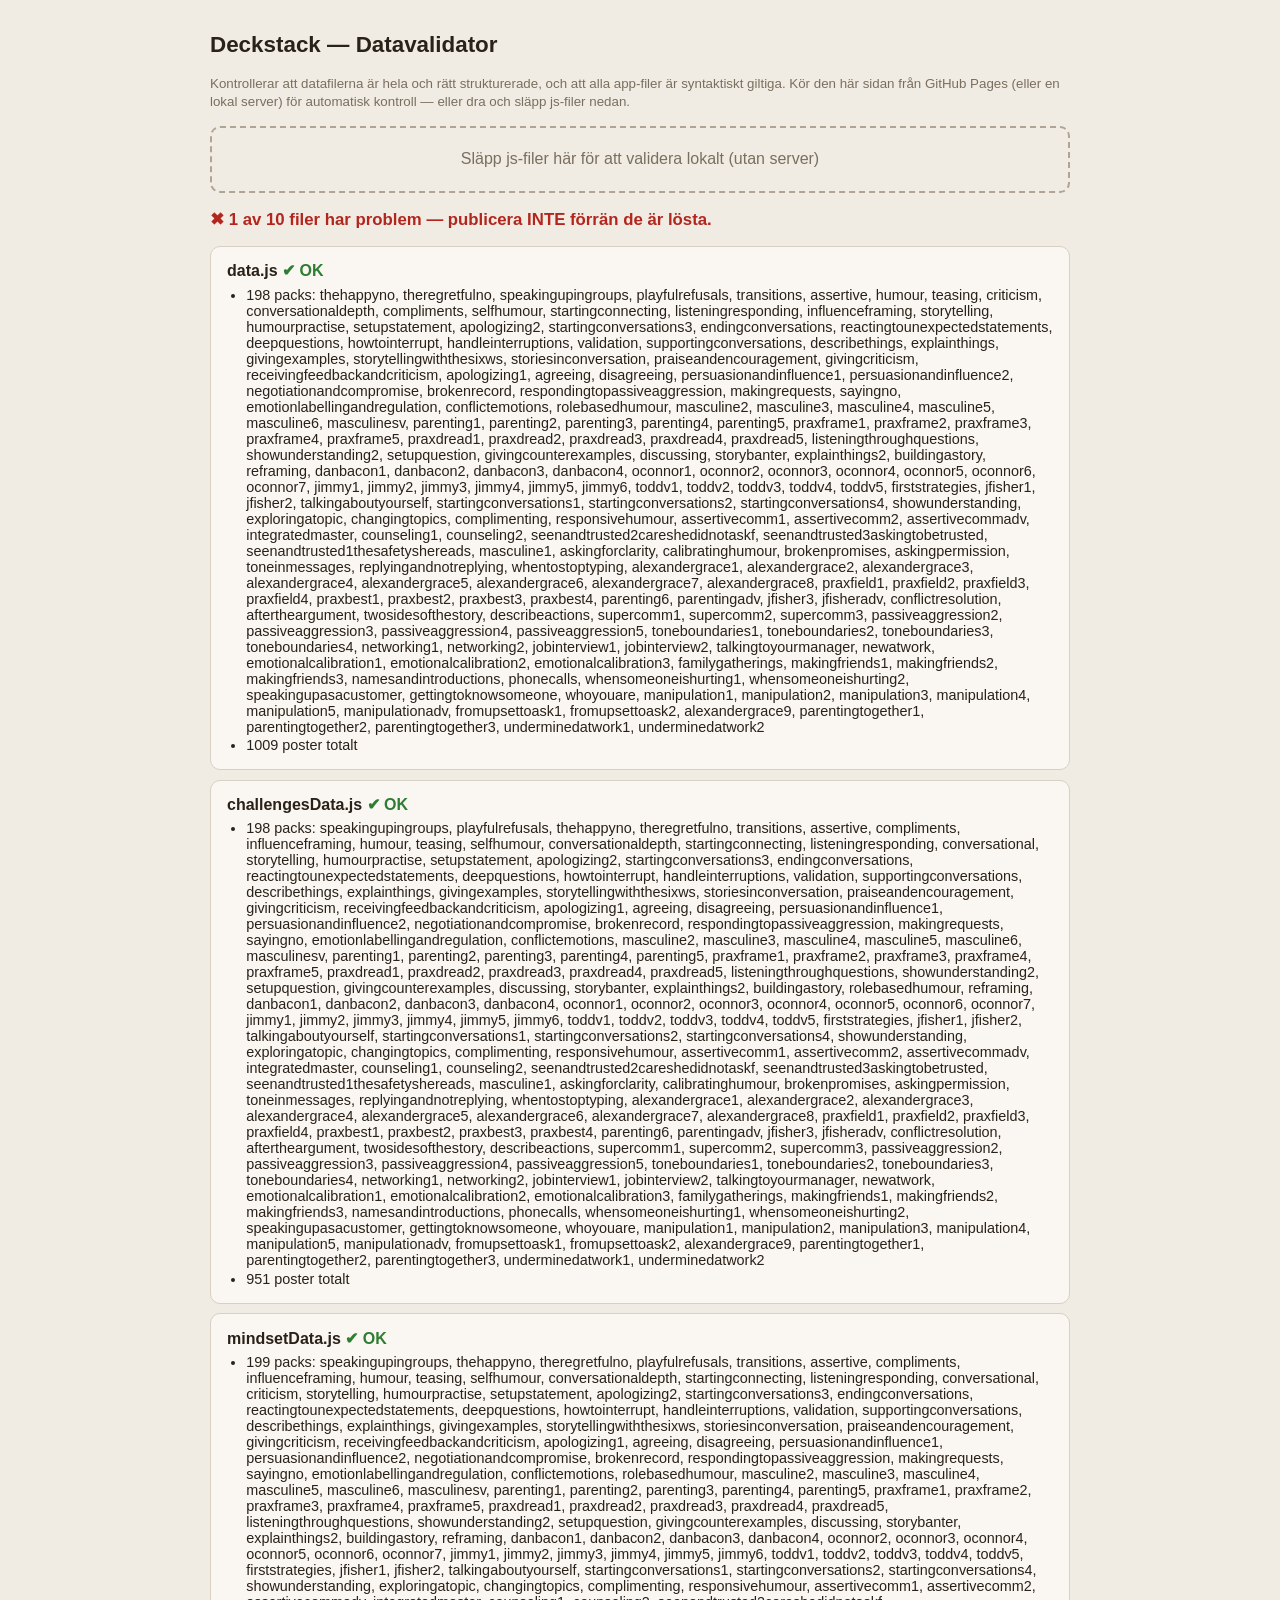
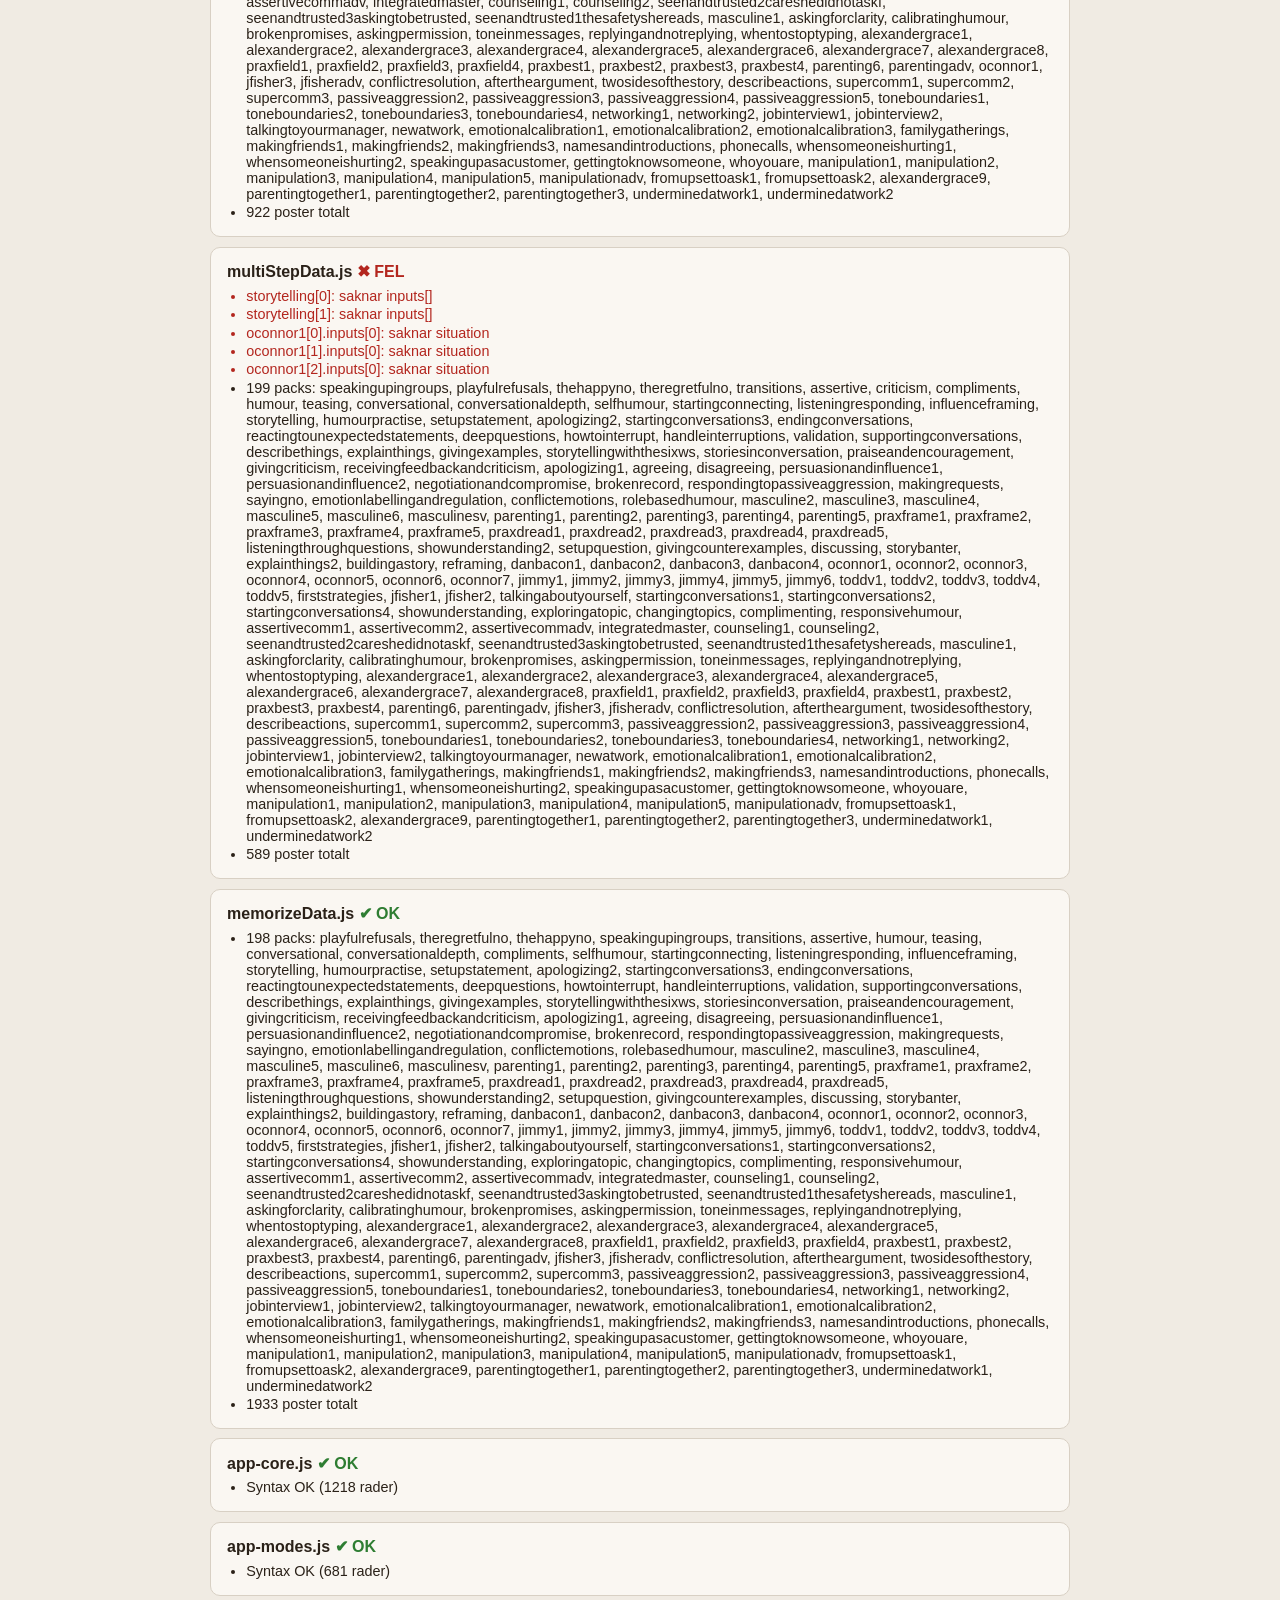
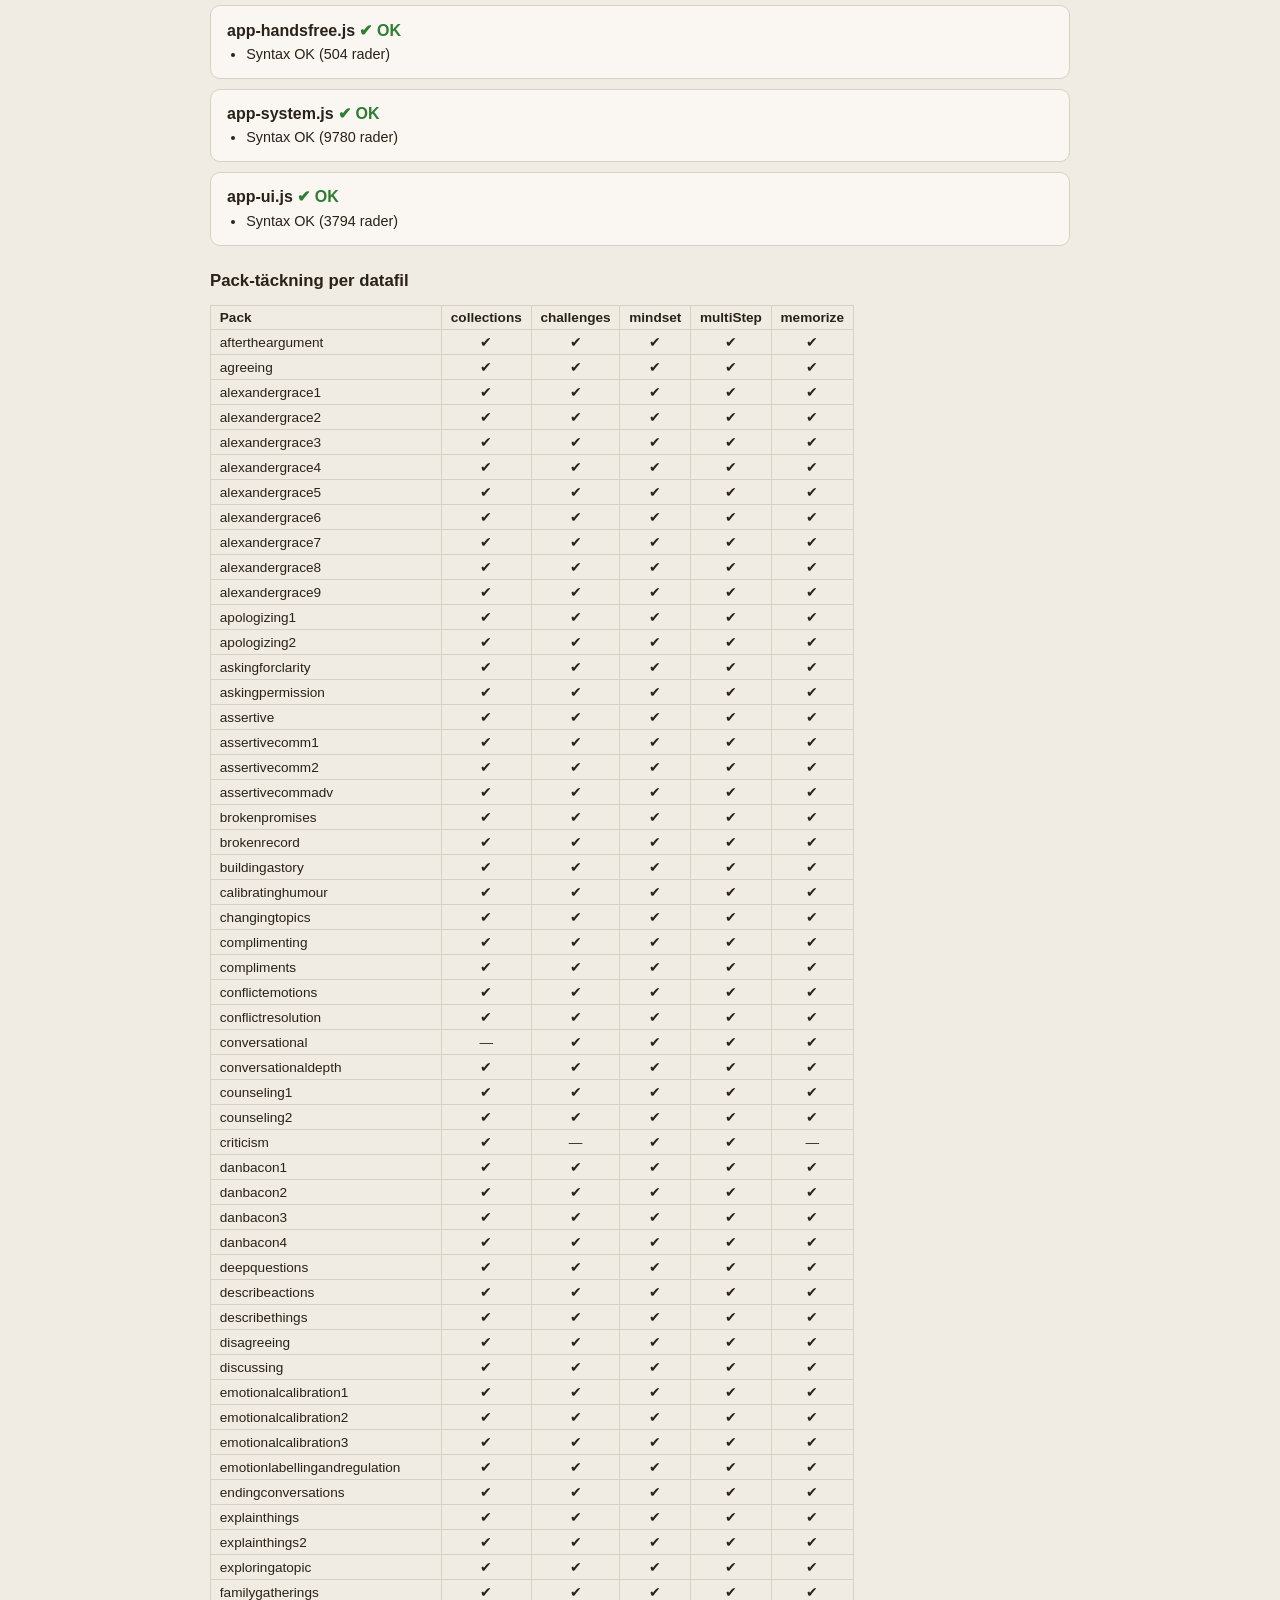
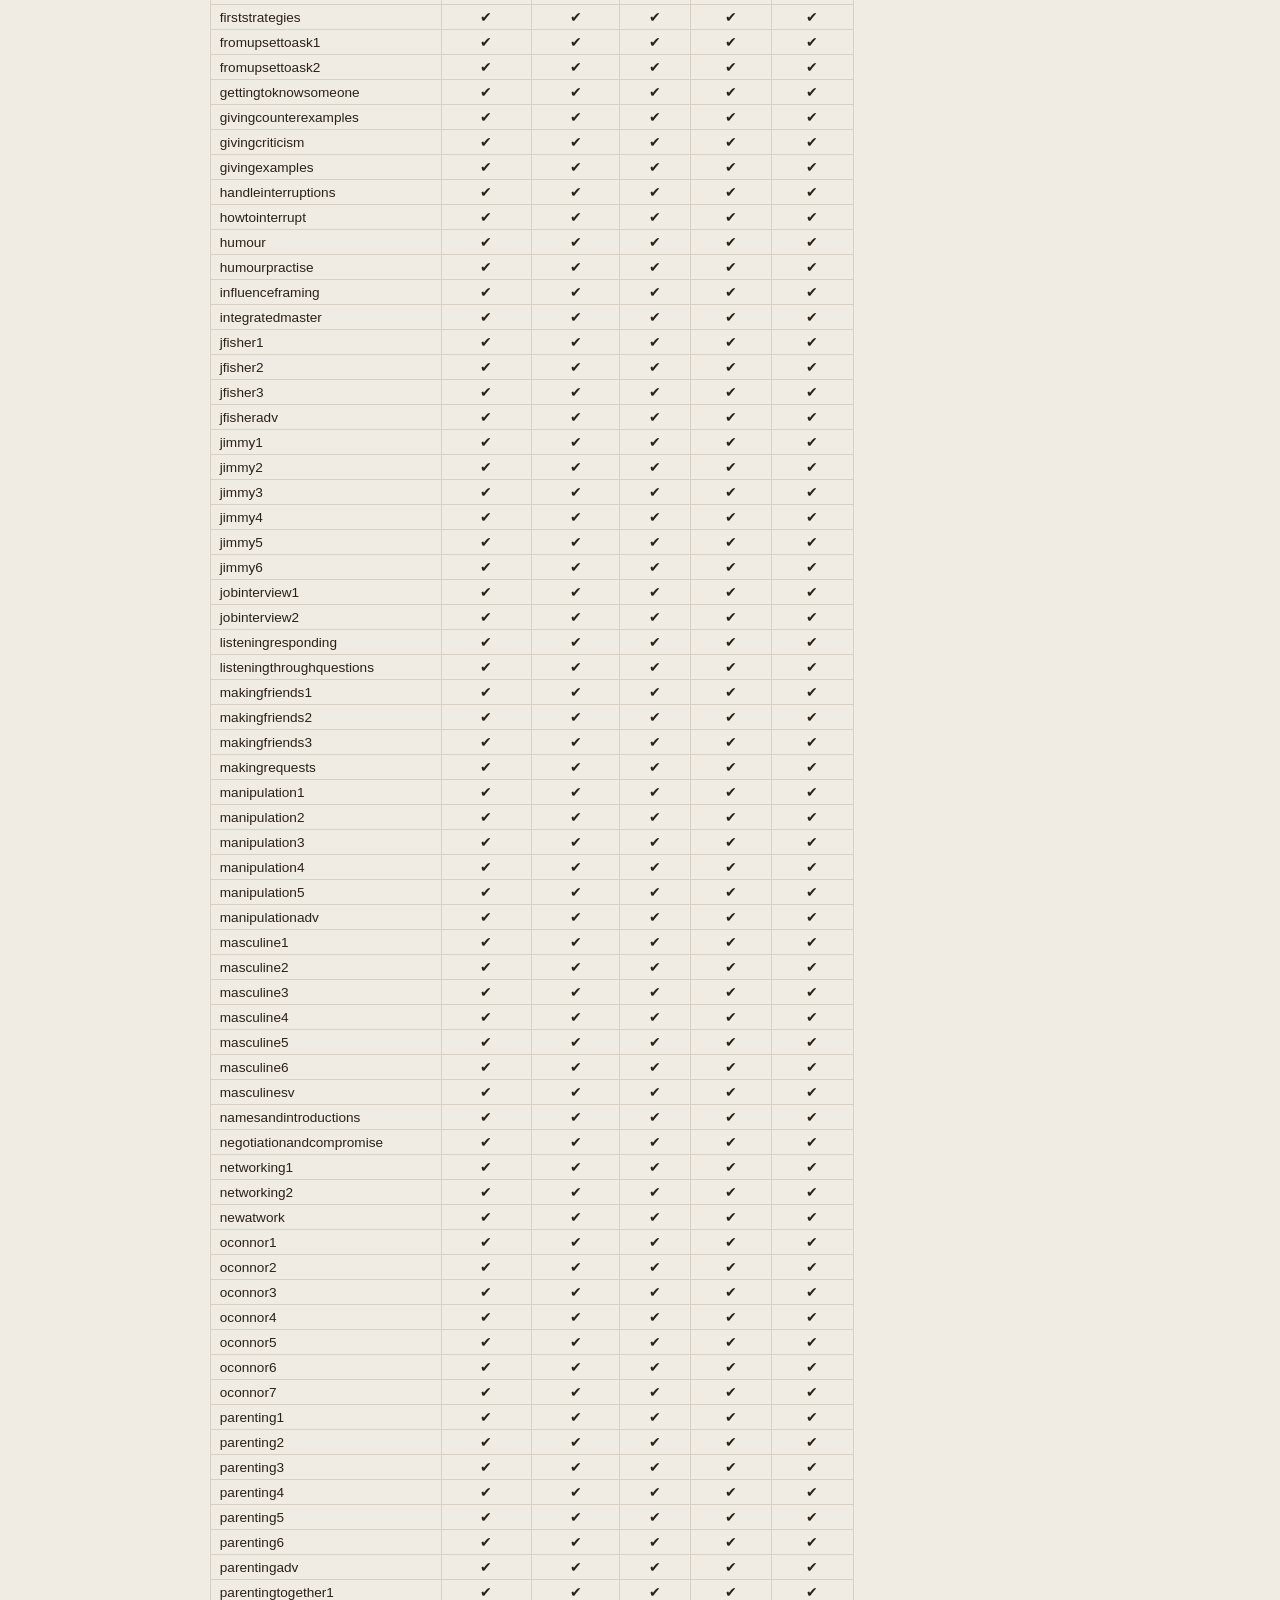
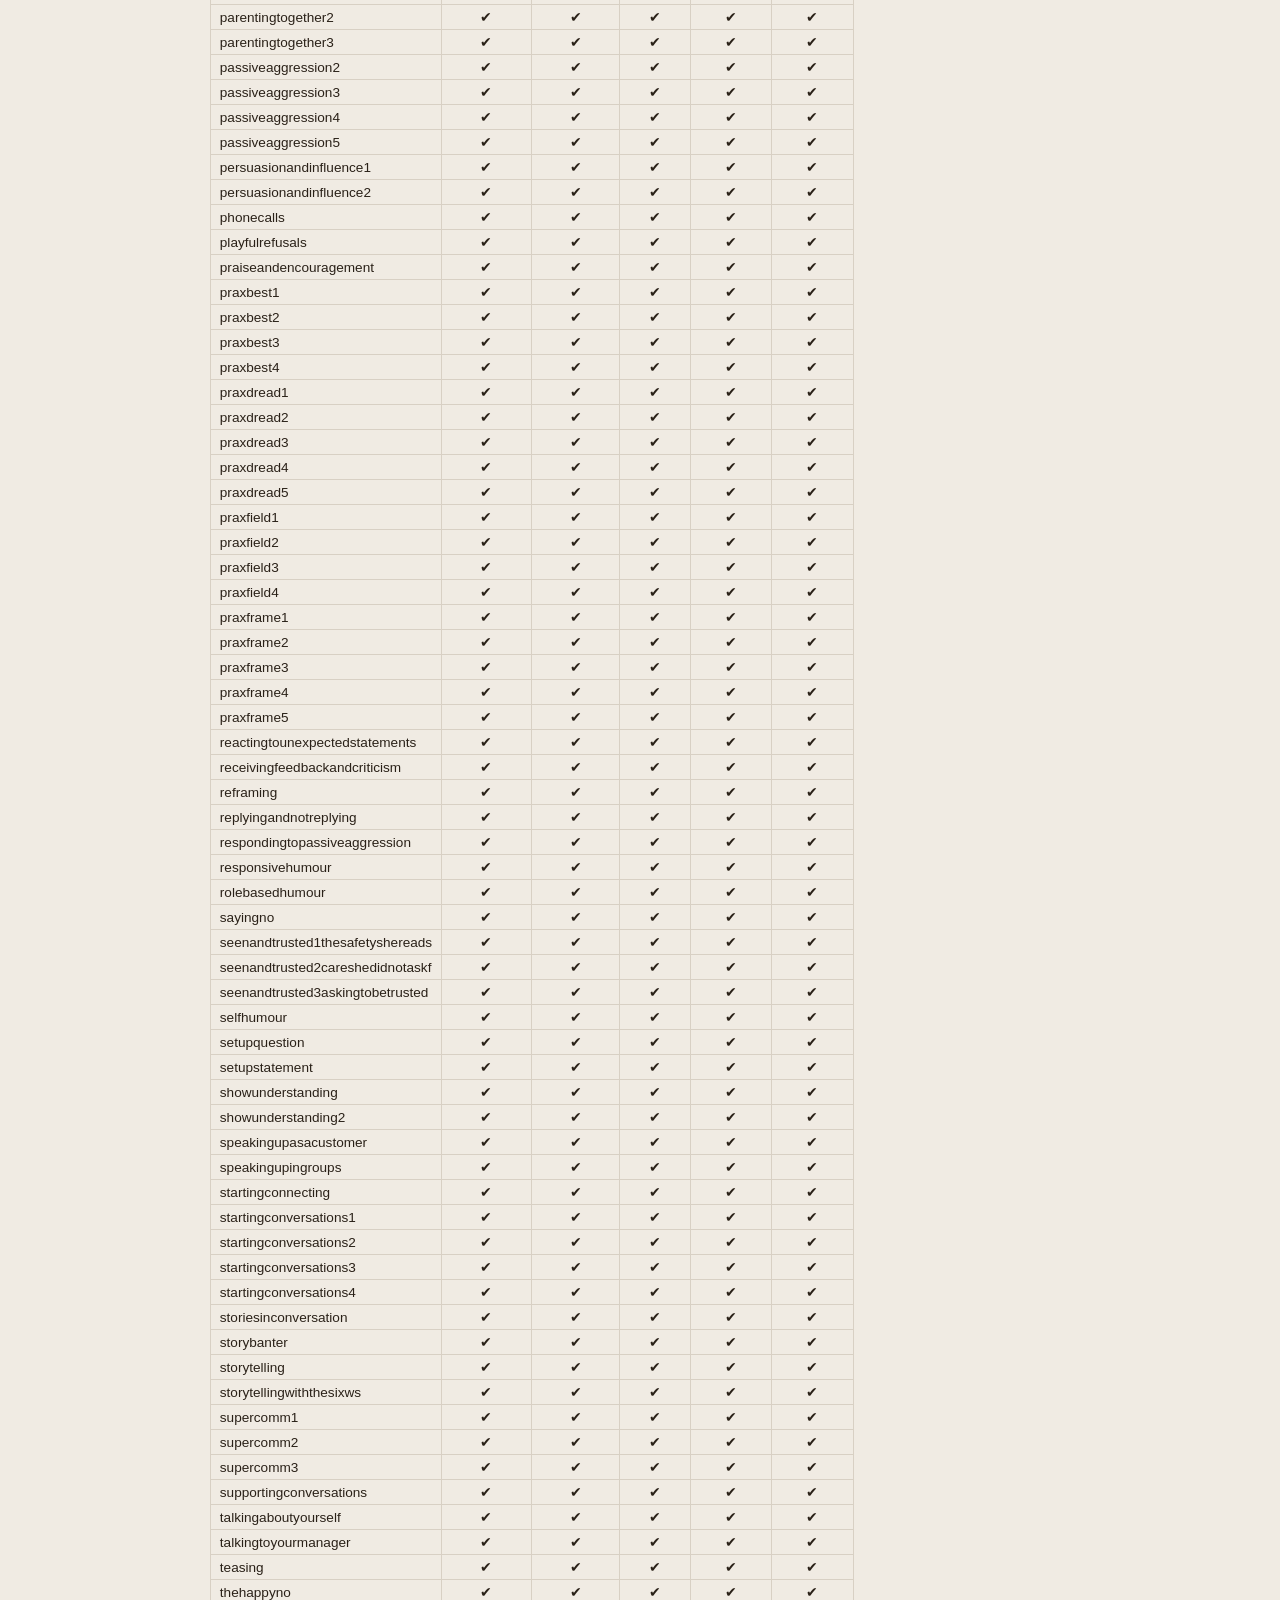
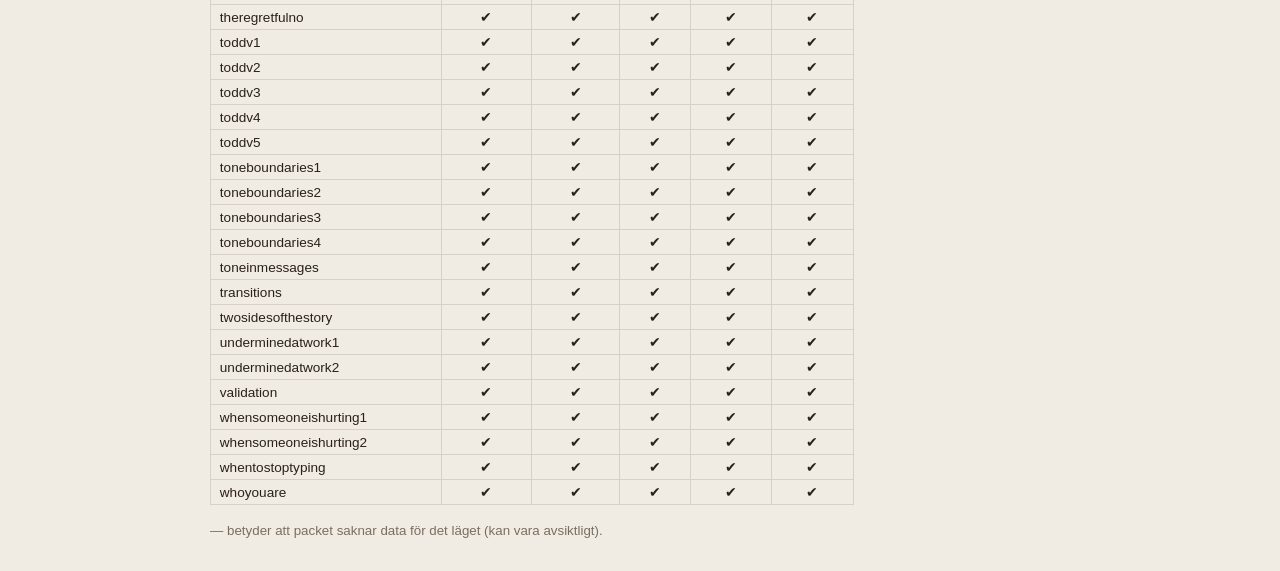
<file: validator.html>
<!DOCTYPE html>
<html lang="sv">
<head>
<meta charset="UTF-8">
<meta name="viewport" content="width=device-width, initial-scale=1.0">
<title>Deckstack — Datavalidator</title>
<style>
  body { font-family: -apple-system, Segoe UI, sans-serif; background:#F0EBE3; color:#2a2118; max-width:860px; margin:2rem auto; padding:0 1rem; }
  h1 { font-size:1.4rem; } h2 { font-size:1.05rem; margin-top:1.6rem; }
  .file { background:#FAF7F2; border:1px solid #d8d0c4; border-radius:10px; padding:.8rem 1rem; margin:.6rem 0; }
  .file h3 { margin:.1rem 0 .4rem; font-size:1rem; }
  .ok { color:#2e7d32; } .fail { color:#b3261e; } .warn { color:#a05a00; }
  .badge { font-weight:700; }
  ul { margin:.3rem 0 .2rem 1.2rem; padding:0; font-size:.9rem; }
  li { margin:.15rem 0; }
  #drop { border:2px dashed #b0a493; border-radius:10px; padding:1.4rem; text-align:center; color:#7a6f5f; margin:1rem 0; }
  #drop.over { background:#efe6d8; border-color:#B05A28; }
  #summary { font-size:1.05rem; font-weight:700; margin:1rem 0; }
  code { background:#eee4d6; padding:.05rem .3rem; border-radius:4px; }
  small { color:#7a6f5f; }
  table { border-collapse:collapse; font-size:.85rem; margin-top:.5rem; }
  td, th { border:1px solid #d8d0c4; padding:.25rem .55rem; text-align:center; }
  th:first-child, td:first-child { text-align:left; }
</style>
</head>
<body>
<h1>Deckstack — Datavalidator</h1>
<p><small>Kontrollerar att datafilerna är hela och rätt strukturerade, och att alla app-filer är syntaktiskt giltiga. Kör den här sidan från GitHub Pages (eller en lokal server) för automatisk kontroll — eller dra och släpp js-filer nedan.</small></p>
<div id="drop">Släpp js-filer här för att validera lokalt (utan server)</div>
<div id="summary"></div>
<div id="results"></div>
<h2 id="matrixHead" style="display:none">Pack-täckning per datafil</h2>
<div id="matrix"></div>

<script>
const DATA_SPECS = {
  'data.js':           { constName:'collections',           entry: entryCollections },
  'challengesData.js': { constName:'challengesCollections', entry: entryCollections },
  'mindsetData.js':    { constName:'mindsetCollections',    entry: entryCollections },
  'multiStepData.js':  { constName:'multiStepCollections',  entry: entryMultiStep },
  'memorizeData.js':   { constName:'memorizeCollections',   entry: entryMemorize },
};
const APP_FILES = ['app-core.js','app-modes.js','app-handsfree.js','app-system.js','app-ui.js'];
const packData = {}; // constName -> Set of pack keys

function isStr(x){ return typeof x === 'string' && x.length > 0; }

function entryCollections(e, path, errs){
  if (!isStr(e.name)) errs.push(path + ': saknar name');
  if (!Array.isArray(e.inputs) || !e.inputs.length) { errs.push(path + ': saknar inputs[]'); return; }
  e.inputs.forEach((inp, i) => {
    if (!isStr(inp.q)) errs.push(path + '.inputs[' + i + ']: saknar q');
    if (!isStr(inp.a)) errs.push(path + '.inputs[' + i + ']: saknar a');
  });
}
function entryMultiStep(e, path, errs){
  if (!isStr(e.name)) errs.push(path + ': saknar name');
  if (!Array.isArray(e.inputs) || !e.inputs.length) { errs.push(path + ': saknar inputs[]'); return; }
  e.inputs.forEach((inp, i) => {
    const p = path + '.inputs[' + i + ']';
    if (!isStr(inp.situation)) errs.push(p + ': saknar situation');
    if (!Array.isArray(inp.steps) || !inp.steps.length) { errs.push(p + ': saknar steps[]'); return; }
    inp.steps.forEach((s, j) => {
      if (!isStr(s.front)) errs.push(p + '.steps[' + j + ']: saknar front');
      if (!isStr(s.back))  errs.push(p + '.steps[' + j + ']: saknar back');
    });
  });
}
function entryMemorize(e, path, errs){
  if (!isStr(e.name)) errs.push(path + ': saknar name');
  if (!Array.isArray(e.cards) || !e.cards.length) { errs.push(path + ': saknar cards[]'); return; }
  e.cards.forEach((c, i) => {
    if (!isStr(c.q)) errs.push(path + '.cards[' + i + ']: saknar q');
    if (!isStr(c.a)) errs.push(path + '.cards[' + i + ']: saknar a');
  });
}

function validateDataFile(name, code){
  const spec = DATA_SPECS[name];
  const errs = [], warns = [], info = [];
  const trimmed = code.replace(/\s+$/, '');
  if (!trimmed.endsWith('};')) warns.push('Filen slutar inte med "};" — kontrollera att den inte är trunkerad');
  if (!code.includes('const ' + spec.constName)) errs.push('Hittar inte "const ' + spec.constName + '"');
  let obj = null;
  try {
    // Parse + execute in sandbox, return the constant
    obj = new Function(code + '\n;return ' + spec.constName + ';')();
  } catch (e) {
    errs.push('Syntaxfel eller körfel: ' + e.message);
  }
  if (obj) {
    const keys = Object.keys(obj);
    if (!keys.length) errs.push(spec.constName + ' är tomt');
    info.push(keys.length + ' packs: ' + keys.join(', '));
    packData[spec.constName] = new Set(keys);
    let entries = 0;
    for (const k of keys) {
      if (!Array.isArray(obj[k])) { errs.push('Pack "' + k + '" är inte en array'); continue; }
      obj[k].forEach((e, i) => { entries++; spec.entry(e, k + '[' + i + ']', errs); });
    }
    info.push(entries + ' poster totalt');
  }
  return { errs, warns, info };
}

function validateAppFile(name, code){
  const errs = [], warns = [], info = [];
  try { new Function(code); info.push('Syntax OK (' + code.split('\n').length + ' rader)'); }
  catch (e) { errs.push('Syntaxfel: ' + e.message); }
  const rm = (code.match(/^registerMode\(/gm) || []).length;
  if (rm) info.push(rm + ' registerMode-anrop');
  return { errs, warns, info };
}

function render(name, r){
  const div = document.createElement('div');
  div.className = 'file';
  const status = r.errs.length ? '<span class="badge fail">✖ FEL</span>'
               : r.warns.length ? '<span class="badge warn">⚠ VARNING</span>'
               : '<span class="badge ok">✔ OK</span>';
  let html = '<h3>' + name + ' ' + status + '</h3><ul>';
  r.errs.slice(0, 25).forEach(e => html += '<li class="fail">' + e + '</li>');
  if (r.errs.length > 25) html += '<li class="fail">… och ' + (r.errs.length - 25) + ' fel till</li>';
  r.warns.forEach(w => html += '<li class="warn">' + w + '</li>');
  r.info.forEach(i => html += '<li>' + i + '</li>');
  html += '</ul>';
  div.innerHTML = html;
  document.getElementById('results').appendChild(div);
  return r.errs.length === 0;
}

function renderMatrix(){
  const names = Object.keys(packData);
  if (names.length < 2) return;
  const all = new Set();
  names.forEach(n => packData[n].forEach(k => all.add(k)));
  let html = '<table><tr><th>Pack</th>' + names.map(n => '<th>' + n.replace('Collections','') + '</th>').join('') + '</tr>';
  [...all].sort().forEach(k => {
    html += '<tr><td>' + k + '</td>' + names.map(n => '<td>' + (packData[n].has(k) ? '✔' : '—') + '</td>').join('') + '</tr>';
  });
  html += '</table><p><small>— betyder att packet saknar data för det läget (kan vara avsiktligt).</small></p>';
  document.getElementById('matrixHead').style.display = '';
  document.getElementById('matrix').innerHTML = html;
}

function setSummary(pass, total){
  const s = document.getElementById('summary');
  s.className = pass === total ? 'ok' : 'fail';
  s.textContent = pass === total
    ? '✔ Alla ' + total + ' filer OK — säkert att publicera.'
    : '✖ ' + (total - pass) + ' av ' + total + ' filer har problem — publicera INTE förrän de är lösta.';
}

function classify(name, code){
  if (DATA_SPECS[name]) return validateDataFile(name, code);
  return validateAppFile(name, code);
}

async function autoFetch(){
  if (location.protocol === 'file:') {
    document.getElementById('summary').innerHTML = '<small>Öppnad lokalt utan server — använd dra-och-släpp ovan, eller öppna validatorn via GitHub Pages.</small>';
    return;
  }
  const files = [...Object.keys(DATA_SPECS), ...APP_FILES];
  let pass = 0, total = 0;
  for (const f of files) {
    try {
      const res = await fetch('js/' + f + '?nocache=' + Date.now());
      if (!res.ok) throw new Error('HTTP ' + res.status);
      const code = await res.text();
      total++;
      if (render(f, classify(f, code))) pass++;
    } catch (e) {
      total++;
      render(f, { errs:['Kunde inte hämta js/' + f + ': ' + e.message], warns:[], info:[] });
    }
  }
  setSummary(pass, total);
  renderMatrix();
}

const drop = document.getElementById('drop');
drop.addEventListener('dragover', e => { e.preventDefault(); drop.classList.add('over'); });
drop.addEventListener('dragleave', () => drop.classList.remove('over'));
drop.addEventListener('drop', async e => {
  e.preventDefault(); drop.classList.remove('over');
  document.getElementById('results').innerHTML = '';
  document.getElementById('matrix').innerHTML = '';
  let pass = 0, total = 0;
  for (const file of e.dataTransfer.files) {
    if (!file.name.endsWith('.js')) continue;
    const code = await file.text();
    total++;
    if (render(file.name, classify(file.name, code))) pass++;
  }
  if (total) { setSummary(pass, total); renderMatrix(); }
});

autoFetch();
</script>
</body>
</html>
</file>
<file: css/style.css>
/* style.css — All visual styling for Communication Trainer */

/* ─── THEME TOKENS ────────────────────────────────────────────────────────────
   Oxide (light, default) and Ember (dark mode)
   Toggle by adding class "theme-ember" to <body>
────────────────────────────────────────────────────────────────────────────── */

:root {
  --ds-bg:          #F0EBE3;
  --ds-card:        #FFFFFF;
  --ds-card-alt:    #F8F4EE;
  --ds-border:      #D8CFBF;
  --ds-border-sub:  #EAE4DA;
  --ds-acc:         #B05A28;
  --ds-acc-text:    #FFFFFF;
  --ds-txt:         #2C1F10;
  --ds-txt2:        #8A6040;
  --ds-txt3:        #C0A880;
  --ds-nav-bg:      #F0EBE3;
  --ds-splash-bg:   #1E1008;
  --ds-splash-acc:  #F2622A;
  --ds-toggle-on:   #B05A28;
  --ds-subnav-btn:  #E0D8CA;
  --ds-subnav-act:  #B05A28;
  --ds-subnav-actT: #FFFFFF;
  --ds-search-bg:   #E4DDD2;
  --ds-divider:     #D8CFBF;
  --ds-prog-acc:    #B05A28;
  /* Calendar intensity steps (v1.26.49) — accent blended toward the card */
  --ds-cal-1:       #EFDED4;
  --ds-cal-2:       #DFBDA9;
  --ds-cal-3:       #CC9473;
  --ds-cal-4:       #B05A28;
  --ds-cal-4-txt:   #FFFFFF;
  --ds-ring-track:  #EEE6DB;   /* progress day rings (v1.29.52) */
  --ds-shadow:      rgba(44,31,16,0.10);
  --ds-topbar-btn:  #FFFFFF;
  --ds-topbar-btnT: #8A6040;
  --ds-lock-pro:    #5856d6;
  --ds-lock-comp:   #B05A28;
  --ds-pro-badge:   #5856d6;
  /* Hero/banner gradient (v1.26.35) — separate vars so dark mode can use a
     calmer, deeper ember instead of the full-saturation orange. */
  --ds-hero-a:      var(--ds-acc);
  --ds-hero-b:      #F2622A;
  /* Bottom nav height WITHOUT the safe-area inset (v1.26.68). One number in
     one place: the nav sets its own height from it, and every full-screen
     container uses it as padding-bottom, so the scroll area ends exactly at
     the nav's top line. Before this they were two independent magic numbers
     (84px vs a nav that measured about 62px), which left a dead band where
     content vanished before reaching the line. 6px top + 6px bottom padding
     + a 49px tab (22px icon, 2px gap, 10px label, 6px padding) + 1px border. */
  --ds-nav-h:       62px;
}

body.theme-ember {
  --ds-bg:          #18120A;
  --ds-card:        #211809;
  --ds-card-alt:    #1A140A;
  --ds-border:      #33240F;
  --ds-border-sub:  #2A1C0A;
  --ds-acc:         #F2622A;
  --ds-acc-text:    #FFFFFF;
  --ds-txt:         #E8D5C0;
  --ds-txt2:        #8A6A50;
  --ds-txt3:        #5A4030;
  --ds-nav-bg:      #120E07;
  --ds-splash-bg:   #0D0D0D;
  --ds-splash-acc:  #FF7800;
  /* Muted ember banner gradient for dark mode (v1.26.35) */
  --ds-hero-a:      #6E3316;
  --ds-hero-b:      #9A481E;
  --ds-toggle-on:   #F2622A;
  --ds-subnav-btn:  #2A1C0A;
  --ds-subnav-act:  var(--ds-acc);
  --ds-subnav-actT: #FFFFFF;
  --ds-search-bg:   #2A1C0A;
  --ds-divider:     #2A1C0A;
  --ds-prog-acc:    #F2622A;
  --ds-cal-1:       #552A11;
  --ds-cal-2:       #7F3918;
  --ds-cal-3:       #B34C20;
  --ds-cal-4:       #F2622A;
  --ds-cal-4-txt:   #18120A;
  --ds-ring-track:  #33240F;
  --ds-shadow:      rgba(0,0,0,0.35);
  --ds-topbar-btn:  #2A1C0A;
  --ds-topbar-btnT: #8A6A50;
  --ds-lock-pro:    #7860e0;
  --ds-lock-comp:   #F2622A;
  --ds-pro-badge:   #7860e0;
}

* { box-sizing: border-box; margin: 0; padding: 0; -webkit-tap-highlight-color: transparent; }

html { height: 100%; overflow: hidden; overscroll-behavior: none; }

body {
  font-family: -apple-system, BlinkMacSystemFont, 'Segoe UI', sans-serif;
  background: var(--ds-bg);
  display: flex;
  justify-content: center;
  align-items: flex-start;
  height: 100%;
  overflow: hidden;
  overscroll-behavior: none;
}

/* ─── SCREEN TRANSITIONS ─────────────────────────────────────────────────── */

.slide-in-right {
  animation: slideInRight 0.32s cubic-bezier(0.4,0,0.2,1) forwards;
}

.slide-out-right {
  animation: slideOutRight 0.32s cubic-bezier(0.4,0,0.2,1) forwards;
}

.slide-in-bottom {
  animation: slideInBottom 0.32s cubic-bezier(0.4,0,0.2,1) forwards;
}

.slide-out-bottom {
  animation: slideOutBottom 0.32s cubic-bezier(0.4,0,0.2,1) forwards;
}

@keyframes slideInRight {
  from { transform: translateX(100%); }
  to   { transform: translateX(0); }
}

@keyframes slideOutRight {
  from { transform: translateX(0); }
  to   { transform: translateX(100%); }
}

@keyframes slideInBottom {
  from { transform: translateY(100%); }
  to   { transform: translateY(0); }
}

@keyframes slideOutBottom {
  from { transform: translateY(0); }
  to   { transform: translateY(100%); }
}

.home-screen, .mode-screen, .app {
  position: fixed;
  top: 0; left: 0; right: 0; bottom: 0;
  width: 100%;
  max-width: 420px;
  margin: 0 auto;
}

.home-screen {
  width: 100%;
  max-width: 420px;
  /* v1.26.68 — was height:100% + min-height:-webkit-fill-available.
     -webkit-fill-available resolves to the LARGE viewport on iOS Safari (URL
     bar collapsed), so with the URL bar showing the screen was forced taller
     than the visible area — which is what produced the few pixels of drag and
     the scrollbar on locked parts of every screen. 100dvh is the supported
     replacement (iOS 15.4+); the 100vh line above it is the old fallback. */
  height: 100vh;
  height: 100dvh;
  background: var(--ds-bg);
  display: flex;
  flex-direction: column;
  padding: 0 20px;
  overflow-y: auto;
}

.home-topbar {
  display: flex;
  justify-content: flex-end;
  padding: 16px 0 0;
}

.home-topbar .topbar-btn {
  font-size: 22px;
  color: rgba(60, 25, 5, 0.85);
  background: none;
  border: none;
  cursor: pointer;
  padding: 4px;
}
/* Uppgift 7 — home topbar SVG slightly larger */
.home-topbar .topbar-btn svg { width: 26px; height: 26px; }

.home-header { padding: 56px 0 8px; text-align: center; }
.home-title { font-size: 26px; font-weight: 800; color: var(--ds-txt); letter-spacing: -0.3px; }
.home-subtitle { font-size: 14px; color: var(--ds-txt2); margin-top: 6px; }

.home-section-label {
  font-size: 12px;
  font-weight: 700;
  color: var(--ds-txt2);
  letter-spacing: 0.8px;
  text-transform: uppercase;
  margin: 32px 0 12px;
}

.collection-card {
  background: var(--ds-card);
  border-radius: 16px;
  padding: 20px;
  margin-bottom: 12px;
  box-shadow: 0 2px 10px var(--ds-shadow);
  border: 0.5px solid var(--ds-border);
  cursor: pointer;
  display: flex;
  align-items: center;
  justify-content: space-between;
  touch-action: manipulation;
  -webkit-user-select: none;
  user-select: none;
}
.collection-card:active { transform: scale(0.98); opacity: 0.9; }
.collection-name { font-size: 17px; font-weight: 700; color: var(--ds-txt); }
.collection-meta { font-size: 13px; color: var(--ds-txt2); margin-top: 3px; }
.collection-arrow { font-size: 20px; color: var(--ds-txt3); }

/* ─── MODE SELECTION SCREEN ───────────────────────────────────────────────── */

.mode-screen {
  width: 100%;
  max-width: 420px;
  height: 100vh;
  height: 100dvh;   /* v1.26.68 — see .home-screen */
  background: var(--ds-bg);
  display: flex;
  flex-direction: column;
  overflow-y: auto;
}

.mode-topbar {
  display: flex;
  align-items: center;
  justify-content: space-between;
  padding: 16px 20px 8px;
}

/* Ensure back and next buttons have equal fixed width so center group is truly centered */
#modeBackBtn, #modeNextBtn {
  flex: 0 0 40px;
}
.mode-topbar-center {
  display: flex;
  gap: 12px;
  align-items: center;
  flex: 1;
  justify-content: center;
}

.mode-header {
  padding: 16px 20px 24px;
  text-align: center;
}

.mode-collection-name {
  font-size: 24px;
  font-weight: 800;
  color: var(--ds-txt);
  letter-spacing: -0.3px;
}

.mode-subtitle {
  font-size: 14px;
  color: var(--ds-txt2);
  margin-top: 6px;
}

.mode-list {
  padding: 0 20px;
  display: flex;
  flex-direction: column;
  gap: 12px;
}

.mode-card {
  background: var(--ds-card);
  border-radius: 16px;
  padding: 20px;
  box-shadow: 0 2px 10px var(--ds-shadow);
  cursor: pointer;
  display: flex;
  align-items: center;
  gap: 16px;
  touch-action: manipulation;
  -webkit-user-select: none;
  user-select: none;
}
.mode-card:active { transform: scale(0.98); opacity: 0.9; }

.mode-card--soon {
  opacity: 0.45;
  cursor: default;
}
.mode-card--soon:active { transform: none; opacity: 0.45; }

.mode-icon {
  font-size: 28px;
  width: 44px;
  text-align: center;
  color: var(--ds-acc);
  flex-shrink: 0;
  display: flex;
  align-items: center;
  justify-content: center;
}
.mode-card--soon .mode-icon { color: var(--ds-txt3); }

.mode-info { flex: 1; }
.mode-name { font-size: 17px; font-weight: 700; color: var(--ds-txt); }
.mode-desc { font-size: 13px; color: var(--ds-txt2); margin-top: 3px; }
.mode-card--soon .mode-name { color: var(--ds-txt2); }

.mode-arrow { font-size: 20px; color: var(--ds-txt3); }
.mode-card--soon .mode-arrow { visibility: hidden; }

/* ─── TRAINING SCREEN ─────────────────────────────────────────────────────── */

.app {
  width: 100%;
  max-width: 420px;
  height: 100vh;
  height: 100dvh;   /* v1.26.68 — see .home-screen */
  background: var(--ds-bg);
  display: flex;
  flex-direction: column;
}

.topbar {
  display: flex;
  align-items: center;
  justify-content: space-between;
  padding: 16px 20px 12px;
}

.topbar-btn {
  width: 40px;
  height: 40px;
  border-radius: 10px;
  border: none;
  background: none;
  cursor: pointer;
  display: flex;
  align-items: center;
  justify-content: center;
  font-size: 22px;
  color: var(--ds-topbar-btnT);
  touch-action: manipulation;
}

/* Uppgift 6 — larger gear/close icons in topbar buttons */
.topbar-btn svg { width: 26px; height: 26px; }

/* Uppgift 1 — larger ✕ on close buttons to match gear icon size */
[id$="CloseBtn"], #closeBtn { font-size: 26px; }

.counter { font-size: 15px; font-weight: 600; color: var(--ds-txt2); letter-spacing: 0.5px; }
.divider {
  height: 2px;
  background: var(--ds-divider);
}

/* Progress bar mode — activated by .pb-enabled on body */
body.pb-enabled .divider {
  height: 4px;
  background: var(--ds-border);
  position: relative;
  cursor: pointer;
  touch-action: none;
  border-radius: 2px;
  margin: 0;
  transition: height 0.2s;
}

body.pb-enabled .divider::before {
  content: '';
  position: absolute;
  left: 0; top: 0; bottom: 0;
  width: calc(var(--pb-fill, 0) * 1%);
  background: var(--ds-acc);
  border-radius: 2px;
  transition: width 0.2s ease;
}

/* Larger hit area on touch */
body.pb-enabled .divider::after {
  content: '';
  position: absolute;
  left: 0; right: 0;
  top: -10px; bottom: -10px;
}

.strategy-label {
  text-align: center;
  padding: 18px 20px 10px;
  font-size: 22px;
  font-weight: 700;
  color: var(--ds-txt);
  cursor: pointer;
  -webkit-user-select: none;
  user-select: none;
}
.strategy-label:active { opacity: 0.6; }

/* ─── CARD ────────────────────────────────────────────────────────────────── */

.card-area {
  flex: 1;
  display: flex;
  align-items: center;
  justify-content: center;
  padding: 10px 20px 20px;
}

.card {
  width: 100%;
  min-height: 340px;
  background: var(--ds-card);
  border-radius: 20px;
  box-shadow: 0 4px 20px var(--ds-shadow);
  display: flex;
  align-items: center;
  justify-content: center;
  padding: 40px 32px;
  cursor: pointer;
  position: relative;
  touch-action: none;
  -webkit-user-select: none;
  user-select: none;
  -webkit-touch-callout: none;
}

.card-inner {
  width: 100%;
  min-height: 260px;
  position: relative;
  transform-style: preserve-3d;
  transition: transform 0.4s ease;
}
.card-inner.flipped { transform: rotateY(180deg); }

.card-face {
  position: absolute;
  inset: 0;
  display: flex;
  flex-direction: column;
  align-items: center;
  justify-content: center;
  backface-visibility: hidden;
  -webkit-backface-visibility: hidden;
  padding: 8px;
}
.card-back { transform: rotateY(180deg); }

.card-text {
  font-size: 20px;
  line-height: 1.55;
  color: var(--ds-txt);
  text-align: center;
  font-weight: 400;
  pointer-events: none;
  -webkit-user-select: none;
  user-select: none;
  display: flex;
  align-items: center;
  justify-content: center;
  flex: 1;
}
.card-back .card-text { color: var(--ds-txt2); font-size: 18px; }

/* The back of a Sequences scenario card is a numbered list of the moves, so
   its line breaks have to survive. Scoped to these two elements ON PURPOSE:
   .card-text collapses newlines everywhere else, and 56 cards elsewhere in the
   library contain one — lifting the rule to .card-text would restyle all of
   them in one go, which is a separate decision. Nothing else reaches these two
   ids: a step's back is a single spoken line (0 of 2059 sequence texts contain
   a line break). v1.27.17. */
#flowBackText, #hfFlowBackText { white-space: pre-line; }

/* v1.27.18 — the pack / programme note field inside a settings panel. Styled
   from the tag input rather than the card note panel, because it sits in a
   settings sheet and should read as part of it. */
.scope-note-area {
  width: 100%;
  box-sizing: border-box;
  margin-top: 8px;
  padding: 10px 12px;
  font: inherit;
  font-size: 15px;
  line-height: 1.5;
  color: var(--ds-txt);
  background: var(--ds-bg2, transparent);
  border: 1.5px solid var(--ds-border);
  border-radius: 10px;
  resize: vertical;
  min-height: 92px;
}
.scope-note-area:focus { outline: none; border-color: var(--ds-acc); }

/* ─── INFO OVERLAY ────────────────────────────────────────────────────────── */

.card-info {
  display: none;
  position: absolute;
  inset: 0;
  background: var(--ds-card);
  border-radius: 20px;
  padding: 36px 28px 20px 28px;
  overflow-y: auto;
  -webkit-overflow-scrolling: touch;
  z-index: 10;
}
.card-info.visible { display: block; }

.card-info-close {
  position: absolute;
  top: 10px;
  right: 12px;
  width: 28px;
  height: 28px;
  border-radius: 50%;
  border: none;
  background: var(--ds-card-alt);
  color: var(--ds-txt2);
  font-size: 14px;
  cursor: pointer;
  display: flex;
  align-items: center;
  justify-content: center;
  touch-action: manipulation;
  -webkit-user-select: none;
  user-select: none;
}

/* ── NATIVE TOP SPACING (v1.27.10) ─────────────────────────────────────────
   In a browser the page sits inside browser chrome and the top of the layout
   has room above it. In the Capacitor build the web view is full screen, so
   the same layout starts higher up and the top row reads as cramped.

   The extra room is therefore applied ONLY in the native build. app-core.js
   puts `ds-native` on <html> when Capacitor is present; nothing changes in
   the browser, which is why the web app has always looked right.

   ONE NUMBER TUNES IT: --ds-native-top. Raise or lower it and every top row
   moves together. It is added on top of whatever the element already had.

   If the status bar ever OVERLAPS the content rather than merely crowding it,
   this is the wrong fix and the real one is env(safe-area-inset-top) — the
   bottom inset is already handled that way further down this file.

   v1.30.06 — that is what happened, so the real fix is now in place (block
   below). The extra room stays available but is set to 0: on top of the safe
   area it pushed the training topbar too far down. */
:root { --ds-native-top: 0px; }

/* ── SAFE AREA IN THE NATIVE BUILD (v1.30.06) ──────────────────────────────
   The iOS app used Capacitor's contentInset "automatic": iOS pushed the whole
   web page down inside an invisible scroll view. That push was unreliable — the
   app STARTED with the page under the status bar and only dropped into place
   after something like the keyboard nudged it. On an iPhone with a Dynamic
   Island that put the back arrows and Skip under the clock, untappable.

   capacitor.config.json now says contentInset "never" (the web view is the
   whole screen, nothing moves it), and the app keeps clear of the status bar
   and the home indicator itself, here. env() gives the real numbers for each
   phone: about 20 at the top on an iPhone SE, about 59 on an iPhone 16.

   Moved: every full-screen CONTENT layer. Not moved: the splash, dim
   backdrops behind sheets and dialogs, the bottom nav (which already pads
   itself with env(safe-area-inset-bottom)), and bottom sheets.
   Screens that sit above the bottom nav already add the bottom inset to
   their padding, so only their top moves; screens without the nav also stop
   above the home indicator. height:auto lets top/bottom decide the size
   instead of 100dvh, which would otherwise run off the bottom.
   Only under .ds-native — the browser is untouched. */
.ds-native .home-screen,
.ds-native .dashboard-screen,
.ds-native .progress-screen,
.ds-native .upgrade-screen,
.ds-native .extended-screen {
  top: env(safe-area-inset-top);
  height: auto;
}
.ds-native .mode-screen,
.ds-native .app,
.ds-native .settings-screen,
.ds-native #onboardingScreen,
.ds-native #packIntroScreen {
  top: env(safe-area-inset-top);
  bottom: env(safe-area-inset-bottom);
  height: auto;
}
/* the checkpoint screen sets inset:0 inline, hence !important */
.ds-native #checkpointScreen {
  top: env(safe-area-inset-top) !important;
  bottom: env(safe-area-inset-bottom) !important;
}

.ds-native .topbar      { padding-top: calc(16px + var(--ds-native-top)); }
.ds-native .lib-banner  { padding-top: calc(18px + var(--ds-native-top)); }
.ds-native .dash-hero   { padding-top: calc(34px + var(--ds-native-top)); }

/* ── GUIDES (v1.27.08) ─────────────────────────────────────────────────────
   The in-app walkthroughs. They reuse the pack-intro screen and its .ob-*
   classes wholesale; everything here is the illustration layer on top.

   The pictures are DRAWN, not screenshotted. An inline SVG follows the theme
   variables, never goes stale when the interface moves, weighs nothing, and
   needs no device to produce. A screenshot fails all four. */
.gd-art {
  display: block;
  width: 100%;
  max-width: 250px;
  margin: 2px auto 12px;
  overflow: visible;
}
.gd-art .gd-card   { fill: var(--ds-card); stroke: var(--ds-border); stroke-width: 1.5; }
.gd-art .gd-panel  { fill: var(--ds-card-alt); stroke: var(--ds-border-sub); stroke-width: 1.5; }
.gd-art .gd-line   { fill: var(--ds-txt3); opacity: .55; }
.gd-art .gd-line--strong { fill: var(--ds-txt2); opacity: .8; }
.gd-art .gd-arrow  { stroke: var(--ds-acc); stroke-width: 2.2; fill: none;
                     stroke-linecap: round; stroke-linejoin: round; }
.gd-art .gd-ring   { stroke: var(--ds-acc); stroke-width: 1.6; fill: none; opacity: .55; }
.gd-art .gd-dot    { fill: var(--ds-acc); }
.gd-art .gd-icon   { stroke: var(--ds-txt2); stroke-width: 1.8; fill: none; stroke-linecap: round; stroke-linejoin: round; }   /* v1.29.93 — the gear */
/* v1.29.97 — pictures for the Voices, Progress and Settings guides */
.gd-art .gd-ok        { stroke: #3c8a4a; stroke-width: 2; fill: none; stroke-linecap: round; stroke-linejoin: round; }
.gd-art .gd-badge     { fill: var(--ds-acc); opacity: .9; }
.gd-art .gd-badge-tx  { fill: #fff; font-size: 9px; font-weight: 700; font-family: inherit; }
.gd-art .gd-track     { stroke: var(--ds-border); fill: none; }
.gd-art .gd-fill      { stroke: var(--ds-acc); fill: none; stroke-linecap: round; }
.gd-art .gd-track-bar { fill: var(--ds-border); }
.gd-art .gd-fill-bar  { fill: var(--ds-acc); }
.gd-art .gd-tog-on    { fill: var(--ds-acc); }
.gd-art .gd-tog-off   { fill: var(--ds-txt3); opacity: .45; }   /* v1.29.98 — visible in dark mode too */
.gd-art .gd-knob      { fill: #fff; }
.gd-art .gd-hero      { fill: var(--ds-acc); opacity: .85; }
.gd-art .gd-icon--light { stroke: rgba(60, 25, 5, 0.85); }
.gd-art .gd-line--light { fill: #fff; opacity: .8; }
.gd-art .gd-label  { fill: var(--ds-txt2); font-size: 9px; font-weight: 700;
                     font-family: inherit; letter-spacing: .02em; }
.gd-art .gd-muted  { fill: var(--ds-txt3); font-size: 8.5px; font-family: inherit; }

/* caption under a picture */
.gd-cap {
  text-align: center;
  font-size: 12.5px;
  color: var(--ds-txt3);
  margin: -6px 0 14px;
}

/* the two rows added to every training settings panel */
.gd-settings-head {
  font-size: 12px;
  font-weight: 700;
  color: var(--ds-txt2);
  letter-spacing: .04em;
  text-transform: uppercase;
  margin: 14px 0 2px;
}
.gd-btn {
  font-size: 13px;
  color: var(--ds-acc);
  background: var(--ds-card-alt);
  border: 1px solid var(--ds-border-sub);
  border-radius: 8px;
  padding: 6px 12px;
  cursor: pointer;
  font-family: inherit;
}

/* ── PER-CARD NOTES (v1.27.03) ─────────────────────────────────────────────
   Same panel geometry as .card-info so the two feel like one mechanism: it
   covers the card, it closes with the same cross, and it stops the card's
   swipe gestures. The difference is that this one is writable. */
.card-note {
  display: none;
  position: absolute;
  inset: 0;
  background: var(--ds-card);
  border-radius: 20px;
  padding: 36px 24px 18px 24px;
  z-index: 11;
  flex-direction: column;
}
.card-note.visible { display: flex; }

.card-note-title {
  font-size: 18px;
  font-weight: 700;
  color: var(--ds-txt);
  margin-bottom: 10px;
  flex: 0 0 auto;
}

.card-note-area {
  flex: 1 1 auto;
  width: 100%;
  border: none;
  outline: none;
  resize: none;
  background: transparent;
  color: var(--ds-txt);
  font-family: inherit;
  font-size: 15px;
  line-height: 1.7;
  padding: 0;
  -webkit-appearance: none;
  overflow-y: auto;
  -webkit-overflow-scrolling: touch;
}
.card-note-area::placeholder { color: var(--ds-txt2); opacity: .6; }

/* THE NOTE MARK (v1.27.04)
   No extra glyph: the separator that is already sitting between the two
   navigation groups does the job. A card with a note simply makes it heavier.
   Nothing appears or disappears, so the line never changes width.
   Deliberately NOT an accent colour — the hint line is the quietest thing on
   the screen and the mark has to stay inside that register. */
.hint-sep {
  font-weight: 400;
  color: inherit;
  transition: font-weight .15s ease, color .15s ease;
}
.hint.has-note .hint-sep {
  font-weight: 800;
  color: var(--ds-txt2);
}

/* Hints turned off. `visibility: hidden` used to be used here, which also
   made the line untappable and killed the three-tap that opens a note. The
   text is made transparent instead: the box, and its taps, stay.

   v1.27.05 — WRITTEN AS `.hint.hint--muted`, not `.hint--muted`. The base
   `.hint` rule sets a colour and is declared LATER in this file, so at equal
   specificity it won and the muted rule did nothing at all. Doubling the
   class is what makes it stick; do not simplify it back. */
.hint.hint--muted { color: transparent; }
.hint.hint--muted .hint-sep { color: transparent; }
/* …except that a card carrying a note still shows one very quiet dot. */
.hint.hint--muted.has-note .hint-sep {
  color: var(--ds-txt3);
  font-weight: 400;
  opacity: .55;
}

.card-info-text {
  font-size: 15px;
  line-height: 1.7;
  color: var(--ds-txt);
  white-space: pre-wrap;
}

/* ─── HINT & BOTTOM NAV ───────────────────────────────────────────────────── */

.hint {
  text-align: center;
  font-size: 12px;
  color: var(--ds-txt3);
  padding: 0 20px 8px;
  line-height: 1.8;
  -webkit-user-select: none;
  user-select: none;
}

.bottombar {
  display: flex;
  justify-content: space-between;
  align-items: center;
  padding: 14px 32px 28px;
}

.nav-btn {
  width: 48px;
  height: 48px;
  border-radius: 50%;
  border: none;
  background: var(--ds-topbar-btn);
  cursor: pointer;
  display: flex;
  align-items: center;
  justify-content: center;
  font-size: 22px;
  color: var(--ds-topbar-btnT);
  box-shadow: 0 1px 4px var(--ds-shadow);
  touch-action: manipulation;
}

/* ─── SETTINGS ────────────────────────────────────────────────────────────── */

.settings-overlay {
  display: none;
  position: fixed;
  inset: 0;
  background: rgba(0,0,0,0.35);
  z-index: 100;
  justify-content: center;
  align-items: flex-end;
}
.settings-overlay.open { display: flex; }

.settings-panel {
  background: var(--ds-card);
  width: 100%;
  max-width: 420px;
  border-radius: 20px 20px 0 0;
  padding: 24px 24px 100px;
  max-height: 80vh;
  overflow-y: auto;
  -webkit-overflow-scrolling: touch;
}

.settings-title { font-size: 17px; font-weight: 700; color: var(--ds-txt); margin-bottom: 20px; }

.settings-row {
  display: flex;
  justify-content: space-between;
  align-items: center;
  padding: 12px 0;
  border-bottom: 1px solid var(--ds-border-sub);
}
.settings-row:last-of-type { border-bottom: none; }
.settings-row label { font-size: 15px; color: var(--ds-txt); }

/* v1.29.47 — fold-out explanations and the Grid navigation row */
.settings-row--help > label:first-child {
  cursor: pointer; -webkit-tap-highlight-color: transparent;
  /* v1.29.60 — the whole empty stretch up to the control folds the text out,
     not just the words. A 14px gap before the control keeps the two apart. */
  flex: 1 1 auto; min-width: 0; align-self: stretch;
  margin: -12px 14px -12px 0; padding: 12px 0;
}
/* v1.29.59 — no chevron after the names (Rikard: too much on screen). Tapping the name still folds the explanation out. */
.settings-row.is-open { border-bottom: none; padding-bottom: 6px; }
.settings-help {
  font-size: 13px; line-height: 1.45; color: var(--ds-txt2);
  padding: 0 64px 12px 0; border-bottom: 1px solid var(--ds-border-sub);
}
.settings-sub { display: block; font-size: 12px; color: var(--ds-txt2); margin-top: 2px; }
.settings-pro-pill {
  display: inline-block; margin-left: 8px; padding: 1px 7px; border-radius: 8px;
  font-size: 11px; font-weight: 700; color: #fff; background: var(--ds-pro-badge); vertical-align: 2px;
}
.settings-pro-pill[hidden] { display: none; }
.settings-row--locked .toggle { opacity: 0.4; }

.settings-version { margin-top: 16px; font-size: 12px; color: var(--ds-txt3); text-align: center; }

.toggle { position: relative; width: 48px; height: 28px; }
.toggle input { opacity: 0; width: 0; height: 0; }
.toggle-slider {
  position: absolute;
  inset: 0;
  background: #ccc;
  border-radius: 28px;
  cursor: pointer;
  transition: background 0.2s;
}
.toggle-slider::before {
  content: '';
  position: absolute;
  width: 22px; height: 22px;
  left: 3px; top: 3px;
  background: #fff;
  border-radius: 50%;
  transition: transform 0.2s;
  box-shadow: 0 1px 3px rgba(0,0,0,0.2);
}
.toggle input:checked + .toggle-slider { background: var(--ds-toggle-on); }
.toggle input:checked + .toggle-slider::before { transform: translateX(20px); }

.settings-close {
  margin-top: 20px;
  width: 100%;
  padding: 14px;
  background: var(--ds-card-alt);
  border: none;
  border-radius: 12px;
  font-size: 15px;
  font-weight: 600;
  color: var(--ds-txt);
  cursor: pointer;
  touch-action: manipulation;
}

/* ─── SWIPE ANIMATIONS ────────────────────────────────────────────────────── */

.card.swipe-left  { animation: swipeLeft  0.22s ease forwards; }
.card.swipe-right { animation: swipeRight 0.22s ease forwards; }
.card.swipe-up    { animation: swipeUp    0.20s ease forwards; }
.card.swipe-down  { animation: swipeDown  0.20s ease forwards; }

@keyframes swipeLeft  { to { transform: translateX(-60px) scale(0.95); opacity: 0; } }
@keyframes swipeRight { to { transform: translateX(60px)  scale(0.95); opacity: 0; } }
@keyframes swipeUp    { to { transform: translateY(-40px) scale(0.95); opacity: 0; } }
@keyframes swipeDown  { to { transform: translateY(40px)  scale(0.95); opacity: 0; } }

/* ─── MULTIPLE STEPS SCREEN ──────────────────────────────────────────────────── */

.ms-strategy-row {
  display: flex;
  align-items: center;
  justify-content: space-between;
  padding: 10px 12px 6px;
  gap: 8px;
}

.ms-nav-btn {
  width: 36px;
  height: 36px;
  border-radius: 50%;
  border: none;
  background: var(--ds-topbar-btn);
  cursor: pointer;
  display: flex;
  align-items: center;
  justify-content: center;
  font-size: 18px;
  color: var(--ds-topbar-btnT);
  box-shadow: 0 1px 4px var(--ds-shadow);
  touch-action: manipulation;
  flex-shrink: 0;
}

.ms-strategy-info {
  flex: 1;
  text-align: center;
  overflow: hidden;
}

.ms-strategy-name {
  font-size: 15px;
  font-weight: 700;
  color: var(--ds-txt);
  -webkit-user-select: none;
  user-select: none;
}

.ms-situation {
  font-size: 13px;
  color: var(--ds-txt2);
  margin-top: 3px;
  line-height: 1.35;
  -webkit-user-select: none;
  user-select: none;
}

.ms-back-text {
  font-size: 17px !important;
}

#msInputCounter {
  font-size: 13px;
  font-weight: 600;
  color: #888;
  background: #fff;
  border: none;
  box-shadow: 0 1px 4px rgba(0,0,0,0.1);
  border-radius: 20px;
  padding: 6px 12px;
  cursor: default;
  touch-action: none;
}

.mem-back-text {
  font-size: 15px !important;
  line-height: 1.65 !important;
  text-align: left !important;
}

/* ─── GUIDED CARD LAYOUT ──────────────────────────────────────────────────── */

.guided-front-content {
  display: flex;
  flex-direction: column;
  width: 100%;
  height: 100%;
  justify-content: space-between;
}

.guided-step-row {
  display: flex;
  justify-content: space-between;
  align-items: center;
  margin-top: 16px;
  padding-top: 12px;
  border-top: 1px solid #eee;
}

.guided-step-label {
  font-size: 12px;
  color: #aaa;
  -webkit-user-select: none;
  user-select: none;
}

.guided-next-btn {
  font-size: 12px;
  color: var(--ds-acc);
  background: none;
  border: 1px solid var(--ds-border);
  border-radius: 20px;
  padding: 4px 12px;
  cursor: pointer;
  touch-action: manipulation;
  -webkit-user-select: none;
  user-select: none;
}
.guided-next-btn:active { opacity: 0.6; }

/* ─── HANDSFREE TRANSPORT ROW ─────────────────────────────────────────────── */

.hf-hint-row {
  display: flex;
  align-items: center;
  justify-content: center;
  padding: 12px 12px 72px;
  gap: 10px;
}

.hf-transport-group {
  display: grid;
  grid-template-columns: 1fr auto 1fr;
  align-items: center;
  width: 100%;
}

/* Left skip btn: centered in left third */
.hf-transport-group .hf-skip-btn:first-child { justify-self: center; }
/* Right skip btn: centered in right third */
.hf-transport-group .hf-skip-btn:last-child  { justify-self: center; }

.hf-transport-btn {
  width: 40px;
  height: 40px;
  border-radius: 50%;
  border: none;
  background: var(--ds-topbar-btn);
  cursor: pointer;
  display: flex;
  align-items: center;
  justify-content: center;
  color: var(--ds-acc);
  box-shadow: 0 1px 4px var(--ds-shadow);
  touch-action: manipulation;
  flex-shrink: 0;
  transition: opacity 0.2s;
}
.hf-transport-btn:active { transform: scale(0.93); }

/* Uppgift 9 — play/pause button slightly larger */
.hf-play-btn {
  width: 48px;
  height: 48px;
  box-shadow: 0 2px 6px var(--ds-shadow);
}

/* Outer skip buttons (prev/next group) slightly smaller/subtler */
.hf-skip-btn {
  width: 36px;
  height: 36px;
  color: var(--ds-txt2);
  box-shadow: none;
  background: none;
}

/* ─── SETTINGS EXTRAS ────────────────────────────────────────────────────── */

.settings-section-label {
  font-size: 11px;
  font-weight: 700;
  color: var(--ds-txt2);
  letter-spacing: 0.8px;
  text-transform: uppercase;
  margin: 16px 0 4px;
}

.settings-select {
  font-size: 14px;
  color: var(--ds-txt);
  border: 1px solid var(--ds-border);
  border-radius: 8px;
  padding: 4px 8px;
  background: var(--ds-card-alt);
  outline: none;
}

.settings-row--danger label:first-child {
  color: #888;
  font-size: 14px;
}

/* ─── FEEDBACK BAR ───────────────────────────────────────────────────────── */

.fb-bar {
  display: none;
  justify-content: space-around;
  align-items: center;
  /* v1.26.97 — the real fix, after three rounds of adding padding that barely
     moved anything. The bar is positioned against .card-face, which fills
     .card-inner — and .card has 40px of its own padding below that. So
     bottom: 0 was never the bottom of the CARD, it was 40px above it, and no
     amount of padding inside the bar could reach past that. A negative bottom
     pushes the bar down into the card's own padding, which is empty space:
     v1.26.97 used -34px, which landed a touch too low; -24px leaves the
     circles roughly 16px above the visible bottom edge.
     The other half of the problem was the bar itself. It spans the full width
     and used to be tall, so a swipe or a flip that started anywhere near it
     hit the bar instead of the card. pointer-events: none hands those touches
     back to the card; only the circles themselves take a tap. */
  padding: 0 12px;
  width: 100%;
  position: absolute;
  bottom: -24px;
  left: 0;
  pointer-events: none;
}

.feedback-mode .fb-bar {
  display: flex;
}

.fb-btn {
  width: 36px;
  height: 36px;
  border-radius: 50%;
  border: none;
  cursor: pointer;
  padding: 0;
  pointer-events: auto;   /* the bar itself is transparent to touches */
  transition: opacity 0.15s, transform 0.1s;
  -webkit-tap-highlight-color: transparent;
}

.fb-btn:active { transform: scale(0.88); }

/* Colour per value: 1=red 2=orange 3=yellow 4=green */
.fb-btn[data-val="1"] { background: #e53935; opacity: 0.22; }
.fb-btn[data-val="2"] { background: #fb8c00; opacity: 0.22; }
.fb-btn[data-val="3"] { background: #fdd835; opacity: 0.22; }
.fb-btn[data-val="4"] { background: #43a047; opacity: 0.22; }

/* Selected state */
.fb-btn[data-val="1"].fb-selected { opacity: 1; }
.fb-btn[data-val="2"].fb-selected { opacity: 1; }
.fb-btn[data-val="3"].fb-selected { opacity: 1; }
.fb-btn[data-val="4"].fb-selected { opacity: 1; }

/* Dimmed (others when one is selected) */
.fb-btn.fb-dimmed { opacity: 0.12; }

/* ─── BETA SECTION ───────────────────────────────────────────────────────── */

.mode-beta-toggle {
  display: flex;
  align-items: center;
  justify-content: space-between;
  padding: 12px 16px;
  margin: 4px 0 0;
  cursor: pointer;
  border-radius: 12px;
  user-select: none;
}

.mode-beta-toggle:active {
  background: var(--ds-card-alt);
}

.mode-beta-label {
  font-size: 12px;
  font-weight: 700;
  letter-spacing: 0.8px;
  text-transform: uppercase;
  color: var(--ds-txt3);
}

.mode-beta-arrow {
  font-size: 18px;
  color: var(--ds-txt3);
  transition: transform 0.25s ease;
}

.mode-beta-arrow.open {
  transform: rotate(90deg);
}

.mode-beta-list {
  display: flex;
  flex-direction: column;
  gap: 12px;
  overflow: hidden;
  max-height: 0;
  transition: max-height 0.25s ease;
}

.mode-beta-list.open {
  max-height: 300px;
}

/* ─── BOTTOM NAVIGATION BAR ──────────────────────────────────────────────── */

.bottom-nav {
  position: fixed;
  left: 0; right: 0; bottom: 0;
  margin: 0 auto;
  width: 100%;
  max-width: 420px;
  height: calc(var(--ds-nav-h) + env(safe-area-inset-bottom));
  display: flex;
  background: var(--ds-nav-bg);
  border-top: 1px solid var(--ds-border);
  padding: 6px 0 calc(6px + env(safe-area-inset-bottom));
  z-index: 600;
}

.nav-tab {
  flex: 1;
  display: flex;
  flex-direction: column;
  align-items: center;
  justify-content: center;
  gap: 2px;
  background: none;
  border: none;
  padding: 6px 0;
  cursor: pointer;
  color: var(--ds-txt3);
  -webkit-user-select: none;
  user-select: none;
  touch-action: manipulation;
}

.nav-tab-icon { font-size: 22px; line-height: 1; display: flex; align-items: center; justify-content: center; }
.nav-tab-label { font-size: 10px; font-weight: 600; letter-spacing: 0.2px; }

.nav-tab.active { color: var(--ds-txt); }

.nav-tab.nav-tab--upgrade { color: var(--ds-acc); }
.nav-tab.nav-tab--upgrade.active { color: var(--ds-acc); }

/* Top-level screens need bottom padding so content clears the nav bar.
   v1.26.68 — derived from --ds-nav-h instead of a hardcoded 84px, so the
   scrollable area ends exactly where the nav's top border is. */
.home-screen,
.dashboard-screen,
.progress-screen,
.upgrade-screen {
  padding-bottom: calc(var(--ds-nav-h) + env(safe-area-inset-bottom));
}

/* ─── DASHBOARD / PROGRESS / UPGRADE SCREENS ─────────────────────────────── */

.dashboard-screen,
.progress-screen,
.upgrade-screen {
  position: fixed;
  top: 0; left: 0; right: 0; bottom: 0;
  margin: 0 auto;
  width: 100%;
  max-width: 420px;
  height: 100vh;
  height: 100dvh;   /* v1.26.68 — see .home-screen */
  background: var(--ds-bg);
  display: flex;
  flex-direction: column;
  padding-left: 20px;
  padding-right: 20px;
  overflow-y: auto;
}

.placeholder-block {
  margin-top: 72px;
  text-align: center;
}

.placeholder-title {
  font-size: 18px;
  font-weight: 800;
  color: var(--ds-txt);
  margin-bottom: 8px;
}

.placeholder-text {
  font-size: 14px;
  color: var(--ds-txt2);
  line-height: 1.5;
  max-width: 280px;
  margin: 0 auto;
}

/* ─── HOME SETTINGS SCREEN (full-screen, slides in from the right) ───────── */

.settings-screen {
  position: fixed;
  top: 0; left: 0; right: 0; bottom: 0;
  margin: 0 auto;
  width: 100%;
  max-width: 420px;
  height: 100vh;
  height: 100dvh;   /* v1.26.68 — see .home-screen */
  background: var(--ds-bg);
  display: flex;
  flex-direction: column;
  /* v1.27.20 — the SCREEN no longer scrolls; its body does. The back arrow is
     the only way out of this screen, and with developer settings switched on
     the page is long enough that scrolling carried the arrow off the top and
     left no way back except the Done button at the far bottom. */
  overflow: hidden;
  z-index: 700;
}

/* v1.27.20 — the fixed nav bar. flex-shrink:0 keeps it at its natural height
   while the body below takes the rest, and the background matters: without it
   the rows scrolling past underneath show through a transparent bar. */
.settings-screen-topbar {
  display: flex;
  align-items: center;
  padding: 16px 20px 8px;
  flex: 0 0 auto;
  background: var(--ds-bg);
  position: relative;
  z-index: 2;
}

/* v1.27.21 — the heading now sits INSIDE .settings-screen-body, which already
   carries the 20px side padding, so this only spaces it vertically. Its old
   `padding: 8px 20px 20px` would have indented it 40px from the rows below. */
.settings-screen-title {
  font-size: 20px;
  font-weight: 800;
  color: var(--ds-txt);
  padding: 8px 0 20px;
}

/* v1.27.20 — this is what scrolls now; v1.27.21 — and the "Settings" heading
   scrolls with it, because it lives in here. The fixed part above is the arrow
   row alone. min-height:0 is the flexbox part that is easy to forget — without
   it a flex child refuses to shrink below its content, and the page scrolls
   again as if nothing had been done. */
.settings-screen-body {
  padding: 0 20px 40px;
  flex: 1 1 auto;
  min-height: 0;
  overflow-y: auto;
  -webkit-overflow-scrolling: touch;
}

/* ─── SUB-COUNTER (input counter, opt-in) ───────────────────────────── */

.counter-group {
  display: flex;
  align-items: center;
}

.sub-counter,
.counter-sep {
  display: none;
  color: #aaa;
}

.sub-counter {
  margin-right: 6px;
}

.counter-sep {
  margin-right: 6px;
  font-weight: 700;
}

/* ─── DASHBOARD SEARCH ───────────────────────────────────────────────────── */

.dashboard-screen {
  position: fixed;
  top: 0; left: 0; right: 0; bottom: 0;
  width: 100%;
  max-width: 420px;
  margin: 0 auto;
  background: var(--ds-bg);
  display: flex;
  flex-direction: column;
  overflow: hidden;
}

.dashboard-scroll {
  flex: 1;
  overflow-y: auto;
  -webkit-overflow-scrolling: touch;
  padding: 8px 20px 100px;
}

.dashboard-scroll #dashSearchView {
  padding: 0;
}

.dash-topbar {
  display: flex;
  align-items: center;
  gap: 10px;
  padding: 16px 0 0;
  justify-content: flex-start !important;
}

.dash-search-bar {
  flex: 1;
  /* v1.26.85 — without this the bar cannot shrink below its own content, so
     the clear × appearing made the whole bar wider and shoved the Cancel
     button into the edge of the screen. With min-width 0 the × takes its
     room from the input instead, and nothing outside the bar moves. */
  min-width: 0;
  display: flex;
  align-items: center;
  background: var(--ds-search-bg);
  border-radius: 24px;
  padding: 0 14px;
  height: 40px;
  gap: 6px;
  border: 0.5px solid var(--ds-border);
}

.dash-search-icon {
  font-size: 15px;
  color: #999;
  flex-shrink: 0;
  line-height: 1;
}

.dash-search-input {
  flex: 1;
  border: none;
  background: none;
  font-size: 16px;
  color: var(--ds-txt);
  outline: none;
  padding: 0;
  min-width: 0;
}

.dash-search-input::placeholder { color: var(--ds-txt3); }

.dash-search-clear {
  flex-shrink: 0;
  background: #bbb;
  border: none;
  border-radius: 50%;
  width: 18px;
  height: 18px;
  font-size: 11px;
  color: #fff;
  cursor: pointer;
  display: flex;
  align-items: center;
  justify-content: center;
  padding: 0;
  line-height: 1;
}

.dash-cancel-btn {
  flex-shrink: 0;
  font-size: 15px !important;
  font-weight: 600;
  color: rgba(60, 25, 5, 0.85) !important;
  background: none;
  border: none;
  cursor: pointer;
  padding: 0 2px;
  white-space: nowrap;
}

.dash-section-label {
  font-size: 12px;
  font-weight: 700;
  color: var(--ds-txt2);
  letter-spacing: 0.8px;
  text-transform: uppercase;
  margin: 24px 0 10px;
}

.dash-recent-item {
  display: flex;
  align-items: center;
  gap: 10px;
  padding: 10px 0;
  border-bottom: 1px solid var(--ds-border-sub);
  cursor: pointer;
  color: var(--ds-txt);
  font-size: 15px;
}

.dash-recent-item:last-child { border-bottom: none; }

.dash-recent-icon {
  font-size: 14px;
  color: #bbb;
  flex-shrink: 0;
}

.dash-noresults {
  text-align: center;
  color: #aaa;
  font-size: 15px;
  padding: 40px 0;
}



/* ── LIBRARY BANNER (orange header, replaces white topbar) ──────────────── */
.lib-banner {
  background: linear-gradient(135deg, var(--ds-hero-a), var(--ds-hero-b));
  padding: 18px 20px 16px;
  margin: 0 -20px 0;          /* break out of home-screen padding */
  display: flex;
  align-items: center;
  justify-content: space-between;
  flex-shrink: 0;
}
.lib-banner-title {
  font-size: 22px;
  font-weight: 800;
  color: #fff;
  letter-spacing: -0.3px;
}
.lib-banner-btn {
  width: 34px;
  height: 34px;
  border-radius: 10px;
  background: rgba(255,255,255,0.22);
  border: none;
  color: #fff;
  font-size: 22px;
  line-height: 1;
  cursor: pointer;
  display: flex;
  align-items: center;
  justify-content: center;
  -webkit-tap-highlight-color: transparent;
}
.lib-banner-btn:active { background: rgba(255,255,255,0.35); }

/* ── HOME WELCOME BANNER ────────────────────────────────────────────────── */
.dash-welcome-banner {
  background: linear-gradient(135deg, var(--ds-hero-a), var(--ds-hero-b));
  border-radius: 18px;
  padding: 28px 22px 26px;
  margin: 4px 0 18px;
  position: relative;
  overflow: hidden;
}
.dash-welcome-banner::after {
  content: '';
  position: absolute;
  right: -20px; top: -20px;
  width: 110px; height: 110px;
  border-radius: 50%;
  background: rgba(255,255,255,0.08);
}
.dash-welcome-text {
  font-size: 22px;
  font-weight: 800;
  color: #fff;
  letter-spacing: -0.3px;
  margin-bottom: 6px;
}
.dash-welcome-sub {
  font-size: 14px;
  color: rgba(255,255,255,0.85);
}

/* ── FAVORITES SORT ROW ─────────────────────────────────────────────────── */
.fav-sort-row {
  display: flex;
  gap: 6px;
  padding: 0 0 12px;
  overflow-x: auto;
  scrollbar-width: none;
}
.fav-sort-row::-webkit-scrollbar { display: none; }
.fav-sort-btn {
  padding: 5px 13px;
  border-radius: 20px;
  border: 1px solid var(--ds-border);
  background: var(--ds-card);
  color: var(--ds-txt2);
  font-size: 13px;
  font-weight: 500;
  cursor: pointer;
  white-space: nowrap;
  flex-shrink: 0;
  -webkit-tap-highlight-color: transparent;
}
.fav-sort-btn.active {
  background: var(--ds-acc);
  border-color: var(--ds-acc);
  color: #fff;
  font-weight: 600;
}

/* ── FOLDER CARD — white card style ─────────────────────────────────────── */
.folder-card {
  background: var(--ds-card);
  border-radius: 16px;
  border: 1px solid var(--ds-border);
  margin-bottom: 10px;
  overflow: hidden;
}
.folder-card-header {
  display: flex;
  align-items: center;
  justify-content: space-between;
  padding: 14px 16px;
  cursor: pointer;
  -webkit-tap-highlight-color: transparent;
}
.folder-card-header:active { background: var(--ds-bg); }
.folder-card-info { flex: 1; min-width: 0; }
.folder-card-name {
  font-size: 16px;
  font-weight: 700;
  color: var(--ds-txt);
}
.folder-card-count {
  font-size: 12px;
  color: var(--ds-txt2);
  margin-top: 2px;
}
.folder-card-actions {
  display: flex;
  align-items: center;
  gap: 10px;
  flex-shrink: 0;
}
.folder-edit-btn {
  padding: 5px 12px;
  border-radius: 8px;
  background: var(--ds-bg);
  border: 1px solid var(--ds-border);
  color: var(--ds-txt2);
  font-size: 13px;
  font-weight: 600;
  cursor: pointer;
  -webkit-tap-highlight-color: transparent;
}
.folder-edit-btn:active { background: var(--ds-border); }
.folder-chevron {
  font-size: 20px;
  color: var(--ds-txt3);
}
.folder-body { border-top: 1px solid var(--ds-border); padding: 8px 12px 12px; }
.folder-pack-card {
  display: flex;
  align-items: center;
  justify-content: space-between;
  padding: 10px 12px;
  background: var(--ds-bg);
  border-radius: 10px;
  margin-bottom: 6px;
  cursor: pointer;
  -webkit-tap-highlight-color: transparent;
}
.folder-pack-card:last-of-type { margin-bottom: 0; }
.folder-pack-card:active { opacity: 0.8; }

.library-topbar { justify-content: space-between !important; align-items: center; }

.library-title {
  font-size: 24px;
  font-weight: 800;
  color: var(--ds-txt);
  letter-spacing: -0.3px;
  flex: 1;
  text-align: left;
}

.library-subnav {
  display: flex;
  flex-direction: row;
  overflow-x: auto;
  -webkit-overflow-scrolling: touch;
  scrollbar-width: none;
  gap: 4px;
  padding: 12px 20px 14px;
  margin: 0 -20px;
}

.library-subnav::-webkit-scrollbar { display: none; }

.library-subnav-btn {
  flex-shrink: 0;
  background: var(--ds-subnav-btn);
  border: none;
  border-radius: 22px;
  padding: 10px 20px;
  font-size: 15px;
  font-weight: 600;
  color: var(--ds-txt2);
  cursor: pointer;
  white-space: nowrap;
  min-height: 44px;
  transition: color 0.15s, background 0.15s;
  -webkit-tap-highlight-color: transparent;
}

.library-subnav-btn.active {
  background: var(--ds-subnav-act);
  color: var(--ds-subnav-actT);
}

.library-subnav-btn:not(.active):active {
  background: #e8e8e8;
  color: #1c1c1e;
}

.library-tab-content {
  flex: 1;
  overflow-y: auto;
  min-height: 0; /* critical for flex children to scroll correctly */
}

.library-placeholder {
  display: flex;
  flex-direction: column;
  align-items: center;
  justify-content: center;
  padding: 60px 20px;
  text-align: center;
  gap: 12px;
}

.library-placeholder-icon {
  font-size: 40px;
  color: var(--ds-txt3);
  line-height: 1;
}

.library-placeholder-title {
  font-size: 18px;
  font-weight: 700;
  color: var(--ds-txt2);
}

.library-placeholder-text {
  font-size: 14px;
  color: var(--ds-txt3);
  max-width: 240px;
  line-height: 1.5;
}

/* ─── SPLASH SCREEN ─────────────────────────────────────────────────────────────── */

#splashScreen {
  position: fixed;
  inset: 0;
  background: var(--ds-splash-bg);
  display: flex;
  flex-direction: column;
  align-items: center;
  justify-content: center;
  gap: 16px;
  z-index: 9999;
  transition: opacity 0.5s ease;
}

#splashScreen.hidden {
  opacity: 0;
  pointer-events: none;
}

#splashLogo {
  width: 96px;
  height: 96px;
  background: #1a1a1a;
  border-radius: 22px;
  display: flex;
  align-items: center;
  justify-content: center;
  font-size: 64px;
  font-weight: 800;
  font-family: -apple-system, BlinkMacSystemFont, 'Segoe UI', sans-serif;
  color: var(--ds-splash-acc);
  letter-spacing: -2px;
  line-height: 1;
}

#splashName {
  font-size: 28px;
  font-weight: 700;
  color: #fff;
  letter-spacing: 1px;
  font-family: -apple-system, BlinkMacSystemFont, 'Segoe UI', sans-serif;
}

/* ─── PIN BUTTON ────────────────────────────────────────────────────────────────── */

.pin-icon {
  width: 20px;
  height: 20px;
  display: block;
  fill: none;
  stroke: #ccc;
  stroke-width: 2;
  stroke-linecap: round;
  stroke-linejoin: round;
  transition: stroke 0.15s;
}

/* Hide scrollbars on scrollable screens */
.dashboard-scroll,
.home-screen,
.mode-screen,
.mode-list,
.library-tab-content,
.progress-scroll,
/* v1.26.69 — these three scroll themselves rather than through an inner
   container, and were simply missing from this list. That is why the black
   scrollbar only ever appeared on Upgrade, Extended and Settings, and why the
   content there looked slightly narrow: a classic scrollbar takes real layout
   width, so it was eating a strip off the right-hand side. */
.upgrade-screen,
.upgrade-scroll,
.extended-screen,
.settings-screen {
  scrollbar-width: none;
  -ms-overflow-style: none;
}
.dashboard-scroll::-webkit-scrollbar,
.home-screen::-webkit-scrollbar,
.mode-screen::-webkit-scrollbar,
.mode-list::-webkit-scrollbar,
.library-tab-content::-webkit-scrollbar,
.progress-scroll::-webkit-scrollbar,
.upgrade-screen::-webkit-scrollbar,
.upgrade-scroll::-webkit-scrollbar,
.extended-screen::-webkit-scrollbar,
.settings-screen::-webkit-scrollbar { display: none; }

.pin-btn {
  background: none;
  border: none;
  padding: 6px;
  cursor: pointer;
  flex-shrink: 0;
  display: flex;
  align-items: center;
  justify-content: center;
  -webkit-tap-highlight-color: transparent;
  border-radius: 8px;
  font-size: 18px;
  opacity: 0.3;
  transition: opacity 0.15s;
}

.pin-btn.pinned {
  opacity: 1;
}

/* Mode screen topbar: back on left, pin on right */
.mode-topbar {
  display: flex;
  align-items: center;
  justify-content: space-between;
  padding: 16px 20px 8px;
}

.mode-pin-btn {
  font-size: 22px;
  color: var(--ds-txt3);
  opacity: 1;
  transition: color 0.15s, border-color 0.15s;
  display: flex;
  align-items: center;
  justify-content: center;
  border: 1.5px solid var(--ds-border);
  border-radius: 50%;
}

/* Uppgift 8 — center pin btn when gear is hidden */
.mode-pin-centered { margin: 0 auto; }

/* v1.27.18 — the gear with no feedback mode on.
   It used to be display:none, which also removed the only place to press.
   The pack note lives behind three taps HERE, so the button has to stay
   pressable while showing nothing: the icon goes, the hit area stays and
   grows a little, because a target you cannot see needs to be easy to find.
   Layout is unchanged either way — .mode-topbar-center is flex:1 and holds
   the middle whether or not anything is drawn in it. */
.mode-gear--silent > svg,
.prog-gear--silent > i,
.prog-gear--silent > svg { visibility: hidden; }

/* The silent-gear STATE rules are not here — they are at the very end of this
   file. See the note there; it is about source order, and moving them back up
   brings the white square back. */
.mode-gear--silent,
.prog-gear--silent {
  min-width: 56px;
  min-height: 44px;
}

.mode-pin-btn.pinned {
  color: var(--ds-acc);
  border-color: var(--ds-acc);
}

/* ─── MODE SCREEN: HANDSFREE FLIP TOGGLE ───────────────────────────────── */
.mode-hf-toggle {
  display: flex;
  align-items: center;
  justify-content: center;
  gap: 8px;
  padding: 9px 20px;
  margin: 0 auto 4px;
  border: 1.5px solid var(--ds-border);
  border-radius: 20px;
  cursor: pointer;
  background: var(--ds-card);
  -webkit-tap-highlight-color: transparent;
  transition: background 0.18s, border-color 0.18s;
  width: fit-content;
  user-select: none;
}

.mode-hf-toggle.active {
  background: var(--ds-txt);
  border-color: var(--ds-txt);
}

.mode-hf-toggle-icon {
  font-size: 15px;
  line-height: 1;
}

.mode-hf-toggle-label {
  font-size: 14px;
  font-weight: 600;
  color: var(--ds-txt2);
  white-space: nowrap;
  transition: color 0.18s;
}

.mode-hf-toggle.active .mode-hf-toggle-label,
.mode-hf-toggle.active .mode-hf-toggle-icon {
  color: var(--ds-card);
}

.mode-flip-card {
  position: relative;
}

.mode-flip-inner {
  position: relative;
}

.mode-flip-front,
.mode-flip-back {
  width: 100%;
  transition: opacity 0.18s ease, transform 0.18s ease;
}

.mode-flip-back {
  display: none;
  opacity: 0;
  transform: scale(0.97);
  pointer-events: none;
}

/* Flipped state */
.mode-flip-inner.flipped .mode-flip-front {
  display: none;
}

.mode-flip-inner.flipped .mode-flip-back {
  display: flex;
  opacity: 1;
  transform: scale(1);
  pointer-events: auto;
}

/* No-transition class for instant reset */
.mode-flip-inner.no-transition .mode-flip-front,
.mode-flip-inner.no-transition .mode-flip-back {
  transition: none;
}

/* ─── PROGRESS SCREEN ────────────────────────────────────────────────────────── */

.progress-screen {
  position: fixed;
  top: 0; left: 0; right: 0; bottom: 0;
  width: 100%; max-width: 420px; margin: 0 auto;
  background: var(--ds-bg);
  display: flex; flex-direction: column; overflow: hidden;
}

.progress-scroll {
  flex: 1; overflow-y: auto;
  -webkit-overflow-scrolling: touch;
  padding: 18px 20px 100px;   /* v1.29.54: a little air under the banner */
}

.prog-section {
  background: var(--ds-card); border-radius: 16px;
  padding: 18px 16px; margin-bottom: 12px;
}

.prog-section-label {
  font-size: 12px; font-weight: 700; color: var(--ds-txt2);
  letter-spacing: 0.7px; text-transform: uppercase; margin-bottom: 14px;
}

.prog-streak-row { display: flex; align-items: center; gap: 14px; margin-bottom: 16px; }
.prog-streak-fire { font-size: 36px; line-height: 1; }
.prog-streak-num { font-size: 40px; font-weight: 800; color: var(--ds-txt); line-height: 1; }
.prog-streak-sub { font-size: 12px; color: var(--ds-txt2); margin-top: 2px; }
.prog-streak-best { margin-left: auto; text-align: center; }
.prog-streak-best-num { font-size: 24px; font-weight: 700; color: var(--ds-txt2); }

/* Progress calendar (v1.26.49) — replaces the old 14-dot strip */
.prog-cal-head { display: flex; align-items: center; gap: 6px; margin-bottom: 10px; }
.prog-cal-nav {
  border: none; background: none; color: var(--ds-txt2); font-family: inherit;
  font-size: 22px; line-height: 1; padding: 2px 10px; border-radius: 8px;
  cursor: pointer; -webkit-tap-highlight-color: transparent;
}
.prog-cal-nav:disabled { opacity: 0.28; cursor: default; }
.prog-cal-title {
  flex: 1; border: none; background: none; cursor: pointer; font-family: inherit;
  font-size: 14px; font-weight: 700; color: var(--ds-txt);
  padding: 4px 6px; border-radius: 8px; text-align: center;
  -webkit-tap-highlight-color: transparent;
}
.prog-cal-toggle {
  display: flex; gap: 2px; padding: 2px; margin-bottom: 12px;
  background: var(--ds-subnav-btn); border-radius: 8px;
}
.prog-cal-view {
  flex: 1; border: none; background: none; border-radius: 6px; font-family: inherit;
  padding: 5px 8px; font-size: 12px; font-weight: 600; color: var(--ds-txt2);
  cursor: pointer; -webkit-tap-highlight-color: transparent;
  transition: background 0.15s, color 0.15s;
}
.prog-cal-view.active { background: var(--ds-card); color: var(--ds-txt); box-shadow: 0 1px 3px var(--ds-shadow); }
.prog-cal-grid { display: grid; grid-template-columns: 24px repeat(7, 1fr); gap: 4px; }
.prog-cal-dow { font-size: 10px; font-weight: 700; color: var(--ds-txt3); text-align: center; padding-bottom: 2px; }
.prog-cal-wk {
  border: none; background: none; padding: 0; cursor: pointer; font-family: inherit;
  font-size: 10px; font-weight: 700; color: var(--ds-txt3);
  display: flex; align-items: center; justify-content: center;
  -webkit-tap-highlight-color: transparent;
}
.prog-cal-day {
  border: none; padding: 0; aspect-ratio: 1 / 1; border-radius: 7px; font-family: inherit;
  font-size: 11px; font-weight: 600; color: var(--ds-txt2); background: var(--ds-border-sub);
  display: flex; align-items: center; justify-content: center;
  cursor: pointer; -webkit-tap-highlight-color: transparent;
}
.prog-cal-day.l1 { background: var(--ds-cal-1); color: var(--ds-txt); }
.prog-cal-day.l2 { background: var(--ds-cal-2); color: var(--ds-txt); }
.prog-cal-day.l3 { background: var(--ds-cal-3); color: var(--ds-txt); }
.prog-cal-day.l4 { background: var(--ds-cal-4); color: var(--ds-cal-4-txt); }
.prog-cal-day.out { opacity: 0.3; }
.prog-cal-day.future { opacity: 0.35; cursor: default; }
.prog-cal-day.today { outline: 2px solid var(--ds-prog-acc); outline-offset: 1px; }
.prog-cal-legend {
  display: flex; align-items: center; justify-content: flex-end; gap: 4px;
  margin-top: 12px; font-size: 10px; color: var(--ds-txt3);
}
.prog-cal-key { width: 11px; height: 11px; border-radius: 3px; background: var(--ds-border-sub); }
.prog-cal-key.l1 { background: var(--ds-cal-1); }
.prog-cal-key.l2 { background: var(--ds-cal-2); }
.prog-cal-key.l3 { background: var(--ds-cal-3); }
.prog-cal-key.l4 { background: var(--ds-cal-4); }

/* Week view as a bar chart (v1.26.66) — minutes trained per day. The switch
   only appears in the week view; renderCalendar() hides it elsewhere. */
.prog-cal-modes {
  display: flex; gap: 2px; padding: 2px; margin: 0 0 12px auto; width: fit-content;
  background: var(--ds-subnav-btn); border-radius: 8px;
}
.prog-cal-mode {
  border: none; background: none; border-radius: 6px; font-family: inherit;
  padding: 4px 12px; font-size: 11px; font-weight: 600; color: var(--ds-txt2);
  cursor: pointer; -webkit-tap-highlight-color: transparent;
  transition: background 0.15s, color 0.15s;
}
.prog-cal-mode.active { background: var(--ds-card); color: var(--ds-txt); box-shadow: 0 1px 3px var(--ds-shadow); }
.prog-cal-grid--bars { grid-template-columns: 28px repeat(7, 1fr); gap: 5px; align-items: end; }
.prog-cal-baraxis {
  display: flex; flex-direction: column; justify-content: space-between;
  height: 96px; margin: 16px 0 16px;
  font-size: 9px; font-weight: 600; color: var(--ds-txt3);
  text-align: right; padding-right: 3px; line-height: 1;
}
.prog-cal-barcol {
  border: none; background: none; padding: 0; font-family: inherit; cursor: pointer;
  display: flex; flex-direction: column; align-items: center; gap: 4px;
  -webkit-tap-highlight-color: transparent;
}
.prog-cal-barval { font-size: 10px; font-weight: 700; color: var(--ds-txt3); height: 12px; line-height: 12px; }
.prog-cal-bartrack {
  width: 68%; height: 96px; border-radius: 6px; background: var(--ds-border-sub);
  display: flex; align-items: flex-end; overflow: hidden;
}
.prog-cal-bar { width: 100%; background: var(--ds-cal-4); border-radius: 6px; min-height: 3px; }
.prog-cal-barday { font-size: 10px; font-weight: 700; color: var(--ds-txt3); }
.prog-cal-barcol.today .prog-cal-barday { color: var(--ds-prog-acc); }
.prog-cal-barcol.today .prog-cal-bartrack { outline: 2px solid var(--ds-prog-acc); outline-offset: 1px; }
.prog-cal-barcol.future { opacity: 0.35; cursor: default; }
.prog-detail-sum { font-size: 13px; color: var(--ds-txt2); margin-bottom: 8px; }
.prog-detail-row {
  display: flex; justify-content: space-between; gap: 12px;
  padding: 11px 0; border-bottom: 1px solid var(--ds-border-sub);
  font-size: 14px; font-weight: 600; color: var(--ds-txt);
}
.prog-detail-val { color: var(--ds-txt2); font-weight: 500; white-space: nowrap; }
.prog-detail-empty { font-size: 14px; color: var(--ds-txt2); padding: 8px 0; }

.prog-goal-row { display: flex; align-items: center; gap: 20px; }
.prog-goal-ring-wrap { position: relative; width: 64px; height: 64px; flex-shrink: 0; }
.prog-goal-ring { width: 64px; height: 64px; transform: rotate(-90deg); }
.prog-ring-bg { fill: none; stroke: var(--ds-border); stroke-width: 7; }
.prog-ring-fill {
  fill: none; stroke: var(--ds-prog-acc); stroke-width: 7; stroke-linecap: round;
  transition: stroke-dashoffset 0.4s ease;
}
.prog-ring-label {
  position: absolute; inset: 0;
  display: flex; align-items: center; justify-content: center;
  font-size: 11px; font-weight: 700; color: var(--ds-txt);
}
.prog-goal-main { font-size: 18px; font-weight: 700; color: var(--ds-txt); }
.prog-goal-sub { font-size: 13px; color: var(--ds-txt2); margin-top: 3px; }

.prog-bar-header { display: flex; align-items: center; justify-content: space-between; margin-bottom: 14px; }
.prog-bar-header .prog-section-label { margin-bottom: 0; }
.prog-period-toggle { display: flex; background: #f0f0f5; border-radius: 8px; padding: 2px; gap: 2px; }
.prog-period-btn {
  border: none; background: none; border-radius: 6px;
  padding: 4px 12px; font-size: 13px; font-weight: 600; color: var(--ds-txt2);
  cursor: pointer; -webkit-tap-highlight-color: transparent;
  transition: background 0.15s, color 0.15s;
}
.prog-period-btn.active { background: var(--ds-card); color: var(--ds-txt); box-shadow: 0 1px 3px var(--ds-shadow); }

.prog-bars { display: flex; flex-direction: column; gap: 10px; }
.prog-bar-row { display: flex; align-items: center; gap: 10px; }
.prog-bar-name {
  font-size: 13px; font-weight: 600; color: var(--ds-txt2);
  width: 110px; flex-shrink: 0;
  white-space: nowrap; overflow: hidden; text-overflow: ellipsis;
}
.prog-bar-track { flex: 1; height: 8px; background: var(--ds-border); border-radius: 4px; overflow: hidden; }
.prog-bar-fill { height: 100%; background: var(--ds-prog-acc); border-radius: 4px; transition: width 0.4s ease; }
.prog-bar-val { font-size: 12px; color: var(--ds-txt3); width: 36px; text-align: right; flex-shrink: 0; }
.prog-no-data { font-size: 14px; color: #bbb; text-align: center; padding: 16px 0; }

.prog-totals { display: flex; justify-content: space-around; }
.prog-total-item { text-align: center; }
.prog-total-num { font-size: 28px; font-weight: 800; color: var(--ds-txt); }
.prog-total-label { font-size: 11px; color: var(--ds-txt2); margin-top: 2px; }

.prog-indent { padding-left: 16px; }
.settings-radio-label { display: flex; align-items: center; gap: 8px; font-size: 15px; color: #1c1c1e; cursor: pointer; }
.prog-num-input {
  width: 52px; border: 1px solid #ddd; border-radius: 8px;
  padding: 4px 6px; font-size: 14px; text-align: center; color: #1c1c1e;
}
.prog-select {
  border: 1px solid #ddd; border-radius: 8px;
  padding: 6px 10px; font-size: 14px; color: #1c1c1e;
  background: #fff; cursor: pointer;
}
.prog-reset-btn {
  background: none; border: none; color: #e53935;
  font-size: 15px; font-weight: 600; cursor: pointer;
  padding: 4px 0; -webkit-tap-highlight-color: transparent;
}

/* ─── TOPICS ──────────────────────────────────────────────────────────────────── */

/* ── TOPICS — compact accordion card ── */
.topic-accordion {
  background: var(--ds-card);
  border-radius: 16px;
  overflow: hidden;
  border: 1px solid var(--ds-border);
}

.topic-group {
  border-bottom: 1px solid var(--ds-border);
}
.topic-group:last-child { border-bottom: none; }

.topic-header {
  display: flex;
  align-items: center;
  gap: 10px;
  padding: 13px 16px;
  cursor: pointer;
  -webkit-tap-highlight-color: transparent;
  user-select: none;
  transition: background 0.12s;
}
.topic-header:active { background: var(--ds-card-alt); }
.topic-group--empty .topic-header { opacity: 0.5; cursor: default; }
.topic-header.open { background: rgba(176,90,40,0.13); }

.topic-title {
  flex: 1;
  font-size: 15px;
  font-weight: 700;
  color: var(--ds-txt);
}
.topic-header.open .topic-title { color: var(--ds-acc); }

.topic-count {
  font-size: 12px;
  color: var(--ds-acc);
  font-weight: 600;
  white-space: nowrap;
}
.topic-count--empty { color: var(--ds-txt3); font-weight: 400; }

.topic-chevron {
  font-size: 16px;
  color: var(--ds-txt3);
  transition: transform 0.2s ease;
  line-height: 1;
}
.topic-chevron--empty { opacity: 0.3; }
.topic-header.open .topic-chevron { transform: rotate(90deg); color: var(--ds-acc); }

.topic-packs {
  display: none;
  padding: 6px 12px 10px;
  background: var(--ds-bg);
  border-top: 1px solid var(--ds-border);
}
.topic-packs.open { display: block; }

/* ─── ACCESS LEVELS & LOCKED PACKS ────────────────────────────────────────── */

.collection-card--locked {
  opacity: 0.45;
  cursor: default;
}

.collection-card--locked:active {
  transform: none;
  opacity: 0.45;
}

.collection-card--locked .collection-arrow { display: none; }

.pack-lock-badge {
  display: flex;
  align-items: center;
  gap: 4px;
  font-size: 11px;
  font-weight: 700;
  color: #fff;
  background: var(--ds-txt3);
  border-radius: 6px;
  padding: 2px 7px;
  white-space: nowrap;
  flex-shrink: 0;
}

.pack-lock-badge--pro   { background: var(--ds-lock-pro); }
.pack-lock-badge--complete { background: var(--ds-lock-comp); }

/* ─── INPUT BUNDLES ─────────────────────────────────────────────────────────── */

.bundle-section-title {
  font-size: 12px;
  font-weight: 700;
  color: var(--ds-txt2);
  letter-spacing: 0.7px;
  text-transform: uppercase;
  padding: 16px 0 8px;
  border-top: 1px solid var(--ds-border-sub);
  margin-top: 8px;
}

.bundle-row {
  display: flex;
  align-items: center;
  padding: 10px 0;
  border-bottom: 1px solid #f5f5f5;
  gap: 10px;
}

.bundle-row:last-child { border-bottom: none; }

.bundle-info {
  flex: 1;
  cursor: pointer;
}

.bundle-name {
  font-size: 15px;
  font-weight: 600;
  color: var(--ds-txt);
}

.bundle-desc-preview {
  font-size: 12px;
  color: var(--ds-txt2);
  margin-top: 2px;
}

.bundle-expand {
  background: none;
  border: none;
  font-size: 14px;
  color: #aaa;
  cursor: pointer;
  padding: 4px;
  flex-shrink: 0;
}

.bundle-detail {
  display: none;
  font-size: 13px;
  color: var(--ds-txt2);
  line-height: 1.5;
  padding: 6px 0 10px;
  border-bottom: 1px solid var(--ds-border-sub);
}

.bundle-detail.open { display: block; }

/* ─── DASHBOARD HOME SCREEN ───────────────────────────────────────────────────── */

/* Continue card — filled accent background */
.dash-continue-card {
  background: var(--ds-card);
  border-radius: 16px;
  padding: 18px 20px 14px;
  margin-bottom: 12px;
  box-shadow: 0 2px 12px var(--ds-shadow);
  cursor: pointer;
  touch-action: manipulation;
  -webkit-user-select: none;
  user-select: none;
  display: flex;
  flex-direction: column;
  border: 1.5px solid var(--ds-acc);
}
.dash-continue-card:active { opacity: 0.88; transform: scale(0.98); }
/* v1.29.38 — older recent packs under Continue: same card, no accent border,
   so the latest pack still stands out. */
.dash-continue-card--recent { border-color: var(--ds-border); }
.dash-continue-inner {
  display: flex;
  align-items: center;
  justify-content: space-between;
  margin-bottom: 12px;
}
.dash-continue-name {
  font-size: 17px;
  font-weight: 700;
  color: var(--ds-txt);
  margin-bottom: 3px;
}
.dash-continue-meta {
  font-size: 13px;
  color: var(--ds-txt2);
}
.dash-continue-arrow {
  font-size: 22px;
  color: var(--ds-txt3);
  flex-shrink: 0;
}
.dash-continue-progress {
  height: 3px;
  background: var(--ds-border);
  border-radius: 2px;
}
.dash-continue-progress-fill {
  height: 3px;
  background: var(--ds-acc);
  border-radius: 2px;
  transition: width 0.3s ease;
}

/* Favorites grid — two per row */
/* Uppgift 11 — horizontal carousel, up to 8 favs, 2 visible at a time */
#dashFavList {
  display: flex;
  overflow-x: auto;
  scroll-snap-type: x mandatory;
  -webkit-overflow-scrolling: touch;
  gap: 10px;
  padding-bottom: 4px;
  scrollbar-width: none;
}
#dashFavList::-webkit-scrollbar { display: none; }
.dash-fav-grid {
  display: grid;
  grid-template-columns: 1fr 1fr;
  gap: 10px;
  margin-bottom: 4px;
}
.dash-fav-card {
  background: var(--ds-card);
  border-radius: 14px;
  padding: 14px 12px;
  box-shadow: 0 2px 8px var(--ds-shadow);
  border: 0.5px solid var(--ds-border);
  cursor: pointer;
  touch-action: manipulation;
  -webkit-user-select: none;
  user-select: none;
  display: flex;
  flex-direction: column;
  gap: 8px;
  flex: 0 0 calc(50% - 5px);
  scroll-snap-align: start;
}
.dash-fav-card:active { opacity: 0.88; transform: scale(0.97); }
.dash-fav-icon {
  font-size: 22px;
  color: var(--ds-acc);
  line-height: 1;
}
.dash-fav-name {
  font-size: 13px;
  font-weight: 600;
  color: var(--ds-txt);
  line-height: 1.3;
}

/* ─── UPGRADE SCREEN ────────────────────────────────────────────────────── */

.upgrade-scroll {
  flex: 1;
  overflow-y: auto;
  -webkit-overflow-scrolling: touch;
  /* v1.26.70 — the screen itself already reserves the nav height, so the old
     100px here was a second clearance on top of it. */
  padding: 0 20px 24px;
}

.upgrade-hero {
  padding: 32px 0 24px;
  text-align: center;
}

.upgrade-hero-title {
  font-size: 26px;
  font-weight: 800;
  color: var(--ds-txt);
  letter-spacing: -0.3px;
}

.upgrade-hero-sub {
  font-size: 14px;
  color: var(--ds-txt2);
  margin-top: 6px;
}

.upgrade-price-card {
  background: var(--ds-card);
  border-radius: 16px;
  padding: 20px;
  margin-bottom: 24px;
  box-shadow: 0 2px 10px var(--ds-shadow);
  text-align: center;
}

.upgrade-price-row {
  display: flex;
  align-items: baseline;
  justify-content: center;
  gap: 10px;
  margin-bottom: 16px;
}

.upgrade-price {
  font-size: 36px;
  font-weight: 800;
  color: var(--ds-txt);
  letter-spacing: -0.5px;
}

.upgrade-price-note {
  font-size: 13px;
  color: var(--ds-txt2);
}

.upgrade-cta-btn {
  width: 100%;
  padding: 15px;
  background: var(--ds-acc);
  color: var(--ds-acc-text);
  border: none;
  border-radius: 12px;
  font-size: 16px;
  font-weight: 700;
  cursor: pointer;
  touch-action: manipulation;
  -webkit-tap-highlight-color: transparent;
  transition: opacity 0.15s;
}

.upgrade-cta-btn:active { opacity: 0.85; }

.upgrade-cta-sub {
  font-size: 12px;
  color: var(--ds-txt3);
  margin-top: 10px;
}

/* Trial-first plan card (v1.26.62). The free week is the offer; the two paid
   plans sit underneath as information rather than competing buttons. */
.upgrade-trial { margin-bottom: 16px; }
.upgrade-trial-title {
  font-size: 24px;
  font-weight: 800;
  color: var(--ds-txt);
  letter-spacing: -0.3px;
}
.upgrade-trial-sub {
  font-size: 13px;
  line-height: 1.5;
  color: var(--ds-txt2);
  margin-top: 6px;
}
/* v1.29.80 — side by side while both prices fit, otherwise stacked. A long
   App Store price (another currency) used to push the cards out of the
   white frame. flex-basis 0 keeps them equal width; min-width max-content
   makes the second card wrap instead of overflowing. */
.upgrade-plans {
  display: flex;
  flex-wrap: wrap;
  gap: 10px;
  margin-top: 18px;
}
.upgrade-plan {
  flex: 1 1 0;
  min-width: max-content;
  box-sizing: border-box;
  background: var(--ds-border-sub);
  border-radius: 12px;
  padding: 12px 14px;
}
.upgrade-plan-name {
  font-size: 12px;
  font-weight: 700;
  color: var(--ds-txt2);
  text-transform: uppercase;
  letter-spacing: 0.4px;
}
.upgrade-plan-price {
  white-space: nowrap;
  font-size: 22px;
  font-weight: 800;
  color: var(--ds-txt);
  margin: 4px 0 2px;
  letter-spacing: -0.3px;
}
.upgrade-plan-note {
  font-size: 11px;
  color: var(--ds-txt3);
}
.upgrade-plan-foot {
  font-size: 12px;
  color: var(--ds-txt3);
  margin-top: 12px;
}

.upgrade-section-label {
  font-size: 12px;
  font-weight: 700;
  color: var(--ds-txt2);
  letter-spacing: 0.8px;
  text-transform: uppercase;
  margin: 0 0 10px;
}

.upgrade-feature-card {
  background: var(--ds-card);
  border-radius: 16px;
  padding: 4px 16px;
  margin-bottom: 24px;
  box-shadow: 0 2px 10px var(--ds-shadow);
}

.upgrade-feature-row {
  display: flex;
  align-items: flex-start;
  gap: 14px;
  padding: 14px 0;
  border-bottom: 1px solid var(--ds-border-sub);
}

.upgrade-feature-row--last {
  border-bottom: none;
}

.upgrade-feature-icon {
  font-size: 22px;
  color: var(--ds-acc);
  width: 28px;
  flex-shrink: 0;
  padding-top: 1px;
}

.upgrade-feature-name {
  font-size: 15px;
  font-weight: 700;
  color: var(--ds-txt);
  margin-bottom: 2px;
}

.upgrade-feature-desc {
  font-size: 13px;
  color: var(--ds-txt2);
  line-height: 1.45;
}

.upgrade-compare-card {
  background: var(--ds-card);
  border-radius: 16px;
  overflow: hidden;
  margin-bottom: 20px;
  box-shadow: 0 2px 10px var(--ds-shadow);
}

.upgrade-compare-header {
  display: flex;
  background: var(--ds-card-alt);
  padding: 10px 16px;
  border-bottom: 1px solid var(--ds-border-sub);
}

.upgrade-compare-col-label {
  flex: 1;
  font-size: 11px;
  font-weight: 700;
  color: var(--ds-txt2);
  text-align: center;
  letter-spacing: 0.05em;
}

.upgrade-compare-col-label:first-child {
  flex: 2;
  text-align: left;
}

.upgrade-compare-col-label--pro {
  color: var(--ds-acc);
}

.upgrade-compare-row {
  display: flex;
  align-items: center;
  padding: 11px 16px;
  border-bottom: 1px solid var(--ds-border-sub);
}

.upgrade-compare-row--last {
  border-bottom: none;
}

.upgrade-compare-item {
  flex: 2;
  font-size: 13px;
  color: var(--ds-txt);
}

.upgrade-compare-check {
  flex: 1;
  text-align: center;
  font-size: 16px;
  color: var(--ds-txt3);
}

.upgrade-compare-check--pro {
  color: var(--ds-acc);
}

.upgrade-compare-check--no {
  color: var(--ds-border);
}

.upgrade-footer {
  font-size: 12px;
  color: var(--ds-txt3);
  text-align: center;
  padding-bottom: 8px;
}

/* ─── EXTENDED STORE SCREEN ──────────────────────────────────────────────── */

.extended-screen {
  position: fixed;
  top: 0; left: 0; right: 0; bottom: 0;
  margin: 0 auto;
  width: 100%;
  max-width: 420px;
  height: 100vh;
  height: 100dvh;   /* v1.26.68 — see .home-screen */
  background: var(--ds-bg);
  display: flex;
  flex-direction: column;
  padding-left: 20px;
  padding-right: 20px;
  padding-bottom: calc(var(--ds-nav-h) + env(safe-area-inset-bottom));
  overflow-y: auto;
}

.extended-scroll {
  display: flex;
  flex-direction: column;
  gap: 0;
  padding-top: 8px;
}

.extended-hero {
  text-align: center;
  padding: 28px 0 20px;
}

.extended-hero-icon {
  font-size: 46px;
  color: var(--ds-acc);
  margin-bottom: 10px;
  line-height: 1;
}

.extended-hero-title {
  font-size: 26px;
  font-weight: 800;
  color: var(--ds-txt);
  margin-bottom: 4px;
}

.extended-hero-sub {
  font-size: 14px;
  color: var(--ds-txt2);
  line-height: 1.4;
}

.extended-section-label {
  font-size: 11px;
  font-weight: 700;
  letter-spacing: 0.8px;
  text-transform: uppercase;
  color: var(--ds-txt3);
  margin: 24px 0 10px;
}

.ext-store-card {
  background: var(--ds-card);
  border-radius: 14px;
  padding: 16px;
  margin-bottom: 12px;
  display: flex;
  flex-direction: column;
  gap: 14px;
  box-shadow: 0 1px 3px rgba(0,0,0,0.06);
}

.ext-store-card-top {
  display: flex;
  gap: 14px;
  align-items: flex-start;
}

.ext-store-icon {
  width: 42px;
  height: 42px;
  border-radius: 10px;
  background: var(--ds-acc);
  display: flex;
  align-items: center;
  justify-content: center;
  flex-shrink: 0;
  font-size: 20px;
  color: #fff;
}

.ext-store-info {
  flex: 1;
  min-width: 0;
}

.ext-store-title {
  font-size: 15px;
  font-weight: 700;
  color: var(--ds-txt);
  margin-bottom: 2px;
}

.ext-store-pack-label {
  font-size: 11px;
  font-weight: 600;
  color: var(--ds-acc);
  text-transform: uppercase;
  letter-spacing: 0.4px;
  margin-bottom: 4px;
}

.ext-store-desc {
  font-size: 13px;
  color: var(--ds-txt2);
  line-height: 1.45;
}

.ext-store-card-bottom {
  display: flex;
  align-items: center;
  justify-content: space-between;
  gap: 10px;
}

.ext-store-price {
  font-size: 15px;
  font-weight: 700;
  color: var(--ds-txt);
}

.ext-store-btn {
  background: var(--ds-acc);
  color: #fff;
  border: none;
  border-radius: 8px;
  padding: 9px 16px;
  font-size: 13px;
  font-weight: 700;
  cursor: pointer;
  transition: opacity 0.15s;
  white-space: nowrap;
}
.ext-store-btn:active { opacity: 0.8; }

/* v1.27.47 — butiken browsar men säljer inte förrän IAP_LIVE är true.
   Knappen står kvar på sin plats så kortet inte byter form den dagen den
   börjar fungera; den ser bara inaktiv ut och går inte att trycka på. */
.ext-store-btn.is-soon,
.ext-lifetime-btn.is-soon,
#extInfoBuy.is-soon {
  background: var(--ds-subnav-btn);
  color: var(--ds-txt2);
  cursor: default;
  font-weight: 600;
}
.ext-store-btn.is-soon:active,
.ext-lifetime-btn.is-soon:active,
#extInfoBuy.is-soon:active { opacity: 1; }

.ext-store-owned {
  font-size: 13px;
  font-weight: 600;
  color: var(--ds-acc);
  display: flex;
  align-items: center;
  gap: 5px;
  margin-left: auto;
}

.extended-footer {
  font-size: 12px;
  color: var(--ds-txt3);
  text-align: center;
  padding: 16px 0 8px;
}

.nav-tab.nav-tab--extended { color: var(--ds-acc); }
.nav-tab.nav-tab--extended.active { color: var(--ds-acc); }

/* ── TAG SYSTEM ──────────────────────────────────────────────────────────── */

/* In-app pack settings overlay */
.tag-list { display: flex; flex-wrap: wrap; gap: 6px; padding: 4px 0 8px; min-height: 28px; }
.tag-chip { display: inline-flex; align-items: center; gap: 4px; background: var(--ds-acc); color: #fff; border-radius: 20px; padding: 3px 10px; font-size: 12px; font-weight: 600; }
.tag-chip-del { background: none; border: none; color: #fff; cursor: pointer; font-size: 14px; line-height: 1; padding: 0 0 0 2px; opacity: 0.7; }
.tag-chip-del:hover { opacity: 1; }
.tag-empty { font-size: 12px; color: var(--ds-txt3); }
.tag-input-row { display: flex; gap: 8px; align-items: center; margin-top: 4px; }
.tag-input { flex: 1; border: 1px solid var(--ds-border); border-radius: 8px; padding: 6px 10px; font-size: 13px; background: var(--ds-bg); color: var(--ds-txt); outline: none; }
.tag-input:focus { border-color: var(--ds-acc); }
.tag-add-btn { background: var(--ds-acc); color: #fff; border: none; border-radius: 8px; width: 32px; height: 32px; font-size: 20px; line-height: 1; cursor: pointer; flex-shrink: 0; }

/* Program detail topbar */
.program-detail-topbar { display: flex; align-items: center; justify-content: space-between; margin-bottom: 4px; }
/* v1.26.85 — the program gear only opens the "add tags" sheet, which is an
   authoring tool. It follows tag mode, exactly like the other authoring UI:
   app-system.js puts .tag-mode on <body> when the toggle is on, and a normal
   user has no way to turn it on, so they never see the gear. */
/* v1.27.18 — this button is now ALWAYS in the document.
   It used to be display:none with `body.tag-mode` as the only way to show it,
   which meant that outside tag mode there was nothing on the programme screen
   to press. The programme note lives behind three taps on exactly this spot,
   so the button has to stay pressable; whether its icon is DRAWN is decided in
   app-ui.js by adding .prog-gear--silent. Putting display:none back here
   removes the note with no visible sign that anything changed. */
/* v1.27.19 — sized from .topbar-btn so the gear is the same object here as on
   the mode screen and the training screens.
   v1.27.20 — and the same COLOUR. It was --ds-txt3, the faintest text colour
   in the palette, which is why it kept reading as smaller and weaker than the
   gear on the mode screen. The icons were never different sizes: all 16 gears
   in index.html are the same 22×22 SVG, this one included. */
.program-settings-btn {
  display: flex; align-items: center; justify-content: center;
  width: 40px; height: 40px;
  background: none; border: none; border-radius: 10px;
  color: var(--ds-topbar-btnT); cursor: pointer; padding: 0;
  touch-action: manipulation;
}
.program-settings-btn > svg { display: block; }
.program-settings-btn:hover { color: var(--ds-txt); background: var(--ds-card); }

/* Editor tag section (inside pack editor header) */
.editor-tag-section { padding: 8px 0 4px; border-top: 1px solid var(--ds-border); margin-top: 8px; }
.editor-tag-label { font-size: 11px; font-weight: 700; letter-spacing: 0.5px; text-transform: uppercase; color: var(--ds-txt3); margin-bottom: 6px; }
.editor-tag-list { display: flex; flex-wrap: wrap; gap: 5px; margin-bottom: 6px; min-height: 24px; }
.editor-tag-chip { display: inline-flex; align-items: center; gap: 3px; background: var(--acc); color: #fff; border-radius: 12px; padding: 2px 8px; font-size: 11px; font-weight: 600; }
.editor-tag-chip--more { background: var(--txt3); }
.editor-tag-del { background: none; border: none; color: #fff; cursor: pointer; font-size: 13px; padding: 0; opacity: 0.7; }
.editor-tag-del:hover { opacity: 1; }
.editor-tag-input-row { display: flex; gap: 6px; align-items: center; }
.editor-tag-input { flex: 1; border: 1px solid var(--border); border-radius: 6px; padding: 4px 8px; font-size: 12px; background: var(--bg); color: var(--txt); outline: none; }
.editor-tag-input:focus { border-color: var(--acc); }
.editor-tag-add-btn { background: var(--acc); color: #fff; border: none; border-radius: 6px; width: 26px; height: 26px; font-size: 18px; line-height: 1; cursor: pointer; }

/* Pack row tags in editor columns */
.pack-row-main { display: flex; flex-direction: column; gap: 3px; flex: 1; min-width: 0; }
.pack-row-tags { display: flex; flex-wrap: wrap; gap: 3px; }

/* ── MODE TOPBAR CENTER GROUP ─────────────────────────────────────────────── */
.mode-topbar-center {
  display: flex;
  gap: 12px;
  align-items: center;
}

/* ── PROGRAMS ────────────────────────────────────────────────────────────── */
.programs-list { display: flex; flex-direction: column; gap: 14px; }
.program-card {
  display: flex; gap: 16px; align-items: flex-start;
  background: var(--ds-card); border: 1px solid var(--ds-border);
  border-radius: 14px; padding: 18px; cursor: pointer;
  transition: border-color .15s;
}
.program-card:hover { border-color: var(--ds-acc); }
.program-card-icon {
  width: 48px; height: 48px; border-radius: 12px;
  background: var(--ds-acc); color: #fff;
  display: flex; align-items: center; justify-content: center;
  font-size: 22px; flex-shrink: 0;
}
/* v1.26.85 — the badge moved to the right of the title, which is where every
   other Pro badge in the app sits. The old left-hand column is gone. */
.program-card-titlerow {
  display: flex; align-items: center; justify-content: space-between;
  gap: 8px; margin-bottom: 4px;
}
.program-card-badge { flex-shrink: 0; }
.program-card-body { flex: 1; min-width: 0; }
.program-card-title { font-size: 16px; font-weight: 700; }
.program-card-desc  { font-size: 13px; color: var(--ds-txt2); margin-bottom: 12px; line-height: 1.5; }
.program-progress-bar-wrap {
  height: 6px; background: var(--ds-border); border-radius: 99px; overflow: hidden; margin-bottom: 6px;
}
.program-progress-bar { height: 100%; background: var(--ds-acc); border-radius: 99px; transition: width .4s; }
.program-progress-label { font-size: 12px; color: var(--ds-txt3); }

/* Program detail */
.program-detail { padding-bottom: 40px; }
/* v1.27.18 — a step up from 19px. It is the only way out of a programme and
   was reading as smaller than the screen title it sits above. */
.program-back-btn {
  background: none; border: none; color: var(--ds-acc); font-size: 22px;
  font-weight: 600; cursor: pointer; padding: 0 0 16px 0;
  display: flex; align-items: center; gap: 8px;
}
.cp-result-back-btn {
  margin-top: 10px; width: 100%; padding: 12px; border-radius: 12px;
  background: none; border: 2px solid var(--ds-acc); color: var(--ds-acc);
  font-size: 16px; font-weight: 600; cursor: pointer;
}
.program-detail-title { font-size: 20px; font-weight: 700; margin-bottom: 8px; }
.program-detail-desc  { font-size: 14px; color: var(--ds-txt2); margin-bottom: 24px; line-height: 1.6; }
.prog-section { margin-bottom: 24px; }
.prog-section-label {
  font-size: 12px; font-weight: 700; text-transform: uppercase;
  letter-spacing: .06em; color: var(--ds-txt3); margin-bottom: 10px;
}
.prog-section--locked .prog-section-label { opacity: .5; }
.prog-pack-card { margin-bottom: 8px; cursor: pointer; }
.prog-card--locked { opacity: .45; cursor: default; }
.prog-lock-icon { font-size: 18px; color: var(--ds-txt3); padding-right: 4px; }
.prog-checkpoint-card {
  display: flex; align-items: center; gap: 14px;
  background: linear-gradient(135deg, #2C1F10 0%, #4a3520 100%);
  border: 1px solid #6b4c2a; border-radius: 14px;
  padding: 16px 18px; margin-top: 8px; cursor: pointer;
  transition: opacity .15s;
}
.prog-checkpoint-card.prog-card--locked { opacity: .4; cursor: default; }
.prog-checkpoint-icon { font-size: 24px; color: #F0A860; flex-shrink: 0; }
.prog-checkpoint-body { flex: 1; }
.prog-checkpoint-title { font-size: 15px; font-weight: 700; color: #fff; }
.prog-checkpoint-meta  { font-size: 12px; color: #C0A880; margin-top: 2px; }
.prog-checkpoint-card .collection-arrow { color: #C0A880; font-size: 22px; }

/* ── CHECKPOINT QUIZ ─────────────────────────────────────────────────────── */
.cp-topbar {
  display: flex; align-items: center; justify-content: space-between;
  padding: 14px 20px; background: var(--ds-card);
  border-bottom: 1px solid var(--ds-border); flex-shrink: 0;
}
.cp-title    { font-size: 15px; font-weight: 700; flex: 1; }
.cp-progress { font-size: 13px; color: var(--ds-txt3); margin: 0 12px; }
.cp-timer    { font-size: 15px; font-weight: 700; min-width: 40px; text-align: right; }
.cp-body     { flex: 1; overflow-y: auto; padding: 24px 20px; max-width: 640px; margin: 0 auto; width: 100%; }
.cp-question { font-size: 18px; font-weight: 600; line-height: 1.5; margin-bottom: 24px; }
.cp-options  { display: flex; flex-direction: column; gap: 12px; }
.cp-option {
  padding: 16px 18px; border: 2px solid var(--ds-border); border-radius: 12px;
  background: var(--ds-card); font-size: 15px; text-align: left;
  cursor: pointer; transition: border-color .15s; line-height: 1.4;
}
.cp-option:hover        { border-color: var(--ds-acc); }
.cp-option--correct     { border-color: #4CAF50; background: #E8F5E9; }
.cp-option--wrong       { border-color: #C0392B; background: #FDEDEC; }
.cp-result              { text-align: center; padding: 40px 20px; }
.cp-result-score        { font-size: 56px; font-weight: 800; line-height: 1; margin-bottom: 8px; }
.cp-result-pct          { font-size: 24px; font-weight: 700; color: var(--ds-txt3); margin-bottom: 16px; }
.cp-result-label        { font-size: 20px; font-weight: 700; margin-bottom: 10px; }
.cp-result-hint         { font-size: 14px; color: var(--ds-txt2); margin-bottom: 32px; line-height: 1.6; }

/* Primary action inside the small overlays (v1.26.72). The Pro screen, the
   rating gate and the next-pack suggestion all used the neutral settings
   button, which made them look like system dialogs rather than part of the
   app. Same accent and weight as .upgrade-cta-btn, so the marked button reads
   the same everywhere. */
.settings-close--primary {
  background: var(--ds-acc);
  color: var(--ds-acc-text);
  font-weight: 700;
  transition: opacity 0.15s;
}
.settings-close--primary:active { opacity: 0.85; }

/* "Also mentioned in" divider in search results (v1.26.73) */
.search-weak-heading { margin-top: 20px; }

/* Pro-gruppens rubrik i biblioteket (v1.26.71) — samma stil som "Available
   free packs", men med luft ovanför så att den läser som en ny sektion och
   inte som en bildtext till kortet ovanför. */
#libProHeading { margin-top: 22px; }

/* Rating gate (v1.26.66) */
.rating-icon { text-align: center; font-size: 30px; color: var(--ds-acc); margin-bottom: 6px; }
.rating-lead { font-size: 14px; color: var(--ds-txt2); text-align: center; line-height: 1.6; margin: 6px 0 16px; }
.rating-textarea {
  width: 100%; box-sizing: border-box; resize: vertical;
  font-family: inherit; font-size: 15px; line-height: 1.5; color: var(--ds-txt);
  background: var(--ds-card); border: 1px solid var(--ds-border-sub);
  border-radius: 10px; padding: 10px 12px; margin-bottom: 14px;
}
.rating-textarea:focus { outline: none; border-color: var(--ds-prog-acc); }

/* Pro nudge (v1.26.66) */
.pronudge-crown { text-align: center; font-size: 30px; color: var(--ds-acc); margin-bottom: 6px; }
.pronudge-lead  { font-size: 14px; color: var(--ds-txt2); text-align: center; line-height: 1.6; margin: 6px 0 14px; }
.pronudge-list  { margin: 0 0 14px; padding-left: 20px; }
.pronudge-list li { font-size: 14px; color: var(--ds-txt); line-height: 1.6; margin-bottom: 6px; }
.pronudge-trial { font-size: 13px; font-weight: 700; color: var(--ds-txt2); text-align: center; margin: 0 0 14px; }
.pronudge-later {
  display: block; width: 100%; margin-top: 8px; padding: 10px;
  border: none; background: none; font-family: inherit;
  font-size: 14px; font-weight: 600; color: var(--ds-txt3);
  cursor: pointer; -webkit-tap-highlight-color: transparent;
}

/* What's new list (v1.26.66) */
.whatsnew-body  { max-height: 60vh; overflow-y: auto; padding-right: 2px; }
.whatsnew-entry { padding: 14px 0; border-bottom: 1px solid var(--ds-border-sub); }
.whatsnew-entry:first-child { padding-top: 4px; }
.whatsnew-entry:last-child  { border-bottom: none; }
.whatsnew-title { font-size: 15px; font-weight: 700; color: var(--ds-txt); }
/* v1.26.97 — marks a developer-only entry in the developer list */
.whatsnew-tag {
  display: inline-block;
  margin-left: 8px;
  padding: 1px 7px;
  border-radius: 10px;
  background: var(--ds-card-alt);
  border: 1px solid var(--ds-border-sub);
  color: var(--ds-txt3);
  font-size: 10px;
  font-weight: 700;
  letter-spacing: 0.04em;
  text-transform: uppercase;
  vertical-align: middle;
}
.whatsnew-meta  { font-size: 11px; font-weight: 600; color: var(--ds-txt3); margin-top: 2px; letter-spacing: 0.02em; }
.whatsnew-list  { margin: 8px 0 0; padding-left: 18px; }
.whatsnew-list li { font-size: 14px; color: var(--ds-txt2); line-height: 1.6; margin-bottom: 6px; }
.whatsnew-list li:last-child { margin-bottom: 0; }
.whatsnew-list strong { color: var(--ds-txt); font-weight: 700; }

/* What a passed checkpoint opened up (v1.26.66) */
.cp-unlock {
  text-align: left; margin: 18px auto 30px; max-width: 380px;
  background: var(--ds-card); border: 1px solid var(--ds-border-sub);
  border-radius: 14px; padding: 4px 16px;
}
.cp-unlock-row {
  display: flex; gap: 12px; align-items: flex-start;
  padding: 14px 0; border-bottom: 1px solid var(--ds-border-sub);
}
.cp-unlock-row:last-child { border-bottom: none; }
.cp-unlock-row .ti { font-size: 20px; color: var(--ds-prog-acc); line-height: 1.2; }
.cp-unlock-body   { flex: 1; min-width: 0; }
.cp-unlock-head   { font-size: 14px; font-weight: 700; color: var(--ds-txt); }
.cp-unlock-packs  { font-size: 14px; color: var(--ds-txt2); margin-top: 3px; line-height: 1.5; }
.cp-unlock-note   { font-size: 12px; color: var(--ds-txt3); margin-top: 4px; line-height: 1.5; }
.cp-result-btn {
  background: var(--ds-acc); color: #fff; border: none; border-radius: 99px;
  padding: 16px 40px; font-size: 16px; font-weight: 700; cursor: pointer;
}

/* ── FOLDERS ─────────────────────────────────────────────────────────────── */
.folders-header { display: flex; align-items: center; justify-content: space-between; margin-bottom: 20px; }
.folders-title { font-size: 18px; font-weight: 700; }
.btn-add-folder {
  background: var(--ds-acc); color: #fff; border: none;
  border-radius: 20px; padding: 12px 22px; font-size: 16px; font-weight: 600; cursor: pointer;
}
.folders-empty { color: var(--ds-txt3); font-size: 16px; padding: 40px 0; text-align: center; }
.folder-item { margin-bottom: 14px; }
.folder-header-row {
  display: flex; align-items: center; justify-content: space-between;
  background: var(--ds-card); border: 1px solid var(--ds-border);
  border-radius: 12px; padding: 16px 18px;
}
.folder-toggle-btn {
  display: flex; align-items: center; gap: 14px;
  background: none; border: none; cursor: pointer; flex: 1; text-align: left; min-height: 44px;
}
.folder-chevron { font-size: 13px; color: var(--ds-txt3); width: 16px; display: inline-block; }
.folder-name { font-size: 17px; font-weight: 600; }
.folder-count { font-size: 15px; color: var(--ds-txt3); margin-left: 4px; }
.folder-actions { display: flex; gap: 10px; flex-shrink: 0; }
.folder-btn {
  width: 44px; height: 44px; border: 1px solid var(--ds-border);
  border-radius: 8px; background: none; cursor: pointer; font-size: 20px;
  color: var(--ds-txt2); display: flex; align-items: center; justify-content: center; flex-shrink: 0;
}
.folder-btn.danger:hover { border-color: #C0392B; color: #C0392B; }
.folder-body {
  padding: 12px 0 6px 16px; border-left: 3px solid var(--ds-border);
  margin-left: 18px; margin-top: 6px;
}
.folder-empty-msg { font-size: 15px; color: var(--ds-txt3); padding: 12px 0; }
.folder-pack-row { display: flex; align-items: center; gap: 10px; margin-bottom: 8px; }
.folder-pack-card { flex: 1; margin-bottom: 0 !important; }
.folder-remove-pack {
  width: 44px; height: 44px; flex-shrink: 0;
  border: 1px solid var(--ds-border); border-radius: 8px;
  background: none; cursor: pointer; font-size: 20px; color: var(--ds-txt3);
  display: flex; align-items: center; justify-content: center;
}
.folder-remove-pack:hover { border-color: #C0392B; color: #C0392B; }
.folder-add-pack-btn {
  margin-top: 10px; background: none; border: 1px dashed var(--ds-border);
  border-radius: 10px; padding: 14px 18px; font-size: 16px; color: var(--ds-txt3);
  cursor: pointer; width: 100%;
}
.folder-add-pack-btn:hover { border-color: var(--ds-acc); color: var(--ds-acc); }

/* ── ACCESS LEVEL SUGGEST BARS ───────────────────────────────────── */
.al-bar {
  display: none;
  justify-content: space-around;
  align-items: center;
  padding: 0 8px 14px;
  width: 100%;
  position: absolute;
  bottom: 0;
  left: 0;
  gap: 10px;
}
body.al-suggest-mode .al-bar  { display: flex; }
body.al-suggest-mode .fb-bar  { display: none !important; }
body.feedback-mode    .al-bar { display: none !important; }

.al-btn {
  flex: 1;
  height: 38px;
  border-radius: 10px;
  border: none;
  cursor: pointer;
  font-size: 13px;
  font-weight: 700;
  color: #fff;
  opacity: 0.25;
  transition: opacity 0.15s, transform 0.1s;
  -webkit-tap-highlight-color: transparent;
  touch-action: manipulation;
}
.al-btn:active              { transform: scale(0.92); }
.al-btn[data-val="1"]       { background: #388E3C; }
.al-btn[data-val="2"]       { background: #1565C0; }
.al-btn[data-val="3"]       { background: #6A1B9A; }
.al-btn.al-selected         { opacity: 1; }
.al-btn.al-dimmed           { opacity: 0.12; }

/* Pack-level bar in settings overlay */
.al-bar--pack {
  position: static;
  display: flex;
  gap: 12px;
  padding: 14px 0;
  width: 100%;
}
.al-bar--pack .al-btn {
  flex: 1;
  height: 52px;
  font-size: 16px;
  border-radius: 14px;
  opacity: 0.25;
}
.al-bar--pack .al-btn.al-selected { opacity: 1; }
.al-bar--pack .al-btn.al-dimmed   { opacity: 0.1; }

/* Mode topbar center group */
.mode-topbar-center {
  display: flex;
  gap: 12px;
  align-items: center;
}

/* ── PACK-LEVEL FEEDBACK BAR IN SETTINGS ─────────────────────────────────── */
.fb-bar--pack {
  position: static;
  display: flex;
  justify-content: space-around;
  padding: 12px 0;
  width: 100%;
}
.fb-bar--pack .fb-btn {
  width: 52px;
  height: 52px;
}

/* ── DASHBOARD HERO BANNER (v1.26.11) ───────────────────────────── */
.dash-hero {
  background: linear-gradient(135deg, var(--ds-hero-a), var(--ds-hero-b));
  padding: 34px 20px 22px;
  flex-shrink: 0;
  position: relative;
  overflow: hidden;
}
.dash-hero::after {
  content: '';
  position: absolute;
  right: -30px; top: -30px;
  width: 150px; height: 150px;
  border-radius: 50%;
  background: rgba(255,255,255,0.08);
  pointer-events: none;
}
.dash-hero .dash-welcome-text {
  font-size: 30px;
  font-weight: 800;
  color: #fff;
  letter-spacing: -0.4px;
  margin-bottom: 4px;
  position: relative;
  z-index: 1;
}

/* Uppgift 6 — logo next to welcome title */
.dash-welcome-row {
  display: flex;
  align-items: center;
  gap: 10px;
  position: relative;
  z-index: 1;
  margin-bottom: 4px;
}
.dash-welcome-row .dash-welcome-text { margin-bottom: 0; }
.dash-welcome-logo {
  width: 74px;
  height: 74px;
  border-radius: 16px;
  opacity: 0.42;
  flex-shrink: 0;
  margin-left: auto;
  margin-right: 20px;
  margin-top: 8px;
  align-self: flex-end;
}
.dash-hero .dash-welcome-sub {
  font-size: 15px;
  color: rgba(255,255,255,0.9);
  margin-bottom: 0;
  position: relative;
  z-index: 1;
}
.dash-hero .dash-topbar {
  padding: 0;
  margin-bottom: 20px;
  position: relative;
  z-index: 1;
}
.dash-hero .dash-search-bar {
  border: none;
  height: 44px;
  border-radius: 14px;
  background: var(--ds-card, #fff);
}
.dash-hero .topbar-btn {
  color: #fff;
}

/* Uppgift — white bg square on home gear (matching lib-banner-btn style) */
/* v1.26.82 — tier banner at the top of a program: either "Pro only, but do
   look" or "free this far". Sits between the description and Part 1. */
.prog-tier-banner {
  display: flex;
  align-items: center;
  gap: 8px;
  margin: 0 0 18px;
  padding: 10px 14px;
  border-radius: 12px;
  font-size: 13px;
  font-weight: 600;
  line-height: 1.4;
  background: var(--ds-topbar-btn);
  color: var(--ds-txt2);
}
.prog-tier-banner i { flex-shrink: 0; font-size: 16px; }

#homeSettingsBtn {
  width: 34px;
  height: 34px;
  border-radius: 10px;
  background: rgba(255,255,255,0.22);
  color: rgba(60, 25, 5, 0.85);
  flex-shrink: 0;
}

/* v1.26.79 — in search mode the gear is replaced by the WORD "Cancel", which
   is wider than the 34px square, so the white plate stopped short of the text.
   Width becomes auto with side padding; .dash-search-bar is flex:1 and gives
   up exactly the extra width by itself, so the field shrinks instead of the
   row overflowing. The class is added/removed by enterSearch/exitSearch in
   app-ui.js. */
#homeSettingsBtn.is-cancel {
  width: auto;
  min-width: 34px;
  padding: 0 12px;
}

/* ── PROGRESS BANNER (v1.26.11) ────────────────────────────────── */
.prog-banner {
  margin: 0;
}

/* Uppgift 5 — dark gear icon on Progress banner (keep white circle background) */
#progressSettingsBtn { color: rgba(60, 25, 5, 0.85); }

.prog-intro {
  font-size: 14px;
  color: var(--ds-txt2);
  margin: 14px 20px 16px;
  line-height: 1.45;
}

/* ── FULL-BLEED FIXES (v1.26.12) ────────────────────────────── */
/* Screen-level horizontal padding removed: scroll containers own their 20px,
   so banners reach the edges and content is not double-inset. */
.dashboard-screen,
.progress-screen {
  padding-left: 0;
  padding-right: 0;
}

/* ── UNIFORM BANNER HEIGHT (v1.26.12) ────────────────────────── */
/* Match the taller Folders/Favorites banner (34px plus-button row)
   so Packs/Topics/Programs/Progress banners are the same height. */
.lib-banner {
  min-height: 68px;
  box-sizing: border-box;
}
/* v1.29.86 — the iPhone app adds --ds-native-top to the banner's padding, so
   68px was no longer enough for a banner WITH a button (Folders, Favorites,
   Voices): those grew 10px taller than Packs, Topics and Programs and the
   edge jumped between tabs. The minimum grows by the same amount. */
.ds-native .lib-banner { min-height: calc(68px + var(--ds-native-top)); }


/* ── FOLDERS v2 (v1.26.16) — banner-driven folder screen ─────────────── */
/* Banner back/edit buttons (shared lib-banner, shown only inside a folder) */
.lib-banner-back { margin-right: 12px; font-size: 20px; flex-shrink: 0; }
.lib-banner-edit {
  width: auto;
  padding: 0 14px;
  font-size: 14px;
  font-weight: 700;
  letter-spacing: 0.2px;
}
.lib-banner-title { flex: 1; min-width: 0; overflow: hidden; text-overflow: ellipsis; white-space: nowrap; }

/* Folder list (variant A) */
.fol-card {
  background: var(--ds-card);
  border-radius: 16px;
  padding: 16px 18px;
  margin-bottom: 12px;
  box-shadow: 0 2px 10px var(--ds-shadow);
  border: 0.5px solid var(--ds-border);
  cursor: pointer;
  display: flex;
  align-items: center;
  gap: 12px;
  touch-action: manipulation;
  -webkit-user-select: none;
  user-select: none;
  -webkit-tap-highlight-color: transparent;
  transition: transform 0.25s ease;
}
.fol-card:active { opacity: 0.85; }
/* Uppgift 15 — swipe hint */
.fol-swipe-hint {
  text-align: center;
  font-size: 12px;
  color: var(--ds-txt3);
  margin: 4px 0 16px;
}
.fol-card-icon { font-size: 20px; color: var(--ds-acc); flex-shrink: 0; display: flex; }
.fol-card-name {
  flex: 1;
  min-width: 0;
  font-size: 16px;
  font-weight: 600;
  color: var(--ds-txt);
  overflow: hidden;
  text-overflow: ellipsis;
  white-space: nowrap;
}
.fol-card-count { font-size: 13px; color: var(--ds-txt2); flex-shrink: 0; }
.fol-card-chevron { font-size: 18px; color: var(--ds-txt3); flex-shrink: 0; }

/* Dashed "New folder" button */
.fol-new-btn {
  border: 1.5px dashed var(--ds-border);
  border-radius: 16px;
  padding: 16px 18px;
  margin-bottom: 12px;
  display: flex;
  align-items: center;
  gap: 12px;
  cursor: pointer;
  color: var(--ds-acc);
  font-size: 15px;
  font-weight: 600;
  -webkit-tap-highlight-color: transparent;
}
.fol-new-btn:active { background: var(--ds-card-alt); }
.fol-new-plus { font-size: 20px; line-height: 1; }

/* Folder empty-state (inside list view) */
.fol-empty { text-align: center; padding: 36px 20px 20px; }
.fol-empty-icon { font-size: 40px; margin-bottom: 10px; }
.fol-empty-title { font-size: 17px; font-weight: 700; color: var(--ds-txt); margin-bottom: 6px; }
.fol-empty-text { font-size: 14px; color: var(--ds-txt2); line-height: 1.5; margin-bottom: 18px; }

/* Open folder — view mode hint when empty */
.fol-view-empty { font-size: 14px; color: var(--ds-txt2); text-align: center; padding: 32px 20px; line-height: 1.5; }

/* Uppgift 1a — padding between folder banner and first pack card */
#libTabFolders .fol-pack-card:first-child { margin-top: 14px; }
#libTabFolders .fol-section-label:first-child { padding-top: 14px; }

/* Edit mode */
.fol-section-label {
  font-size: 12px;
  font-weight: 700;
  color: var(--ds-txt2);
  letter-spacing: 0.05em;
  text-transform: uppercase;
  padding: 14px 2px 8px;
}
.fol-edit-row {
  background: var(--ds-card);
  border-radius: 12px;
  padding: 12px 14px;
  margin-bottom: 8px;
  border: 0.5px solid var(--ds-border);
  display: flex;
  align-items: center;
  gap: 10px;
}
.fol-row-name {
  flex: 1;
  min-width: 0;
  font-size: 14px;
  font-weight: 500;
  color: var(--ds-txt);
  overflow: hidden;
  text-overflow: ellipsis;
  white-space: nowrap;
}
.fol-row-btn {
  width: 30px;
  height: 30px;
  border-radius: 15px;
  border: none;
  font-size: 18px;
  font-weight: 700;
  line-height: 1;
  cursor: pointer;
  flex-shrink: 0;
  display: flex;
  align-items: center;
  justify-content: center;
  -webkit-tap-highlight-color: transparent;
}
.fol-row-rem { background: #FBE9E2; color: #D04A18; }
.fol-row-rem:active { background: #F5D5C8; }
.fol-row-add { background: #FDF1E8; color: var(--ds-acc); }
.fol-row-add:active { background: #F5E2D0; }
.fol-edit-msg { font-size: 13px; color: var(--ds-txt2); padding: 4px 2px 8px; }

/* Manage buttons at bottom of edit mode */
.fol-manage-row { display: flex; gap: 10px; margin-top: 18px; }
.fol-manage-btn {
  flex: 1;
  padding: 12px;
  border-radius: 12px;
  border: 1.5px solid var(--ds-border);
  background: transparent;
  font-size: 14px;
  font-weight: 600;
  color: var(--ds-txt2);
  cursor: pointer;
  -webkit-tap-highlight-color: transparent;
}
.fol-manage-btn:active { background: var(--ds-card-alt); }
.fol-manage-btn.fol-danger { color: #D04A18; border-color: #E8B8A0; }

/* Bottom sheet modal (create / rename / delete) */
.fol-sheet-backdrop {
  position: fixed;
  inset: 0;
  background: rgba(0,0,0,0.4);
  z-index: 400;
  display: flex;
  align-items: flex-end;
}
.fol-sheet {
  background: var(--ds-bg);
  border-radius: 18px 18px 0 0;
  padding: 22px 20px calc(22px + env(safe-area-inset-bottom, 0px));
  width: 100%;
}
.fol-sheet-title { font-size: 17px; font-weight: 800; color: var(--ds-txt); margin-bottom: 14px; }
.fol-sheet-text { font-size: 14px; color: var(--ds-txt2); line-height: 1.5; margin-bottom: 14px; }
.fol-sheet-input {
  width: 100%;
  box-sizing: border-box;
  background: var(--ds-card);
  border: 1px solid var(--ds-border);
  border-radius: 12px;
  padding: 13px 14px;
  font-size: 16px;
  font-family: inherit;
  color: var(--ds-txt);
  margin-bottom: 14px;
  outline: none;
}
.fol-sheet-input:focus { border-color: var(--ds-acc); }
.fol-sheet-btn {
  width: 100%;
  border: none;
  border-radius: 12px;
  padding: 14px;
  font-size: 15px;
  font-weight: 700;
  font-family: inherit;
  cursor: pointer;
  -webkit-tap-highlight-color: transparent;
}
.fol-sheet-btn.fol-primary {
  background: linear-gradient(135deg, var(--ds-hero-a), var(--ds-hero-b));
  color: #fff;
  margin-bottom: 10px;
}
.fol-sheet-btn.fol-primary:active { opacity: 0.9; }
.fol-sheet-btn.fol-danger-btn {
  background: #D04A18;
  color: #fff;
  margin-bottom: 10px;
}
.fol-sheet-btn.fol-cancel { background: transparent; color: var(--ds-txt2); padding: 10px; }


/* ── EXTENDED STORE v2 (v1.26.21) — search, code redemption, kits ─────── */
.ext-lifetime-card {
  background: linear-gradient(135deg, #2C1A08, #5A2E10);
  border-radius: 16px;
  padding: 16px 18px;
  margin: 0 0 18px;
  color: #fff;
}
.ext-lifetime-title { font-size: 16px; font-weight: 800; display: flex; align-items: center; gap: 8px; }
.ext-lifetime-title i { color: #F2A25C; }
.ext-lifetime-desc { font-size: 13px; line-height: 1.5; opacity: 0.85; margin: 6px 0 12px; }
.ext-lifetime-bottom { display: flex; align-items: center; justify-content: space-between; }
/* Once Lifetime Pro is owned the price disappears, leaving the actions as the
   only child — and space-between then pushes them flush left. Keeping them
   right-aligned regardless means the row looks the same before and after the
   purchase, and matches how a bought pack or program renders. (v1.26.62) */
.ext-lifetime-bottom .ext-store-actions { margin-left: auto; }
.ext-lifetime-price { font-size: 18px; font-weight: 800; color: #F2A25C; white-space: nowrap; }
/* v1.29.80 — price with Info under it on the left, the buy button on the
   right, so the button has room for "Get Lifetime Pro" on one line. */
.ext-lifetime-bottom { gap: 12px; }
.ext-lifetime-left { display: flex; flex-direction: column; align-items: flex-start; gap: 8px; }
.ext-lifetime-bottom > .ext-lifetime-btn { margin-left: auto; padding: 12px 20px; }
.ext-lifetime-btn {
  background: linear-gradient(135deg, var(--ds-hero-a), var(--ds-hero-b));
  color: #fff; border: none; border-radius: 10px;
  padding: 10px 20px; font-size: 14px; font-weight: 700;
  font-family: inherit; cursor: pointer;
}
.ext-lifetime-owned { font-size: 14px; font-weight: 700; color: #7BC47F; display: flex; align-items: center; gap: 6px; }

.ext-search-wrap { margin: 0 0 16px; }
.ext-search-input {
  width: 100%;
  box-sizing: border-box;
  background: var(--ds-card);
  border: 1px solid var(--ds-border);
  border-radius: 24px;
  padding: 12px 18px;
  font-size: 15px;
  font-family: inherit;
  color: var(--ds-txt);
  outline: none;
}
.ext-search-input:focus { border-color: var(--ds-acc); }
.ext-search-empty { font-size: 14px; color: var(--ds-txt2); text-align: center; padding: 18px 0; }
.ext-code-msg {
  font-size: 13px; font-weight: 600; color: #2E7D32;
  background: #E8F5E9; border-radius: 10px;
  padding: 10px 14px; margin: 0 0 14px; text-align: center;
}

.ext-load-more {
  display: block;
  width: 100%;
  background: transparent;
  border: 1.5px dashed var(--ds-border);
  border-radius: 12px;
  padding: 11px;
  margin: 2px 0 8px;
  font-size: 14px;
  font-weight: 600;
  color: var(--ds-acc);
  font-family: inherit;
  cursor: pointer;
  -webkit-tap-highlight-color: transparent;
}
.ext-load-more:active { background: var(--ds-card-alt); }

.ext-store-includes { font-size: 12px; color: var(--ds-txt2); margin-top: 4px; line-height: 1.4; }


/* ── GUIDE TEXT (v1.26.22) — framing line above card text ───────────── */
.card-guide {
  text-align: center;
  font-size: 13.5px;
  font-weight: 600;
  font-style: italic;
  color: var(--ds-txt2);
  letter-spacing: 0.01em;
  margin-top: 10px;
  margin-bottom: 10px;
  line-height: 1.4;
}


/* ── FOLDER ROW DRAG + PULL-PIN (v1.26.23) ─────────────────────── */
.fol-edit-row.fol-row-in {
  transition: transform 0.15s ease;
  touch-action: pan-y;
  /* Long-press must never select text or trigger the iOS callout */
  -webkit-user-select: none;
  user-select: none;
  -webkit-touch-callout: none;
}
.fol-row-dragging {
  transition: none !important;
  position: relative;
  z-index: 5;
  box-shadow: 0 8px 20px rgba(0,0,0,0.18);
  opacity: 0.96;
}

/* .mode-pin-toast removed in v1.29.99 with the pull-to-pin gesture */

/* ── TAB INFO TEXT (v1.26.26) — short helper line under each banner ───── */
.tab-info {
  font-size: 13px;
  color: var(--ds-txt2);
  margin: 2px 0 14px;
  line-height: 1.45;
}

/* Uppgift 8 — extra top margin for tab-info when immediately below a folder banner */
#libTabFolders .tab-info:first-child { margin-top: 14px; }

/* ─── DASHBOARD STREAK CHIP (v1.26.35) ─────────────────────────────────
   Shows the current daily-goal streak from the Progress system on the home
   hero. Hidden when progress tracking is off or the streak is 0. */
.dash-streak-card {
  background: var(--ds-card);
  border-radius: 16px;
  box-shadow: 0 2px 10px var(--ds-shadow);
  padding: 16px 18px;
  display: flex;
  align-items: center;
  gap: 14px;
  margin-bottom: 18px;
}
.dash-streak-flame { font-size: 28px; line-height: 1; }
.dash-streak-count { font-size: 17px; font-weight: 800; color: var(--ds-txt); }
.dash-streak-sub   { font-size: 13px; color: var(--ds-txt3); margin-top: 2px; }

/* ─── ABOUT & PRIVACY (v1.26.36) ───────────────────────────────────────
   Simple readable text panel reusing the settings overlay pattern. */
/* The overlay must stack ABOVE the full-screen settings panel (z-index 700),
   since it is opened from inside it — the shared .settings-overlay class only
   has z-index 100 (v1.26.38 fix). */
#aboutOverlay { z-index: 800; }

/* Same rule, same reason (v1.26.66): these four are all reachable from inside
   the full-screen settings panel — What's new from its own row, and the other
   three from the developer preview buttons. At the shared z-index 100 they
   open BEHIND the settings screen and look like a dead button. Anything new
   that can be opened from Settings needs this line too. */
#whatsNewOverlay,
#proNudgeOverlay,
#recoOverlay,
#ratingOverlay { z-index: 800; }

/* Next-pack suggestion (v1.26.66) */
.reco-icon   { text-align: center; font-size: 30px; color: var(--ds-acc); margin-bottom: 6px; }
.reco-reason { font-size: 14px; color: var(--ds-txt2); text-align: center; line-height: 1.6; margin: 6px 0 14px; }
.reco-pack {
  display: flex; align-items: center; justify-content: center; gap: 8px;
  background: var(--ds-card); border: 1px solid var(--ds-border-sub);
  border-radius: 12px; padding: 14px 16px; margin-bottom: 16px;
}
.reco-pack-name { font-size: 16px; font-weight: 700; color: var(--ds-txt); }
.reco-pack-tag {
  font-size: 10px; font-weight: 800; letter-spacing: 0.04em;
  color: var(--ds-acc); border: 1px solid var(--ds-acc);
  border-radius: 5px; padding: 2px 5px;
}
.reco-never {
  display: block; width: 100%; margin-top: 2px; padding: 8px;
  border: none; background: none; font-family: inherit;
  font-size: 13px; color: var(--ds-txt3); cursor: pointer;
  -webkit-tap-highlight-color: transparent;
}
.about-body p {
  font-size: 14px;
  line-height: 1.55;
  color: var(--ds-txt2);
  margin: 0 0 12px;
}
.about-body p strong { color: var(--ds-txt); }
.about-body .about-meta {
  font-size: 12px;
  color: var(--ds-txt3);
}

/* ─── EXTENDED: INFO BUTTON + INFO OVERLAY (v1.26.39) ───────────────────────
   Every purchasable item gets an Info button beside Add that opens a selling
   detail panel. Overlay stacks above tab screens and bottom nav. */
.ext-store-actions {
  display: flex;
  align-items: center;
  gap: 8px;
}
.ext-info-btn {
  display: inline-flex;
  align-items: center;
  gap: 4px;
  background: none;
  border: 1.5px solid var(--ds-border, #d8cfc4);
  color: var(--ds-txt2);
  border-radius: 8px;
  padding: 8px 12px;
  font-size: 13px;
  font-weight: 600;
  cursor: pointer;
  white-space: nowrap;
  transition: opacity 0.15s;
}
.ext-info-btn:active { opacity: 0.7; }
.ext-info-btn--light {
  border-color: rgba(255, 255, 255, 0.55);
  color: #fff;
}

#extInfoOverlay { z-index: 800; }
.ext-info-panel {
  max-height: 82vh;
  overflow-y: auto;
}
.ext-info-head {
  display: flex;
  align-items: center;
  gap: 12px;
  margin-bottom: 12px;
}
.ext-info-title {
  font-size: 18px;
  font-weight: 800;
  color: var(--ds-txt);
}
.ext-info-body p {
  font-size: 14px;
  line-height: 1.55;
  color: var(--ds-txt2);
  margin: 0 0 12px;
}
.ext-info-includes {
  border-top: 1px solid var(--ds-border, #e5ddd2);
  padding-top: 12px;
  margin-bottom: 12px;
}
.ext-info-includes-label {
  font-size: 12px;
  font-weight: 700;
  color: var(--ds-txt3);
  text-transform: uppercase;
  letter-spacing: 0.4px;
  margin-bottom: 8px;
}
.ext-info-include-row {
  display: flex;
  align-items: center;
  gap: 8px;
  font-size: 14px;
  color: var(--ds-txt);
  padding: 4px 0;
}
.ext-info-bottom {
  border-top: 1px solid var(--ds-border, #e5ddd2);
  padding-top: 14px;
  margin-bottom: 4px;
}

/* ─── TABLET / IPAD LAYOUT (v1.26.31) ─────────────────────────────────────────
   On phones nothing changes (the query never matches). On iPad the app shell
   widens from the phone column to a roomier centered column, Quizlet-style:
   bigger card, larger card text, same navigation. All screens share the same
   shell width so layered transitions still line up perfectly. */

@media (min-width: 700px) and (min-height: 500px) {
  :root { --ds-shell-w: 680px; }

  .home-screen, .mode-screen, .app,
  .dashboard-screen, .progress-screen, .upgrade-screen,
  .settings-screen, .extended-screen,
  .bottom-nav, .settings-panel {
    max-width: var(--ds-shell-w);
  }

  /* Training card: taller and roomier, like Quizlet's tablet flashcards */
  .card { min-height: 420px; padding: 48px 48px; }
  /* the card's bottom padding grows to 48px here, so the bar follows it down */
  .fb-bar { bottom: -32px; }
  .card-area { padding: 16px 32px 28px; }
  .card-text { font-size: 25px; }
  .card-back .card-text { font-size: 22px; }
  .strategy-label { font-size: 19px; }

  /* Slightly larger transport controls in handsfree */
  .hf-transport-btn svg { width: 26px; height: 26px; }
}

/* Larger iPads in landscape get a touch more width */
@media (min-width: 1024px) and (min-height: 500px) {
  :root { --ds-shell-w: 760px; }
}

/* ─── ONBOARDING (v1.26.33) ─────────────────────────────────────────────
   First-run intro. Sits under the splash (z 9999) so it is revealed as the
   splash fades. Uses the app's own palette vars for light/dark themes. */

#onboardingScreen {
  position: fixed;
  inset: 0;
  z-index: 9000;
  background: var(--ds-bg);
  display: flex;
  flex-direction: column;
  width: 100%;
  max-width: 420px;
  margin: 0 auto;
  padding: 18px 24px calc(24px + env(safe-area-inset-bottom, 0px));
}
@media (min-width: 700px) and (min-height: 500px) {
  #onboardingScreen { max-width: var(--ds-shell-w); }
}

.ob-top {
  display: flex;
  align-items: center;
  justify-content: space-between;
  min-height: 32px;
}
.ob-dots { display: flex; gap: 6px; }
.ob-dot {
  width: 7px; height: 7px; border-radius: 50%;
  background: var(--ds-border, #d8cfc4);
  transition: background 0.25s ease, transform 0.25s ease;
}
.ob-dot--active { background: var(--ds-acc, #F2622A); transform: scale(1.25); }
.ob-skip {
  border: none; background: none; cursor: pointer;
  font-size: 14px; color: var(--ds-txt3);
  padding: 6px 4px;
}

.ob-step {
  flex: 1;
  /* v1.26.77 — a page with many lines (the First Strategies overview lists
     six strategies) used to push the Continue button off the screen, so the
     only way on was Skip. min-height:0 lets the step shrink inside the fixed
     flex column, overflow-y makes the extra content reachable, and `safe
     center` keeps short pages centred while switching to top-aligned as soon
     as the content is taller than the space — plain `center` would put the
     first lines above the scrollable area, out of reach. */
  min-height: 0;
  overflow-y: auto;
  scrollbar-width: none;
  -ms-overflow-style: none;
  display: flex;
  flex-direction: column;
  justify-content: center;
  justify-content: safe center;
  text-align: center;
  gap: 14px;
  animation: obFadeIn 0.35s ease;
}
.ob-step::-webkit-scrollbar { display: none; }
.ob-top, .ob-bottom { flex-shrink: 0; }
@keyframes obFadeIn {
  from { opacity: 0; transform: translateY(10px); }
  to   { opacity: 1; transform: translateY(0); }
}

.ob-logo {
  width: 72px; height: 72px;
  margin: 0 auto 4px;
  border-radius: 20px;
  background: var(--ds-splash-bg, #1E1008);
  color: var(--ds-splash-acc, #F2622A);
  font-size: 40px; font-weight: 800;
  display: flex; align-items: center; justify-content: center;
}
.ob-title { font-size: 24px; font-weight: 800; color: var(--ds-txt); margin: 0; }
.ob-text  { font-size: 16px; line-height: 1.5; color: var(--ds-txt2); margin: 0; }
.ob-text--dim { font-size: 14px; color: var(--ds-txt3); }

.ob-options {
  display: flex;
  flex-direction: column;
  gap: 10px;
  margin-top: 6px;
}
.ob-options--chips {
  flex-direction: row;
  flex-wrap: wrap;
  justify-content: center;
  gap: 8px;
}
.ob-option {
  border: 1.5px solid var(--ds-border, #d8cfc4);
  background: var(--ds-card, #fff);
  color: var(--ds-txt);
  border-radius: 14px;
  padding: 13px 16px;
  font-size: 15px;
  cursor: pointer;
  transition: border-color 0.15s ease, background 0.15s ease, transform 0.1s ease;
}
.ob-option:active { transform: scale(0.98); }
.ob-options--chips .ob-option { padding: 9px 14px; font-size: 14px; border-radius: 20px; }
.ob-option--selected {
  border-color: var(--ds-acc, #F2622A);
  background: var(--ds-acc-soft, rgba(242, 98, 42, 0.10));
}
/* Bold only on full-width (vertical) options — on wrapping chips a weight
   change alters the chip width and reflows the whole row. */
.ob-options:not(.ob-options--chips) .ob-option--selected { font-weight: 600; }

.ob-how { display: flex; flex-direction: column; gap: 14px; text-align: left; margin: 4px 0; }
.ob-how-row { display: flex; gap: 12px; align-items: flex-start; }
.ob-how-row p { margin: 0; font-size: 15px; line-height: 1.45; color: var(--ds-txt2); }
.ob-how-num {
  flex-shrink: 0;
  width: 26px; height: 26px; border-radius: 50%;
  background: var(--ds-acc, #F2622A); color: #fff;
  font-size: 14px; font-weight: 700;
  display: flex; align-items: center; justify-content: center;
  margin-top: 1px;
}

.ob-bottom { padding-top: 12px; }
.ob-next {
  width: 100%;
  border: none;
  border-radius: 16px;
  background: var(--ds-acc, #F2622A);
  color: #fff;
  font-size: 16px; font-weight: 700;
  padding: 15px;
  cursor: pointer;
  transition: opacity 0.2s ease, transform 0.1s ease;
}
.ob-next:active { transform: scale(0.99); }
.ob-next:disabled { opacity: 0.4; cursor: default; }

#onboardingScreen.ob-leaving {
  transition: opacity 0.4s ease;
  opacity: 0;
  pointer-events: none;
}

/* ─── PACK INTRO (v1.26.44) ────────────────────────────────────────────
   Per-pack informational intro shown the first 3 times a pack is opened
   (and replayable by tapping the pack name on the mode screen). Reuses the
   onboarding ob-* components; sits above the mode screen, below the splash. */
#packIntroScreen {
  position: fixed;
  inset: 0;
  z-index: 8500;
  background: var(--ds-bg);
  display: flex;
  flex-direction: column;
  width: 100%;
  max-width: 420px;
  margin: 0 auto;
  padding: 18px 24px calc(24px + env(safe-area-inset-bottom, 0px));
}
@media (min-width: 700px) and (min-height: 500px) {
  #packIntroScreen { max-width: var(--ds-shell-w); }
}
#packIntroScreen.ob-leaving {
  transition: opacity 0.4s ease;
  opacity: 0;
  pointer-events: none;
}

/* ─── EXTENDED STORE: keep owned actions right-aligned (v1.26.44) ────────────
   .ext-store-card-bottom uses space-between; once an item is bought the price
   disappears, leaving .ext-store-actions as the only child — which
   space-between then parks on the LEFT. Push it back to the right so
   Info + Added sit exactly where Info + Add sat before the purchase. */
.ext-store-card-bottom > .ext-store-actions:only-child { margin-left: auto; }

/* ─── SILENT GEARS — KEEP THIS LAST IN THE FILE ──────────────────────────────
   (v1.27.20)

   THE WHITE SQUARE, twice. `.program-settings-btn:hover` sets
   `background: var(--ds-card)`. That selector and `.prog-gear--silent:hover`
   have the SAME specificity — one class plus one pseudo-class each — so
   specificity cannot break the tie and SOURCE ORDER decides. The silent rules
   were written a thousand lines earlier in the file, so the hover rule won,
   and a tap left the hover state stuck: a pale square exactly where the icon
   is not drawn.

   This is the third time this file has produced the same class of bug (see
   `.hint--muted` vs `.hint`). The lesson stands: a rule that must win is
   asserted on COMPUTED STYLE in tools/test-notes.js, not read off the source.

   Every interactive state is pinned, and the highlight the browser paints on
   its own goes with them. A button drawn as nothing must stay nothing while it
   is being pressed. */
.mode-gear--silent,  .mode-gear--silent:hover,  .mode-gear--silent:focus,  .mode-gear--silent:active,  .mode-gear--silent:focus-visible,
.prog-gear--silent,  .prog-gear--silent:hover,  .prog-gear--silent:focus,  .prog-gear--silent:active,  .prog-gear--silent:focus-visible {
  background: transparent !important;
  border-color: transparent !important;
  box-shadow: none !important;
  outline: none !important;
  color: transparent !important;
  -webkit-tap-highlight-color: transparent;
  cursor: default;
}

/* ─── PORTRAIT ONLY ON PHONES (v1.27.53) ────────────────────────────────────
   Rikard, 2026-08-28: with rotation unlocked on the iPhone, turning the phone
   sideways gave a wide, short Deckstack the layout was never drawn for — and
   turning it back left the page slightly scrollable with scrollbars down the
   right edge. Both are the same fault: `.app` is `height: 100dvh` inside a
   `overflow: hidden` body, so a landscape pass leaves a stale height behind.

   There is no API fix on iOS. Safari honours neither the manifest's
   `orientation` member nor `screen.orientation.lock()`, so the lock is done in
   the layout instead: hide `.app` completely while the phone is sideways.
   Nothing is laid out at the wrong size, so nothing stale survives the way
   back, and the notice below is all that shows.

   THE QUERY IS DELIBERATELY NARROW. It needs landscape AND a viewport under
   500px tall. Phones in landscape are 320–430px tall; the shortest iPad is
   744px. So this never fires on an iPad, which keeps both orientations until
   Rikard has tested one. Raising 500px would catch iPads too — don't, without
   testing there first. */

#rotateNotice { display: none; }

@media (orientation: landscape) and (max-height: 500px) {
  .app,
  #onboardingScreen,
  #packIntroScreen,
  #splashScreen { display: none !important; }

  #rotateNotice {
    position: fixed;
    inset: 0;
    z-index: 10000;
    display: flex;
    align-items: center;
    justify-content: center;
    padding: 24px;
    background: var(--ds-bg);
    color: var(--ds-txt);
    text-align: center;
  }
  .rn-inner { max-width: 340px; }
  .rn-icon  { width: 40px; height: 40px; color: var(--ds-txt2); margin-bottom: 16px; }
  .rn-title { font-size: 19px; font-weight: 600; margin-bottom: 8px; }
  .rn-text  { font-size: 15px; line-height: 1.5; color: var(--ds-txt2); }
  /* v1.27.60 \u2014 the honest footnote. The pixel-pinning in app-core.js
     clears the stale viewport height on most devices but not on all, and a
     restart always does. Saying so is better than leaving someone with a
     screen that drags a few pixels and no idea why. */
  .rn-note  { font-size: 12.5px; line-height: 1.5; color: var(--ds-txt3, var(--ds-txt2));
              opacity: 0.8; margin-top: 14px; }
}

/* ─── VIEWPORT PINNED AFTER A ROTATION (v1.27.59) ────────────────────────────
   See dsRotationReset() in app-core.js. Every box below is `height: 100dvh`
   further up; once the phone has been rotated, iOS can keep serving the
   landscape value and the whole screen becomes draggable. From the first
   rotation onwards these six take a measured pixel height instead.

   The class is only ever added by that function, so a device that is never
   rotated never sees these rules and keeps the plain `dvh` behaviour. */
html.ds-vh-pinned .app,
html.ds-vh-pinned .home-screen,
html.ds-vh-pinned .mode-screen,
html.ds-vh-pinned .upgrade-screen,
html.ds-vh-pinned .settings-screen,
html.ds-vh-pinned .extended-screen {
  height: var(--ds-vh, 100dvh) !important;
  max-height: var(--ds-vh, 100dvh) !important;
}

/* ─── MODE TILES INSIDE THE GUIDE (v1.27.60) ─────────────────────────────────
   The mode guide explains the six choices on the mode screen, so it shows them
   the way the mode screen does: a tile, the same Tabler icon, the name. Values
   are borrowed from .mode-card and .mode-icon and then scaled down — a guide
   page has to fit three tiles and a heading without scrolling, so the padding
   and the icon are smaller here. Not a shared class: the mode screen's cards
   are tappable and these are not, and one rule serving both would tie a
   decorative element to a live control. */
.gd-modes { display: flex; flex-direction: column; gap: 10px; width: 100%; }
/* v1.29.93 (Rikard) — more air between "The training modes" and the tiles,
   so the title reads as a heading rather than a label stuck to the first tile. */
.ob-step .gd-modes { margin-top: 12px; }

.gd-mode {
  background: var(--ds-card);
  border-radius: 14px;
  padding: 14px 16px;
  box-shadow: 0 2px 8px var(--ds-shadow);
  display: flex;
  align-items: flex-start;
  gap: 14px;
  text-align: left;
}
.gd-mode-ic {
  font-size: 22px;
  width: 32px;
  flex-shrink: 0;
  color: var(--ds-acc);
  display: flex;
  align-items: center;
  justify-content: center;
  padding-top: 2px;
}
.gd-mode-tx { flex: 1; min-width: 0; }
.gd-mode-tx strong {
  display: block;
  font-size: 15px;
  color: var(--ds-txt);
  margin-bottom: 3px;
}
.gd-mode-tx span {
  display: block;
  font-size: 13px;
  line-height: 1.45;
  color: var(--ds-txt2);
}

/* ─── LEGAL LINKS (v1.29.42) ─── filled from LEGAL_LINKS in app-system.js */
.legal-links {
  font-size: 12px;
  color: var(--ds-txt3);
  text-align: center;
  margin: 14px 0 4px;
}
.legal-links a { color: var(--ds-acc); text-decoration: none; }
.legal-links a:active { opacity: .7; }
.legal-links--store { margin: 4px 0 16px; }
.legal-links[hidden] { display: none; }
.ob-disclaimer { margin-top: 18px; font-size: 12px; }

/* ─── PROGRESS — "Goal first" layout (v1.29.52) ──────────────────────────────
   Every day is a ring that fills toward the daily goal: the big ring is today,
   the small rings are this week, and the calendar is made of the same rings.
   A filled disc is a goal day. Rendered by renderProgress() in app-ui.js. */
.pg-card {
  background: var(--ds-card); border-radius: 18px;
  padding: 18px; margin-bottom: 14px;
}
.pg-dim { color: var(--ds-txt2); font-weight: 500; }
.pg-ring-track { fill: none; stroke: var(--ds-ring-track); }
.pg-ring-fill  { fill: none; stroke: var(--ds-prog-acc); stroke-linecap: round; transition: stroke-dashoffset .5s ease; }

/* Today */
.pg-hero { display: flex; flex-direction: column; align-items: center; gap: 14px; padding-top: 22px; }
.pg-hero-ring { position: relative; width: 168px; height: 168px; }
.pg-hero-ring svg { width: 168px; height: 168px; display: block; }
.pg-hero-center {
  position: absolute; inset: 0; display: flex; flex-direction: column;
  align-items: center; justify-content: center;
}
.pg-hero-num { font-size: 40px; font-weight: 800; line-height: 1; color: var(--ds-txt); }
.pg-hero-of { font-size: 20px; font-weight: 600; color: var(--ds-txt2); }
.pg-hero-lbl { font-size: 13px; color: var(--ds-txt2); margin-top: 4px; }
.pg-hero-msg { font-size: 15px; font-weight: 600; color: var(--ds-txt); text-align: center; }
.pg-weekrings {
  width: 100%; display: grid; grid-template-columns: repeat(7, minmax(0, 1fr)); gap: 4px;
  border-top: 1px solid var(--ds-border-sub); padding-top: 6px;
}
.pg-wr {
  border: none; background: none; padding: 8px 0 2px; font-family: inherit; cursor: pointer;
  display: flex; flex-direction: column; align-items: center; gap: 5px;
  -webkit-tap-highlight-color: transparent;
}
.pg-wr-day { font-size: 12px; font-weight: 700; color: var(--ds-txt2); }
.pg-wr.today .pg-wr-day { color: var(--ds-prog-acc); }
.pg-wr-min { font-size: 12px; color: var(--ds-txt2); }
.pg-wr.future { cursor: default; opacity: .45; }

/* A day ring — used in the week row and the calendar */
.pg-ring { position: relative; display: block; }
.pg-ring svg { width: 100%; height: 100%; display: block; }
.pg-ring .pg-disc { fill: none; }
.pg-ring.met .pg-disc { fill: var(--ds-prog-acc); }
.pg-ring.met .pg-ring-track { stroke: var(--ds-prog-acc); }
.pg-ring-check {
  position: absolute; inset: 0; display: flex; align-items: center; justify-content: center;
  color: var(--ds-cal-4-txt); font-size: 16px;
}
.pg-wr .pg-ring { width: 38px; height: 38px; }

/* This week */
.pg-week { display: flex; flex-direction: column; gap: 10px; padding: 16px 18px; }
.pg-week-head { display: flex; justify-content: space-between; align-items: baseline; }
.pg-week-title { font-size: 15px; font-weight: 700; color: var(--ds-txt); }
.pg-week-val { font-size: 15px; font-weight: 700; color: var(--ds-txt); }
.pg-bar { height: 10px; border-radius: 5px; background: var(--ds-ring-track); overflow: hidden; }
.pg-bar-fill { height: 100%; width: 0; border-radius: 5px; background: var(--ds-prog-acc); transition: width .5s ease; }
.pg-week-foot {
  display: flex; justify-content: space-between; align-items: center; gap: 10px;
  font-size: 13px; color: var(--ds-txt2); flex-wrap: wrap;
}
.pg-streak { display: inline-flex; align-items: center; gap: 4px; color: var(--ds-txt); }
.pg-streak .ti { font-size: 17px; color: var(--ds-prog-acc); }
.pg-week-days { font-size: 13px; color: var(--ds-txt2); }
.pg-week-days strong { color: var(--ds-txt); }

/* Calendar of rings */
.pg-cal-grid { display: grid; grid-template-columns: repeat(7, minmax(0, 1fr)); gap: 4px; }
.pg-cal-grid .prog-cal-dow { font-size: 11px; color: var(--ds-txt2); }
.pg-day {
  position: relative; border: none; background: none; padding: 0; font-family: inherit;
  cursor: pointer; aspect-ratio: 1 / 1; max-height: 46px; width: 100%;
  display: flex; align-items: center; justify-content: center; border-radius: 12px;
  -webkit-tap-highlight-color: transparent;
}
.pg-day .pg-ring { width: 92%; height: 92%; max-width: 42px; max-height: 42px; }
.pg-day-num {
  position: absolute; inset: 0; display: flex; align-items: center; justify-content: center;
  font-size: 13px; font-weight: 700; color: var(--ds-txt);
}
.pg-day.met .pg-day-num { color: var(--ds-cal-4-txt); }
.pg-day.future { cursor: default; }
.pg-day.future .pg-ring-track { stroke: transparent; }
.pg-day.future .pg-day-num { color: var(--ds-txt3); }
.pg-day.out { opacity: .4; }
.pg-day.today { box-shadow: inset 0 0 0 2px var(--ds-prog-acc); }
.pg-cal-sum { margin-top: 12px; font-size: 13px; color: var(--ds-txt2); text-align: center; }
.pg-cal-sum strong { color: var(--ds-txt); }

/* Where your time went */
.pg-time-head { display: flex; justify-content: space-between; align-items: baseline; gap: 10px; margin-bottom: 8px; }
.pg-time-title { font-size: 15px; font-weight: 700; color: var(--ds-txt); }
.pg-time-period { font-size: 13px; margin: -2px 0 6px; }
.pg-seg { display: flex; background: var(--ds-subnav-btn); border-radius: 10px; padding: 3px; }
.pg-seg-btn {
  border: none; background: none; font-family: inherit; cursor: pointer; border-radius: 8px;
  height: 30px; padding: 0 12px; font-size: 13px; font-weight: 600; color: var(--ds-txt2);
  -webkit-tap-highlight-color: transparent;
}
.pg-seg-btn.active { background: var(--ds-card); color: var(--ds-txt); font-weight: 700; box-shadow: 0 1px 3px var(--ds-shadow); }
.pg-row--topic {
  border: none; background: none; padding: 0; font-family: inherit; text-align: left;
  cursor: pointer; width: 100%; -webkit-tap-highlight-color: transparent;
}
.pg-subrows { display: none; flex-direction: column; gap: 9px; margin: 10px 0 2px 14px; padding-left: 12px; border-left: 2px solid var(--ds-ring-track); }
.pg-topic.open .pg-subrows { display: flex; }
.pg-subrow { display: grid; grid-template-columns: 1fr auto; gap: 4px 10px; align-items: center; }
.pg-subrow .pg-row-name { font-size: 13px; font-weight: 500; }
.pg-subrow .pg-row-val { font-size: 13px; }
.pg-subrow .pg-row-track, .pg-subrow .pg-row-fill { height: 4px; }
.pg-tabs { display: flex; gap: 18px; border-bottom: 1px solid var(--ds-border-sub); margin-bottom: 12px; }
.pg-tab {
  border: none; background: none; padding: 8px 0; font-family: inherit; cursor: pointer;
  font-size: 14px; font-weight: 600; color: var(--ds-txt2); min-height: 36px;
  -webkit-tap-highlight-color: transparent;
}
.pg-tab.active { color: var(--ds-txt); font-weight: 700; box-shadow: inset 0 -2px 0 var(--ds-prog-acc); }
.pg-rows { display: flex; flex-direction: column; gap: 12px; }
.pg-row { display: grid; grid-template-columns: 1fr auto; gap: 5px 10px; align-items: center; }
.pg-row-name { font-size: 14px; font-weight: 600; color: var(--ds-txt); }
.pg-row-val { font-size: 14px; font-weight: 700; color: var(--ds-txt); white-space: nowrap; }
.pg-row-val span { font-weight: 500; color: var(--ds-txt2); }
.pg-row-track { grid-column: 1 / 3; height: 6px; border-radius: 3px; background: var(--ds-ring-track); }
.pg-row-fill { height: 6px; border-radius: 3px; background: var(--ds-prog-acc); }
.pg-row-sub { grid-column: 1 / 3; font-size: 12px; color: var(--ds-txt2); margin-top: -2px; }

/* All time */
.pg-totals { display: grid; grid-template-columns: repeat(3, minmax(0, 1fr)); gap: 8px; text-align: center; }
.pg-total-num { font-size: 24px; font-weight: 800; color: var(--ds-txt); }
.pg-total-lbl { font-size: 12px; color: var(--ds-txt2); }

/* ── Studio voices: download panel in handsfree settings (beta, v1.29.83) ── */
.studio-panel { margin: 2px 0 10px; padding: 10px 12px; border-radius: 12px; background: var(--ds-border-sub); }
.studio-panel-title { font-size: 12px; font-weight: 700; text-transform: uppercase; letter-spacing: .4px; color: var(--ds-txt2); margin-bottom: 6px; }
.studio-row { display: flex; align-items: center; justify-content: space-between; gap: 10px; padding: 6px 0; }
.studio-name { font-size: 14px; font-weight: 600; color: var(--ds-txt); }
.studio-actions { display: flex; align-items: center; gap: 8px; flex-shrink: 0; }
.studio-state { font-size: 13px; color: var(--ds-txt2); }
.studio-ok { color: #3c8a4a; }
.studio-btn { font: inherit; font-size: 13px; font-weight: 700; padding: 6px 12px; border-radius: 8px; border: 0; background: var(--ds-hero-a); color: #fff; cursor: pointer; }
.studio-btn[disabled] { opacity: .7; }
.studio-btn--quiet { background: transparent; color: var(--ds-txt2); border: 1px solid var(--ds-border); font-weight: 600; }
.studio-cell { display: flex; align-items: center; gap: 8px; font-size: 13px; color: var(--ds-txt2); margin-top: 8px; }
.studio-panel-note { font-size: 12px; color: var(--ds-txt3); margin-top: 6px; line-height: 1.4; }

/* ── Library → Voices (beta, v1.29.85) ── */
.voices-row { display: flex; align-items: center; justify-content: space-between; gap: 12px; width: 100%; text-align: left;
  background: var(--ds-card); border: 1px solid var(--ds-border); border-radius: 14px; padding: 14px 16px; margin-bottom: 10px;
  font-family: inherit; cursor: pointer; -webkit-tap-highlight-color: transparent; }
.voices-row-main { display: flex; flex-direction: column; gap: 2px; min-width: 0; }
.voices-row-name { font-size: 16px; font-weight: 700; color: var(--ds-txt); }
.voices-row-sub { font-size: 13px; color: var(--ds-txt3); }
.voices-row-side { display: flex; align-items: center; gap: 8px; flex-shrink: 0; }
/* v1.30.00 — locked like a pack on the Packs tab: grey, no arrow */
.voices-row--locked { opacity: 0.45; cursor: default; }
.voices-row--locked:active { transform: none; opacity: 0.45; }
.voices-foot { margin-top: 18px; }
.voices-status { font-size: 13px; color: var(--ds-txt2); }
.voices-ok { color: #3c8a4a; }
.voices-chev { font-size: 20px; color: var(--ds-txt3); }
.voices-note { font-size: 13px; color: var(--ds-txt3); line-height: 1.5; margin: 10px 2px; }
.voices-retry { font: inherit; font-weight: 700; padding: 8px 14px; border-radius: 10px; border: 1px solid var(--ds-border); background: var(--ds-card); color: var(--ds-txt); }
.voices-sheet .studio-row { border-bottom: 1px solid var(--ds-border); padding: 10px 0; }
.voices-sheet-gap { margin-top: 14px; }
.voices-setting { padding: 10px 0; }
#libBannerGearBtn { color: rgba(60, 25, 5, 0.85); }   /* as #homeSettingsBtn and #progressSettingsBtn */
.voices-icon { font-size: 24px; color: var(--ds-txt3); }
#voicesSheetBackdrop { z-index: 700; }   /* above the bottom nav (600) */
#voicesSettingsOverlay { z-index: 700; }  /* v1.29.97 — a settings panel, above the bottom nav */
.voices-settings .voices-all-btn { background: var(--ds-card-alt); color: var(--ds-txt); }
/* v1.30.02 — Open in Handsfree, the same light button as Download all */
.voices-sheet .voices-open-btn { background: var(--ds-card-alt); color: var(--ds-txt); margin-bottom: 10px; }
/* v1.30.03 — a program pack before its test: the button is there, but greyed */
.voices-sheet .voices-open-btn--locked { opacity: 0.45; }
.voices-icon.voices-ok { color: #3c8a4a; }
.voices-icon.voices-update { color: #D45B03; }   /* v1.29.89 — a newer recording on the server */
</file>
